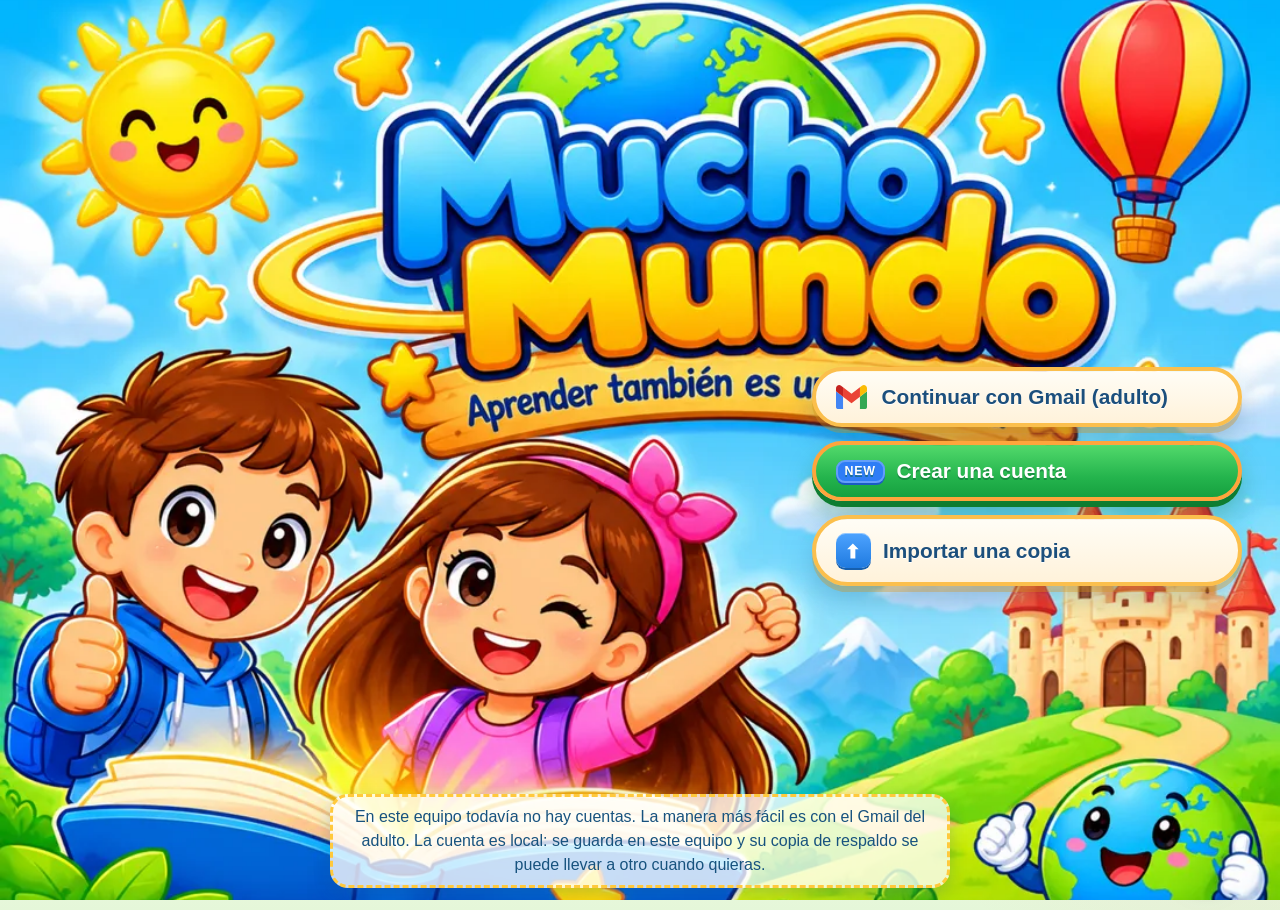
<file: index.html>
<!DOCTYPE html>
<html lang="es-CO">
  <head>
    <meta charset="UTF-8" />
    <meta name="viewport" content="width=device-width, initial-scale=1.0, viewport-fit=cover" />
    <title>Mucho Mundo — Aprende jugando 🦜</title>
    <meta
      name="description"
      content="Mucho Mundo: plataforma educativa para niños de 6 a 11 años: letras, números, materias del colegio por grados (Colombia), aventuras, misiones y un profesor virtual que te acompaña."
    />
    <link rel="manifest" href="manifest.webmanifest" />
    <meta name="theme-color" content="#06d6a0" />
    <link rel="icon" type="image/png" sizes="32x32" href="img/marca/favicon-32.png" />
    <link rel="icon" type="image/png" sizes="48x48" href="img/marca/favicon-48.png" />
    <link rel="apple-touch-icon" sizes="180x180" href="img/marca/apple-touch-icon-180.png" />
    <link rel="stylesheet" href="css/styles.css" />
<link rel="stylesheet" href="css/unidades.css" />
<link rel="stylesheet" href="css/tema-infantil.css" />
<link rel="stylesheet" href="css/mucho-mundo.css" />
<link rel="stylesheet" href="css/tema-noche.css" />
<link rel="stylesheet" href="css/responsive.css" />
    <script>
      /* Apariencia día/noche elegida por la persona (aplicamos en el
         arranque para que el fondo no parpadee) */
      try {
        document.documentElement.setAttribute(
          "data-tema",
          localStorage.getItem("webleer_tema_v1") === "noche" ? "noche" : "claro"
        );
      } catch (e) {
        document.documentElement.setAttribute("data-tema", "claro");
      }
    </script>
    <style>
      #carga-inicial{position:fixed;inset:0;z-index:9999;display:flex;flex-direction:column;align-items:center;justify-content:center;gap:18px;background:linear-gradient(180deg,#8fdcff,#e8f8ff 60%,#d9f6c6);font-family:"Trebuchet MS","Segoe UI",Verdana,sans-serif}
      #carga-inicial img{width:min(62vw,260px);height:auto;animation:cgBota 1.1s ease-in-out infinite}
      #carga-inicial b{font-size:2rem;color:#1454a2;letter-spacing:1px}
      #carga-inicial i{display:inline-block;width:14px;height:14px;margin:0 5px;border-radius:50%;animation:cgPunto 1s ease-in-out infinite}
      #carga-inicial i:nth-child(1){background:#ff6b8b}#carga-inicial i:nth-child(2){background:#ffd23f;animation-delay:.15s}#carga-inicial i:nth-child(3){background:#06d6a0;animation-delay:.3s}
      @keyframes cgBota{0%,100%{transform:translateY(0)}50%{transform:translateY(-10px)}}
      @keyframes cgPunto{0%,100%{transform:translateY(0);opacity:.55}50%{transform:translateY(-9px);opacity:1}}
      @media (prefers-reduced-motion:reduce){#carga-inicial img,#carga-inicial i{animation:none}}
      /* pantalla de carga también de noche */
      html[data-tema="noche"] #carga-inicial{background:linear-gradient(180deg,#050b1f,#0b1a3d 60%,#12275a)}
      html[data-tema="noche"] #carga-inicial b{color:#ffd97a}
    </style>
  </head>
  <body>
    <div id="carga-inicial" role="status" aria-label="Cargando Mucho Mundo"><img src="img/marca/logo-vivo-450.webp" alt="" width="260" height="258" /><span aria-hidden="true"><i></i><i></i><i></i></span></div>
    <!-- Fondo infantil: cielo, sol, nubes, montañas y garabatos animados -->
    <div class="deco-fondo" aria-hidden="true">
      <span class="deco-sol">
        <svg viewBox="0 0 120 120" width="100%" height="100%">
          <g class="deco-rayos" stroke="#ffd23f" stroke-width="8" stroke-linecap="round">
            <line x1="60" y1="4" x2="60" y2="18" />
            <line x1="60" y1="102" x2="60" y2="116" />
            <line x1="4" y1="60" x2="18" y2="60" />
            <line x1="102" y1="60" x2="116" y2="60" />
            <line x1="20" y1="20" x2="30" y2="30" />
            <line x1="90" y1="90" x2="100" y2="100" />
            <line x1="100" y1="20" x2="90" y2="30" />
            <line x1="30" y1="90" x2="20" y2="100" />
          </g>
          <circle cx="60" cy="60" r="33" fill="#ffd93b" stroke="#f7a52b" stroke-width="4" />
          <circle cx="49" cy="54" r="4.5" fill="#7a4c12" />
          <circle cx="71" cy="54" r="4.5" fill="#7a4c12" />
          <path d="M47 68 Q60 82 73 68" fill="none" stroke="#7a4c12" stroke-width="4" stroke-linecap="round" />
          <circle cx="43" cy="65" r="5.5" fill="#ff9db1" opacity="0.75" />
          <circle cx="77" cy="65" r="5.5" fill="#ff9db1" opacity="0.75" />
        </svg>
      </span>
      <span class="deco-nube n1">☁️</span>
      <span class="deco-nube n2">☁️</span>
      <span class="deco-nube n3">☁️</span>
      <span class="deco-flota f1">🎈</span>
      <span class="deco-flota f2">✏️</span>
      <span class="deco-flota f3">⭐</span>
      <span class="deco-flota f4">🌈</span>
      <span class="deco-flota f5">🖍️</span>
      <span class="deco-flota f6">🎨</span>
      <span class="deco-flota f7">🔢</span>
      <span class="deco-flota f8">🔤</span>
      <span class="deco-flota f9">🧩</span>
      <span class="deco-montanas">
        <svg viewBox="0 0 1440 220" preserveAspectRatio="none">
          <path d="M0 150 C 180 90 340 150 520 130 C 700 110 860 160 1040 132 C 1200 108 1330 150 1440 128 L1440 220 L0 220 Z" fill="#a8e6a3" opacity="0.5" />
          <path d="M0 178 C 160 132 330 182 520 166 C 720 150 900 190 1090 168 C 1260 148 1360 180 1440 166 L1440 220 L0 220 Z" fill="#86d772" opacity="0.55" />
        </svg>
      </span>
    </div>

    <!-- Barra superior: siempre en la misma posición -->
    <header class="barra-superior">
      <!-- Zona 1: volver y nombre de la app -->
      <div class="barra-izq">
        <button id="btn-inicio" class="btn-icono" title="Ir al inicio" aria-label="Ir al inicio">🏠</button>
        <div class="logo">
          <span class="logo-icone" aria-hidden="true"><img src="img/marca/emblema-240.webp" alt="" width="55" height="38" /></span>
          <span class="logo-texto">
            <span class="logo-titulo">Mucho Mundo</span>
            <span class="logo-sub">Aprende jugando</span>
          </span>
          <span class="logo-brillo" aria-hidden="true">✨</span>
        </div>
      </div>

      <!-- Botones organizados: herramientas y perfil -->
      <div class="barra-derecha">
        <div class="barra-acciones">
          <button id="btn-aventura" class="btn-icono" title="Mi aventura y mi progreso" aria-label="Mi aventura y mi progreso">🗺️</button>
          <button id="btn-aventurero" class="btn-icono" title="Mi personaje" aria-label="Mi personaje">🧑‍🚀</button>
          <button id="btn-letra" class="btn-icono" title="Cambiar la forma de las letras" aria-label="Cambiar la forma de las letras">🅰️</button>
          <button id="btn-silencio" class="btn-icono" title="Silenciar" aria-label="Activar o silenciar el sonido">🔊</button>
          <button id="btn-tema" class="btn-icono" title="Cambiar la apariencia entre día y noche" aria-label="Cambiar la apariencia entre día y noche">🌙</button>
          <button id="btn-idioma" class="btn-icono" title="Switch the interface to English" aria-label="Switch the interface to English">EN</button>
          <button id="btn-adulto" class="btn-icono" title="Área para personas adultas" aria-label="Área para personas adultas">🔧</button>
          <button id="btn-salir" class="btn-icono" title="Cerrar la sesión de la cuenta" aria-label="Cerrar la sesión de la cuenta" hidden>🚪</button>
        </div>
        <span class="barra-separador" aria-hidden="true"></span>
        <button id="btn-perfil" class="btn-perfil" title="Mi perfil" aria-label="Mi perfil">
          <span class="perfil-avatar-chico" id="btn-perfil-avatar">🦜</span>
          <span class="perfil-nombre-chico" id="btn-perfil-nombre">Perfil</span>
          <span class="perfil-flecha" aria-hidden="true">▾</span>
        </button>
        <!-- Botón de menú: solo en tablet/celular despliega el panel
             con todas las opciones de la barra (css/responsive.css) -->
        <button id="btn-menu" class="btn-icono btn-menu" title="Abrir el menú" aria-label="Abrir el menú" aria-expanded="false">☰</button>
      </div>
    </header>

    <main class="contenedor">
      <!-- INICIO -->
      <section id="pantalla-home" class="pantalla activa">
        <div id="contenido-home" class="contenido"></div>
      </section>

      <!-- PERFIL (¿quién está jugando?) -->
      <section id="pantalla-perfil" class="pantalla">
        <div id="contenido-perfil" class="contenido"></div>
      </section>

      <!-- CUENTA (iniciar sesión / respaldo del progreso) -->
      <section id="pantalla-cuenta" class="pantalla"><div id="contenido-cuenta" class="contenido"></div>
      </section>

      <!-- PANTALLAS GENÉRICAS -->
      <section id="pantalla-aprender" class="pantalla"><div id="contenido-aprender" class="contenido"></div>
      </section>
      <section id="pantalla-nivel" class="pantalla"><div id="contenido-nivel" class="contenido"></div>
      </section>
      <section id="pantalla-escuchar" class="pantalla"><div id="contenido-escuchar" class="contenido"></div>
      </section>
      <section id="pantalla-jugar" class="pantalla"><div id="contenido-jugar" class="contenido"></div>
      </section>
      <section id="pantalla-practicar" class="pantalla"><div id="contenido-practicar" class="contenido"></div>
      </section>
      <section id="pantalla-aventura" class="pantalla"><div id="contenido-aventura" class="contenido"></div>
      </section>
      <section id="pantalla-mundo" class="pantalla"><div id="contenido-mundo" class="contenido"></div>
      </section>
      <section id="pantalla-mision" class="pantalla"><div id="contenido-mision" class="contenido"></div>
      </section>
      <section id="pantalla-mascota" class="pantalla"><div id="contenido-mascota" class="contenido"></div>
      </section>
      <section id="pantalla-cultura" class="pantalla"><div id="contenido-cultura" class="contenido"></div>
      </section>
      <section id="pantalla-escape" class="pantalla"><div id="contenido-escape" class="contenido"></div>
      </section>
      <section id="pantalla-sala" class="pantalla"><div id="contenido-sala" class="contenido"></div>
      </section>
      <section id="pantalla-taller" class="pantalla"><div id="contenido-taller" class="contenido"></div>
      </section>
      <section id="pantalla-invento" class="pantalla"><div id="contenido-invento" class="contenido"></div>
      </section>
      <section id="pantalla-detective" class="pantalla"><div id="contenido-detective" class="contenido"></div>
      </section>
      <section id="pantalla-caso" class="pantalla"><div id="contenido-caso" class="contenido"></div>
      </section>
      <section id="pantalla-concurso" class="pantalla"><div id="contenido-concurso" class="contenido"></div>
      </section>
      <section id="pantalla-ronda" class="pantalla"><div id="contenido-ronda" class="contenido"></div>
      </section>
      <section id="pantalla-laboratorio" class="pantalla"><div id="contenido-laboratorio" class="contenido"></div>
      </section>
      <section id="pantalla-experimento" class="pantalla"><div id="contenido-experimento" class="contenido"></div>
      </section>
      <section id="pantalla-aventurero" class="pantalla"><div id="contenido-aventurero" class="contenido"></div>
      </section>
      <section id="pantalla-armario" class="pantalla"><div id="contenido-armario" class="contenido"></div>
      </section>
      <section id="pantalla-misiones_av" class="pantalla"><div id="contenido-misiones_av" class="contenido"></div>
      </section>
      <section id="pantalla-adulto" class="pantalla"><div id="contenido-adulto" class="contenido"></div>
      </section>

      <!-- MATERIAS Y LECCIONES (grado y materias del perfil) -->
      <section id="pantalla-grados" class="pantalla"><div id="contenido-grados" class="contenido"></div>
      </section>
      <section id="pantalla-materias" class="pantalla"><div id="contenido-materias" class="contenido"></div>
      </section>
      <section id="pantalla-materia" class="pantalla"><div id="contenido-materia" class="contenido"></div>
      </section>
      <section id="pantalla-tema" class="pantalla"><div id="contenido-tema" class="contenido"></div>
      </section>
      <section id="pantalla-repaso" class="pantalla"><div id="contenido-repaso" class="contenido"></div>
      </section>

      <!-- ACTIVIDAD -->
      <section id="pantalla-actividad" class="pantalla">
        <div class="actividad-marco">
          <div class="actividad-barra">
            <button id="btn-volver-act" class="btn-icono" title="Volver" aria-label="Volver">↩️</button>
            <h2 id="act-titulo" class="act-titulo"></h2>
            <div class="actividad-barra-derecha">
              <button id="btn-repetir" class="btn-icono" title="Escuchar otra vez" aria-label="Repetir audio">🔊</button>
              <button id="btn-ayuda" class="btn-icono" title="Ayuda" aria-label="Ayuda">❓</button>
            </div>
          </div>
          <div id="actividad-cuerpo" class="actividad-cuerpo"></div>
        </div>
      </section>
    </main>

    <!-- Personaje guía -->
    <div id="guia" role="button" tabindex="0" title="Tócame para escuchar otra vez">
      <div id="burbuja-guia" class="burbuja"></div>
      <div id="guia-svg"></div>
    </div>

    <!-- Capa de confeti -->
    <div id="confeti" aria-hidden="true"></div>

    <!-- Recompensa -->
    <div id="overlay-recompensa" class="overlay">
      <div class="caja-overlay" id="recompensa-cuerpo"></div>
    </div>

    <!-- Puerta del área adulta (PIN) -->
    <div id="overlay-adulto" class="overlay">
      <div class="caja-overlay pin-caja">
        <h2 id="pin-titulo">🔒 Área para personas adultas</h2>
        <p id="gate-msg">Escribe el PIN de 4 números.</p>
        <div class="pin-puntos" id="pin-puntos" aria-hidden="true">
          <i></i><i></i><i></i><i></i>
        </div>
        <div class="pin-teclado" id="pin-teclado"></div>
        <div class="fila-botones">
          <button id="gate-aceptar" class="btn grande primario">✅ Entrar</button>
          <button id="gate-cerrar" class="btn grande">↩️ Volver</button>
        </div>
        <button id="gate-olvido" class="btn-mini">🔑 Olvidé el PIN</button>
      </div>
    </div>

    <!-- Cuenta de usuario: clave secreta de 4 números (se usa para
         iniciar sesión en la cuenta con respaldo del progreso) -->
    <div id="overlay-cuenta" class="overlay">
      <div class="caja-overlay pin-caja">
        <div id="cte-agree" hidden></div>
        <div id="cte-zona">
          <h2 id="cte-titulo">🔑 Clave de la cuenta</h2>
          <p id="cte-msg">Escribe los 4 números de la cuenta.</p>
          <div class="pin-puntos" id="cte-puntos" aria-hidden="true">
            <i></i><i></i><i></i><i></i>
          </div>
          <div class="pin-teclado" id="cte-teclado"></div>
        </div>
        <div class="fila-botones">
          <button id="cte-aceptar" class="btn grande primario">✅ Entrar</button>
          <button id="cte-cerrar" class="btn grande">↩️ Volver</button>
        </div>
      </div>
    </div>

    <!-- Dibujar el avatar -->
    <div id="overlay-dibujo" class="overlay">
      <div class="caja-overlay dibujo-caja">
        <h2>🎨 Dibuja tu cara</h2>
        <canvas id="lienzo-avatar" width="300" height="300"></canvas>
        <div id="dibujo-colores" class="dibujo-colores"></div>
        <div class="fila-botones">
          <button id="dibujo-listo" class="btn grande primario">✅ Usar mi dibujo</button>
          <button id="dibujo-borrar" class="btn grande">🧽 Borrar todo</button>
          <button id="dibujo-cancelar" class="btn grande">↩️ Cancelar</button>
        </div>
      </div>
    </div>

    <!-- Imagen de la foto de perfil (oculta) -->
    <input id="archivo-foto" type="file" accept="image/*" hidden />

    <!-- Archivo de respaldo de cuenta (oculto; lo abren los botones importar) -->
    <input id="archivo-cuenta" type="file" accept="application/json,.json,text/plain" hidden />

    <!-- Informe para imprimir o guardar en PDF (oculto en pantalla) -->
    <div id="informe-impresion"></div>

    <script defer src="js/data.js"></script>
    <!-- Contenido DBA por grado (datos compactos que curriculo.js convierte en temas) -->
    <script defer src="js/curriculo-dba-g1.js"></script>
    <script defer src="js/curriculo-dba-g2.js"></script>
    <script defer src="js/curriculo-dba-g3.js"></script>
    <script defer src="js/curriculo-dba-g4.js"></script>
    <script defer src="js/curriculo-dba-g5.js"></script>
    <script defer src="js/curriculo.js"></script>
<script defer src="js/unidades.js"></script>
<script defer src="js/profe.js"></script>
    <script defer src="js/core.js"></script>
    <script defer src="js/cuentas.js"></script>
    <script defer src="js/activities.js"></script>
    <script defer src="js/juegos.js"></script>
    <script defer src="js/misiones.js"></script>
    <script defer src="js/mascota.js"></script>
    <script defer src="js/escape.js"></script>
    <script defer src="js/taller.js"></script>
    <script defer src="js/detective.js"></script>
    <script defer src="js/concurso.js"></script>
    <script defer src="js/laboratorio.js"></script>
    <script defer src="js/aventurero/accesorios.js"></script>
    <script defer src="js/aventurero/motor3d.js"></script>
    <script defer src="js/aventurero/gltf.js"></script>
    <script defer src="js/aventurero/modelo.js"></script>
    <script defer src="js/aventurero/personaje.js"></script>
    <script defer src="js/aventurero/misiones.js"></script>
    <script defer src="js/aventurero/progreso.js"></script>
    <script defer src="js/cultura.js"></script>
    <script defer src="js/criaturas-dibujo.js"></script>
    <script defer src="js/pipo.js"></script>
    <script defer src="js/idioma.js"></script>
    <script defer src="js/app.js"></script>
    <script defer src="js/curriculo-ui.js"></script>
<script defer src="js/materias-home.js"></script>
    <script defer src="js/tema-infantil.js"></script>
    <script defer src="js/mucho-mundo.js"></script>
    <script defer src="js/gestos.js"></script>
    <script defer src="js/kiko-vivo.js"></script>
    <script>setTimeout(function(){var c=document.getElementById("carga-inicial");if(c)c.remove()},9000)</script>
  </body>
</html>
</file>
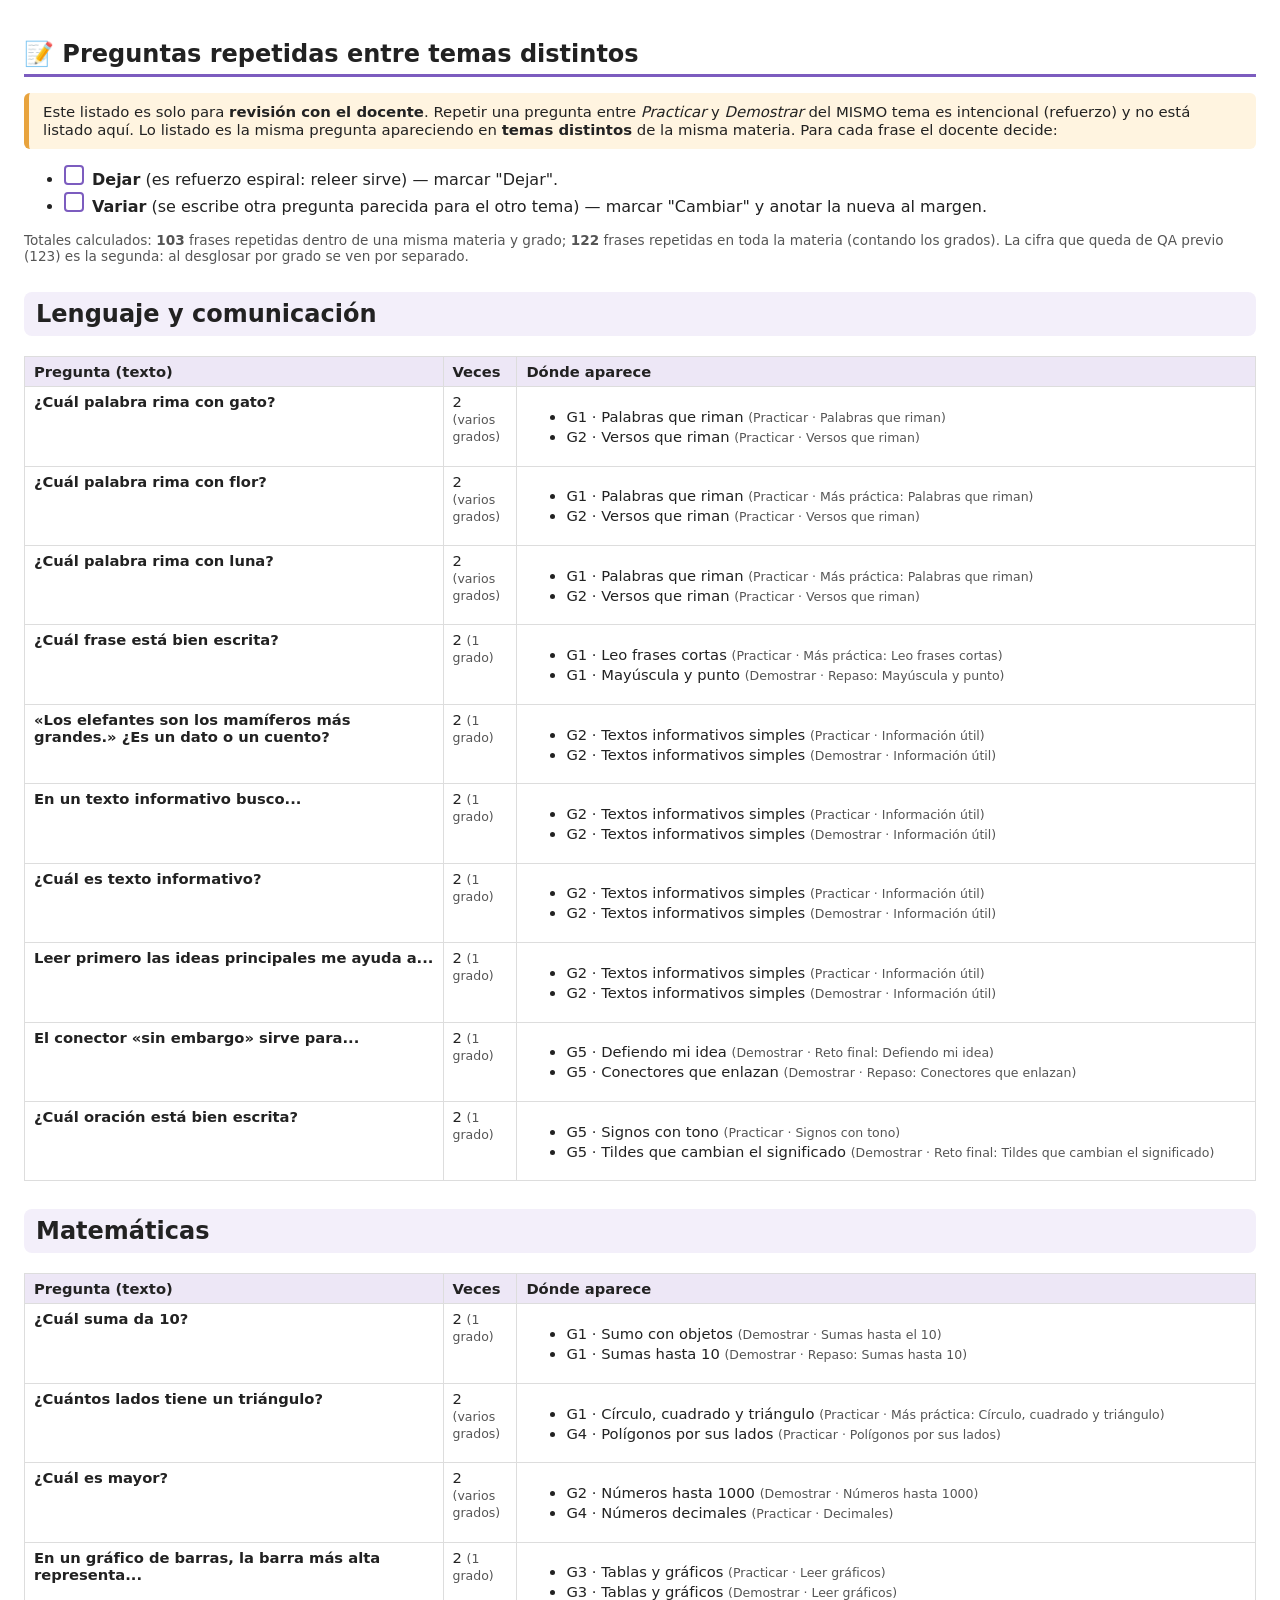
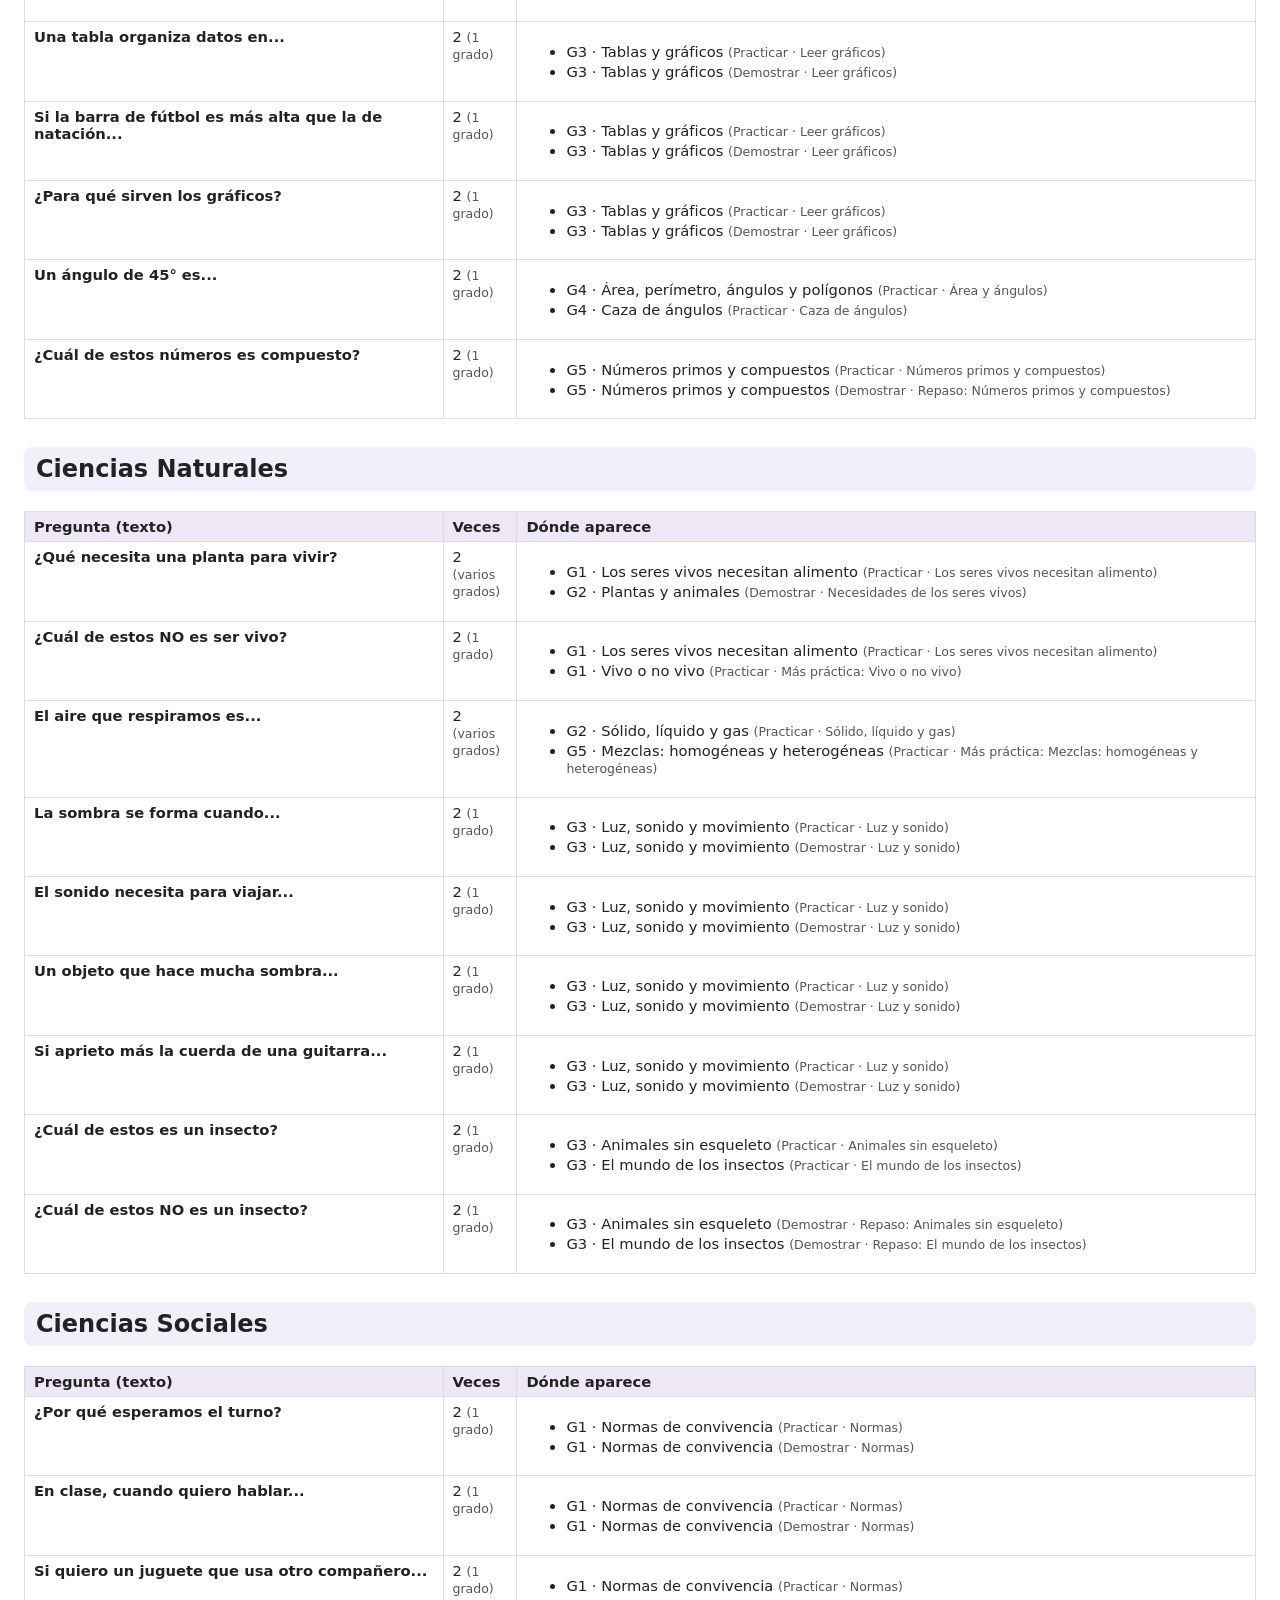
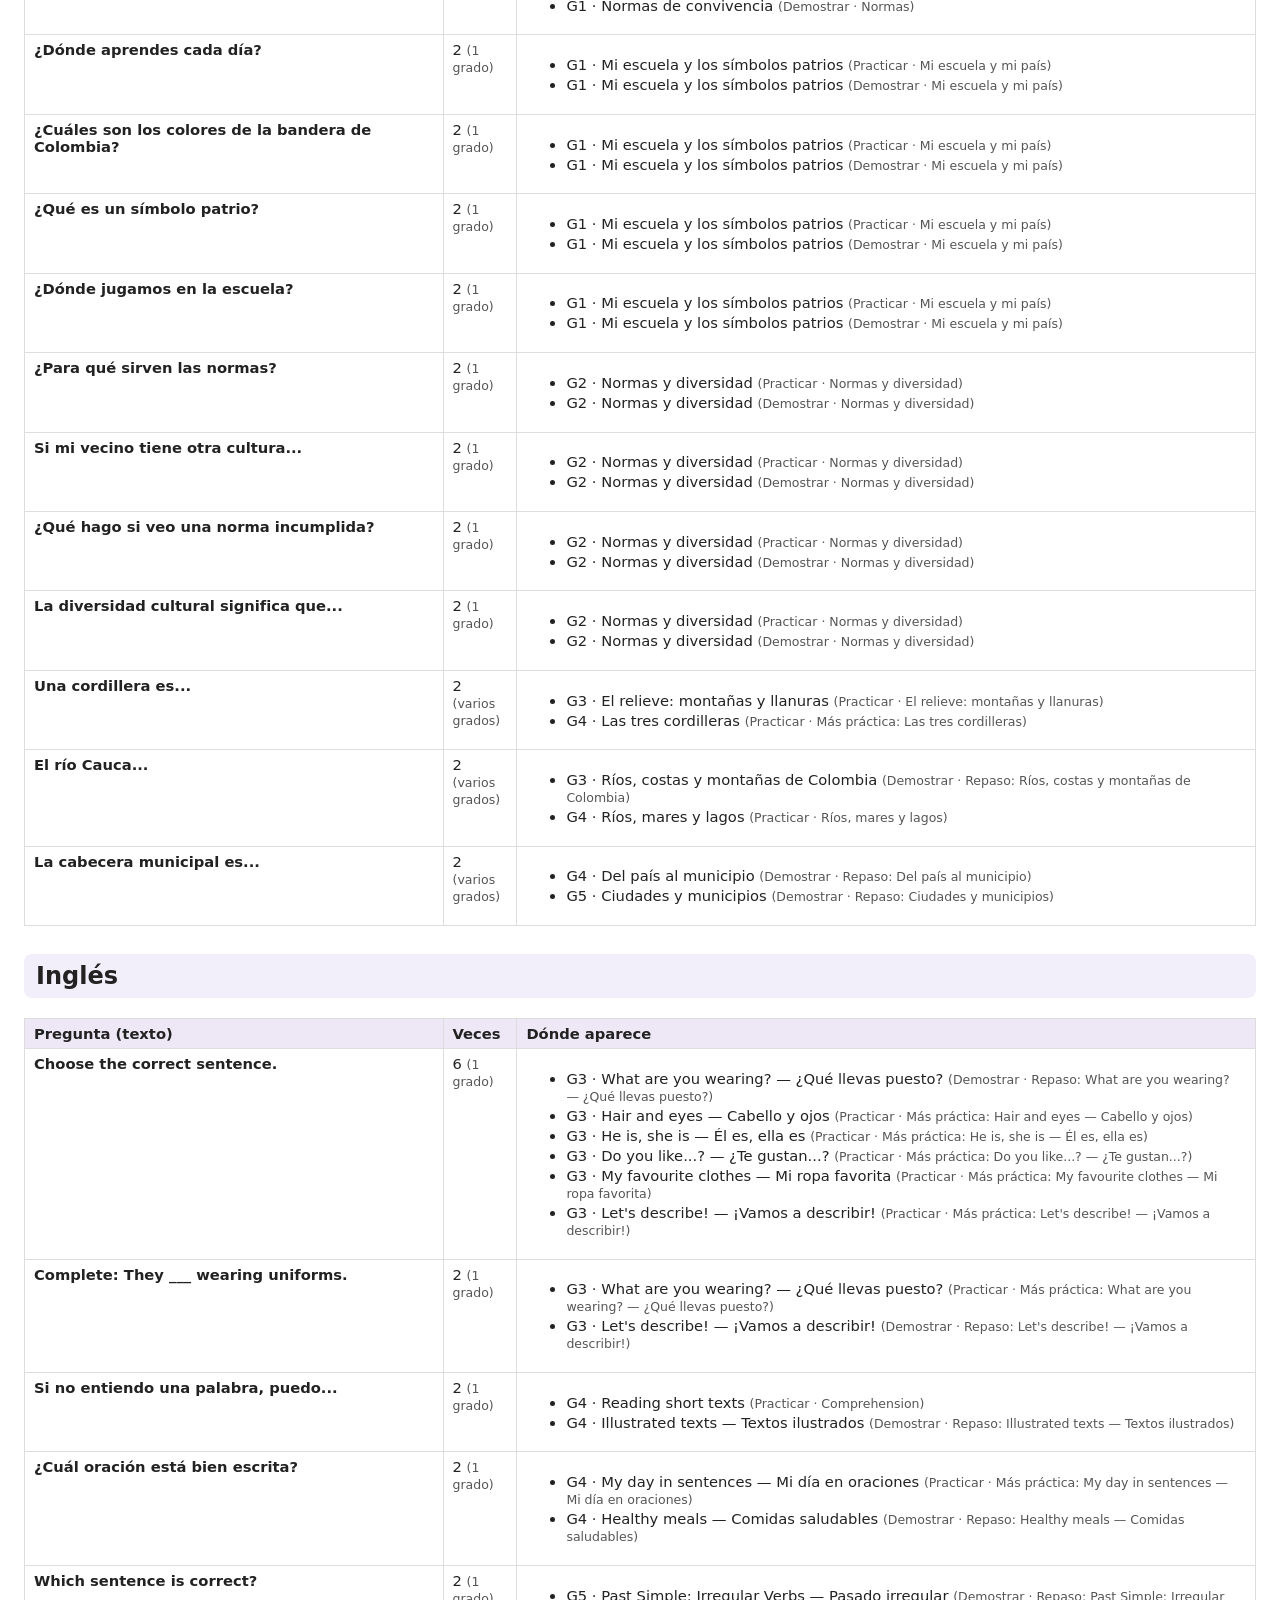
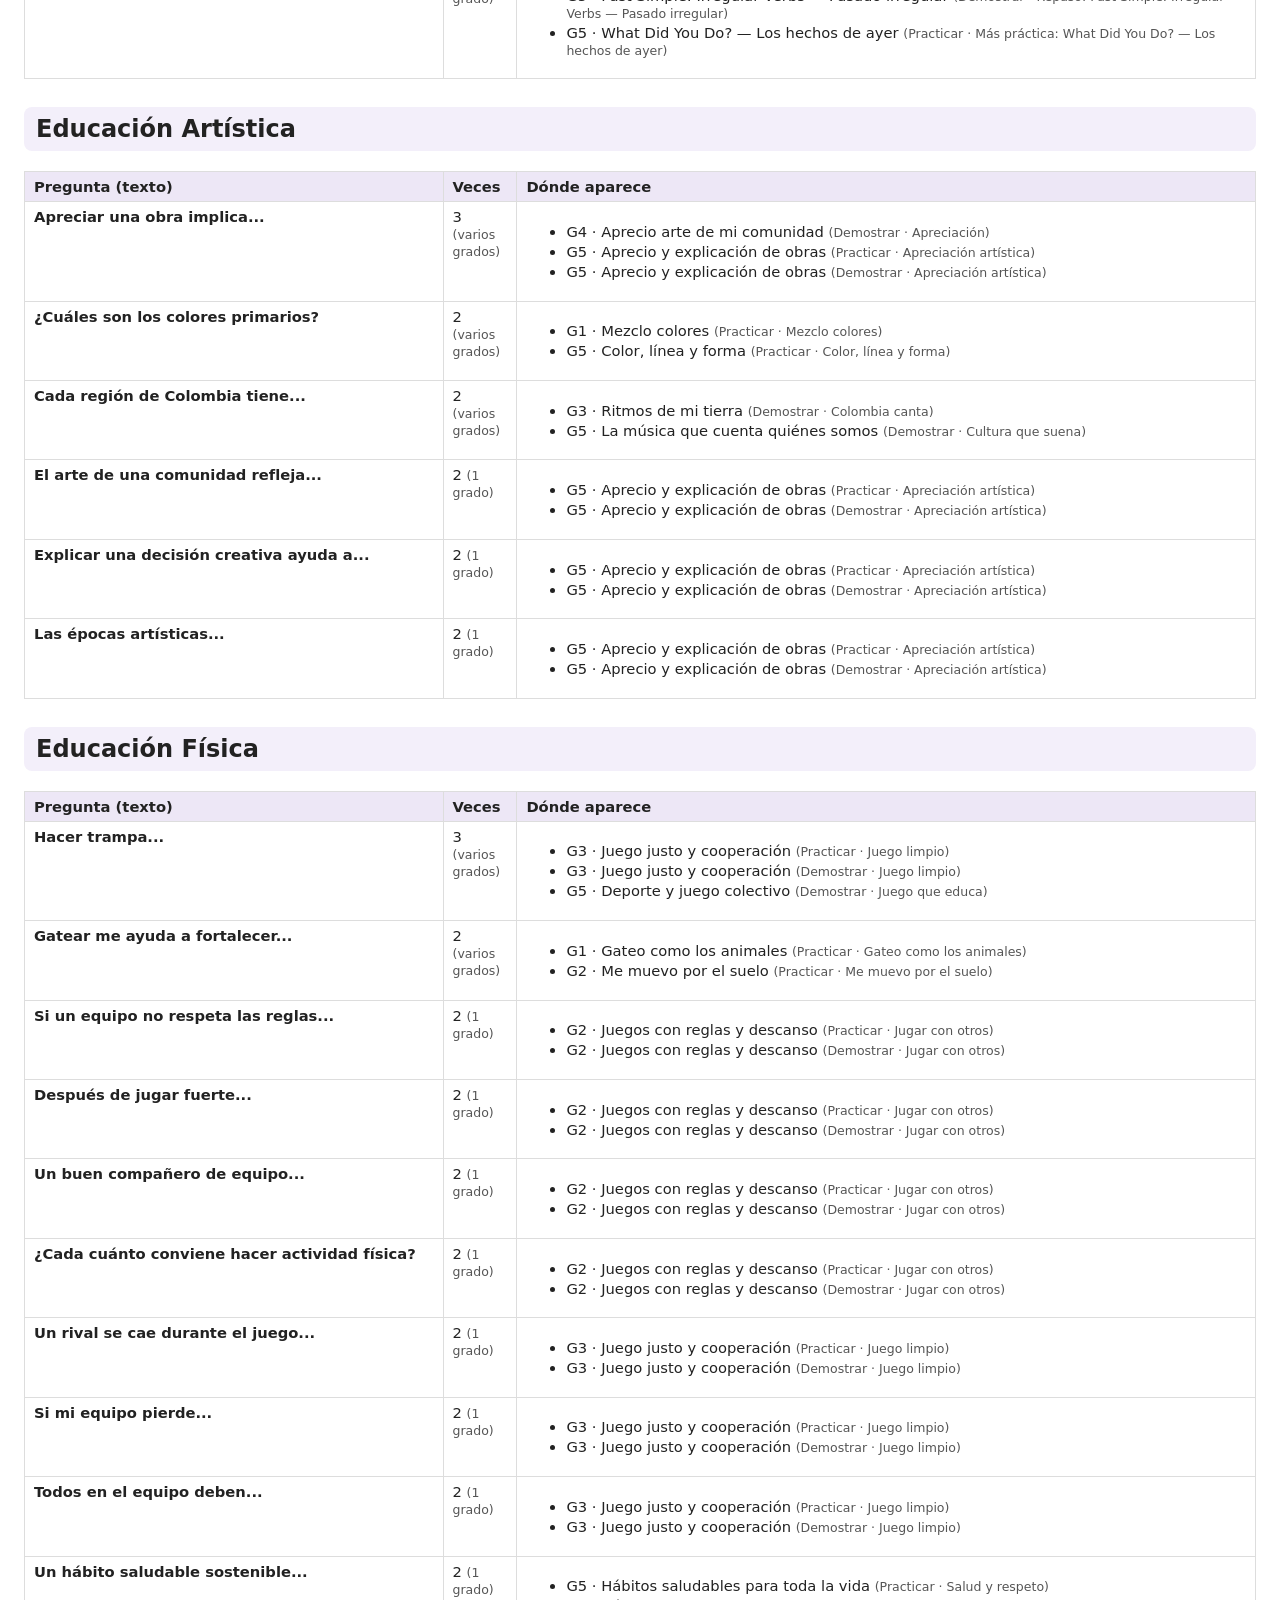
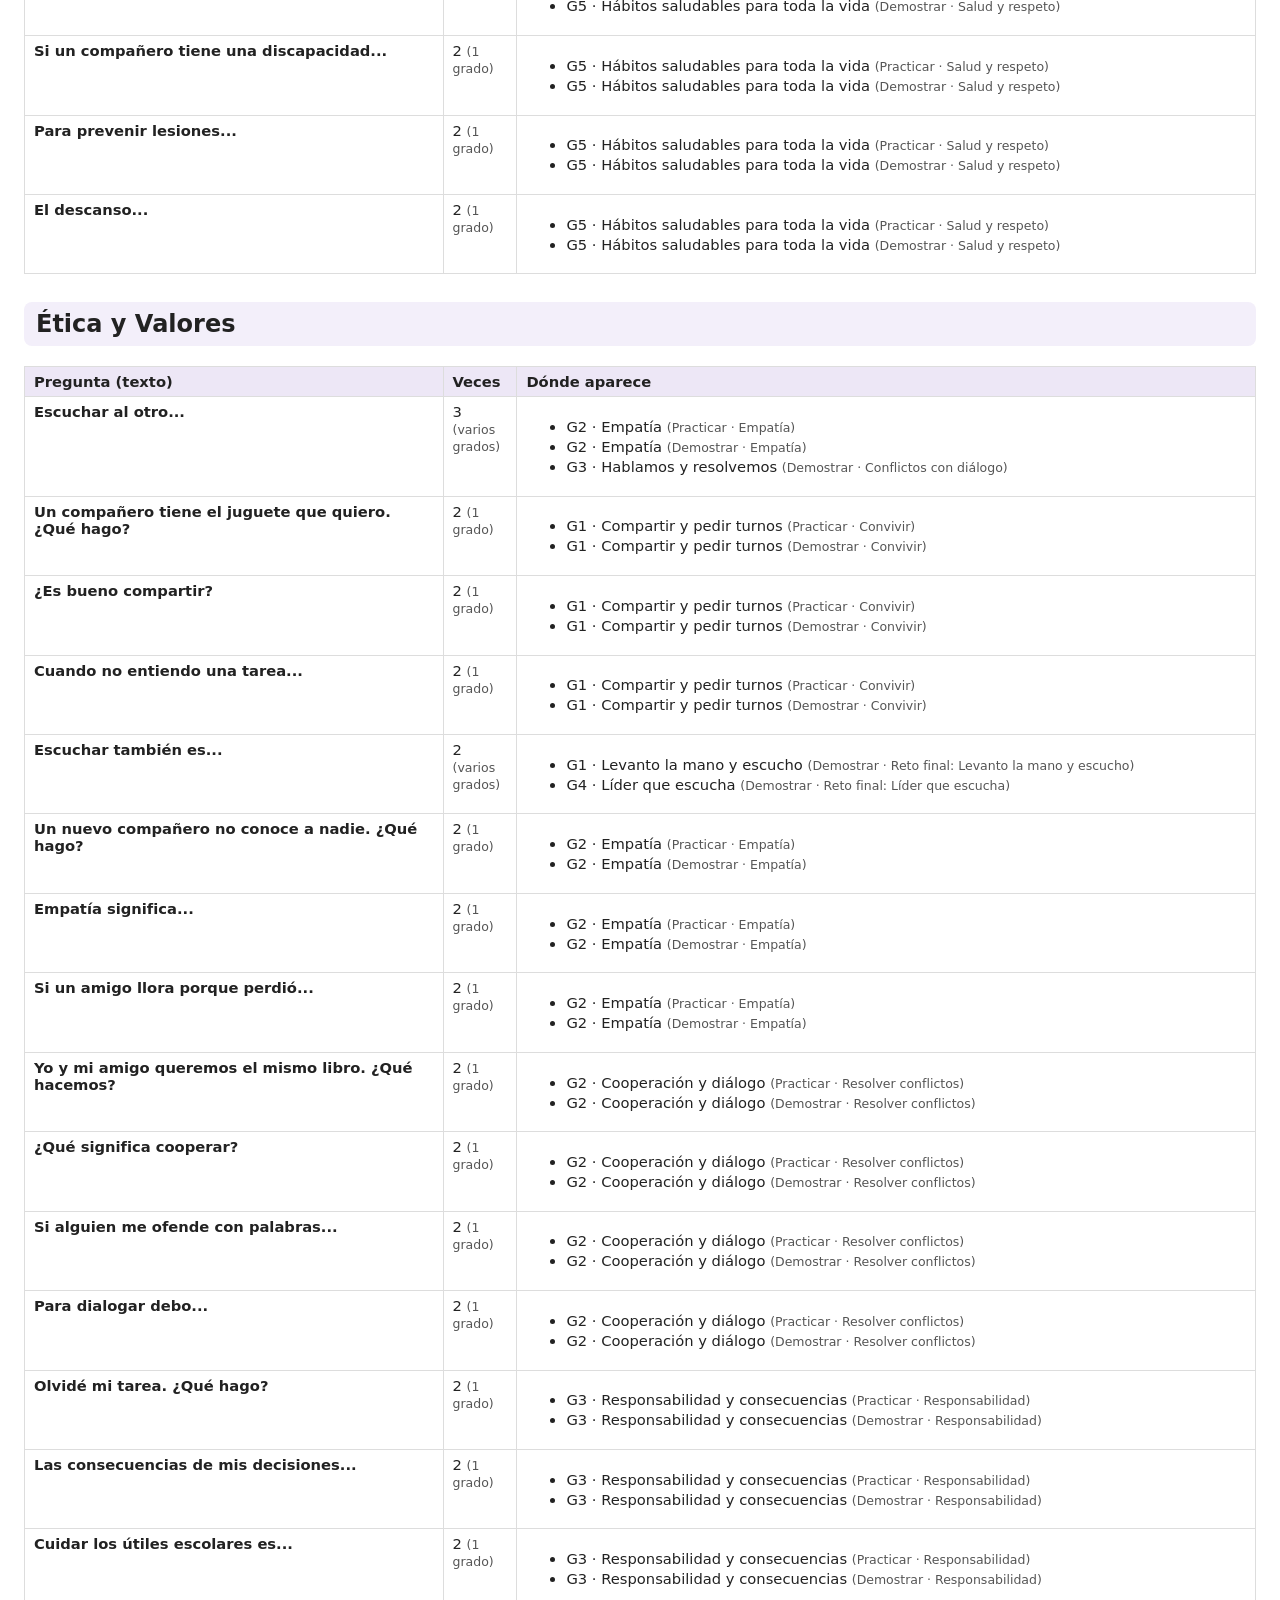
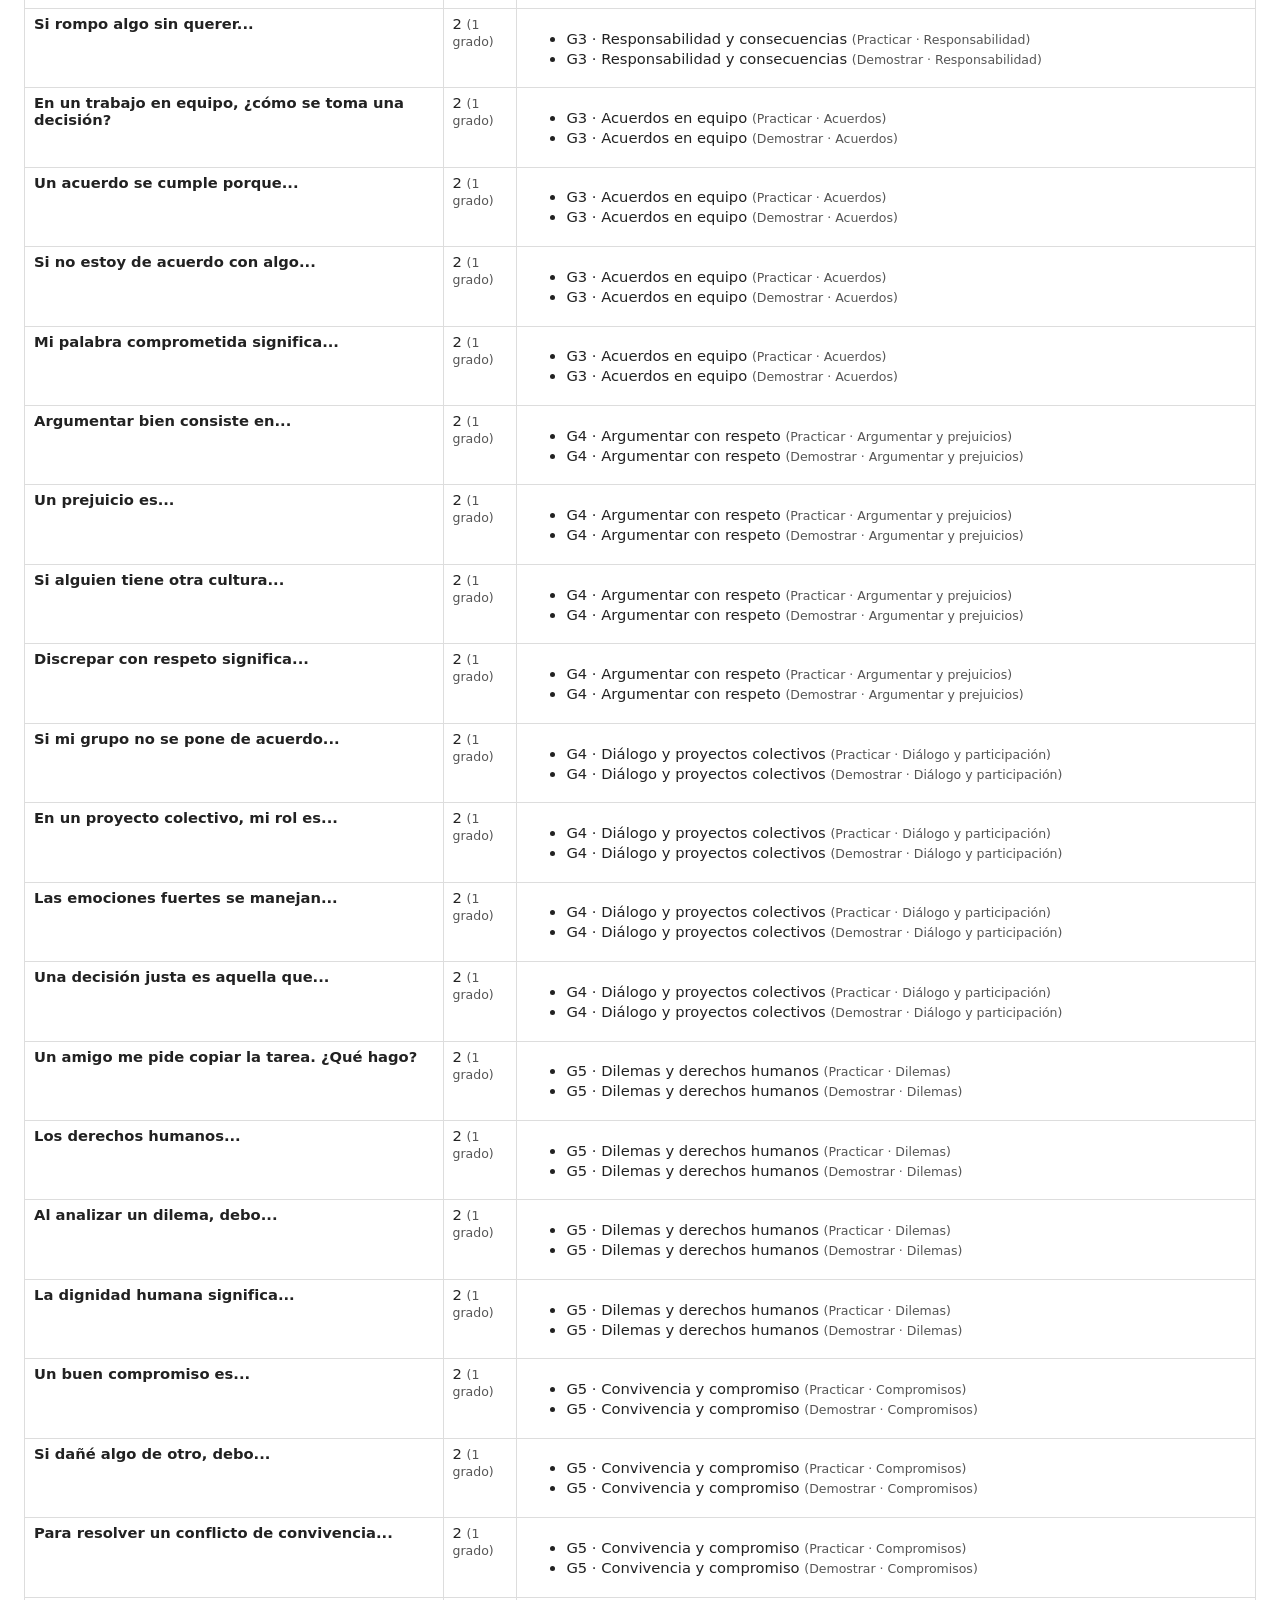
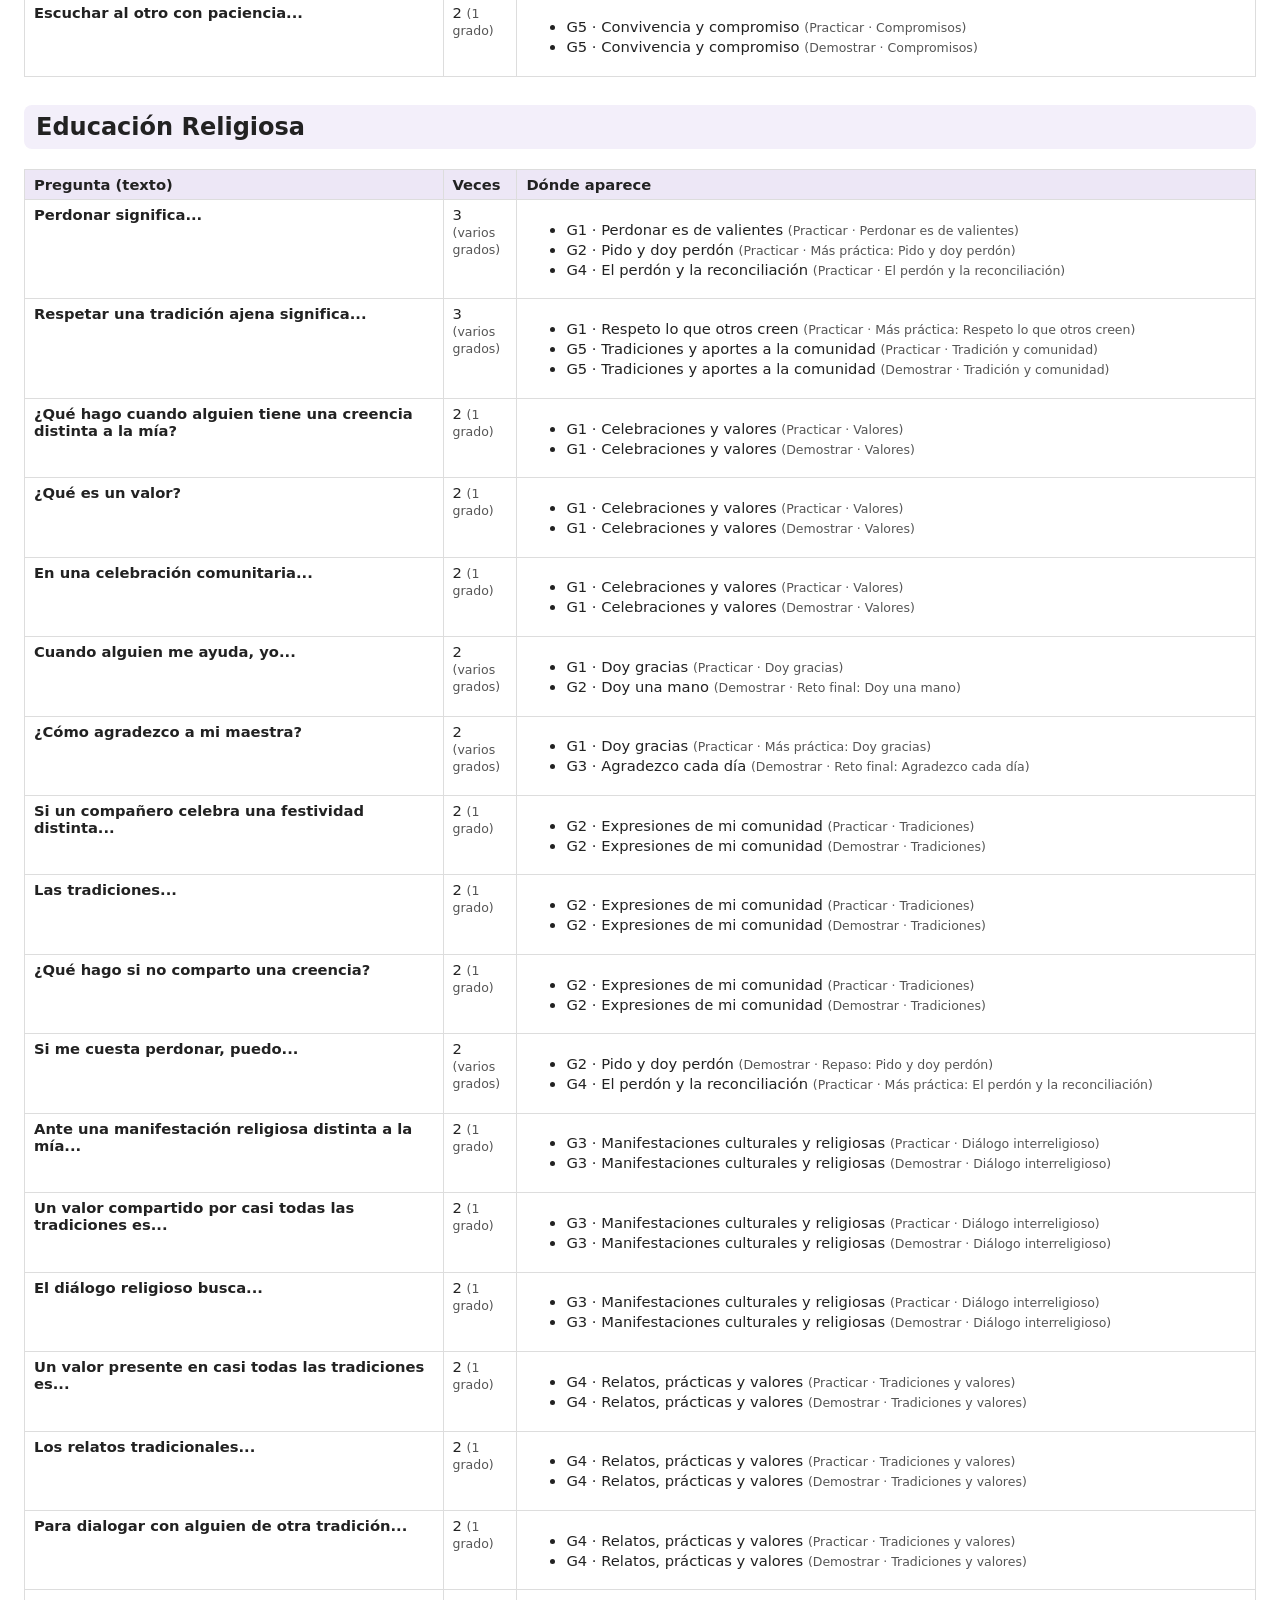
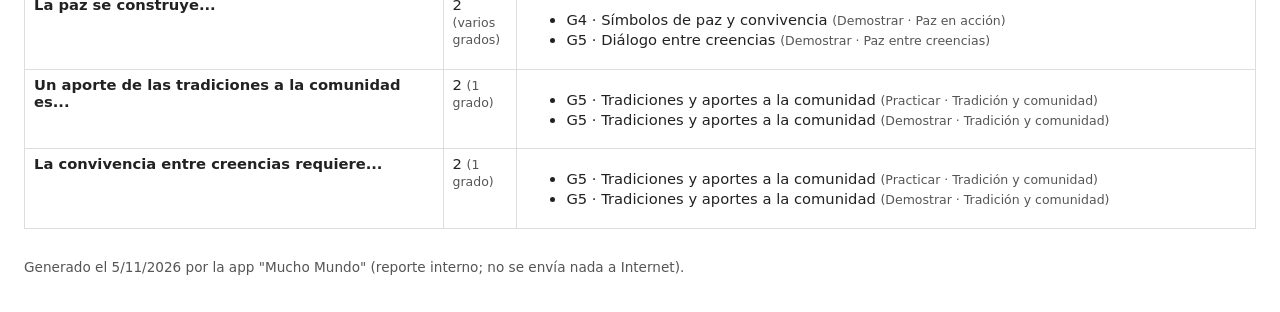
<file: reportes-docente/reporte-duplicados.html>
<!DOCTYPE html><html lang="es"><head><meta charset="utf-8">
<meta name="viewport" content="width=device-width, initial-scale=1">
<title>Preguntas repetidas entre temas — revisión docente</title><style>
body{font-family:Segoe UI,system-ui,sans-serif;color:#222;margin:0;padding:24px;background:#fff}
h1{font-size:1.5em;border-bottom:3px solid #7c5cbf;padding-bottom:6px}
h2{background:#f3effa;padding:8px 12px;border-radius:8px;margin-top:28px}
h3{margin:18px 0 6px}
table{border-collapse:collapse;width:100%;font-size:.92em}
th,td{border:1px solid #ddd;padding:6px 9px;text-align:left;vertical-align:top}
th{background:#ede7f6}
.frase{font-weight:600}
.sur{color:#555;font-size:.85em}
.chk{display:inline-block;width:1em;height:1em;border:2px solid #7c5cbf;border-radius:4px;margin-right:8px}
.aviso{background:#fff4e0;border-left:5px solid #e8a33d;padding:10px 14px;border-radius:6px;font-size:.93em}
li{margin:3px 0}
@media print{body{padding:0}h2{page-break-after:avoid}.bloque{break-inside:avoid}}
</style></head><body><h1>📝 Preguntas repetidas entre temas distintos</h1>
<p class="aviso">Este listado es solo para <b>revisión con el docente</b>. Repetir una pregunta entre <i>Practicar</i> y <i>Demostrar</i> del MISMO tema es intencional (refuerzo) y no está listado aquí. Lo listado es la misma pregunta apareciendo en <b>temas distintos</b> de la misma materia. Para cada frase el docente decide:</p>
<ul><li><span class="chk"></span><b>Dejar</b> (es refuerzo espiral: releer sirve) — marcar "Dejar".</li><li><span class="chk"></span><b>Variar</b> (se escribe otra pregunta parecida para el otro tema) — marcar "Cambiar" y anotar la nueva al margen.</li></ul>
<p class="sur">Totales calculados: <b>103</b> frases repetidas dentro de una misma materia y grado; <b>122</b> frases repetidas en toda la materia (contando los grados). La cifra que queda de QA previo (123) es la segunda: al desglosar por grado se ven por separado.</p><h2>Lenguaje y comunicación</h2><table><tr><th style="width:34%">Pregunta (texto)</th><th style="width:6%">Veces</th><th>Dónde aparece</th></tr><tr class="bloque"><td class="frase">¿Cuál palabra rima con gato?</td><td>2 <span class="sur">(varios grados)</span></td><td><ul><li>G1 · Palabras que riman <span class="sur">(Practicar · Palabras que riman)</span></li><li>G2 · Versos que riman <span class="sur">(Practicar · Versos que riman)</span></li></ul></td></tr><tr class="bloque"><td class="frase">¿Cuál palabra rima con flor?</td><td>2 <span class="sur">(varios grados)</span></td><td><ul><li>G1 · Palabras que riman <span class="sur">(Practicar · Más práctica: Palabras que riman)</span></li><li>G2 · Versos que riman <span class="sur">(Practicar · Versos que riman)</span></li></ul></td></tr><tr class="bloque"><td class="frase">¿Cuál palabra rima con luna?</td><td>2 <span class="sur">(varios grados)</span></td><td><ul><li>G1 · Palabras que riman <span class="sur">(Practicar · Más práctica: Palabras que riman)</span></li><li>G2 · Versos que riman <span class="sur">(Practicar · Versos que riman)</span></li></ul></td></tr><tr class="bloque"><td class="frase">¿Cuál frase está bien escrita?</td><td>2 <span class="sur">(1 grado)</span></td><td><ul><li>G1 · Leo frases cortas <span class="sur">(Practicar · Más práctica: Leo frases cortas)</span></li><li>G1 · Mayúscula y punto <span class="sur">(Demostrar · Repaso: Mayúscula y punto)</span></li></ul></td></tr><tr class="bloque"><td class="frase">«Los elefantes son los mamíferos más grandes.» ¿Es un dato o un cuento?</td><td>2 <span class="sur">(1 grado)</span></td><td><ul><li>G2 · Textos informativos simples <span class="sur">(Practicar · Información útil)</span></li><li>G2 · Textos informativos simples <span class="sur">(Demostrar · Información útil)</span></li></ul></td></tr><tr class="bloque"><td class="frase">En un texto informativo busco...</td><td>2 <span class="sur">(1 grado)</span></td><td><ul><li>G2 · Textos informativos simples <span class="sur">(Practicar · Información útil)</span></li><li>G2 · Textos informativos simples <span class="sur">(Demostrar · Información útil)</span></li></ul></td></tr><tr class="bloque"><td class="frase">¿Cuál es texto informativo?</td><td>2 <span class="sur">(1 grado)</span></td><td><ul><li>G2 · Textos informativos simples <span class="sur">(Practicar · Información útil)</span></li><li>G2 · Textos informativos simples <span class="sur">(Demostrar · Información útil)</span></li></ul></td></tr><tr class="bloque"><td class="frase">Leer primero las ideas principales me ayuda a...</td><td>2 <span class="sur">(1 grado)</span></td><td><ul><li>G2 · Textos informativos simples <span class="sur">(Practicar · Información útil)</span></li><li>G2 · Textos informativos simples <span class="sur">(Demostrar · Información útil)</span></li></ul></td></tr><tr class="bloque"><td class="frase">El conector «sin embargo» sirve para...</td><td>2 <span class="sur">(1 grado)</span></td><td><ul><li>G5 · Defiendo mi idea <span class="sur">(Demostrar · Reto final: Defiendo mi idea)</span></li><li>G5 · Conectores que enlazan <span class="sur">(Demostrar · Repaso: Conectores que enlazan)</span></li></ul></td></tr><tr class="bloque"><td class="frase">¿Cuál oración está bien escrita?</td><td>2 <span class="sur">(1 grado)</span></td><td><ul><li>G5 · Signos con tono <span class="sur">(Practicar · Signos con tono)</span></li><li>G5 · Tildes que cambian el significado <span class="sur">(Demostrar · Reto final: Tildes que cambian el significado)</span></li></ul></td></tr></table><h2>Matemáticas</h2><table><tr><th style="width:34%">Pregunta (texto)</th><th style="width:6%">Veces</th><th>Dónde aparece</th></tr><tr class="bloque"><td class="frase">¿Cuál suma da 10?</td><td>2 <span class="sur">(1 grado)</span></td><td><ul><li>G1 · Sumo con objetos <span class="sur">(Demostrar · Sumas hasta el 10)</span></li><li>G1 · Sumas hasta 10 <span class="sur">(Demostrar · Repaso: Sumas hasta 10)</span></li></ul></td></tr><tr class="bloque"><td class="frase">¿Cuántos lados tiene un triángulo?</td><td>2 <span class="sur">(varios grados)</span></td><td><ul><li>G1 · Círculo, cuadrado y triángulo <span class="sur">(Practicar · Más práctica: Círculo, cuadrado y triángulo)</span></li><li>G4 · Polígonos por sus lados <span class="sur">(Practicar · Polígonos por sus lados)</span></li></ul></td></tr><tr class="bloque"><td class="frase">¿Cuál es mayor?</td><td>2 <span class="sur">(varios grados)</span></td><td><ul><li>G2 · Números hasta 1000 <span class="sur">(Demostrar · Números hasta 1000)</span></li><li>G4 · Números decimales <span class="sur">(Practicar · Decimales)</span></li></ul></td></tr><tr class="bloque"><td class="frase">En un gráfico de barras, la barra más alta representa...</td><td>2 <span class="sur">(1 grado)</span></td><td><ul><li>G3 · Tablas y gráficos <span class="sur">(Practicar · Leer gráficos)</span></li><li>G3 · Tablas y gráficos <span class="sur">(Demostrar · Leer gráficos)</span></li></ul></td></tr><tr class="bloque"><td class="frase">Una tabla organiza datos en...</td><td>2 <span class="sur">(1 grado)</span></td><td><ul><li>G3 · Tablas y gráficos <span class="sur">(Practicar · Leer gráficos)</span></li><li>G3 · Tablas y gráficos <span class="sur">(Demostrar · Leer gráficos)</span></li></ul></td></tr><tr class="bloque"><td class="frase">Si la barra de fútbol es más alta que la de natación...</td><td>2 <span class="sur">(1 grado)</span></td><td><ul><li>G3 · Tablas y gráficos <span class="sur">(Practicar · Leer gráficos)</span></li><li>G3 · Tablas y gráficos <span class="sur">(Demostrar · Leer gráficos)</span></li></ul></td></tr><tr class="bloque"><td class="frase">¿Para qué sirven los gráficos?</td><td>2 <span class="sur">(1 grado)</span></td><td><ul><li>G3 · Tablas y gráficos <span class="sur">(Practicar · Leer gráficos)</span></li><li>G3 · Tablas y gráficos <span class="sur">(Demostrar · Leer gráficos)</span></li></ul></td></tr><tr class="bloque"><td class="frase">Un ángulo de 45° es...</td><td>2 <span class="sur">(1 grado)</span></td><td><ul><li>G4 · Área, perímetro, ángulos y polígonos <span class="sur">(Practicar · Área y ángulos)</span></li><li>G4 · Caza de ángulos <span class="sur">(Practicar · Caza de ángulos)</span></li></ul></td></tr><tr class="bloque"><td class="frase">¿Cuál de estos números es compuesto?</td><td>2 <span class="sur">(1 grado)</span></td><td><ul><li>G5 · Números primos y compuestos <span class="sur">(Practicar · Números primos y compuestos)</span></li><li>G5 · Números primos y compuestos <span class="sur">(Demostrar · Repaso: Números primos y compuestos)</span></li></ul></td></tr></table><h2>Ciencias Naturales</h2><table><tr><th style="width:34%">Pregunta (texto)</th><th style="width:6%">Veces</th><th>Dónde aparece</th></tr><tr class="bloque"><td class="frase">¿Qué necesita una planta para vivir?</td><td>2 <span class="sur">(varios grados)</span></td><td><ul><li>G1 · Los seres vivos necesitan alimento <span class="sur">(Practicar · Los seres vivos necesitan alimento)</span></li><li>G2 · Plantas y animales <span class="sur">(Demostrar · Necesidades de los seres vivos)</span></li></ul></td></tr><tr class="bloque"><td class="frase">¿Cuál de estos NO es ser vivo?</td><td>2 <span class="sur">(1 grado)</span></td><td><ul><li>G1 · Los seres vivos necesitan alimento <span class="sur">(Practicar · Los seres vivos necesitan alimento)</span></li><li>G1 · Vivo o no vivo <span class="sur">(Practicar · Más práctica: Vivo o no vivo)</span></li></ul></td></tr><tr class="bloque"><td class="frase">El aire que respiramos es...</td><td>2 <span class="sur">(varios grados)</span></td><td><ul><li>G2 · Sólido, líquido y gas <span class="sur">(Practicar · Sólido, líquido y gas)</span></li><li>G5 · Mezclas: homogéneas y heterogéneas <span class="sur">(Practicar · Más práctica: Mezclas: homogéneas y heterogéneas)</span></li></ul></td></tr><tr class="bloque"><td class="frase">La sombra se forma cuando...</td><td>2 <span class="sur">(1 grado)</span></td><td><ul><li>G3 · Luz, sonido y movimiento <span class="sur">(Practicar · Luz y sonido)</span></li><li>G3 · Luz, sonido y movimiento <span class="sur">(Demostrar · Luz y sonido)</span></li></ul></td></tr><tr class="bloque"><td class="frase">El sonido necesita para viajar...</td><td>2 <span class="sur">(1 grado)</span></td><td><ul><li>G3 · Luz, sonido y movimiento <span class="sur">(Practicar · Luz y sonido)</span></li><li>G3 · Luz, sonido y movimiento <span class="sur">(Demostrar · Luz y sonido)</span></li></ul></td></tr><tr class="bloque"><td class="frase">Un objeto que hace mucha sombra...</td><td>2 <span class="sur">(1 grado)</span></td><td><ul><li>G3 · Luz, sonido y movimiento <span class="sur">(Practicar · Luz y sonido)</span></li><li>G3 · Luz, sonido y movimiento <span class="sur">(Demostrar · Luz y sonido)</span></li></ul></td></tr><tr class="bloque"><td class="frase">Si aprieto más la cuerda de una guitarra...</td><td>2 <span class="sur">(1 grado)</span></td><td><ul><li>G3 · Luz, sonido y movimiento <span class="sur">(Practicar · Luz y sonido)</span></li><li>G3 · Luz, sonido y movimiento <span class="sur">(Demostrar · Luz y sonido)</span></li></ul></td></tr><tr class="bloque"><td class="frase">¿Cuál de estos es un insecto?</td><td>2 <span class="sur">(1 grado)</span></td><td><ul><li>G3 · Animales sin esqueleto <span class="sur">(Practicar · Animales sin esqueleto)</span></li><li>G3 · El mundo de los insectos <span class="sur">(Practicar · El mundo de los insectos)</span></li></ul></td></tr><tr class="bloque"><td class="frase">¿Cuál de estos NO es un insecto?</td><td>2 <span class="sur">(1 grado)</span></td><td><ul><li>G3 · Animales sin esqueleto <span class="sur">(Demostrar · Repaso: Animales sin esqueleto)</span></li><li>G3 · El mundo de los insectos <span class="sur">(Demostrar · Repaso: El mundo de los insectos)</span></li></ul></td></tr></table><h2>Ciencias Sociales</h2><table><tr><th style="width:34%">Pregunta (texto)</th><th style="width:6%">Veces</th><th>Dónde aparece</th></tr><tr class="bloque"><td class="frase">¿Por qué esperamos el turno?</td><td>2 <span class="sur">(1 grado)</span></td><td><ul><li>G1 · Normas de convivencia <span class="sur">(Practicar · Normas)</span></li><li>G1 · Normas de convivencia <span class="sur">(Demostrar · Normas)</span></li></ul></td></tr><tr class="bloque"><td class="frase">En clase, cuando quiero hablar...</td><td>2 <span class="sur">(1 grado)</span></td><td><ul><li>G1 · Normas de convivencia <span class="sur">(Practicar · Normas)</span></li><li>G1 · Normas de convivencia <span class="sur">(Demostrar · Normas)</span></li></ul></td></tr><tr class="bloque"><td class="frase">Si quiero un juguete que usa otro compañero...</td><td>2 <span class="sur">(1 grado)</span></td><td><ul><li>G1 · Normas de convivencia <span class="sur">(Practicar · Normas)</span></li><li>G1 · Normas de convivencia <span class="sur">(Demostrar · Normas)</span></li></ul></td></tr><tr class="bloque"><td class="frase">¿Dónde aprendes cada día?</td><td>2 <span class="sur">(1 grado)</span></td><td><ul><li>G1 · Mi escuela y los símbolos patrios <span class="sur">(Practicar · Mi escuela y mi país)</span></li><li>G1 · Mi escuela y los símbolos patrios <span class="sur">(Demostrar · Mi escuela y mi país)</span></li></ul></td></tr><tr class="bloque"><td class="frase">¿Cuáles son los colores de la bandera de Colombia?</td><td>2 <span class="sur">(1 grado)</span></td><td><ul><li>G1 · Mi escuela y los símbolos patrios <span class="sur">(Practicar · Mi escuela y mi país)</span></li><li>G1 · Mi escuela y los símbolos patrios <span class="sur">(Demostrar · Mi escuela y mi país)</span></li></ul></td></tr><tr class="bloque"><td class="frase">¿Qué es un símbolo patrio?</td><td>2 <span class="sur">(1 grado)</span></td><td><ul><li>G1 · Mi escuela y los símbolos patrios <span class="sur">(Practicar · Mi escuela y mi país)</span></li><li>G1 · Mi escuela y los símbolos patrios <span class="sur">(Demostrar · Mi escuela y mi país)</span></li></ul></td></tr><tr class="bloque"><td class="frase">¿Dónde jugamos en la escuela?</td><td>2 <span class="sur">(1 grado)</span></td><td><ul><li>G1 · Mi escuela y los símbolos patrios <span class="sur">(Practicar · Mi escuela y mi país)</span></li><li>G1 · Mi escuela y los símbolos patrios <span class="sur">(Demostrar · Mi escuela y mi país)</span></li></ul></td></tr><tr class="bloque"><td class="frase">¿Para qué sirven las normas?</td><td>2 <span class="sur">(1 grado)</span></td><td><ul><li>G2 · Normas y diversidad <span class="sur">(Practicar · Normas y diversidad)</span></li><li>G2 · Normas y diversidad <span class="sur">(Demostrar · Normas y diversidad)</span></li></ul></td></tr><tr class="bloque"><td class="frase">Si mi vecino tiene otra cultura...</td><td>2 <span class="sur">(1 grado)</span></td><td><ul><li>G2 · Normas y diversidad <span class="sur">(Practicar · Normas y diversidad)</span></li><li>G2 · Normas y diversidad <span class="sur">(Demostrar · Normas y diversidad)</span></li></ul></td></tr><tr class="bloque"><td class="frase">¿Qué hago si veo una norma incumplida?</td><td>2 <span class="sur">(1 grado)</span></td><td><ul><li>G2 · Normas y diversidad <span class="sur">(Practicar · Normas y diversidad)</span></li><li>G2 · Normas y diversidad <span class="sur">(Demostrar · Normas y diversidad)</span></li></ul></td></tr><tr class="bloque"><td class="frase">La diversidad cultural significa que...</td><td>2 <span class="sur">(1 grado)</span></td><td><ul><li>G2 · Normas y diversidad <span class="sur">(Practicar · Normas y diversidad)</span></li><li>G2 · Normas y diversidad <span class="sur">(Demostrar · Normas y diversidad)</span></li></ul></td></tr><tr class="bloque"><td class="frase">Una cordillera es...</td><td>2 <span class="sur">(varios grados)</span></td><td><ul><li>G3 · El relieve: montañas y llanuras <span class="sur">(Practicar · El relieve: montañas y llanuras)</span></li><li>G4 · Las tres cordilleras <span class="sur">(Practicar · Más práctica: Las tres cordilleras)</span></li></ul></td></tr><tr class="bloque"><td class="frase">El río Cauca...</td><td>2 <span class="sur">(varios grados)</span></td><td><ul><li>G3 · Ríos, costas y montañas de Colombia <span class="sur">(Demostrar · Repaso: Ríos, costas y montañas de Colombia)</span></li><li>G4 · Ríos, mares y lagos <span class="sur">(Practicar · Ríos, mares y lagos)</span></li></ul></td></tr><tr class="bloque"><td class="frase">La cabecera municipal es...</td><td>2 <span class="sur">(varios grados)</span></td><td><ul><li>G4 · Del país al municipio <span class="sur">(Demostrar · Repaso: Del país al municipio)</span></li><li>G5 · Ciudades y municipios <span class="sur">(Demostrar · Repaso: Ciudades y municipios)</span></li></ul></td></tr></table><h2>Inglés</h2><table><tr><th style="width:34%">Pregunta (texto)</th><th style="width:6%">Veces</th><th>Dónde aparece</th></tr><tr class="bloque"><td class="frase">Choose the correct sentence.</td><td>6 <span class="sur">(1 grado)</span></td><td><ul><li>G3 · What are you wearing? — ¿Qué llevas puesto? <span class="sur">(Demostrar · Repaso: What are you wearing? — ¿Qué llevas puesto?)</span></li><li>G3 · Hair and eyes — Cabello y ojos <span class="sur">(Practicar · Más práctica: Hair and eyes — Cabello y ojos)</span></li><li>G3 · He is, she is — Él es, ella es <span class="sur">(Practicar · Más práctica: He is, she is — Él es, ella es)</span></li><li>G3 · Do you like...? — ¿Te gustan...? <span class="sur">(Practicar · Más práctica: Do you like...? — ¿Te gustan...?)</span></li><li>G3 · My favourite clothes — Mi ropa favorita <span class="sur">(Practicar · Más práctica: My favourite clothes — Mi ropa favorita)</span></li><li>G3 · Let's describe! — ¡Vamos a describir! <span class="sur">(Practicar · Más práctica: Let's describe! — ¡Vamos a describir!)</span></li></ul></td></tr><tr class="bloque"><td class="frase">Complete: They ___ wearing uniforms.</td><td>2 <span class="sur">(1 grado)</span></td><td><ul><li>G3 · What are you wearing? — ¿Qué llevas puesto? <span class="sur">(Practicar · Más práctica: What are you wearing? — ¿Qué llevas puesto?)</span></li><li>G3 · Let's describe! — ¡Vamos a describir! <span class="sur">(Demostrar · Repaso: Let's describe! — ¡Vamos a describir!)</span></li></ul></td></tr><tr class="bloque"><td class="frase">Si no entiendo una palabra, puedo...</td><td>2 <span class="sur">(1 grado)</span></td><td><ul><li>G4 · Reading short texts <span class="sur">(Practicar · Comprehension)</span></li><li>G4 · Illustrated texts — Textos ilustrados <span class="sur">(Demostrar · Repaso: Illustrated texts — Textos ilustrados)</span></li></ul></td></tr><tr class="bloque"><td class="frase">¿Cuál oración está bien escrita?</td><td>2 <span class="sur">(1 grado)</span></td><td><ul><li>G4 · My day in sentences — Mi día en oraciones <span class="sur">(Practicar · Más práctica: My day in sentences — Mi día en oraciones)</span></li><li>G4 · Healthy meals — Comidas saludables <span class="sur">(Demostrar · Repaso: Healthy meals — Comidas saludables)</span></li></ul></td></tr><tr class="bloque"><td class="frase">Which sentence is correct?</td><td>2 <span class="sur">(1 grado)</span></td><td><ul><li>G5 · Past Simple: Irregular Verbs — Pasado irregular <span class="sur">(Demostrar · Repaso: Past Simple: Irregular Verbs — Pasado irregular)</span></li><li>G5 · What Did You Do? — Los hechos de ayer <span class="sur">(Practicar · Más práctica: What Did You Do? — Los hechos de ayer)</span></li></ul></td></tr></table><h2>Educación Artística</h2><table><tr><th style="width:34%">Pregunta (texto)</th><th style="width:6%">Veces</th><th>Dónde aparece</th></tr><tr class="bloque"><td class="frase">Apreciar una obra implica...</td><td>3 <span class="sur">(varios grados)</span></td><td><ul><li>G4 · Aprecio arte de mi comunidad <span class="sur">(Demostrar · Apreciación)</span></li><li>G5 · Aprecio y explicación de obras <span class="sur">(Practicar · Apreciación artística)</span></li><li>G5 · Aprecio y explicación de obras <span class="sur">(Demostrar · Apreciación artística)</span></li></ul></td></tr><tr class="bloque"><td class="frase">¿Cuáles son los colores primarios?</td><td>2 <span class="sur">(varios grados)</span></td><td><ul><li>G1 · Mezclo colores <span class="sur">(Practicar · Mezclo colores)</span></li><li>G5 · Color, línea y forma <span class="sur">(Practicar · Color, línea y forma)</span></li></ul></td></tr><tr class="bloque"><td class="frase">Cada región de Colombia tiene...</td><td>2 <span class="sur">(varios grados)</span></td><td><ul><li>G3 · Ritmos de mi tierra <span class="sur">(Demostrar · Colombia canta)</span></li><li>G5 · La música que cuenta quiénes somos <span class="sur">(Demostrar · Cultura que suena)</span></li></ul></td></tr><tr class="bloque"><td class="frase">El arte de una comunidad refleja...</td><td>2 <span class="sur">(1 grado)</span></td><td><ul><li>G5 · Aprecio y explicación de obras <span class="sur">(Practicar · Apreciación artística)</span></li><li>G5 · Aprecio y explicación de obras <span class="sur">(Demostrar · Apreciación artística)</span></li></ul></td></tr><tr class="bloque"><td class="frase">Explicar una decisión creativa ayuda a...</td><td>2 <span class="sur">(1 grado)</span></td><td><ul><li>G5 · Aprecio y explicación de obras <span class="sur">(Practicar · Apreciación artística)</span></li><li>G5 · Aprecio y explicación de obras <span class="sur">(Demostrar · Apreciación artística)</span></li></ul></td></tr><tr class="bloque"><td class="frase">Las épocas artísticas...</td><td>2 <span class="sur">(1 grado)</span></td><td><ul><li>G5 · Aprecio y explicación de obras <span class="sur">(Practicar · Apreciación artística)</span></li><li>G5 · Aprecio y explicación de obras <span class="sur">(Demostrar · Apreciación artística)</span></li></ul></td></tr></table><h2>Educación Física</h2><table><tr><th style="width:34%">Pregunta (texto)</th><th style="width:6%">Veces</th><th>Dónde aparece</th></tr><tr class="bloque"><td class="frase">Hacer trampa...</td><td>3 <span class="sur">(varios grados)</span></td><td><ul><li>G3 · Juego justo y cooperación <span class="sur">(Practicar · Juego limpio)</span></li><li>G3 · Juego justo y cooperación <span class="sur">(Demostrar · Juego limpio)</span></li><li>G5 · Deporte y juego colectivo <span class="sur">(Demostrar · Juego que educa)</span></li></ul></td></tr><tr class="bloque"><td class="frase">Gatear me ayuda a fortalecer...</td><td>2 <span class="sur">(varios grados)</span></td><td><ul><li>G1 · Gateo como los animales <span class="sur">(Practicar · Gateo como los animales)</span></li><li>G2 · Me muevo por el suelo <span class="sur">(Practicar · Me muevo por el suelo)</span></li></ul></td></tr><tr class="bloque"><td class="frase">Si un equipo no respeta las reglas...</td><td>2 <span class="sur">(1 grado)</span></td><td><ul><li>G2 · Juegos con reglas y descanso <span class="sur">(Practicar · Jugar con otros)</span></li><li>G2 · Juegos con reglas y descanso <span class="sur">(Demostrar · Jugar con otros)</span></li></ul></td></tr><tr class="bloque"><td class="frase">Después de jugar fuerte...</td><td>2 <span class="sur">(1 grado)</span></td><td><ul><li>G2 · Juegos con reglas y descanso <span class="sur">(Practicar · Jugar con otros)</span></li><li>G2 · Juegos con reglas y descanso <span class="sur">(Demostrar · Jugar con otros)</span></li></ul></td></tr><tr class="bloque"><td class="frase">Un buen compañero de equipo...</td><td>2 <span class="sur">(1 grado)</span></td><td><ul><li>G2 · Juegos con reglas y descanso <span class="sur">(Practicar · Jugar con otros)</span></li><li>G2 · Juegos con reglas y descanso <span class="sur">(Demostrar · Jugar con otros)</span></li></ul></td></tr><tr class="bloque"><td class="frase">¿Cada cuánto conviene hacer actividad física?</td><td>2 <span class="sur">(1 grado)</span></td><td><ul><li>G2 · Juegos con reglas y descanso <span class="sur">(Practicar · Jugar con otros)</span></li><li>G2 · Juegos con reglas y descanso <span class="sur">(Demostrar · Jugar con otros)</span></li></ul></td></tr><tr class="bloque"><td class="frase">Un rival se cae durante el juego...</td><td>2 <span class="sur">(1 grado)</span></td><td><ul><li>G3 · Juego justo y cooperación <span class="sur">(Practicar · Juego limpio)</span></li><li>G3 · Juego justo y cooperación <span class="sur">(Demostrar · Juego limpio)</span></li></ul></td></tr><tr class="bloque"><td class="frase">Si mi equipo pierde...</td><td>2 <span class="sur">(1 grado)</span></td><td><ul><li>G3 · Juego justo y cooperación <span class="sur">(Practicar · Juego limpio)</span></li><li>G3 · Juego justo y cooperación <span class="sur">(Demostrar · Juego limpio)</span></li></ul></td></tr><tr class="bloque"><td class="frase">Todos en el equipo deben...</td><td>2 <span class="sur">(1 grado)</span></td><td><ul><li>G3 · Juego justo y cooperación <span class="sur">(Practicar · Juego limpio)</span></li><li>G3 · Juego justo y cooperación <span class="sur">(Demostrar · Juego limpio)</span></li></ul></td></tr><tr class="bloque"><td class="frase">Un hábito saludable sostenible...</td><td>2 <span class="sur">(1 grado)</span></td><td><ul><li>G5 · Hábitos saludables para toda la vida <span class="sur">(Practicar · Salud y respeto)</span></li><li>G5 · Hábitos saludables para toda la vida <span class="sur">(Demostrar · Salud y respeto)</span></li></ul></td></tr><tr class="bloque"><td class="frase">Si un compañero tiene una discapacidad...</td><td>2 <span class="sur">(1 grado)</span></td><td><ul><li>G5 · Hábitos saludables para toda la vida <span class="sur">(Practicar · Salud y respeto)</span></li><li>G5 · Hábitos saludables para toda la vida <span class="sur">(Demostrar · Salud y respeto)</span></li></ul></td></tr><tr class="bloque"><td class="frase">Para prevenir lesiones...</td><td>2 <span class="sur">(1 grado)</span></td><td><ul><li>G5 · Hábitos saludables para toda la vida <span class="sur">(Practicar · Salud y respeto)</span></li><li>G5 · Hábitos saludables para toda la vida <span class="sur">(Demostrar · Salud y respeto)</span></li></ul></td></tr><tr class="bloque"><td class="frase">El descanso...</td><td>2 <span class="sur">(1 grado)</span></td><td><ul><li>G5 · Hábitos saludables para toda la vida <span class="sur">(Practicar · Salud y respeto)</span></li><li>G5 · Hábitos saludables para toda la vida <span class="sur">(Demostrar · Salud y respeto)</span></li></ul></td></tr></table><h2>Ética y Valores</h2><table><tr><th style="width:34%">Pregunta (texto)</th><th style="width:6%">Veces</th><th>Dónde aparece</th></tr><tr class="bloque"><td class="frase">Escuchar al otro...</td><td>3 <span class="sur">(varios grados)</span></td><td><ul><li>G2 · Empatía <span class="sur">(Practicar · Empatía)</span></li><li>G2 · Empatía <span class="sur">(Demostrar · Empatía)</span></li><li>G3 · Hablamos y resolvemos <span class="sur">(Demostrar · Conflictos con diálogo)</span></li></ul></td></tr><tr class="bloque"><td class="frase">Un compañero tiene el juguete que quiero. ¿Qué hago?</td><td>2 <span class="sur">(1 grado)</span></td><td><ul><li>G1 · Compartir y pedir turnos <span class="sur">(Practicar · Convivir)</span></li><li>G1 · Compartir y pedir turnos <span class="sur">(Demostrar · Convivir)</span></li></ul></td></tr><tr class="bloque"><td class="frase">¿Es bueno compartir?</td><td>2 <span class="sur">(1 grado)</span></td><td><ul><li>G1 · Compartir y pedir turnos <span class="sur">(Practicar · Convivir)</span></li><li>G1 · Compartir y pedir turnos <span class="sur">(Demostrar · Convivir)</span></li></ul></td></tr><tr class="bloque"><td class="frase">Cuando no entiendo una tarea...</td><td>2 <span class="sur">(1 grado)</span></td><td><ul><li>G1 · Compartir y pedir turnos <span class="sur">(Practicar · Convivir)</span></li><li>G1 · Compartir y pedir turnos <span class="sur">(Demostrar · Convivir)</span></li></ul></td></tr><tr class="bloque"><td class="frase">Escuchar también es...</td><td>2 <span class="sur">(varios grados)</span></td><td><ul><li>G1 · Levanto la mano y escucho <span class="sur">(Demostrar · Reto final: Levanto la mano y escucho)</span></li><li>G4 · Líder que escucha <span class="sur">(Demostrar · Reto final: Líder que escucha)</span></li></ul></td></tr><tr class="bloque"><td class="frase">Un nuevo compañero no conoce a nadie. ¿Qué hago?</td><td>2 <span class="sur">(1 grado)</span></td><td><ul><li>G2 · Empatía <span class="sur">(Practicar · Empatía)</span></li><li>G2 · Empatía <span class="sur">(Demostrar · Empatía)</span></li></ul></td></tr><tr class="bloque"><td class="frase">Empatía significa...</td><td>2 <span class="sur">(1 grado)</span></td><td><ul><li>G2 · Empatía <span class="sur">(Practicar · Empatía)</span></li><li>G2 · Empatía <span class="sur">(Demostrar · Empatía)</span></li></ul></td></tr><tr class="bloque"><td class="frase">Si un amigo llora porque perdió...</td><td>2 <span class="sur">(1 grado)</span></td><td><ul><li>G2 · Empatía <span class="sur">(Practicar · Empatía)</span></li><li>G2 · Empatía <span class="sur">(Demostrar · Empatía)</span></li></ul></td></tr><tr class="bloque"><td class="frase">Yo y mi amigo queremos el mismo libro. ¿Qué hacemos?</td><td>2 <span class="sur">(1 grado)</span></td><td><ul><li>G2 · Cooperación y diálogo <span class="sur">(Practicar · Resolver conflictos)</span></li><li>G2 · Cooperación y diálogo <span class="sur">(Demostrar · Resolver conflictos)</span></li></ul></td></tr><tr class="bloque"><td class="frase">¿Qué significa cooperar?</td><td>2 <span class="sur">(1 grado)</span></td><td><ul><li>G2 · Cooperación y diálogo <span class="sur">(Practicar · Resolver conflictos)</span></li><li>G2 · Cooperación y diálogo <span class="sur">(Demostrar · Resolver conflictos)</span></li></ul></td></tr><tr class="bloque"><td class="frase">Si alguien me ofende con palabras...</td><td>2 <span class="sur">(1 grado)</span></td><td><ul><li>G2 · Cooperación y diálogo <span class="sur">(Practicar · Resolver conflictos)</span></li><li>G2 · Cooperación y diálogo <span class="sur">(Demostrar · Resolver conflictos)</span></li></ul></td></tr><tr class="bloque"><td class="frase">Para dialogar debo...</td><td>2 <span class="sur">(1 grado)</span></td><td><ul><li>G2 · Cooperación y diálogo <span class="sur">(Practicar · Resolver conflictos)</span></li><li>G2 · Cooperación y diálogo <span class="sur">(Demostrar · Resolver conflictos)</span></li></ul></td></tr><tr class="bloque"><td class="frase">Olvidé mi tarea. ¿Qué hago?</td><td>2 <span class="sur">(1 grado)</span></td><td><ul><li>G3 · Responsabilidad y consecuencias <span class="sur">(Practicar · Responsabilidad)</span></li><li>G3 · Responsabilidad y consecuencias <span class="sur">(Demostrar · Responsabilidad)</span></li></ul></td></tr><tr class="bloque"><td class="frase">Las consecuencias de mis decisiones...</td><td>2 <span class="sur">(1 grado)</span></td><td><ul><li>G3 · Responsabilidad y consecuencias <span class="sur">(Practicar · Responsabilidad)</span></li><li>G3 · Responsabilidad y consecuencias <span class="sur">(Demostrar · Responsabilidad)</span></li></ul></td></tr><tr class="bloque"><td class="frase">Cuidar los útiles escolares es...</td><td>2 <span class="sur">(1 grado)</span></td><td><ul><li>G3 · Responsabilidad y consecuencias <span class="sur">(Practicar · Responsabilidad)</span></li><li>G3 · Responsabilidad y consecuencias <span class="sur">(Demostrar · Responsabilidad)</span></li></ul></td></tr><tr class="bloque"><td class="frase">Si rompo algo sin querer...</td><td>2 <span class="sur">(1 grado)</span></td><td><ul><li>G3 · Responsabilidad y consecuencias <span class="sur">(Practicar · Responsabilidad)</span></li><li>G3 · Responsabilidad y consecuencias <span class="sur">(Demostrar · Responsabilidad)</span></li></ul></td></tr><tr class="bloque"><td class="frase">En un trabajo en equipo, ¿cómo se toma una decisión?</td><td>2 <span class="sur">(1 grado)</span></td><td><ul><li>G3 · Acuerdos en equipo <span class="sur">(Practicar · Acuerdos)</span></li><li>G3 · Acuerdos en equipo <span class="sur">(Demostrar · Acuerdos)</span></li></ul></td></tr><tr class="bloque"><td class="frase">Un acuerdo se cumple porque...</td><td>2 <span class="sur">(1 grado)</span></td><td><ul><li>G3 · Acuerdos en equipo <span class="sur">(Practicar · Acuerdos)</span></li><li>G3 · Acuerdos en equipo <span class="sur">(Demostrar · Acuerdos)</span></li></ul></td></tr><tr class="bloque"><td class="frase">Si no estoy de acuerdo con algo...</td><td>2 <span class="sur">(1 grado)</span></td><td><ul><li>G3 · Acuerdos en equipo <span class="sur">(Practicar · Acuerdos)</span></li><li>G3 · Acuerdos en equipo <span class="sur">(Demostrar · Acuerdos)</span></li></ul></td></tr><tr class="bloque"><td class="frase">Mi palabra comprometida significa...</td><td>2 <span class="sur">(1 grado)</span></td><td><ul><li>G3 · Acuerdos en equipo <span class="sur">(Practicar · Acuerdos)</span></li><li>G3 · Acuerdos en equipo <span class="sur">(Demostrar · Acuerdos)</span></li></ul></td></tr><tr class="bloque"><td class="frase">Argumentar bien consiste en...</td><td>2 <span class="sur">(1 grado)</span></td><td><ul><li>G4 · Argumentar con respeto <span class="sur">(Practicar · Argumentar y prejuicios)</span></li><li>G4 · Argumentar con respeto <span class="sur">(Demostrar · Argumentar y prejuicios)</span></li></ul></td></tr><tr class="bloque"><td class="frase">Un prejuicio es...</td><td>2 <span class="sur">(1 grado)</span></td><td><ul><li>G4 · Argumentar con respeto <span class="sur">(Practicar · Argumentar y prejuicios)</span></li><li>G4 · Argumentar con respeto <span class="sur">(Demostrar · Argumentar y prejuicios)</span></li></ul></td></tr><tr class="bloque"><td class="frase">Si alguien tiene otra cultura...</td><td>2 <span class="sur">(1 grado)</span></td><td><ul><li>G4 · Argumentar con respeto <span class="sur">(Practicar · Argumentar y prejuicios)</span></li><li>G4 · Argumentar con respeto <span class="sur">(Demostrar · Argumentar y prejuicios)</span></li></ul></td></tr><tr class="bloque"><td class="frase">Discrepar con respeto significa...</td><td>2 <span class="sur">(1 grado)</span></td><td><ul><li>G4 · Argumentar con respeto <span class="sur">(Practicar · Argumentar y prejuicios)</span></li><li>G4 · Argumentar con respeto <span class="sur">(Demostrar · Argumentar y prejuicios)</span></li></ul></td></tr><tr class="bloque"><td class="frase">Si mi grupo no se pone de acuerdo...</td><td>2 <span class="sur">(1 grado)</span></td><td><ul><li>G4 · Diálogo y proyectos colectivos <span class="sur">(Practicar · Diálogo y participación)</span></li><li>G4 · Diálogo y proyectos colectivos <span class="sur">(Demostrar · Diálogo y participación)</span></li></ul></td></tr><tr class="bloque"><td class="frase">En un proyecto colectivo, mi rol es...</td><td>2 <span class="sur">(1 grado)</span></td><td><ul><li>G4 · Diálogo y proyectos colectivos <span class="sur">(Practicar · Diálogo y participación)</span></li><li>G4 · Diálogo y proyectos colectivos <span class="sur">(Demostrar · Diálogo y participación)</span></li></ul></td></tr><tr class="bloque"><td class="frase">Las emociones fuertes se manejan...</td><td>2 <span class="sur">(1 grado)</span></td><td><ul><li>G4 · Diálogo y proyectos colectivos <span class="sur">(Practicar · Diálogo y participación)</span></li><li>G4 · Diálogo y proyectos colectivos <span class="sur">(Demostrar · Diálogo y participación)</span></li></ul></td></tr><tr class="bloque"><td class="frase">Una decisión justa es aquella que...</td><td>2 <span class="sur">(1 grado)</span></td><td><ul><li>G4 · Diálogo y proyectos colectivos <span class="sur">(Practicar · Diálogo y participación)</span></li><li>G4 · Diálogo y proyectos colectivos <span class="sur">(Demostrar · Diálogo y participación)</span></li></ul></td></tr><tr class="bloque"><td class="frase">Un amigo me pide copiar la tarea. ¿Qué hago?</td><td>2 <span class="sur">(1 grado)</span></td><td><ul><li>G5 · Dilemas y derechos humanos <span class="sur">(Practicar · Dilemas)</span></li><li>G5 · Dilemas y derechos humanos <span class="sur">(Demostrar · Dilemas)</span></li></ul></td></tr><tr class="bloque"><td class="frase">Los derechos humanos...</td><td>2 <span class="sur">(1 grado)</span></td><td><ul><li>G5 · Dilemas y derechos humanos <span class="sur">(Practicar · Dilemas)</span></li><li>G5 · Dilemas y derechos humanos <span class="sur">(Demostrar · Dilemas)</span></li></ul></td></tr><tr class="bloque"><td class="frase">Al analizar un dilema, debo...</td><td>2 <span class="sur">(1 grado)</span></td><td><ul><li>G5 · Dilemas y derechos humanos <span class="sur">(Practicar · Dilemas)</span></li><li>G5 · Dilemas y derechos humanos <span class="sur">(Demostrar · Dilemas)</span></li></ul></td></tr><tr class="bloque"><td class="frase">La dignidad humana significa...</td><td>2 <span class="sur">(1 grado)</span></td><td><ul><li>G5 · Dilemas y derechos humanos <span class="sur">(Practicar · Dilemas)</span></li><li>G5 · Dilemas y derechos humanos <span class="sur">(Demostrar · Dilemas)</span></li></ul></td></tr><tr class="bloque"><td class="frase">Un buen compromiso es...</td><td>2 <span class="sur">(1 grado)</span></td><td><ul><li>G5 · Convivencia y compromiso <span class="sur">(Practicar · Compromisos)</span></li><li>G5 · Convivencia y compromiso <span class="sur">(Demostrar · Compromisos)</span></li></ul></td></tr><tr class="bloque"><td class="frase">Si dañé algo de otro, debo...</td><td>2 <span class="sur">(1 grado)</span></td><td><ul><li>G5 · Convivencia y compromiso <span class="sur">(Practicar · Compromisos)</span></li><li>G5 · Convivencia y compromiso <span class="sur">(Demostrar · Compromisos)</span></li></ul></td></tr><tr class="bloque"><td class="frase">Para resolver un conflicto de convivencia...</td><td>2 <span class="sur">(1 grado)</span></td><td><ul><li>G5 · Convivencia y compromiso <span class="sur">(Practicar · Compromisos)</span></li><li>G5 · Convivencia y compromiso <span class="sur">(Demostrar · Compromisos)</span></li></ul></td></tr><tr class="bloque"><td class="frase">Escuchar al otro con paciencia...</td><td>2 <span class="sur">(1 grado)</span></td><td><ul><li>G5 · Convivencia y compromiso <span class="sur">(Practicar · Compromisos)</span></li><li>G5 · Convivencia y compromiso <span class="sur">(Demostrar · Compromisos)</span></li></ul></td></tr></table><h2>Educación Religiosa</h2><table><tr><th style="width:34%">Pregunta (texto)</th><th style="width:6%">Veces</th><th>Dónde aparece</th></tr><tr class="bloque"><td class="frase">Perdonar significa...</td><td>3 <span class="sur">(varios grados)</span></td><td><ul><li>G1 · Perdonar es de valientes <span class="sur">(Practicar · Perdonar es de valientes)</span></li><li>G2 · Pido y doy perdón <span class="sur">(Practicar · Más práctica: Pido y doy perdón)</span></li><li>G4 · El perdón y la reconciliación <span class="sur">(Practicar · El perdón y la reconciliación)</span></li></ul></td></tr><tr class="bloque"><td class="frase">Respetar una tradición ajena significa...</td><td>3 <span class="sur">(varios grados)</span></td><td><ul><li>G1 · Respeto lo que otros creen <span class="sur">(Practicar · Más práctica: Respeto lo que otros creen)</span></li><li>G5 · Tradiciones y aportes a la comunidad <span class="sur">(Practicar · Tradición y comunidad)</span></li><li>G5 · Tradiciones y aportes a la comunidad <span class="sur">(Demostrar · Tradición y comunidad)</span></li></ul></td></tr><tr class="bloque"><td class="frase">¿Qué hago cuando alguien tiene una creencia distinta a la mía?</td><td>2 <span class="sur">(1 grado)</span></td><td><ul><li>G1 · Celebraciones y valores <span class="sur">(Practicar · Valores)</span></li><li>G1 · Celebraciones y valores <span class="sur">(Demostrar · Valores)</span></li></ul></td></tr><tr class="bloque"><td class="frase">¿Qué es un valor?</td><td>2 <span class="sur">(1 grado)</span></td><td><ul><li>G1 · Celebraciones y valores <span class="sur">(Practicar · Valores)</span></li><li>G1 · Celebraciones y valores <span class="sur">(Demostrar · Valores)</span></li></ul></td></tr><tr class="bloque"><td class="frase">En una celebración comunitaria...</td><td>2 <span class="sur">(1 grado)</span></td><td><ul><li>G1 · Celebraciones y valores <span class="sur">(Practicar · Valores)</span></li><li>G1 · Celebraciones y valores <span class="sur">(Demostrar · Valores)</span></li></ul></td></tr><tr class="bloque"><td class="frase">Cuando alguien me ayuda, yo...</td><td>2 <span class="sur">(varios grados)</span></td><td><ul><li>G1 · Doy gracias <span class="sur">(Practicar · Doy gracias)</span></li><li>G2 · Doy una mano <span class="sur">(Demostrar · Reto final: Doy una mano)</span></li></ul></td></tr><tr class="bloque"><td class="frase">¿Cómo agradezco a mi maestra?</td><td>2 <span class="sur">(varios grados)</span></td><td><ul><li>G1 · Doy gracias <span class="sur">(Practicar · Más práctica: Doy gracias)</span></li><li>G3 · Agradezco cada día <span class="sur">(Demostrar · Reto final: Agradezco cada día)</span></li></ul></td></tr><tr class="bloque"><td class="frase">Si un compañero celebra una festividad distinta...</td><td>2 <span class="sur">(1 grado)</span></td><td><ul><li>G2 · Expresiones de mi comunidad <span class="sur">(Practicar · Tradiciones)</span></li><li>G2 · Expresiones de mi comunidad <span class="sur">(Demostrar · Tradiciones)</span></li></ul></td></tr><tr class="bloque"><td class="frase">Las tradiciones...</td><td>2 <span class="sur">(1 grado)</span></td><td><ul><li>G2 · Expresiones de mi comunidad <span class="sur">(Practicar · Tradiciones)</span></li><li>G2 · Expresiones de mi comunidad <span class="sur">(Demostrar · Tradiciones)</span></li></ul></td></tr><tr class="bloque"><td class="frase">¿Qué hago si no comparto una creencia?</td><td>2 <span class="sur">(1 grado)</span></td><td><ul><li>G2 · Expresiones de mi comunidad <span class="sur">(Practicar · Tradiciones)</span></li><li>G2 · Expresiones de mi comunidad <span class="sur">(Demostrar · Tradiciones)</span></li></ul></td></tr><tr class="bloque"><td class="frase">Si me cuesta perdonar, puedo...</td><td>2 <span class="sur">(varios grados)</span></td><td><ul><li>G2 · Pido y doy perdón <span class="sur">(Demostrar · Repaso: Pido y doy perdón)</span></li><li>G4 · El perdón y la reconciliación <span class="sur">(Practicar · Más práctica: El perdón y la reconciliación)</span></li></ul></td></tr><tr class="bloque"><td class="frase">Ante una manifestación religiosa distinta a la mía...</td><td>2 <span class="sur">(1 grado)</span></td><td><ul><li>G3 · Manifestaciones culturales y religiosas <span class="sur">(Practicar · Diálogo interreligioso)</span></li><li>G3 · Manifestaciones culturales y religiosas <span class="sur">(Demostrar · Diálogo interreligioso)</span></li></ul></td></tr><tr class="bloque"><td class="frase">Un valor compartido por casi todas las tradiciones es...</td><td>2 <span class="sur">(1 grado)</span></td><td><ul><li>G3 · Manifestaciones culturales y religiosas <span class="sur">(Practicar · Diálogo interreligioso)</span></li><li>G3 · Manifestaciones culturales y religiosas <span class="sur">(Demostrar · Diálogo interreligioso)</span></li></ul></td></tr><tr class="bloque"><td class="frase">El diálogo religioso busca...</td><td>2 <span class="sur">(1 grado)</span></td><td><ul><li>G3 · Manifestaciones culturales y religiosas <span class="sur">(Practicar · Diálogo interreligioso)</span></li><li>G3 · Manifestaciones culturales y religiosas <span class="sur">(Demostrar · Diálogo interreligioso)</span></li></ul></td></tr><tr class="bloque"><td class="frase">Un valor presente en casi todas las tradiciones es...</td><td>2 <span class="sur">(1 grado)</span></td><td><ul><li>G4 · Relatos, prácticas y valores <span class="sur">(Practicar · Tradiciones y valores)</span></li><li>G4 · Relatos, prácticas y valores <span class="sur">(Demostrar · Tradiciones y valores)</span></li></ul></td></tr><tr class="bloque"><td class="frase">Los relatos tradicionales...</td><td>2 <span class="sur">(1 grado)</span></td><td><ul><li>G4 · Relatos, prácticas y valores <span class="sur">(Practicar · Tradiciones y valores)</span></li><li>G4 · Relatos, prácticas y valores <span class="sur">(Demostrar · Tradiciones y valores)</span></li></ul></td></tr><tr class="bloque"><td class="frase">Para dialogar con alguien de otra tradición...</td><td>2 <span class="sur">(1 grado)</span></td><td><ul><li>G4 · Relatos, prácticas y valores <span class="sur">(Practicar · Tradiciones y valores)</span></li><li>G4 · Relatos, prácticas y valores <span class="sur">(Demostrar · Tradiciones y valores)</span></li></ul></td></tr><tr class="bloque"><td class="frase">La paz se construye...</td><td>2 <span class="sur">(varios grados)</span></td><td><ul><li>G4 · Símbolos de paz y convivencia <span class="sur">(Demostrar · Paz en acción)</span></li><li>G5 · Diálogo entre creencias <span class="sur">(Demostrar · Paz entre creencias)</span></li></ul></td></tr><tr class="bloque"><td class="frase">Un aporte de las tradiciones a la comunidad es...</td><td>2 <span class="sur">(1 grado)</span></td><td><ul><li>G5 · Tradiciones y aportes a la comunidad <span class="sur">(Practicar · Tradición y comunidad)</span></li><li>G5 · Tradiciones y aportes a la comunidad <span class="sur">(Demostrar · Tradición y comunidad)</span></li></ul></td></tr><tr class="bloque"><td class="frase">La convivencia entre creencias requiere...</td><td>2 <span class="sur">(1 grado)</span></td><td><ul><li>G5 · Tradiciones y aportes a la comunidad <span class="sur">(Practicar · Tradición y comunidad)</span></li><li>G5 · Tradiciones y aportes a la comunidad <span class="sur">(Demostrar · Tradición y comunidad)</span></li></ul></td></tr></table><p class="sur" style="margin-top:30px">Generado el 5/11/2026 por la app "Mucho Mundo" (reporte interno; no se envía nada a Internet).</p></body></html>
</file>
<file: css/styles.css>
/* =========================================================
   WEB LEER — Hoja de estilos
   Diseño infantil, grande, con buen contraste y animaciones
   suaves (sin luces intermitentes).

   ÍNDICE GENERAL
   ------------------------------------------------------------------
   PARTE A — Base original
     Capa de fondo · barra superior · botones · contenedores ·
     bienvenida · tarjetas de área · pestañas · tarjetas de nivel,
     lección y juego · pantalla de actividad · móvil · guía Kiko ·
     confeti · recompensa · informes
   PARTE B — Capas de acabado (van al final del archivo)
     1.  Capa de fondo decorativa (sol, nubes, montañas, garabatos)
     2.  Tipografía divertida
     3.  Barra superior
     4.  Botones
     5.  Bienvenida (inicio)
     6.  Tarjetas de área (Letras / Números)
     7.  Pestañas de área
     8.  Tarjetas de nivel, lección y juego
     9.  Pantalla de actividad
     10. Adaptación a pantallas pequeñas
     11. Menos movimiento
     12. Puerta del adulto con PIN
     13. Avatar con foto o dibujo
     14. Dibujar el avatar
     15. Sopa de letras
     16. Informe de progreso (imprimir/PDF)
     17. Móvil para las piezas nuevas
     19. Cabecera animada (logo, brillo, pestañas)
     20. Sopa de letras — dificultad
     21. Dificultad de los juegos (selector por tarjeta)
     22. Mundo de aventuras con misiones
     23. Animaciones y acabado (todo en movimiento)
     24. Menos movimiento (global)
   ========================================================= */

:root {
  --verde: #06d6a0;
  --verde-osc: #049a76;
  --azul: #2f80ed;
  --azul-osc: #1a5fc4;
  --azul-cielo: #65bfff;
  --coral: #ff7f7f;
  --amarillo: #ffd166;
  --rojo: #ef476f;
  --naranja: #f2994a;
  --morado: #bb6bd9;
  --texto: #26364a;
  --fondo: #f3f7fa;
  --blanco: #ffffff;
  --crema: #fffdf4;
  --gris-suave: #f3f7fa;
  --cielo: #a8e2ff;
  --rosa: #ff9dc0;
  --uva: #a855f7;
  --menta: #7ee0c0;
  --sol: #ffd23f;
  --naranja-fun: #ff8a3c;
  --sombra: 0 8px 0 rgba(0, 0, 0, 0.12), 0 12px 24px rgba(60, 120, 170, 0.16);
  --sombra-suave: 0 6px 16px rgba(50, 110, 160, 0.18);
  --radio: 22px;
  --radio-grande: 30px;
}

* {
  box-sizing: border-box;
}

html,
body {
  margin: 0;
  padding: 0;
}

body {
  font-family: "Comic Sans MS", "Comic Neue", "Chalkboard SE", "Trebuchet MS",
    "Segoe UI", Verdana, sans-serif;
  color: var(--texto);
  background-color: #cdeeff;
  background-image:
    radial-gradient(circle at 12% 8%, rgba(255, 236, 150, 0.85) 0 0, rgba(255, 236, 150, 0) 26%),
    radial-gradient(circle at 88% 12%, rgba(186, 238, 255, 0.95) 0 0, rgba(190, 240, 255, 0) 30%),
    radial-gradient(circle at 18% 94%, rgba(190, 250, 200, 0.85) 0 0, rgba(190, 250, 200, 0) 30%),
    radial-gradient(circle at 86% 90%, rgba(255, 208, 236, 0.8) 0 0, rgba(255, 210, 235, 0) 28%),
    linear-gradient(180deg, #a2ddff 0%, #cbeeff 24%, #e8f8ff 46%, #f4fce9 72%, #d9f6c6 100%);
  background-attachment: fixed;
  min-height: 100vh;
  -webkit-font-smoothing: antialiased;
}

button {
  font-family: inherit;
  cursor: pointer;
}

/* ---------------- Forma de las letras (imprenta / cursiva / caligrafía) ----------------
   El botón 🅰️ del encabezado añade una clase al <body>. Cuando un modo
   está activo, TODA la app usa esa tipografía para que el cambio se note
   en todas partes (menús, botones, consignas, palabras grandes...).
   Los emojis no se ven afectados porque se dibujan con su propia fuente. */
body.letra-cursiva,
body.letra-cursiva * {
  font-family: "Segoe Script", "Lucida Handwriting", "Comic Sans MS", cursive !important;
}

body.letra-script,
body.letra-script * {
  font-family: "Lucida Handwriting", "Segoe Print", "Bradley Hand ITC", cursive !important;
}

/* La letra de imprenta (por defecto) mantiene la fuente amable original */
body.letra-imprenta {
  font-family: "Comic Sans MS", "Comic Neue", "Chalkboard SE", "Trebuchet MS",
    "Segoe UI", Verdana, sans-serif;
}

/* Las letras y palabras grandes respiran mejor en cursiva/caligrafía:
   se agrandan un poco para que se lean con claridad. */
body.letra-cursiva .letra-grande,
body.letra-script .letra-grande {
  font-size: 3.4rem;
}

body.letra-cursiva .silaba-grande,
body.letra-script .silaba-grande {
  font-size: 2.6rem;
}

body.letra-cursiva .palabra,
body.letra-script .palabra {
  letter-spacing: 0.5px;
}

/* ---------------- Barra superior ---------------- */
.barra-superior {
  position: sticky;
  top: 0;
  z-index: 50;
  display: flex;
  align-items: center;
  gap: 12px;
  padding: 10px 18px;
  background: rgba(255, 253, 244, 0.85);
  border-bottom: 3px solid #cfeaff;
  backdrop-filter: blur(10px);
}

.logo {
  display: flex;
  align-items: center;
  gap: 8px;
  font-weight: bold;
  font-size: 1.4rem;
  color: var(--verde-osc);
  letter-spacing: 1px;
}

.logo-icone {
  font-size: 1.8rem;
}

.barra-derecha {
  margin-left: auto;
}

.btn-icono {
  font-size: 1.6rem;
  width: 56px;
  height: 56px;
  border: 3px solid #d7ecf7;
  border-radius: 16px;
  background: var(--blanco);
  box-shadow: var(--sombra);
  transition: transform 0.1s;
}

@media (hover: hover) and (pointer: fine) {
.btn-icono:hover {
  transform: translateY(-2px);
}
}

.btn-icono:active {
  transform: translateY(2px);
  box-shadow: 0 2px 0 rgba(0, 0, 0, 0.12);
}

/* ---------------- Contenedores ---------------- */
.contenedor {
  max-width: 1100px;
  margin: 0 auto;
  padding: 18px 18px 140px;
}

.pantalla {
  display: none;
}

.pantalla.activa {
  display: block;
  animation: aparecer 0.34s cubic-bezier(0.2, 0.8, 0.2, 1) both;
}

@keyframes aparecer {
  from {
    opacity: 0;
    transform: translateY(10px);
  }
  to {
    opacity: 1;
    transform: none;
  }
}

.contenido h1,
.cabecera-pantalla h1 {
  font-size: 2rem;
  margin: 6px 0 4px;
}

.cabecera-pantalla p {
  margin: 0 0 16px;
  font-size: 1.15rem;
  color: #4a5b6b;
}

/* Barra de acento con el color de la materia (solo en las pantallas
   de materia y tema, que fijan --c-materia desde los datos). */
.cabecera-materia::after {
  content: "";
  display: block;
  width: 58px;
  height: 7px;
  border-radius: 999px;
  background: var(--c-materia, #3fa34d);
  margin: -6px 0 8px;
  box-shadow: 0 2px 0 rgba(0, 0, 0, 0.06);
}

.subtitulo {
  margin: 26px 0 10px;
  font-size: 1.35rem;
}

/* ---------------- Botones ---------------- */
.btn {
  border: 4px solid #cfe3f0;
  background: linear-gradient(180deg, #fffdf4, #f7fbff);
  color: var(--texto);
  border-radius: var(--radio);
  padding: 12px 22px;
  font-size: 1.1rem;
  font-weight: bold;
  box-shadow: 0 6px 0 rgba(0, 0, 0, 0.1), 0 10px 20px rgba(60, 120, 170, 0.14);
  transition: transform 0.12s ease, box-shadow 0.12s ease, background 0.12s ease;
}

@media (hover: hover) and (pointer: fine) {
.btn:hover {
  transform: translateY(-3px) rotate(-0.5deg);
  box-shadow: 0 9px 0 rgba(0, 0, 0, 0.1), 0 14px 24px rgba(60, 120, 170, 0.18);
}
}

.btn:active {
  transform: translateY(2px);
  box-shadow: 0 2px 0 rgba(0, 0, 0, 0.12);
}

.btn.grande {
  font-size: 1.25rem;
  padding: 16px 28px;
}

.btn.primario {
  background: linear-gradient(180deg, #4ee08a, #22c55e);
  border-color: #159a4b;
  color: #06341f;
  text-shadow: 1px 1px 0 rgba(255, 255, 255, 0.4);
}

.btn.peligro {
  background: #ffe3e9;
  border-color: var(--rojo);
  color: #8a1030;
}

.btn-mini {
  border: none;
  background: transparent;
  color: #5c7286; /* antes #7b8a99: 3.4:1 */
  font-size: 0.95rem;
  text-decoration: underline;
  padding: 8px;
}

.btn-huge {
  display: flex;
  flex-direction: column;
  align-items: center;
  justify-content: center;
  gap: 6px;
  min-width: 210px;
  min-height: 130px;
  font-size: 2.6rem;
  border: 4px solid #cfe3f0;
  border-radius: 28px;
  background: var(--blanco);
  box-shadow: var(--sombra);
  padding: 14px;
  transition: transform 0.12s;
}

.btn-huge span {
  font-size: 1.25rem;
  font-weight: bold;
}

.btn-huge small {
  font-size: 0.95rem;
  color: #5b6b7b;
}

@media (hover: hover) and (pointer: fine) {
.btn-huge:hover {
  transform: translateY(-3px);
}
}

.btn-huge.primario {
  background: var(--verde);
  border-color: var(--verde-osc);
}

.botones-principales {
  display: flex;
  flex-wrap: wrap;
  gap: 16px;
  justify-content: center;
  margin: 18px 0 26px;
}

.fila-botones {
  display: flex;
  gap: 12px;
  justify-content: center;
  flex-wrap: wrap;
  margin: 14px 0;
}

/* ---------------- Inicio ---------------- */
.saludo {
  text-align: center;
  font-size: 2.2rem;
  margin: 10px 0 0;
  color: var(--verde-osc);
}

.menu-secciones {
  display: grid;
  grid-template-columns: repeat(auto-fit, minmax(170px, 1fr));
  gap: 14px;
  margin-top: 10px;
}

.tarjeta-seccion {
  display: flex;
  flex-direction: column;
  align-items: center;
  gap: 6px;
  padding: 18px 10px;
  border: 3px solid #cfe3f0;
  border-radius: var(--radio);
  background: var(--blanco);
  box-shadow: var(--sombra);
  transition: transform 0.12s;
}

@media (hover: hover) and (pointer: fine) {
.tarjeta-seccion:hover {
  transform: translateY(-3px);
}
}

.icono-seccion {
  font-size: 2.4rem;
}

.nombre-seccion {
  font-weight: bold;
  font-size: 1.15rem;
}

.desc-seccion {
  font-size: 0.95rem;
  color: #5b6b7b;
}

.pie-adulto {
  text-align: center;
  margin-top: 26px;
}

/* ---------------- Niveles ---------------- */
.tarjeta-nivel {
  display: flex;
  align-items: center;
  gap: 16px;
  background: var(--cc, #eef);
  border: 4px solid var(--c, #999);
  border-radius: 26px;
  padding: 16px 18px;
  margin: 12px 0;
  cursor: pointer;
  transition: transform 0.12s;
}

@media (hover: hover) and (pointer: fine) {
.tarjeta-nivel:hover {
  transform: translateY(-3px);
}
}

.tarjeta-nivel.bloqueada {
  filter: grayscale(0.7);
  opacity: 0.75;
  cursor: not-allowed;
}

.icono-nivel {
  font-size: 3rem;
}

.info-nivel {
  flex: 1;
}

.info-nivel h2 {
  margin: 0 0 2px;
  font-size: 1.35rem;
}

.info-nivel p {
  margin: 0 0 8px;
  color: #45566a;
}

.barra {
  display: block;
  height: 14px;
  background: rgba(255, 255, 255, 0.8);
  border-radius: 10px;
  overflow: hidden;
  border: 2px solid rgba(0, 0, 0, 0.08);
}

.barra i {
  display: block;
  height: 100%;
  background: var(--c, var(--verde));
  transition: width 0.4s;
}

.candado {
  font-size: 2rem;
}

/* ---------------- Lecciones ---------------- */
.rejilla-lecciones {
  display: grid;
  grid-template-columns: repeat(auto-fill, minmax(200px, 1fr));
  gap: 12px;
  margin-top: 14px;
}

.leccion {
  display: flex;
  align-items: center;
  gap: 10px;
  padding: 14px;
  border: 3px solid #cfe3f0;
  border-radius: 18px;
  background: var(--blanco);
  box-shadow: var(--sombra);
  font-size: 1.05rem;
  font-weight: bold;
  text-align: left;
  min-height: 70px;
}

.leccion.hecha {
  background: #e9fbf3;
  border-color: var(--verde);
}

.leccion .num {
  font-size: 1.3rem;
}

.rejilla-juegos {
  display: grid;
  grid-template-columns: repeat(auto-fill, minmax(215px, 1fr));
  gap: 14px;
  margin-top: 12px;
}

.tarjeta-juego {
  display: flex;
  flex-direction: column;
  align-items: center;
  gap: 6px;
  padding: 20px 12px;
  border: 3px solid #cfe3f0;
  border-radius: 22px;
  background: var(--blanco);
  box-shadow: var(--sombra);
  transition: transform 0.12s;
}

@media (hover: hover) and (pointer: fine) {
.tarjeta-juego:hover {
  transform: translateY(-3px);
}
}

.icono-juego {
  font-size: 2.6rem;
}

.nombre-juego {
  font-weight: bold;
  font-size: 1.15rem;
}

.desc-juego {
  color: #5b6b7b;
  font-size: 0.95rem;
  text-align: center;
}

.nota-adulto {
  background: #fff8e6;
  border: 2px dashed var(--amarillo);
  border-radius: 16px;
  padding: 12px 16px;
  margin-top: 20px;
  font-size: 1rem;
}

/* ---------------- Actividad ---------------- */
.actividad-marco {
  background: var(--blanco);
  border: 4px solid #cfe3f0;
  border-radius: 26px;
  overflow: hidden;
}

.actividad-barra {
  display: flex;
  align-items: center;
  gap: 10px;
  padding: 10px 14px;
  background: #f2fafd;
  border-bottom: 3px solid #e2f1f8;
}

.act-titulo {
  flex: 1;
  margin: 0;
  font-size: 1.25rem;
  text-align: center;
}

.actividad-barra-derecha {
  display: flex;
  gap: 8px;
}

.actividad-cuerpo {
  padding: 18px;
  min-height: 420px;
}

.zona {
  display: flex;
  flex-direction: column;
  align-items: center;
  gap: 10px;
}

.consigna {
  font-size: 1.5rem;
  font-weight: bold;
  margin: 6px 0;
  text-align: center;
}

.fila-consigna {
  display: flex;
  align-items: center;
  gap: 14px;
}

.btn-altavoz {
  font-size: 1.6rem;
  border: 3px solid #cfe3f0;
  background: var(--amarillo);
  border-radius: 18px;
  padding: 10px 16px;
  box-shadow: var(--sombra);
}

.btn-altavoz.grande {
  font-size: 2rem;
  padding: 12px 22px;
}

@media (hover: hover) and (pointer: fine) {
.btn-altavoz:hover {
  transform: translateY(-2px);
}
}

.ayuda-texto {
  color: #6a7b8b;
  font-size: 1rem;
  margin: 4px 0;
}

/* Opciones */
.tablero-opciones {
  display: flex;
  flex-wrap: wrap;
  gap: 14px;
  justify-content: center;
  margin-top: 10px;
}

.opcion {
  min-width: 110px;
  min-height: 110px;
  font-size: 2rem;
  font-weight: bold;
  border: 4px solid #cfe3f0;
  border-radius: 24px;
  background: var(--blanco);
  box-shadow: var(--sombra);
  padding: 10px 16px;
  transition: transform 0.12s, border-color 0.15s;
  color: var(--texto);
}

@media (hover: hover) and (pointer: fine) {
.opcion:hover {
  transform: translateY(-3px);
  border-color: var(--azul);
}
}

.opcion.correcto {
  background: #d6f8e9;
  border-color: var(--verde);
  animation: pop 0.35s;
}

.opcion.mal {
  background: #ffe3e9;
  border-color: var(--rojo);
  animation: temblor 0.3s;
}

.opcion.pista {
  border-color: var(--amarillo);
  background: #fff8e0;
}

@keyframes pop {
  50% {
    transform: scale(1.12);
  }
}

@keyframes temblor {
  25% {
    transform: translateX(-6px);
  }
  75% {
    transform: translateX(6px);
  }
}

.letra-grande {
  font-size: 3rem;
  line-height: 1;
}

.silaba-grande {
  font-size: 2.2rem;
}

.emoji-opcion {
  font-size: 3.4rem;
}

.texto-opcion {
  font-size: 1.35rem;
}

.imagen-pista {
  font-size: 1.6rem;
  margin-top: 6px;
}

.pregunta {
  font-size: 1.5rem;
  font-weight: bold;
  text-align: center;
  margin: 8px 0 0;
}

/* Tarjeta explorar */
.tarjeta-explorar {
  display: flex;
  flex-direction: column;
  align-items: center;
  gap: 6px;
  background: #f7fcff;
  border: 4px dashed #b9dcee;
  border-radius: 26px;
  padding: 18px 34px;
  margin: 6px 0;
  cursor: pointer;
  transition: transform 0.12s ease, background 0.12s ease;
}


.tarjeta-explorar:focus-visible {
  background: #eaf6ff;
  transform: translateY(-2px);
  outline: none;
}
@media (hover: hover) and (pointer: fine) {
.tarjeta-explorar:hover {
  background: #eaf6ff;
  transform: translateY(-2px);
  outline: none;
}
}

.tarjeta-explorar.mini {
  padding: 10px 26px;
}

.tarjeta-explorar.pista {
  border-color: var(--amarillo);
  background: #fff8e0;
}

.explorar-emoji {
  font-size: 4.6rem;
  line-height: 1.1;
}

.explorar-letra {
  font-size: 5rem;
  font-weight: bold;
  color: var(--azul);
  line-height: 1.05;
}

.explorar-texto {
  font-size: 1.6rem;
  font-weight: bold;
}

/* Fichas y ranuras */
.ranuras {
  display: flex;
  gap: 10px;
  justify-content: center;
  flex-wrap: wrap;
  margin: 10px 0;
}

.ranuras.pista {
  outline: 3px dashed var(--amarillo);
  outline-offset: 6px;
}

.ranura {
  min-width: 92px;
  min-height: 92px;
  border: 4px dashed #b9dcee;
  border-radius: 20px;
  background: #f4fbff;
  display: flex;
  align-items: center;
  justify-content: center;
}

.bandeja {
  display: flex;
  gap: 12px;
  flex-wrap: wrap;
  justify-content: center;
  margin-top: 8px;
}

.ficha {
  min-width: 84px;
  min-height: 84px;
  display: flex;
  align-items: center;
  justify-content: center;
  font-size: 2rem;
  font-weight: bold;
  border: 4px solid #cfe3f0;
  border-radius: 20px;
  background: var(--blanco);
  box-shadow: var(--sombra);
  user-select: none;
  touch-action: none;
  cursor: grab;
  padding: 6px 12px;
}

.ficha.seleccionada {
  border-color: var(--azul);
  background: #e4f0ff;
}

.ficha.arrastrando {
  opacity: 0.9;
  cursor: grabbing;
  box-shadow: 0 14px 24px rgba(0, 0, 0, 0.2);
}

/* Palabra incompleta */
.palabra-incompleta {
  display: flex;
  gap: 10px;
  justify-content: center;
  flex-wrap: wrap;
  margin: 8px 0;
}

.caja-letra {
  min-width: 74px;
  min-height: 84px;
  border: 4px solid #cfe3f0;
  border-radius: 18px;
  background: var(--blanco);
  font-size: 2.6rem;
  font-weight: bold;
  display: flex;
  align-items: center;
  justify-content: center;
}

.caja-letra.vacia {
  border-style: dashed;
  background: #f4fbff;
}

.caja-letra.bien {
  background: #d6f8e9;
  border-color: var(--verde);
}

.caja-letra.mal {
  background: #ffe3e9;
  border-color: var(--rojo);
}

.caja-letra.pista {
  border-color: var(--amarillo);
  background: #fff8e0;
}

/* Teclado en pantalla */
.teclado-letras {
  display: flex;
  flex-wrap: wrap;
  gap: 8px;
  justify-content: center;
  max-width: 720px;
  margin-top: 12px;
}

.tecla {
  min-width: 54px;
  min-height: 54px;
  font-size: 1.5rem;
  font-weight: bold;
  border: 3px solid #cfe3f0;
  border-radius: 14px;
  background: var(--blanco);
  box-shadow: 0 3px 0 rgba(0, 0, 0, 0.12);
}

@media (hover: hover) and (pointer: fine) {
.tecla:hover {
  background: #eaf4ff;
}
}

/* Memoria */
.memoria {
  display: grid;
  grid-template-columns: repeat(4, 96px);
  gap: 12px;
  justify-content: center;
  margin-top: 10px;
}

.carta {
  position: relative;
  width: 96px;
  height: 96px;
  border: 4px solid #cfe3f0;
  border-radius: 18px;
  background: var(--azul);
  color: transparent;
  font-size: 2.4rem;
  font-weight: bold;
  overflow: hidden;
}

.carta .atras {
  position: absolute;
  inset: 0;
  display: flex;
  align-items: center;
  justify-content: center;
  color: #fff;
  font-size: 2.4rem;
}

.carta .frente {
  position: absolute;
  inset: 0;
  display: flex;
  align-items: center;
  justify-content: center;
  background: var(--blanco);
  color: var(--texto);
  opacity: 0;
  transition: opacity 0.18s;
}

.carta.volteada .frente,
.carta.par .frente {
  opacity: 1;
}

.carta.par {
  border-color: var(--verde);
  background: #d6f8e9;
}

.carta.pista {
  border-color: var(--amarillo);
}

/* Trazo */
.lienzo-trazo {
  width: 100%;
  max-width: 640px;
  height: auto;
  border: 4px solid #cfe3f0;
  border-radius: 20px;
  background: var(--blanco);
  touch-action: none;
  cursor: crosshair;
}

.barra-trazo {
  width: 100%;
  max-width: 640px;
  height: 16px;
  background: #e8f4fb;
  border: 2px solid #cfe3f0;
  border-radius: 10px;
  overflow: hidden;
}

.barra-trazo i {
  display: block;
  height: 100%;
  width: 0%;
  background: var(--verde);
  transition: width 0.2s;
}

/* Oraciones y cuentos */
.oracion {
  display: flex;
  flex-wrap: wrap;
  gap: 10px;
  justify-content: center;
  margin: 10px 0;
}

.palabra {
  font-size: 2rem;
  font-weight: bold;
  border: 3px solid #cfe3f0;
  border-radius: 16px;
  background: var(--blanco);
  padding: 8px 16px;
}

.palabra.activa {
  background: var(--amarillo);
  border-color: #e0a800;
}

.titulo-cuento {
  text-align: center;
  font-size: 1.7rem;
  margin: 4px 0 10px;
}

.pagina-cuento {
  border: 4px dashed #b9dcee;
  border-radius: 24px;
  background: #f7fcff;
  padding: 18px;
  text-align: center;
  min-height: 240px;
}

.pagina-cuento.pista {
  border-color: var(--amarillo);
  background: #fff8e0;
}

.emoji-cuento {
  font-size: 4.4rem;
}

.texto-cuento {
  font-size: 1.7rem;
  font-weight: bold;
  margin: 12px auto;
  max-width: 640px;
  line-height: 1.5;
}

.progreso-cuento {
  text-align: center;
  color: #6a7b8b;
  font-size: 1rem;
  margin: 6px 0;
}

.paso-quiz .consigna {
  color: var(--morado);
}

/* ---------------- Guía (personaje) ---------------- */
#guia {
  position: fixed;
  right: 18px;
  bottom: 10px;
  z-index: 60;
  display: flex;
  flex-direction: column;
  align-items: flex-end;
  cursor: pointer;
  user-select: none;
  overflow: visible;
  padding: 4px;
}

#guia svg {
  width: 104px;
  height: auto;
  overflow: visible;
  display: block;
  filter: drop-shadow(0 6px 8px rgba(0, 0, 0, 0.15));
  transition: width 0.35s ease;
}

/* Un poco más grande en la pantalla de inicio */
#guia.grande svg {
  width: 134px;
}

/* Respiración suave del cuerpo */
.kiko-cuerpo {
  transform-box: fill-box;
  transform-origin: 50% 100%;
  animation: kiko-respirar 3.4s ease-in-out infinite;
}

@keyframes kiko-respirar {
  0%,
  100% {
    transform: scaleY(1);
  }
  50% {
    transform: scaleY(1.025);
  }
}

/* Parpadeo: los parpados cubren los ojos un instante */
.kiko-parpado {
  transform-box: fill-box;
  transform-origin: 50% 0%;
  transform: scaleY(0);
  animation: kiko-parpadear 5s ease-in-out infinite;
}

.kiko-parpado-2 {
  animation-delay: 0.03s;
}

@keyframes kiko-parpadear {
  0%,
  91%,
  100% {
    transform: scaleY(0);
  }
  94%,
  96% {
    transform: scaleY(1);
  }
}

/* Rebote al hablar */
#guia.hablando svg {
  animation: hablar 0.55s ease-in-out 3;
}

@keyframes hablar {
  50% {
    transform: translateY(-7px) rotate(-2deg);
  }
}

/* Aleteo de las alas mientras habla */
#guia.hablando .kiko-ala-der {
  transform-box: fill-box;
  transform-origin: 20% 10%;
  animation: kiko-alar-der 0.38s ease-in-out 4 alternate;
}

#guia.hablando .kiko-ala-izq {
  transform-box: fill-box;
  transform-origin: 80% 10%;
  animation: kiko-alar-izq 0.38s ease-in-out 4 alternate;
}

@keyframes kiko-alar-der {
  from {
    transform: rotate(0);
  }
  to {
    transform: rotate(-16deg);
  }
}

@keyframes kiko-alar-izq {
  from {
    transform: rotate(0);
  }
  to {
    transform: rotate(16deg);
  }
}

.burbuja {
  max-width: 300px;
  background: var(--blanco);
  border: 3px solid #cfe3f0;
  border-radius: 20px;
  border-bottom-right-radius: 4px;
  padding: 12px 14px;
  font-size: 1.05rem;
  font-weight: bold;
  margin-bottom: 8px;
  box-shadow: var(--sombra);
  opacity: 0;
  transform: translateY(6px);
  transition: opacity 0.2s, transform 0.2s;
  pointer-events: none;
}

.burbuja.visible {
  opacity: 1;
  transform: none;
}

/* ---------------- Confeti ---------------- */
#confeti {
  position: fixed;
  inset: 0;
  pointer-events: none;
  z-index: 70;
  overflow: hidden;
}

.ponto-confeti {
  position: absolute;
  width: 12px;
  height: 12px;
  border-radius: 3px;
  opacity: 0;
  animation: caer 1.5s ease-in forwards;
}

@keyframes caer {
  0% {
    opacity: 1;
    transform: translateY(0) rotate(0deg);
  }
  100% {
    opacity: 0;
    transform: translateY(45vh) rotate(320deg);
  }
}

/* ---------------- Overlays ---------------- */
.overlay {
  position: fixed;
  inset: 0;
  background: rgba(20, 40, 60, 0.55);
  display: none;
  align-items: center;
  justify-content: center;
  /* Por encima de la puerta a pantalla completa (#pantalla-cuenta
     .puerta-dia, z-index 1500): el teclado de la clave y los demás
     avisos modales deben verse sobre la puerta. */
  z-index: 1600;
  padding: 20px;
}

.overlay.visible {
  display: flex;
}

.caja-overlay {
  background: var(--blanco);
  border-radius: 28px;
  padding: 26px 30px;
  max-width: 620px;
  width: 100%;
  text-align: center;
  box-shadow: 0 20px 50px rgba(0, 0, 0, 0.3);
  max-height: 90vh;
  overflow: auto;
}

.caja-overlay h2 {
  margin-top: 0;
  font-size: 1.8rem;
}

.estrellas-grandes {
  font-size: 3rem;
  margin: 6px 0;
}

.gate-btn {
  position: relative;
  overflow: hidden;
  margin: 12px 0;
  width: 100%;
}

.gate-progreso {
  position: absolute;
  left: 0;
  bottom: 0;
  height: 10px;
  width: 100%;
}

.gate-progreso i {
  display: block;
  height: 100%;
  width: 0%;
  background: var(--amarillo);
}

.gate-progreso.corriendo i {
  animation: cargar 3s linear forwards;
}

@keyframes cargar {
  to {
    width: 100%;
  }
}

/* ---------------- Mi aventura ---------------- */
.resumen-estrellas {
  font-size: 1.6rem;
  font-weight: bold;
}

.mapa-aventura {
  display: flex;
  flex-wrap: wrap;
  gap: 14px;
  margin: 12px 0;
}

.nodo-mundo {
  display: flex;
  flex-direction: column;
  align-items: center;
  gap: 4px;
  min-width: 150px;
  padding: 16px;
  border: 4px solid var(--c, #999);
  border-radius: 22px;
  background: var(--blanco);
  box-shadow: var(--sombra);
  cursor: pointer;
  transition: transform 0.12s;
}

@media (hover: hover) and (pointer: fine) {
.nodo-mundo:hover {
  transform: translateY(-3px);
}
}

.nodo-mundo.bloqueado {
  filter: grayscale(0.8);
  opacity: 0.7;
  cursor: not-allowed;
}

.icono-mundo {
  font-size: 2.6rem;
}

.nombre-mundo {
  font-weight: bold;
  text-align: center;
}

.estrellas-mundo {
  color: #5b6b7b;
  font-size: 0.95rem;
}

.rejilla-insignias,
.rejilla-animales {
  display: grid;
  grid-template-columns: repeat(auto-fill, minmax(170px, 1fr));
  gap: 12px;
}

.insignia,
.animal {
  display: flex;
  flex-direction: column;
  align-items: center;
  gap: 4px;
  text-align: center;
  padding: 14px 10px;
  border: 3px solid #cfe3f0;
  border-radius: 18px;
  background: var(--blanco);
  box-shadow: var(--sombra);
  color: var(--texto);
  font-size: 1rem;
}

.insignia.pendiente {
  opacity: 0.55;
}

.animal.bloqueado {
  opacity: 0.55;
  cursor: not-allowed;
}

.animal.activo {
  border-color: var(--verde);
  background: #e9fbf3;
}

.icono-insignia,
.icono-animal {
  font-size: 2.4rem;
}

.nombre-insignia,
.nombre-animal {
  font-weight: bold;
}

.desc-insignia,
.costo-animal {
  font-size: 0.9rem;
  color: #5b6b7b;
}

/* ---------------- Panel adulto ---------------- */
.fila-estadisticas {
  display: grid;
  grid-template-columns: repeat(auto-fit, minmax(130px, 1fr));
  gap: 12px;
  margin: 12px 0;
}

.tarjeta-stat {
  background: var(--blanco);
  border: 3px solid #cfe3f0;
  border-radius: 18px;
  padding: 14px;
  text-align: center;
  display: flex;
  flex-direction: column;
  gap: 6px;
}

.tarjeta-stat strong {
  font-size: 1.7rem;
}

.tabla-adulto {
  display: flex;
  flex-direction: column;
  gap: 8px;
}

.fila-adulto {
  display: grid;
  grid-template-columns: 250px 1fr 60px;
  align-items: center;
  gap: 10px;
  background: var(--blanco);
  border: 2px solid #e2f1f8;
  border-radius: 14px;
  padding: 10px 12px;
}

.fila-adulto .pct {
  text-align: right;
  font-weight: bold;
}

/* Unidades y repasos dentro del panel adulto (Fase 2) */
.fila-adulto.fila-vertical {
  display: flex;
  flex-direction: column;
  align-items: flex-start;
  gap: 4px;
}
.lineas-unidad {
  display: flex;
  flex-direction: column;
  gap: 2px;
}
.lineas-unidad small {
  color: #5c6773;
  font-size: 0.88em;
}
h3.sub-sub {
  margin: 6px 0 4px;
  font-size: 0.95em;
  color: #40566b;
}

.lista-debil {
  background: #fff8e6;
  border-radius: 14px;
  padding: 12px 12px 12px 34px;
  margin: 0;
}

.lista-debil li {
  margin: 4px 0;
}

.config-adulto {
  display: flex;
  flex-direction: column;
  gap: 14px;
  background: var(--blanco);
  border: 3px solid #cfe3f0;
  border-radius: 20px;
  padding: 18px;
  max-width: 560px;
}

.config-adulto label {
  display: flex;
  align-items: center;
  gap: 10px;
  font-size: 1.05rem;
}

.config-adulto input[type="text"] {
  font-size: 1.1rem;
  padding: 8px 10px;
  border-radius: 12px;
  border: 2px solid #cfe3f0;
  flex: 1;
}

.config-adulto input[type="range"] {
  flex: 1;
  height: 30px; /* pista más gruesa: el dedo acierta mejor al deslizar */
  accent-color: var(--azul);
}

/* ---------------- Varios ---------------- */
.aviso {
  font-size: 1.2rem;
  color: var(--rojo);
}

.resumen-estrellas small,
.progreso-cuento small {
  color: #6a7b8b;
}

/* ---------------- Imágenes ilustradas del sitio ---------------- */
.hero-inicio {
  position: relative;
  width: 100%;
  border-radius: 24px;
  overflow: hidden;
  box-shadow: var(--sombra);
  margin-bottom: 16px;
  background: #d8f3ef;
}

.hero-img {
  display: block;
  width: 100%;
  height: clamp(150px, 28vw, 270px);
  object-fit: cover;
  object-position: center;
}

.hero-tarjeta {
  position: absolute;
  inset: 0;
  display: flex;
  align-items: center;
  justify-content: center;
  padding: 12px;
}

.hero-tarjeta .saludo {
  margin: 0;
  background: rgba(255, 255, 255, 0.88);
  border-radius: 999px;
  padding: 10px 26px;
  box-shadow: 0 4px 14px rgba(0, 0, 0, 0.14);
  text-align: center;
}

/* Búho maestro (mascota) en el inicio */
.tarjeta-mascota {
  display: flex;
  align-items: center;
  gap: 14px;
  width: 100%;
  margin: 14px 0;
  padding: 10px 16px;
  background: var(--blanco);
  border: 3px solid #ffe8b3;
  border-radius: 20px;
  cursor: pointer;
  box-shadow: var(--sombra);
  text-align: left;
  font-family: inherit;
  transition: transform 0.12s ease;
}

.tarjeta-mascota:active {
  transform: scale(0.98);
}

.img-mascota {
  width: 76px;
  height: 76px;
  object-fit: cover;
  border-radius: 50%;
  border: 3px solid #ffd166;
  background: var(--blanco);
  flex: none;
}

.texto-mascota {
  display: flex;
  flex-direction: column;
  gap: 2px;
}

.texto-mascota strong {
  font-size: 1.05rem;
  color: #7a3fd1; /* antes var(--morado) #9560ed: 3.8:1 sobre el fondo clarito */
}

.texto-mascota small {
  color: #666;
  font-size: 0.85rem;
}

/* Banners ilustrados de secciones (Aprender, Jugar, …) */
.img-seccion {
  display: block;
  width: min(230px, 60%);
  margin: 0 auto 14px;
  border-radius: 22px;
  border: 4px solid #fff;
  box-shadow: var(--sombra);
  background: #f2fbf9;
}

/* Mapa ilustrado de la aventura */
.mapa-ilustrado {
  position: relative;
  width: 100%;
  margin: 6px 0 18px;
  border-radius: 22px;
  box-shadow: var(--sombra);
  background: #eaf6ff;
}

.img-mapa {
  display: block;
  width: 100%;
  border-radius: 22px;
}

.badge-mundo {
  position: absolute;
  transform: translate(-50%, -50%);
  display: flex;
  flex-direction: column;
  align-items: center;
  gap: 1px;
  min-width: 54px;
  padding: 5px 7px;
  background: rgba(255, 255, 255, 0.93);
  border: 3px solid var(--c, #06d6a0);
  border-radius: 14px;
  box-shadow: 0 3px 8px rgba(0, 0, 0, 0.22);
  cursor: pointer;
  font-family: inherit;
  line-height: 1.1;
  transition: transform 0.12s ease;
}

.badge-mundo:active {
  transform: translate(-50%, -50%) scale(0.94);
}

.badge-mundo .icono-mundo {
  font-size: 1.5rem;
}

.badge-mundo .nombre-mundo {
  font-size: 0.6rem;
  font-weight: 800;
  color: #2d3142;
  white-space: nowrap;
}

.badge-mundo .estrellas-mundo {
  font-size: 0.55rem;
  color: #555;
  white-space: nowrap;
}

.badge-mundo.bloqueado {
  filter: grayscale(0.75);
  opacity: 0.88;
}

@media (max-width: 700px) {
  .badge-mundo {
    min-width: 40px;
    padding: 3px 4px;
    border-width: 2px;
    border-radius: 10px;
  }
  .badge-mundo .icono-mundo {
    font-size: 1.05rem;
  }
  .badge-mundo .nombre-mundo {
    font-size: 0.45rem;
  }
  .badge-mundo .estrellas-mundo {
    font-size: 0.42rem;
  }
  .img-mascota {
    width: 60px;
    height: 60px;
  }
  .texto-mascota strong {
    font-size: 0.95rem;
  }
}

@media (max-width: 700px) {
  .memoria {
    grid-template-columns: repeat(3, 84px);
  }
  .carta {
    width: 84px;
    height: 84px;
  }
  .btn-huge {
    min-width: 150px;
    min-height: 110px;
    font-size: 2rem;
  }
  #guia svg {
    width: 86px;
  }
  #guia.grande svg {
    width: 108px;
  }
  .burbuja {
    max-width: 220px;
    font-size: 0.95rem;
  }
  .fila-adulto {
    grid-template-columns: 1fr;
  }
}

/* Móvil angosto: la memoria en 2 columnas fluidas — cartas grandes,
   fáciles de tocar, sin la fila fija de 3 que se quedaba chica */
@media (max-width: 480px) {
  .memoria {
    grid-template-columns: repeat(2, minmax(0, 1fr));
    gap: 10px;
    width: 100%;
    max-width: 340px;
    margin-left: auto;
    margin-right: auto;
  }
  .memoria .carta {
    width: auto;
    height: auto;
    aspect-ratio: 1;
    font-size: 2.2rem;
  }
}

@media (prefers-reduced-motion: reduce) {
  * {
    animation: none !important;
    transition: none !important;
  }
}

/* =========================================================
   MATEMÁTICAS
   Pestañas de área, tarjetas del inicio y widgets de número.
   ========================================================= */

/* Pestañas de área (Letras / Números) */
.tabs-area {
  display: flex;
  gap: 10px;
  justify-content: center;
  margin: 10px 0 16px;
}

.tab-area {
  font-size: 1.15rem;
  font-weight: bold;
  padding: 12px 24px;
  border-radius: 16px;
  border: 3px solid #d7e6ef;
  background: var(--blanco);
  color: #40566b;
  box-shadow: var(--sombra);
  cursor: pointer;
  transition: transform 0.15s ease;
}

@media (hover: hover) and (pointer: fine) {
.tab-area:hover {
  transform: translateY(-2px);
}
}

.tab-area.activa {
  background: var(--azul);
  border-color: var(--azul);
  color: #fff;
}

/* Tarjetas grandes de área en el inicio */
.rejilla-areas {
  display: grid;
  grid-template-columns: repeat(auto-fit, minmax(260px, 1fr));
  gap: 16px;
  margin: 10px 0 18px;
}

.tarjeta-area {
  display: flex;
  flex-direction: column;
  align-items: stretch;
  border: 3px solid #e2ecf3;
  border-radius: 22px;
  overflow: hidden;
  background: var(--blanco);
  box-shadow: var(--sombra);
  cursor: pointer;
  text-align: left;
  padding: 0;
  transition: transform 0.15s ease;
}

@media (hover: hover) and (pointer: fine) {
.tarjeta-area:hover {
  transform: translateY(-3px);
}
}

.img-area {
  width: 100%;
  height: 130px;
  object-fit: cover;
  display: block;
  border-bottom: 4px solid var(--c, #06d6a0);
}

.info-area {
  display: flex;
  flex-direction: column;
  gap: 6px;
  padding: 12px 14px 14px;
}

.info-area strong {
  font-size: 1.3rem;
}

.info-area small {
  color: #5c7286;
}

.info-area .barra {
  margin: 2px 0;
}

/* Filas de objetos para contar */
.fila-objetos {
  display: flex;
  flex-wrap: wrap;
  gap: 8px;
  justify-content: center;
  margin: 10px 0;
  padding: 12px 10px;
  background: #f4fafd;
  border-radius: 16px;
}

.objeto-emoji {
  font-size: 2.4rem;
  line-height: 1;
  position: relative;
  display: inline-block;
}

/* Pista pedagógica: numeración auxiliar sobre cada objeto */
.fila-objetos.contada {
  counter-reset: obj;
}

.fila-objetos.contada .objeto-emoji::after {
  counter-increment: obj;
  content: counter(obj);
  position: absolute;
  top: -8px;
  right: -7px;
  font-size: 0.78rem;
  font-weight: bold;
  background: var(--amarillo);
  color: #4a3b00;
  border-radius: 50%;
  width: 19px;
  height: 19px;
  display: flex;
  align-items: center;
  justify-content: center;
}

/* Objetos tachados en las restas */
.objeto-emoji.tachado {
  filter: grayscale(0.4);
  opacity: 0.55;
}

.objeto-emoji.tachado::before {
  content: "✖";
  position: absolute;
  top: 0;
  left: 0;
  right: 0;
  bottom: 0;
  display: flex;
  align-items: center;
  justify-content: center;
  font-size: 2rem;
  color: #ef476f;
  font-weight: bold;
}

.fila-objetos.faltantes .objeto-emoji {
  opacity: 0.35;
}

/* Marco de diez */
.marco10 {
  display: grid;
  grid-template-columns: repeat(5, 34px);
  gap: 6px;
  justify-content: center;
  margin: 12px auto;
  padding: 10px;
  width: max-content;
  background: var(--blanco);
  border: 3px solid #cfe3f0;
  border-radius: 14px;
}

.celda10 {
  width: 34px;
  height: 34px;
  border: 2px dashed #b9d4e4;
  border-radius: 50%;
  background: #f7fbfe;
}

.celda10.llena {
  background: #4cc9f0;
  border: 2px solid #2aa8d8;
}

/* Recta numérica */
.recta-num {
  display: flex;
  flex-wrap: wrap;
  gap: 6px;
  justify-content: center;
  margin: 14px 0;
}

.casilla-recta {
  min-width: 54px;
  min-height: 62px;
  font-size: 1.5rem;
  font-weight: bold;
  border: 3px solid #cfe3f0;
  background: var(--blanco);
  border-radius: 14px;
  box-shadow: var(--sombra);
  cursor: pointer;
  transition: transform 0.12s ease;
}

@media (hover: hover) and (pointer: fine) {
.casilla-recta:hover {
  transform: translateY(-2px);
  background: #eef8fe;
}
}

.casilla-recta.pista {
  border-color: var(--amarillo);
  background: #fff8e0;
  animation: pop 0.6s;
}

/* Comparar dos grupos */
.comparar-grupos {
  display: flex;
  gap: 16px;
  justify-content: center;
  flex-wrap: wrap;
  margin: 12px 0;
}

.grupo-comparar {
  border: 3px solid #cfe3f0;
  background: var(--blanco);
  border-radius: 20px;
  padding: 10px;
  min-width: 160px;
  cursor: pointer;
  box-shadow: var(--sombra);
  transition: transform 0.12s ease;
}

@media (hover: hover) and (pointer: fine) {
.grupo-comparar:hover {
  transform: translateY(-2px);
}
}

.grupo-comparar.pista {
  border-color: var(--amarillo);
  background: #fff8e0;
  animation: pop 0.6s;
}

/* Operaciones (sumas, restas, completar) */
.cuenta-operacion {
  display: flex;
  flex-wrap: wrap;
  gap: 10px;
  align-items: center;
  justify-content: center;
  margin: 14px 0;
  padding: 10px;
  background: #f4fafd;
  border-radius: 16px;
}

.cuenta-operacion.pista-objetos {
  background: #fff7e0;
  border: 3px dashed var(--amarillo);
}

.signo-operacion {
  font-size: 2rem;
  font-weight: bold;
  color: #40566b;
}

.num-grande {
  font-size: 2.6rem;
  font-weight: bold;
  color: #1d3557;
  display: inline-block;
  padding: 0 4px;
  line-height: 1.1;
}

/* Número central antes/después */
.tarjeta-num-central {
  text-align: center;
  margin: 10px 0;
}

.num-grande.destello {
  animation: destello 1.6s ease-in-out infinite;
}

@keyframes destello {
  0%,
  100% {
    transform: scale(1);
  }
  50% {
    transform: scale(1.12);
  }
}

/* Figuras geométricas */
.svg-figura {
  fill: #2b6cb0;
  display: block;
  margin: 0 auto;
}

.grupo-figuras {
  display: flex;
  flex-wrap: wrap;
  gap: 12px;
  justify-content: center;
  margin: 12px 0;
}

.item-figura {
  padding: 6px;
  border-radius: 12px;
  border: 3px solid transparent;
  display: inline-flex;
}

.item-figura.pista {
  background: #fff8e0;
  border-color: var(--amarillo);
  animation: pop 0.6s;
}

/* Patrones visuales */
.patron-fila {
  display: flex;
  gap: 10px;
  justify-content: center;
  flex-wrap: wrap;
  margin: 14px 0;
}

.celda-patron {
  font-size: 2.3rem;
  min-width: 64px;
  min-height: 64px;
  display: flex;
  align-items: center;
  justify-content: center;
  background: #f4fafd;
  border-radius: 14px;
  border: 3px solid #e2ecf3;
}

.celda-patron.interrogante {
  border-color: var(--amarillo);
  background: #fff7e0;
  font-weight: bold;
}

.celda-patron.pista-bloque {
  border-color: var(--verde);
  background: #e6f9f0;
  animation: pop 0.6s;
}

.emoji-patron {
  font-size: 2.2rem;
}

/* Apoyo visual de los problemas */
.apoyo-problema {
  display: flex;
  gap: 10px;
  align-items: center;
  justify-content: center;
  flex-wrap: wrap;
  margin: 10px 0;
}

/* Ajustes móviles de matemáticas */
@media (max-width: 700px) {
  .tab-area {
    font-size: 1rem;
    padding: 10px 16px;
  }
  .objeto-emoji {
    font-size: 1.9rem;
  }
  .marco10 {
    grid-template-columns: repeat(5, 26px);
  }
  .celda10 {
    width: 26px;
    height: 26px;
  }
  .casilla-recta {
    min-width: 44px;
    min-height: 52px;
    font-size: 1.25rem;
  }
  .num-grande {
    font-size: 2.1rem;
  }
  .grupo-comparar {
    min-width: 130px;
  }
  .celda-patron {
    min-width: 50px;
    min-height: 50px;
    font-size: 1.8rem;
  }
  .img-area {
    height: 110px;
  }
}

/* =========================================================
   TEMA INFANTIL 2.0
   Cielo con sol, nubes, montañas y garabatos animados.
   Tarjetas de colores con bordes gruesos: nada de blanco puro.
   ========================================================= */

/* ---------------- 1. Capa de fondo decorativa ---------------- */
.deco-fondo {
  position: fixed;
  inset: 0;
  z-index: -1;
  overflow: hidden;
  pointer-events: none;
}

.deco-sol {
  position: absolute;
  top: 86px;
  right: 18px;
  width: 118px;
  height: 118px;
  opacity: 0.95;
  filter: drop-shadow(0 5px 12px rgba(255, 170, 0, 0.4));
}

.deco-rayos {
  transform-origin: 60px 60px;
  animation: deco-girar 45s linear infinite;
}

.deco-nube {
  position: absolute;
  font-size: 5rem;
  line-height: 1;
  opacity: 0.85;
  filter: drop-shadow(0 4px 6px rgba(70, 140, 190, 0.2));
  will-change: transform;
}

.deco-nube.n1 {
  top: 12%;
  left: -20%;
  animation: deco-cruzar 72s linear infinite;
}

.deco-nube.n2 {
  top: 34%;
  left: -34%;
  font-size: 3.4rem;
  animation: deco-cruzar 108s linear infinite 8s;
}

.deco-nube.n3 {
  top: 5%;
  left: -48%;
  font-size: 6.2rem;
  opacity: 0.65;
  animation: deco-cruzar 140s linear infinite 22s;
}

.deco-flota {
  position: absolute;
  font-size: 2.6rem;
  line-height: 1;
  opacity: 0.78;
  filter: drop-shadow(0 3px 5px rgba(0, 0, 0, 0.12));
  will-change: transform;
  animation: deco-flotar 6s ease-in-out infinite;
}

.deco-flota.f1 { top: 58%; left: 1.5%; font-size: 3.2rem; animation-duration: 7s; }
.deco-flota.f2 { top: 72%; left: 89%; animation-duration: 5.4s; animation-delay: 0.6s; }
.deco-flota.f3 { top: 84%; left: 6%; font-size: 2.2rem; animation-duration: 6.2s; animation-delay: 1.1s; }
.deco-flota.f4 { top: 48%; left: 93%; font-size: 3rem; animation-duration: 8s; animation-delay: 0.3s; }
.deco-flota.f5 {
  top: 93%;
  left: 44%;
  font-size: 2.4rem;
  opacity: 0.6;
  animation-duration: 5.8s;
}

.deco-flota.f6 {
  top: 68%;
  left: 95%;
  font-size: 2.4rem;
  animation-duration: 6.6s;
  animation-delay: 1.6s;
}

.deco-flota.f7 {
  top: 42%;
  left: 1.5%;
  font-size: 2.4rem;
  animation-duration: 7.4s;
  animation-delay: 0.9s;
}

.deco-flota.f8 {
  top: 88%;
  left: 26%;
  font-size: 2rem;
  opacity: 0.6;
  animation-duration: 6.8s;
  animation-delay: 2.1s;
}

.deco-montanas {
  position: absolute;
  left: 0;
  right: 0;
  bottom: 0;
  height: 170px;
}

.deco-montanas svg {
  display: block;
  width: 100%;
  height: 100%;
}

@keyframes deco-girar {
  to {
    transform: rotate(360deg);
  }
}

@keyframes deco-cruzar {
  from {
    transform: translateX(0);
  }
  to {
    transform: translateX(145vw);
  }
}

@keyframes deco-flotar {
  0%,
  100% {
    transform: translateY(0) rotate(-4deg);
  }
  50% {
    transform: translateY(-14px) rotate(5deg);
  }
}

/* ---------------- 2. Tipografía divertida ---------------- */
.contenido h1,
.cabecera-pantalla h1,
.saludo,
.logo-texto,
.act-titulo {
  letter-spacing: 0.5px;
}

.contenido h1,
.cabecera-pantalla h1 {
  color: var(--coral);
  text-shadow: 2px 2px 0 var(--blanco), 4px 4px 0 rgba(255, 111, 30, 0.2);
}

.saludo {
  color: var(--coral);
  text-shadow: 2px 2px 0 var(--blanco);
}

.subtitulo {
  display: flex;
  align-items: center;
  gap: 12px;
  color: #1f7a4d;
}

.subtitulo::after {
  content: "";
  flex: 1;
  height: 8px;
  border-radius: 999px;
  background: repeating-linear-gradient(
    90deg,
    var(--sol) 0 20px,
    var(--rosa) 20px 40px,
    var(--menta) 40px 60px,
    #8ecbff 60px 80px
  );
  opacity: 0.9;
}

/* ---------------- 3. Barra superior ---------------- */
.barra-superior {
  box-shadow: 0 5px 0 rgba(60, 130, 180, 0.12);
}

.logo-texto {
  color: #ff7a1a;
  text-shadow: 2px 2px 0 #fff;
}

.btn-icono {
  border: 3px solid #ffd98f;
  background: linear-gradient(180deg, #fffdf4, #fff3d6);
}

@media (hover: hover) and (pointer: fine) {
.btn-icono:hover {
  transform: translateY(-2px) rotate(-4deg);
}
}

/* ---------------- 4. Botones ---------------- */
.btn {
  border: 3px solid #f3c98b;
  background: linear-gradient(180deg, #fffdf4, #fff7e6);
}

@media (hover: hover) and (pointer: fine) {
.btn:hover {
  transform: translateY(-2px) rotate(-1deg);
}
}

.btn.primario {
  background: linear-gradient(180deg, #4ee08a, #22c55e);
  border-color: #159a4b;
  color: #06341f;
}

.btn-huge {
  border: 5px solid #f7c66b;
  border-radius: 30px;
  background: linear-gradient(180deg, #fffdf4, #fff3d9);
  box-shadow: 0 9px 0 rgba(0, 0, 0, 0.1), 0 14px 26px rgba(60, 120, 170, 0.18);
}

@media (hover: hover) and (pointer: fine) {
.btn-huge:hover {
  transform: translateY(-4px) rotate(-1.5deg) scale(1.02);
}
}

.btn-huge.primario {
  border-color: #12904a;
  background: linear-gradient(180deg, #5ae694, #22c55e);
}

.btn-huge.primario small {
  color: #06341f;
}

/* ---------------- 5. Bienvenida (inicio) ---------------- */
.hero-inicio {
  border: 6px solid var(--blanco);
  border-radius: 30px;
  background: linear-gradient(135deg, #cdeeff, #b6f0ff);
  box-shadow: 0 12px 0 rgba(60, 130, 180, 0.14), 0 22px 40px rgba(40, 100, 150, 0.24);
}

.hero-img {
  height: clamp(180px, 30vw, 310px);
}

.hero-tarjeta .saludo {
  background: rgba(255, 253, 244, 0.96);
  border: 5px solid var(--sol);
  font-size: clamp(1.4rem, 4vw, 2.5rem);
  padding: 12px 34px;
  box-shadow: 0 6px 0 rgba(0, 0, 0, 0.12), 0 12px 24px rgba(255, 111, 30, 0.2);
}

.tarjeta-mascota {
  border: 4px solid #ffd98f;
  background: linear-gradient(180deg, #fffdf4, #fff4dc);
  box-shadow: 0 8px 0 rgba(0, 0, 0, 0.1), 0 14px 28px rgba(180, 130, 60, 0.18);
}

@media (hover: hover) and (pointer: fine) {
.tarjeta-mascota:hover {
  transform: translateY(-4px) rotate(-1deg);
  box-shadow: 0 12px 0 rgba(0, 0, 0, 0.1), 0 18px 34px rgba(180, 130, 60, 0.24);
}
}

/* Botones principales mejorados */
.botones-principales {
  display: flex;
  flex-wrap: wrap;
  gap: 16px;
  justify-content: center;
  margin: 20px 0 30px;
}

.btn-huge {
  min-width: 230px;
  min-height: 140px;
  font-size: 2.8rem;
  border: 5px solid #f7c66b;
  border-radius: 32px;
  background: linear-gradient(180deg, #fffdf4, #fff3d9);
  box-shadow: 0 10px 0 rgba(0, 0, 0, 0.12), 0 18px 32px rgba(180, 130, 60, 0.22);
}

@media (hover: hover) and (pointer: fine) {
.btn-huge:hover {
  transform: translateY(-5px) rotate(-1.8deg) scale(1.03);
}
}

.btn-huge.primario {
  border-color: #12904a;
  background: linear-gradient(180deg, #5ae694, #22c55e);
  box-shadow: 0 10px 0 rgba(18, 144, 74, 0.4), 0 18px 32px rgba(34, 197, 94, 0.28);
}

@media (hover: hover) and (pointer: fine) {
.btn-huge.primario:hover {
  box-shadow: 0 15px 0 rgba(18, 144, 74, 0.4), 0 24px 38px rgba(34, 197, 94, 0.34);
}
}

/* ---------------- 6. Tarjetas de área (Letras / Números) --------------- */
.rejilla-areas {
  display: grid;
  grid-template-columns: repeat(auto-fit, minmax(290px, 1fr));
  gap: 18px;
  margin: 12px 0 24px;
}

.tarjeta-area {
  border: 6px solid var(--c, var(--verde));
  border-radius: 32px;
  background: linear-gradient(180deg, #fffdf4, #f7fcff);
  box-shadow: 0 12px 0 rgba(0, 0, 0, 0.12), 0 20px 38px rgba(50, 110, 160, 0.22);
  overflow: hidden;
}

@media (hover: hover) and (pointer: fine) {
.tarjeta-area:hover {
  transform: translateY(-6px) rotate(-1.3deg) scale(1.02);
}
}

.img-area {
  height: clamp(160px, 23vw, 220px);
}

.info-area {
  padding: 16px 18px 18px;
}

.info-area strong {
  color: var(--coral);
  font-size: 1.6rem;
  text-shadow: 1px 1px 0 rgba(255, 255, 255, 0.8);
}

.info-area small {
  font-size: 1rem;
  color: #3a4a5c;
}

/* ---------------- 7. Pestañas de área ---------------- */
.tabs-area {
  display: flex;
  gap: 12px;
  justify-content: center;
  margin: 12px 0 20px;
}

.tab-area {
  font-size: 1.2rem;
  font-weight: bold;
  padding: 14px 32px;
  border: 4px solid #bfe3ff;
  background: linear-gradient(180deg, #fffdf4, #eef8ff);
  border-radius: 999px;
  color: #33566f;
  box-shadow: 0 6px 0 rgba(0, 0, 0, 0.1);
}

.tab-area.activa {
  background: linear-gradient(180deg, #59b3ff, #2f86e0);
  border-color: #1c6bbd;
  color: #fff;
  box-shadow: 0 8px 0 rgba(28, 107, 189, 0.5);
  transform: scale(1.05);
}

/* Móvil: pestañas Letras/Números caben a 320px.
   IMPORTANTE: va DESPUÉS del bloque .tab-area de arriba (misma
   especificidad gana por orden de origen). La regla antigua
   @media (max-width:700px) de la línea ~2148 estaba anulada por
   este bloque y por eso las pestañas desbordaban ~11px a 320px. */
@media (max-width: 600px) {
  .tabs-area {
    gap: 8px;
  }
  .tab-area {
    font-size: 1rem;
    padding: 10px 16px;
    border-width: 3px;
  }
}

@media (hover: hover) and (pointer: fine) {
.tab-area:hover {
  transform: translateY(-3px) rotate(-1.5deg);
}
}

/* ---------------- 8. Tarjetas de nivel, lección y juego ---------------- */
.tarjeta-nivel {
  border-width: 5px;
  box-shadow: 0 7px 0 rgba(0, 0, 0, 0.1), 0 12px 24px rgba(50, 110, 160, 0.16);
}

@media (hover: hover) and (pointer: fine) {
.tarjeta-nivel:hover {
  transform: translateY(-4px) rotate(-1deg);
}
}

.leccion {
  border-width: 4px;
  border-color: #bfe3ff;
  box-shadow: 0 5px 0 rgba(0, 0, 0, 0.09);
}

@media (hover: hover) and (pointer: fine) {
.leccion:hover {
  transform: translateY(-3px) rotate(-1.2deg);
}
}

.leccion.hecha {
  background: linear-gradient(180deg, #eafff3, #d3f7e3);
  border-color: var(--verde);
}

.tarjeta-juego {
  border-width: 4px;
  box-shadow: 0 7px 0 rgba(0, 0, 0, 0.09);
}

@media (hover: hover) and (pointer: fine) {
.tarjeta-juego:hover {
  transform: translateY(-5px) rotate(-1.5deg) scale(1.02);
}
}

/* Tarjetas de colores alternos (menú del inicio y juegos) */
.menu-secciones > *:nth-child(6n + 1),
.rejilla-juegos > *:nth-child(6n + 1) {
  border-color: #8ecbff;
  background: linear-gradient(180deg, #f4fbff, #e3f4ff);
}

.menu-secciones > *:nth-child(6n + 2),
.rejilla-juegos > *:nth-child(6n + 2) {
  border-color: #ffd23f;
  background: linear-gradient(180deg, #fffdf2, #fff5cc);
}

.menu-secciones > *:nth-child(6n + 3),
.rejilla-juegos > *:nth-child(6n + 3) {
  border-color: var(--rosa);
  background: linear-gradient(180deg, #fff5f9, #ffe4ef);
}

.menu-secciones > *:nth-child(6n + 4),
.rejilla-juegos > *:nth-child(6n + 4) {
  border-color: #7ee0a5;
  background: linear-gradient(180deg, #f4fff8, #e0fbea);
}

.menu-secciones > *:nth-child(6n + 5),
.rejilla-juegos > *:nth-child(6n + 5) {
  border-color: #c4a6ff;
  background: linear-gradient(180deg, #faf6ff, #f0e7ff);
}

.menu-secciones > *:nth-child(6n),
.rejilla-juegos > *:nth-child(6n) {
  border-color: #ffb066;
  background: linear-gradient(180deg, #fff9f2, #ffeeda);
}

/* ---------------- 9. Pantalla de actividad ---------------- */
.actividad-marco {
  border: 5px solid #b9e6ff;
  border-radius: 30px;
  background: var(--blanco);
  box-shadow: 0 10px 0 rgba(0, 0, 0, 0.1), 0 16px 30px rgba(50, 110, 160, 0.18);
}

.actividad-barra {
  background: linear-gradient(180deg, #eaf7ff, #d9efff);
  border-bottom: 4px solid #bfe3ff;
}

.actividad-cuerpo {
  background: var(--blanco);
}

/* ---------------- 9b. Paneles y utilidades ---------------- */
.img-seccion {
  border: 5px solid var(--blanco);
  border-radius: 26px;
  background: #eaf6ff;
  transform: rotate(-1.5deg);
}

.mapa-ilustrado {
  border: 6px solid var(--blanco);
  box-shadow: 0 10px 0 rgba(0, 0, 0, 0.1), 0 16px 30px rgba(40, 100, 150, 0.2);
}

.nota-adulto {
  background: #fff6d9;
  border: 3px dashed #ffc93c;
  border-radius: 20px;
}

.caja-overlay {
  border: 6px solid var(--sol);
  border-radius: 34px;
  background: var(--blanco);
}

.fila-objetos {
  background: #eaf7ff;
  border: 3px dashed #a9d9ff;
  border-radius: 20px;
}

.actividad-barra,
.actividad-cuerpo,
.caja-overlay,
.hero-inicio,
.actividad-marco {
  position: relative;
}

/* ---------------- 9c. Botones de respuesta y papel de puntos ---------- */
.opcion {
  border: 5px solid #ffd98f;
  border-radius: 26px;
  background: linear-gradient(180deg, #fffdf4, #fff5de);
  box-shadow: 0 7px 0 rgba(0, 0, 0, 0.1), 0 12px 22px rgba(60, 120, 170, 0.14);
}

@media (hover: hover) and (pointer: fine) {
.opcion:hover {
  transform: translateY(-4px) rotate(-1.5deg);
}
}

/* Papel con puntitos de colores detrás de las actividades */
.actividad-cuerpo {
  background-color: var(--blanco);
  background-image: radial-gradient(#fdeec2 2.5px, transparent 2.6px);
  background-size: 30px 30px;
}

.consigna {
  color: #1f6f4a;
}

/* ---------------- 10. Adaptación a pantallas pequeñas --------------- */
@media (max-width: 700px) {
  .deco-sol {
    width: 78px;
    height: 78px;
    top: 74px;
  }
  .deco-nube {
    font-size: 3.4rem;
  }
  .deco-nube.n3 {
    font-size: 4rem;
  }
  .deco-flota {
    font-size: 1.9rem;
  }
  .deco-flota.f1,
  .deco-flota.f4,
  .deco-flota.f7 {
    display: none;
  }
  .deco-montanas {
    height: 110px;
  }
  .img-area {
    height: 130px;
  }
  .hero-img {
    height: 200px;
  }
  .subtitulo::after {
    display: none;
  }
}

/* =========================================================
   PERFILES — ¿quién está jugando?
   ========================================================= */

/* Chip del perfil en la barra superior */
.btn-perfil {
  display: flex;
  align-items: center;
  gap: 8px;
  padding: 6px 14px 6px 8px;
  border: 3px solid #ffd98f;
  border-radius: 999px;
  background: linear-gradient(180deg, #fffdf4, #fff3d6);
  box-shadow: 0 5px 0 rgba(0, 0, 0, 0.1);
  font-family: inherit;
  font-weight: bold;
  font-size: 1rem;
  color: #a35a12;
  transition: transform 0.12s ease;
}

@media (hover: hover) and (pointer: fine) {
.btn-perfil:hover {
  transform: translateY(-2px) rotate(-1deg);
}
}

.perfil-avatar-chico {
  font-size: 1.6rem;
  line-height: 1;
}

.perfil-nombre-chico {
  max-width: 120px;
  overflow: hidden;
  text-overflow: ellipsis;
  white-space: nowrap;
}

/* Formulario de creación y edición */
.perfil-form {
  max-width: 660px;
  margin: 10px auto 0;
  padding: 18px 22px 22px;
  border: 5px solid var(--sol);
  border-radius: 30px;
  background: var(--blanco);
  box-shadow: 0 9px 0 rgba(0, 0, 0, 0.1), 0 16px 30px rgba(50, 110, 160, 0.18);
}

.campo-perfil {
  display: flex;
  flex-direction: column;
  gap: 8px;
  font-size: 1.3rem;
  font-weight: bold;
  color: #1f7a4d;
}

.input-perfil {
  font-family: inherit;
  font-size: 1.6rem;
  text-align: center;
  padding: 12px 16px;
  border: 4px dashed #8ecbff;
  border-radius: 22px;
  background: #f4fbff;
  color: var(--texto);
  outline: none;
}

.input-perfil:focus {
  border-style: solid;
  border-color: var(--azul);
  background: var(--blanco);
  box-shadow: 0 0 0 5px rgba(59, 130, 246, 0.18);
}

.avatar-rejilla {
  display: grid;
  grid-template-columns: repeat(auto-fit, minmax(66px, 1fr));
  gap: 10px;
  margin: 6px 0 4px;
}

.avatar-btn {
  font-size: 2.2rem;
  line-height: 1;
  padding: 10px 0;
  border: 4px solid #dceaf5;
  border-radius: 22px;
  background: var(--blanco);
  cursor: pointer;
  transition: transform 0.12s ease;
}

@media (hover: hover) and (pointer: fine) {
.avatar-btn:hover {
  transform: translateY(-3px) rotate(-4deg);
}
}

.avatar-btn.activo {
  border-color: var(--verde);
  background: linear-gradient(180deg, #eafff3, #cdf3de);
  box-shadow: 0 0 0 5px rgba(34, 197, 94, 0.2);
  transform: scale(1.04);
}

/* Lista de perfiles */
.perfil-rejilla {
  display: grid;
  grid-template-columns: repeat(auto-fit, minmax(180px, 1fr));
  gap: 16px;
  margin: 12px 0 18px;
}

.perfil-tarjeta {
  display: flex;
  flex-direction: column;
  align-items: center;
  gap: 6px;
  padding: 18px 14px;
  border: 5px solid #8ecbff;
  border-radius: 28px;
  background: linear-gradient(180deg, #fffdf4, #eef8ff);
  box-shadow: 0 8px 0 rgba(0, 0, 0, 0.1);
  font-family: inherit;
  cursor: pointer;
  transition: transform 0.12s ease;
}

@media (hover: hover) and (pointer: fine) {
.perfil-tarjeta:hover {
  transform: translateY(-4px) rotate(-1.2deg);
}
}

.perfil-tarjeta.en-uso {
  border-color: var(--verde);
  box-shadow: 0 8px 0 rgba(0, 0, 0, 0.1), 0 0 0 6px rgba(34, 197, 94, 0.18);
}

.perfil-tarjeta strong {
  font-size: 1.25rem;
}

.perfil-tarjeta small {
  color: #5c7286;
}

.perfil-tarjeta em {
  font-style: normal;
  font-size: 0.8rem;
  font-weight: bold;
  color: #1f7a4d;
  background: #d6f8e9;
  border-radius: 999px;
  padding: 2px 10px;
}

.perfil-tarjeta.nuevo {
  border-style: dashed;
  border-color: #ffcf7a;
  background: linear-gradient(180deg, #fffdf2, #fff3d6);
  color: #a35a12;
}

.perfil-avatar {
  font-size: 3rem;
  line-height: 1;
}

/* Selector de perfiles del panel adulto */
.selector-perfiles {
  display: flex;
  flex-wrap: wrap;
  gap: 10px;
  margin: 8px 0 16px;
}

.chip-perfil {
  display: flex;
  align-items: center;
  gap: 8px;
  padding: 8px 14px;
  border: 4px solid #dceaf5;
  border-radius: 999px;
  background: var(--blanco);
  font-family: inherit;
  font-size: 1rem;
  font-weight: bold;
  color: #33566f;
  cursor: pointer;
  box-shadow: 0 5px 0 rgba(0, 0, 0, 0.08);
  transition: transform 0.12s ease;
}

@media (hover: hover) and (pointer: fine) {
.chip-perfil:hover {
  transform: translateY(-2px);
}
}

.chip-perfil.activo {
  border-color: var(--azul);
  background: linear-gradient(180deg, #eaf5ff, #d8ecff);
}

.chip-perfil small {
  color: #7b6a2a;
}

.chip-perfil.nuevo {
  border-style: dashed;
  border-color: #ffcf7a;
  color: #a35a12;
}

.chip-avatar {
  font-size: 1.5rem;
  line-height: 1;
}

/* Ficha del perfil consultado */
.ficha-perfil {
  display: flex;
  align-items: center;
  gap: 16px;
  padding: 14px 18px;
  margin: 4px 0 16px;
  border: 5px solid #bfe3ff;
  border-radius: 26px;
  background: linear-gradient(180deg, #fffdf4, #eef8ff);
  box-shadow: 0 7px 0 rgba(0, 0, 0, 0.09);
}

.ficha-avatar {
  font-size: 3rem;
  line-height: 1;
}

.ficha-datos {
  display: flex;
  flex-direction: column;
  gap: 2px;
}

.ficha-datos strong {
  font-size: 1.4rem;
  color: var(--coral);
}

.ficha-datos em {
  font-style: normal;
  font-size: 0.85rem;
  color: var(--coral-suave, #b0305c);
  background: #d6f8e9;
  border-radius: 999px;
  padding: 2px 10px;
}

.ficha-datos small {
  color: #5c7286;
}

/* Logros */
.rejilla-logros {
  display: grid;
  grid-template-columns: repeat(auto-fit, minmax(230px, 1fr));
  gap: 12px;
}

.logro {
  display: flex;
  align-items: center;
  gap: 12px;
  padding: 12px 16px;
  border: 4px solid var(--sol);
  border-radius: 22px;
  background: linear-gradient(180deg, #fffdf2, #fff3cc);
  box-shadow: 0 5px 0 rgba(0, 0, 0, 0.08);
}

.logro span {
  font-size: 2.2rem;
  line-height: 1;
}

.logro strong {
  display: block;
  font-size: 1.05rem;
}

.logro small {
  color: #6a6134;
}

/* Móvil */
@media (max-width: 700px) {
  .btn-perfil {
    padding: 6px 10px;
  }
  .perfil-nombre-chico {
    display: none;
  }
  .perfil-form {
    padding: 14px 14px 18px;
  }
  .avatar-rejilla {
    grid-template-columns: repeat(4, 1fr);
  }
  .perfil-avatar {
    font-size: 2.4rem;
  }
  .ficha-avatar {
    font-size: 2.2rem;
  }
  .input-perfil {
    font-size: 1.3rem;
  }
}

/* ---------------- 11. Menos movimiento si el equipo lo pide ---------- */
@media (prefers-reduced-motion: reduce) {
  .deco-rayos,
  .deco-nube,
  .deco-flota {
    animation: none !important;
  }
  
  .img-seccion {
    transform: none;
  }
@media (hover: hover) and (pointer: fine) {
.btn-icono:hover,.btn:hover,.btn-huge:hover,.tarjeta-area:hover,.tarjeta-juego:hover,.tarjeta-nivel:hover,.leccion:hover,.tab-area:hover,.tarjeta-mascota:hover,.btn-perfil:hover,.avatar-btn:hover,.perfil-tarjeta:hover,.chip-perfil:hover {
    transform: none;
  }
}
}

/* =========================================================
   NUEVAS PIEZAS
   PIN de adulto · avatar con foto o dibujo · sopa de letras ·
   informe para imprimir
   ========================================================= */

/* ---------------- 12. Puerta del adulto con PIN ---------------- */
.pin-caja {
  max-width: 360px;
  text-align: center;
}

.pin-caja h2 {
  margin: 0 0 4px;
  font-size: 1.25rem;
}

.pin-caja p {
  margin: 0 0 4px;
  color: #5b7a94;
  font-weight: bold;
}

.pin-puntos {
  display: flex;
  justify-content: center;
  gap: 14px;
  margin: 14px 0 16px;
}

.pin-puntos i {
  width: 20px;
  height: 20px;
  border-radius: 50%;
  border: 3px solid #cfe3f0;
  background: #eef7fd;
  display: block;
  transition: background 0.15s, transform 0.15s, border-color 0.15s;
}

.pin-puntos i.lleno {
  background: var(--amarillo);
  border-color: #e8b53c;
  transform: scale(1.12);
}

.pin-teclado {
  display: grid;
  grid-template-columns: repeat(3, 1fr);
  gap: 10px;
  max-width: 290px;
  margin: 0 auto 16px;
}

.pin-tecla {
  font-family: inherit;
  font-size: 1.5rem;
  font-weight: bold;
  padding: 8px 0;
  border: 4px solid #dceaf5;
  border-radius: 18px;
  background: var(--blanco);
  color: #43607a;
  cursor: pointer;
  transition: transform 0.12s ease, background 0.12s ease;
}

@media (hover: hover) and (pointer: fine) {
.pin-tecla:hover {
  background: #eaf6ff;
  transform: translateY(-2px);
}
}

.pin-tecla:active {
  transform: translateY(1px);
}

.pin-tecla.borrar {
  color: #e04f5f;
}

.pin-hueco {
  visibility: hidden;
}

.pin-caja.sacudir {
  animation: pin-sacudir 0.42s ease-in-out;
}

@keyframes pin-sacudir {
  0%,
  100% {
    transform: translateX(0);
  }
  25% {
    transform: translateX(-9px);
  }
  60% {
    transform: translateX(9px);
  }
}

/* ---------------- 13. Avatar con foto o dibujo ---------------- */
.avatar-saludo img.perfil-foto {
  display: inline-block;
  vertical-align: -0.12em;
}

.perfil-foto {
  width: 1em;
  height: 1em;
  border-radius: 50%;
  object-fit: cover;
  display: block;
  background: #fff;
  box-shadow: 0 0 0 3px #bfe3ff;
}

.avatar-previa {
  width: 104px;
  height: 104px;
  border-radius: 50%;
  border: 5px solid #bfe3ff;
  background: var(--blanco);
  display: flex;
  align-items: center;
  justify-content: center;
  font-size: 3.2rem;
  overflow: hidden;
  box-shadow: 0 6px 0 rgba(0, 0, 0, 0.08);
}

.avatar-previa img {
  width: 100%;
  height: 100%;
  object-fit: cover;
}

.zona-avatar {
  display: flex;
  flex-direction: column;
  align-items: center;
  gap: 10px;
  margin: 4px 0 10px;
}

.fila-avatar-especial {
  display: flex;
  flex-wrap: wrap;
  gap: 10px;
  justify-content: center;
}

.btn-avatar-especial {
  font-family: inherit;
  font-size: 1rem;
  font-weight: bold;
  padding: 9px 16px;
  border: 4px solid #dceaf5;
  border-radius: 18px;
  background: var(--blanco);
  color: #43607a;
  cursor: pointer;
  transition: transform 0.12s ease, background 0.12s ease;
}

@media (hover: hover) and (pointer: fine) {
.btn-avatar-especial:hover {
  background: #eaf6ff;
  transform: translateY(-2px);
}
}

/* ---------------- 14. Dibujar el avatar ---------------- */
.dibujo-caja {
  max-width: 420px;
  text-align: center;
}

#lienzo-avatar {
  width: 100%;
  max-width: 300px;
  aspect-ratio: 1;
  display: block;
  margin: 0 auto 12px;
  border: 5px solid #bfe3ff;
  border-radius: 22px;
  background: var(--blanco);
  cursor: crosshair;
  touch-action: none;
}

.dibujo-colores {
  display: flex;
  flex-wrap: wrap;
  gap: 10px;
  justify-content: center;
  margin-bottom: 14px;
}

.dibujo-color {
  width: 44px;
  height: 44px;
  border-radius: 50%;
  border: 4px solid #fffdf4;
  cursor: pointer;
  box-shadow: 0 4px 0 rgba(0, 0, 0, 0.12);
  transition: transform 0.12s ease;
}

.dibujo-color.activo {
  transform: scale(1.16);
  box-shadow: 0 0 0 5px rgba(34, 197, 94, 0.35);
}

/* ---------------- 15. Sopa de letras ---------------- */
.sopa-palabras {
  display: flex;
  flex-wrap: wrap;
  justify-content: center;
  gap: 8px;
  margin: 8px 0 14px;
}

.sopa-chip {
  font-weight: bold;
  letter-spacing: 1px;
  padding: 6px 14px;
  border-radius: 999px;
  background: linear-gradient(180deg, #fffdf4, #fff0c9);
  border: 3px solid #ffd98f;
  color: #a35a12;
}

.sopa-chip.encontrada {
  background: linear-gradient(180deg, #eafff3, #cdf3de);
  border-color: var(--verde);
  color: #12734f;
  text-decoration: line-through;
}

.sopa-tablero {
  display: grid;
  gap: 4px;
  max-width: 470px;
  margin: 0 auto 10px;
}

.sopa-celda {
  font-family: inherit;
  font-weight: bold;
  font-size: clamp(0.85rem, 2.4vw, 1.15rem);
  aspect-ratio: 1;
  display: flex;
  align-items: center;
  justify-content: center;
  padding: 0;
  border: 2px solid #dceaf5;
  border-radius: 10px;
  background: #fffdf4;
  color: #2d3142;
  cursor: pointer;
  transition: background 0.12s ease, transform 0.12s ease;
}

@media (hover: hover) and (pointer: fine) {
.sopa-celda:hover {
  background: #eaf6ff;
}
}

.sopa-celda.marcando {
  background: #ffe9a8;
  border-color: #e8b53c;
  transform: scale(1.06);
}

.sopa-celda.pista {
  background: #fff3cf;
  box-shadow: 0 0 0 3px rgba(255, 209, 102, 0.8);
}

.sopa-celda.encontrada {
  background: #b8f2da;
  border-color: var(--verde);
  color: #0f6b4a;
}

.sopa-celda.mal {
  background: #ffd6de;
  border-color: #ef476f;
  animation: sopa-temblar 0.3s ease-in-out 2;
}

@keyframes sopa-temblar {
  25% {
    transform: translateX(-3px);
  }
  75% {
    transform: translateX(3px);
  }
}

.sopa-ayuda {
  text-align: center;
  font-weight: bold;
  color: #6a849c;
}

/* ---------------- 16. Informe de progreso (imprimir/PDF) ------- */
#informe-impresion {
  display: none;
}

@media print {
  @page {
    margin: 14mm;
  }

  html,
  body {
    background: #fff !important;
  }

  /* Al imprimir solo se ve el informe, nunca la app */
  body > *:not(#informe-impresion) {
    display: none !important;
  }

  #informe-impresion {
    display: block !important;
    color: #1c2b3a;
    font-family: "Comic Sans MS", "Segoe UI", Arial, sans-serif;
    font-size: 12pt;
    -webkit-print-color-adjust: exact;
    print-color-adjust: exact;
  }

  #informe-impresion h1 {
    font-size: 20pt;
    margin: 0 0 2mm;
  }

  #informe-impresion h2 {
    font-size: 14pt;
    margin: 6mm 0 2mm;
    border-bottom: 1px solid #9db8cc;
    padding-bottom: 1mm;
  }

  #informe-impresion .fila-info {
    margin: 1mm 0;
  }

  #informe-impresion table {
    width: 100%;
    border-collapse: collapse;
  }

  #informe-impresion td,
  #informe-impresion th {
    border: 1px solid #9db8cc;
    padding: 1.6mm 2.4mm;
    text-align: left;
  }

  #informe-impresion ul {
    margin: 0;
    padding-left: 6mm;
  }

  #informe-impresion .linea {
    height: 8mm;
    margin: 0 0 2mm;
    border-bottom: 1px dashed #9db8cc;
  }

  #informe-impresion .pie {
    margin-top: 6mm;
    font-size: 9pt;
    color: #5c7286;
  }
}

/* ---------------- 17. Móvil para las piezas nuevas ------------ */
@media (max-width: 700px) {
  .avatar-previa {
    width: 86px;
    height: 86px;
    font-size: 2.6rem;
  }
  .btn-avatar-especial {
    font-size: 0.92rem;
    padding: 8px 12px;
  }
  .pin-tecla {
    font-size: 1.3rem;
  }
  .dibujo-color {
    width: 38px;
    height: 38px;
  }
  .sopa-tablero {
    gap: 3px;
  }
}

/* =========================================================
   18. ENCABEZADO VIVO Y ORGANIZADO
   (inicio + nombre a la izquierda · sonido y adultos agrupados ·
   perfil separado a la derecha)
   ========================================================= */

.barra-superior {
  gap: 14px;
  padding: 8px 16px;
  background: linear-gradient(180deg, rgba(255, 253, 244, 0.97) 0%, rgba(255, 247, 226, 0.92) 100%);
  border-bottom: none;
  box-shadow: 0 7px 0 rgba(60, 130, 180, 0.13), 0 12px 26px rgba(60, 130, 180, 0.14);
}

/* Banda de colores animada en el borde inferior de la barra */
.barra-superior::after {
  content: "";
  position: absolute;
  left: 0;
  right: 0;
  bottom: 0;
  height: 6px;
  background-image: repeating-linear-gradient(
    90deg,
    #ffd98f 0 24px,
    #8ecbff 24px 48px,
    #b6f0bf 48px 72px,
    #ffc2e2 72px 96px
  );
  background-size: 96px 100%;
  animation: barraDesfila 9s linear infinite;
  pointer-events: none;
}

@keyframes barraDesfila {
  to {
    background-position: 96px 0;
  }
}

/* --------- Zona izquierda: botón de inicio + nombre --------- */
.barra-izq {
  display: flex;
  align-items: center;
  gap: 12px;
  min-width: 0;
}

.logo {
  position: relative;
  gap: 10px;
  min-width: 0;
}

.logo-icone {
  display: inline-block;
  font-size: 2.1rem;
  line-height: 1;
  transform-origin: 50% 92%;
  animation: kikoSaluda 3.6s ease-in-out infinite;
  filter: drop-shadow(0 3px 2px rgba(0, 0, 0, 0.15));
}

@keyframes kikoSaluda {
  0%,
  100% {
    transform: translateY(0) rotate(-6deg);
  }
  25% {
    transform: translateY(-7px) rotate(5deg);
  }
  50% {
    transform: translateY(0) rotate(-3deg);
  }
  70% {
    transform: translateY(-4px) rotate(4deg);
  }
}

.logo-texto {
  display: flex;
  flex-direction: column;
  gap: 1px;
  line-height: 1;
  min-width: 0;
  text-shadow: none;
}

.logo-titulo {
  font-size: 1.5rem;
  font-weight: bold;
  letter-spacing: 1.2px;
  white-space: nowrap;
  text-shadow: none;
  background-image: linear-gradient(92deg, #ff7a1a 0%, #ff9f1c 28%, #22c55e 62%, #2f9be0 100%);
  -webkit-background-clip: text;
  background-clip: text;
  color: transparent;
  -webkit-text-fill-color: transparent;
  animation: logoFlota 4.6s ease-in-out infinite;
}

@keyframes logoFlota {
  0%,
  100% {
    transform: translateY(0) scale(1);
  }
  50% {
    transform: translateY(-2px) scale(1.03);
  }
}

.logo-sub {
  font-size: 0.72rem;
  font-weight: bold;
  letter-spacing: 0.8px;
  white-space: nowrap;
  color: #1f7a4d;
  opacity: 0.9;
  text-shadow: none;
}

.logo-brillo {
  position: absolute;
  top: -7px;
  right: -14px;
  font-size: 0.95rem;
  animation: brilloParpadea 2.6s ease-in-out infinite;
  pointer-events: none;
}

@keyframes brilloParpadea {
  0%,
  100% {
    opacity: 0;
    transform: scale(0.6) rotate(-15deg);
  }
  45% {
    opacity: 1;
    transform: scale(1.1) rotate(12deg);
  }
  70% {
    opacity: 0.2;
    transform: scale(0.85) rotate(-6deg);
  }
}

/* --------- Zona derecha: sonido + adultos · perfil --------- */
.barra-derecha {
  display: flex;
  align-items: center;
  gap: 10px;
  margin-left: auto;
  min-width: 0;
}

.barra-acciones {
  display: flex;
  align-items: center;
  gap: 8px;
}

.barra-superior .btn-icono {
  border-radius: 17px;
  transition: transform 0.12s ease, box-shadow 0.12s ease;
}

@media (hover: hover) and (pointer: fine) {
.barra-superior .btn-icono:hover {
  transform: translateY(-3px) rotate(-5deg);
}
}

/* El botón de sonido apagado se ve más suave */
.barra-superior .btn-icono.apagado {
  opacity: 0.55;
  filter: grayscale(0.6);
}

.barra-separador {
  width: 3px;
  height: 34px;
  border-radius: 999px;
  background: linear-gradient(180deg, #ffd98f, #8ecbff 55%, #b6f0bf);
  opacity: 0.85;
}

.btn-perfil {
  padding: 5px 12px 5px 7px;
  gap: 8px;
}

.btn-perfil .perfil-avatar-chico {
  display: inline-block;
  animation: avatarLate 4.4s ease-in-out infinite;
}

@keyframes avatarLate {
  0%,
  100% {
    transform: scale(1) rotate(0deg);
  }
  45% {
    transform: scale(1.12) rotate(-7deg);
  }
  60% {
    transform: scale(1.05) rotate(6deg);
  }
}

.perfil-flecha {
  font-size: 0.8rem;
  color: #c07a1c;
  transition: transform 0.2s ease;
}

@media (hover: hover) and (pointer: fine) {
.btn-perfil:hover .perfil-flecha {
  transform: translateY(3px);
}
}

/* --------- Encabezado en pantallas pequeñas --------- */
@media (max-width: 700px) {
  .barra-superior {
    gap: 10px;
    padding: 7px 12px;
  }
  .logo-icone {
    font-size: 1.7rem;
  }
  .logo-titulo {
    font-size: 1.15rem;
  }
  .logo-sub {
    font-size: 0.62rem;
    letter-spacing: 0.4px;
  }
  .logo-brillo {
    display: none;
  }
  .barra-superior .btn-icono {
    width: 46px;
    height: 46px;
    font-size: 1.35rem;
    border-radius: 15px;
  }
  .barra-acciones {
    gap: 6px;
  }
  .barra-separador {
    height: 30px;
  }
  .btn-perfil {
    padding: 4px 9px 4px 6px;
    gap: 6px;
  }
}

@media (max-width: 430px) {
  .barra-superior {
    gap: 8px;
    padding: 6px 9px;
  }
  .barra-izq {
    gap: 8px;
  }
  .logo {
    gap: 8px;
  }
  .logo-sub,
  .logo-brillo,
  .barra-separador,
  .perfil-flecha {
    display: none;
  }
  .logo-icone {
    font-size: 1.45rem;
  }
  .logo-titulo {
    font-size: 1rem;
    letter-spacing: 0.4px;
  }
  .barra-superior .btn-icono {
    width: 40px;
    height: 40px;
    font-size: 1.2rem;
    border-radius: 12px;
  }
  .barra-acciones {
    gap: 6px;
  }
  .btn-perfil {
    padding: 4px 9px 4px 7px;
    gap: 6px;
  }
}

/* Pantallas muy estrechas: solo queda el loro */
@media (max-width: 350px) {
  .logo-texto {
    display: none;
  }
}

/* --------- 19. Menos movimiento si el equipo lo pide --------- */
@media (prefers-reduced-motion: reduce) {
  .barra-superior::after,
  .logo-icone,
  .logo-titulo,
  .logo-brillo,
  .btn-perfil .perfil-avatar-chico {
    animation: none !important;
  }
  .logo-icone {
    transform: none;
  }
}

/* =========================================================
   20. Sopa de letras — dificultad
   ========================================================= */
.sopa-niveles {
  display: flex;
  flex-wrap: wrap;
  justify-content: center;
  gap: 10px;
  margin: 4px 0 14px;
}

.sopa-nivel {
  font-family: inherit;
  font-weight: bold;
  font-size: 0.98rem;
  padding: 9px 16px;
  border-radius: 999px;
  border: 3px solid #dceaf5;
  background: var(--blanco);
  color: #4a6d88;
  box-shadow: 0 4px 0 rgba(0, 0, 0, 0.09);
  transition: transform 0.12s ease, background 0.12s ease, box-shadow 0.12s ease;
}

@media (hover: hover) and (pointer: fine) {
.sopa-nivel:hover {
  transform: translateY(-2px);
}
}

.sopa-nivel:active {
  transform: translateY(2px);
  box-shadow: 0 1px 0 rgba(0, 0, 0, 0.12);
}

/* Cada dificultad tiene su color cuando está elegida */
.sopa-nivel[data-n="facil"].activo {
  border-color: #5ec98a;
  background: linear-gradient(180deg, #eafff3, #c3f0d8);
  color: #12734f;
  box-shadow: 0 4px 0 rgba(28, 150, 100, 0.35);
}

.sopa-nivel[data-n="medio"].activo {
  border-color: #f0b93c;
  background: linear-gradient(180deg, #fff6d8, #ffe6a0);
  color: #8a5a00;
  box-shadow: 0 4px 0 rgba(196, 132, 0, 0.35);
}

.sopa-nivel[data-n="dificil"].activo {
  border-color: #f0728f;
  background: linear-gradient(180deg, #ffe9ef, #ffc9d7);
  color: #a3243f;
  box-shadow: 0 4px 0 rgba(200, 60, 90, 0.35);
}

/* El tablero se adapta al tamaño de cada dificultad */
.sopa-tablero {
  gap: 3px;
  max-width: 520px;
}

.sopa-celda {
  font-size: clamp(0.8rem, 2.2vw, 1.1rem);
  border-radius: 8px;
}

@media (max-width: 700px) {
  .sopa-nivel {
    font-size: 0.88rem;
    padding: 8px 12px;
  }
  .sopa-tablero {
    gap: 2px;
  }
  .sopa-celda {
    font-size: clamp(0.72rem, 2.6vw, 0.95rem);
    border-radius: 6px;
    border-width: 1px;
  }
}

/* =========================================================
   21. Dificultad de los juegos
   Cada tarjeta del menú «Jugar» / «Practicar» ofrece tres
   botones (Fácil / Medio / Difícil) que cambian el reto.
   ========================================================= */
.tarjeta-juego-con-dif {
  padding: 0;
  gap: 0;
  overflow: hidden;
  align-items: stretch;
}

.juego-lanzar {
  display: flex;
  flex-direction: column;
  align-items: center;
  gap: 6px;
  width: 100%;
  padding: 20px 12px 12px;
  border: 0;
  background: transparent;
  border-radius: 0;
  font-family: inherit;
  color: inherit;
  cursor: pointer;
  transition: transform 0.12s ease, background 0.12s ease;
}

@media (hover: hover) and (pointer: fine) {
.juego-lanzar:hover {
  background: rgba(255, 255, 255, 0.5);
}
}

.juego-lanzar:active {
  transform: scale(0.98);
}

.juego-dificultad {
  display: flex;
  justify-content: center;
  gap: 6px;
  padding: 0 10px 14px;
}

.juego-dif {
  font-family: inherit;
  font-weight: bold;
  font-size: 0.8rem;
  padding: 7px 10px;
  border-radius: 999px;
  border: 3px solid #dceaf5;
  background: var(--blanco);
  color: #4a6d88;
  box-shadow: 0 3px 0 rgba(0, 0, 0, 0.09);
  transition: transform 0.12s ease, background 0.12s ease, box-shadow 0.12s ease,
    border-color 0.12s ease, color 0.12s ease;
}

@media (hover: hover) and (pointer: fine) {
.juego-dif:hover {
  transform: translateY(-2px);
}
}

.juego-dif:active {
  transform: translateY(1px);
  box-shadow: 0 1px 0 rgba(0, 0, 0, 0.12);
}

/* Cada dificultad se ilumina con su color al quedar elegida */
.juego-dif[data-n="facil"].activo {
  border-color: #5ec98a;
  background: linear-gradient(180deg, #eafff3, #c3f0d8);
  color: #12734f;
  box-shadow: 0 3px 0 rgba(28, 150, 100, 0.35);
}

.juego-dif[data-n="medio"].activo {
  border-color: #f0b93c;
  background: linear-gradient(180deg, #fff6d8, #ffe6a0);
  color: #8a5a00;
  box-shadow: 0 3px 0 rgba(196, 132, 0, 0.35);
}

.juego-dif[data-n="dificil"].activo {
  border-color: #f0728f;
  background: linear-gradient(180deg, #ffe9ef, #ffc9d7);
  color: #a3243f;
  box-shadow: 0 3px 0 rgba(200, 60, 90, 0.35);
}

.juego-dif.activo {
  animation: difLatido 1.8s ease-in-out 1;
}

@keyframes difLatido {
  0% {
    transform: scale(1);
  }
  45% {
    transform: scale(1.12);
  }
  100% {
    transform: scale(1);
  }
}

/* =========================================================
   22. Mundo de aventuras con misiones
   Mapa de misiones, ficha del personaje, etapas y zonas
   secretas que se descubren al aprender.
   ========================================================= */
.mundo-resumen {
  display: flex;
  flex-wrap: wrap;
  justify-content: center;
  gap: 12px;
  width: min(920px, 96%);
  margin: 12px auto 16px;
}

.mundo-contador {
  background: linear-gradient(180deg, #fffdf2, #fff3cd);
  border: 2px solid #ffd966;
  border-radius: 999px;
  padding: 8px 16px;
  font-weight: 800;
  color: #6b4a00;
  box-shadow: 0 4px 0 rgba(196, 132, 0, 0.22);
}

.mundo-seguir {
  width: min(820px, 94%);
  margin: 0 auto 18px;
  justify-content: center;
  gap: 10px;
}

.mundo-final {
  width: min(820px, 94%);
  margin: 0 auto 18px;
  text-align: center;
  font-weight: 800;
  color: #1f7a4d;
}

.mundo-vacio {
  width: min(920px, 96%);
  margin: 0 auto 18px;
  color: #4a2e00; /* antes #5c7286: 3.6:1 sobre la franja ámbar del mapa */
  font-weight: 700;
}

.mapa-misiones {
  display: flex;
  flex-direction: column;
  gap: 12px;
  width: min(920px, 96%);
  margin: 0 auto 22px;
}

.lugar-mision {
  display: flex;
  align-items: center;
  gap: 14px;
  width: 100%;
  padding: 12px 16px;
  border: 4px solid var(--c, var(--verde));
  border-radius: 20px;
  background: var(--blanco);
  box-shadow: 0 8px 0 rgba(0, 0, 0, 0.08), 0 14px 26px rgba(50, 110, 160, 0.16);
  text-align: left;
  font-family: inherit;
  cursor: pointer;
  transition: transform 0.14s ease, box-shadow 0.14s ease, filter 0.14s ease;
}

@media (hover: hover) and (pointer: fine) {
.lugar-mision:hover {
  transform: translateY(-4px) rotate(-1deg);
  box-shadow: 0 12px 0 rgba(0, 0, 0, 0.08), 0 20px 34px rgba(50, 110, 160, 0.22);
}
}

.lugar-mision:active {
  transform: translateY(0) scale(0.99);
}

.lugar-mision.bloqueado {
  filter: grayscale(0.55);
  opacity: 0.7;
  cursor: not-allowed;
}

@media (hover: hover) and (pointer: fine) {
.lugar-mision.bloqueado:hover {
  transform: none;
}
}

.lugar-mision.hecha {
  background: linear-gradient(90deg, rgba(94, 201, 138, 0.16), var(--blanco));
}

.lugar-icono {
  flex-shrink: 0;
  width: 62px;
  text-align: center;
  font-size: 2.4rem;
  line-height: 1;
}

.lugar-info {
  display: flex;
  flex-direction: column;
  gap: 2px;
  min-width: 0;
}

.lugar-mundo {
  font-size: 0.92rem;
  font-weight: 800;
  color: #3a4a5c;
  letter-spacing: 0.3px;
}

.lugar-titulo {
  font-size: 1.25rem;
  font-weight: 800;
  color: #243447;
}

.lugar-estado {
  font-size: 0.96rem;
  font-weight: 700;
  color: #2c3e50;
}

.rejilla-zonas {
  display: grid;
  grid-template-columns: repeat(auto-fit, minmax(230px, 1fr));
  gap: 12px;
  width: min(920px, 96%);
  margin: 0 auto 24px;
}

.tarjeta-zona {
  display: flex;
  align-items: center;
  gap: 12px;
  padding: 12px 14px;
  border: 3px solid #ffe08a;
  border-radius: 18px;
  background: linear-gradient(180deg, #fffdf3, #fff6da);
  box-shadow: 0 6px 0 rgba(196, 132, 0, 0.16);
}

.zona-icono {
  flex-shrink: 0;
  font-size: 1.9rem;
  line-height: 1;
}

.zona-nombre {
  font-weight: 800;
  color: #6b4a00;
}

.ficha-mision {
  width: min(820px, 94%);
  margin: 0 auto 14px;
  border: 5px solid var(--c, var(--verde));
  border-radius: 22px;
  background: var(--blanco);
  box-shadow: 0 9px 0 rgba(0, 0, 0, 0.08), 0 16px 30px rgba(50, 110, 160, 0.18);
  overflow: hidden;
}

.globo-personaje {
  display: flex;
  align-items: center;
  gap: 16px;
  padding: 16px 18px;
}

.personaje-cara {
  flex-shrink: 0;
  font-size: 3.2rem;
  line-height: 1;
}

.personaje-texto strong {
  display: block;
  font-size: 1.15rem;
  color: #243447;
}

.personaje-texto p {
  margin: 6px 0 0;
  font-weight: 700;
  line-height: 1.5;
  color: #2c3e50;
}

.lista-etapas {
  display: flex;
  flex-direction: column;
  gap: 10px;
  width: min(820px, 94%);
  margin: 0 auto 16px;
}

.etapa-mision {
  display: flex;
  align-items: center;
  gap: 12px;
  padding: 10px 14px;
  border: 3px solid #dceaf5;
  border-radius: 16px;
  background: var(--blanco);
  box-shadow: 0 5px 0 rgba(0, 0, 0, 0.07);
  font-weight: 700;
  color: #243447;
}

.etapa-mision.ahora {
  border-color: #4cc9f0;
  background: #f0fbff;
  box-shadow: 0 7px 0 rgba(76, 201, 240, 0.3);
}

.etapa-mision.hecha {
  border-color: var(--verde);
  background: linear-gradient(180deg, #f2fff8, #dcf9e8);
}

.etapa-marca {
  flex-shrink: 0;
  width: 30px;
  text-align: center;
  font-size: 1.25rem;
}

.zona-nueva {
  display: flex;
  align-items: center;
  gap: 12px;
  width: min(780px, 92%);
  margin: 0 auto 16px;
  padding: 12px 16px;
  border: 3px solid #ffce4a;
  border-radius: 18px;
  background: linear-gradient(180deg, #fffdf0, #fff2c4);
  box-shadow: 0 8px 0 rgba(196, 132, 0, 0.2);
}

.zona-nueva .zona-icono {
  font-size: 2.2rem;
}

.zona-nueva p {
  margin: 0;
  font-weight: 700;
  line-height: 1.5;
  color: #5a4000;
}

/* =========================================================
   23. Animaciones y acabado — «todo en movimiento»
   Movimientos lentos y suaves, pensados para peques:
   nada de luces intermitentes fuertes.
   ========================================================= */

/* --- Apariciones escalonadas de las rejillas y listas --- */
@keyframes subirEntrada {
  from {
    opacity: 0;
    transform: translateY(20px) scale(0.97);
  }
  to {
    opacity: 1;
    transform: none;
  }
}

.menu-secciones > *,
.rejilla-juegos > *,
.rejilla-lecciones > *,
.rejilla-insignias > *,
.rejilla-areas > *,
.mapa-misiones > *,
.rejilla-zonas > *,
.lista-etapas > *,
.avatar-rejilla > *,
.perfil-rejilla > *,
.rejilla-logros > * {
  animation: subirEntrada 0.5s cubic-bezier(0.2, 0.7, 0.3, 1.12) backwards;
}

.menu-secciones > *:nth-child(2),
.rejilla-juegos > *:nth-child(2),
.rejilla-lecciones > *:nth-child(2),
.rejilla-insignias > *:nth-child(2),
.mapa-misiones > *:nth-child(2),
.rejilla-zonas > *:nth-child(2),
.lista-etapas > *:nth-child(2) {
  animation-delay: 0.06s;
}

.menu-secciones > *:nth-child(3),
.rejilla-juegos > *:nth-child(3),
.rejilla-lecciones > *:nth-child(3),
.rejilla-insignias > *:nth-child(3),
.mapa-misiones > *:nth-child(3),
.rejilla-zonas > *:nth-child(3),
.lista-etapas > *:nth-child(3) {
  animation-delay: 0.12s;
}

.menu-secciones > *:nth-child(4),
.rejilla-juegos > *:nth-child(4),
.rejilla-lecciones > *:nth-child(4),
.rejilla-insignias > *:nth-child(4),
.mapa-misiones > *:nth-child(4),
.rejilla-zonas > *:nth-child(4),
.lista-etapas > *:nth-child(4) {
  animation-delay: 0.18s;
}

.menu-secciones > *:nth-child(5),
.rejilla-juegos > *:nth-child(5),
.rejilla-lecciones > *:nth-child(5),
.rejilla-insignias > *:nth-child(5),
.mapa-misiones > *:nth-child(5),
.rejilla-zonas > *:nth-child(5),
.lista-etapas > *:nth-child(5) {
  animation-delay: 0.24s;
}

.menu-secciones > *:nth-child(6),
.rejilla-juegos > *:nth-child(6),
.rejilla-lecciones > *:nth-child(6),
.rejilla-insignias > *:nth-child(6),
.mapa-misiones > *:nth-child(6),
.rejilla-zonas > *:nth-child(6),
.lista-etapas > *:nth-child(6) {
  animation-delay: 0.3s;
}

.rejilla-juegos > *:nth-child(n + 7),
.rejilla-lecciones > *:nth-child(n + 7),
.mapa-misiones > *:nth-child(n + 7),
.lista-etapas > *:nth-child(n + 7) {
  animation-delay: 0.36s;
}

/* --- Títulos con brillo que recorre el texto --- */
@keyframes tituloBrilla {
  to {
    background-position: 220% 0;
  }
}

.cabecera-pantalla h1 {
  background-image: linear-gradient(
    92deg,
    #ff7a1a 0%,
    #ffb703 22%,
    #22c55e 46%,
    #2f9be0 68%,
    #ff7a1a 100%
  );
  background-size: 220% 100%;
  -webkit-background-clip: text;
  background-clip: text;
  color: transparent;
  -webkit-text-fill-color: transparent;
  text-shadow: none;
  animation: tituloBrilla 7s linear infinite;
}

/* --- Botones principales que laten y brillan --- */
@keyframes ctaLatido {
  0%,
  100% {
    box-shadow: 0 9px 0 rgba(0, 0, 0, 0.1), 0 14px 26px rgba(60, 120, 170, 0.18);
  }
  50% {
    box-shadow: 0 9px 0 rgba(0, 0, 0, 0.1), 0 16px 38px rgba(34, 197, 94, 0.45);
  }
}

.btn-huge.primario {
  animation: ctaLatido 2.6s ease-in-out infinite;
}

/* --- Iconos y emojis flotando despacito --- */
@keyframes flotarSuave {
  0%,
  100% {
    transform: translateY(0) rotate(-2deg);
  }
  50% {
    transform: translateY(-6px) rotate(3deg);
  }
}

.icono-juego,
.lugar-icono,
.zona-icono,
.personaje-cara,
.icono-mundo,
.icono-seccion {
  animation: flotarSuave 3.8s ease-in-out infinite;
}

.rejilla-juegos > *:nth-child(even) .icono-juego,
.mapa-misiones > *:nth-child(even) .lugar-icono {
  animation-duration: 4.6s;
  animation-delay: 0.4s;
}

/* --- Barras de progreso que crecen al aparecer --- */
@keyframes crecerBarra {
  from {
    transform: scaleX(0);
  }
}

.barra i {
  transform-origin: left center;
  animation: crecerBarra 0.9s cubic-bezier(0.2, 0.8, 0.2, 1) backwards;
}

/* --- Confirmaciones elegidas (comparar, ordenar…) --- */
.opcion.elegida {
  border-color: #2f9be0;
  background: linear-gradient(180deg, #eaf6ff, #d4ecff);
  transform: translateY(-2px) scale(1.02);
  box-shadow: 0 6px 0 rgba(47, 155, 224, 0.3);
}

/* --- Ventanas emergentes con rebote --- */
@keyframes cajaEntra {
  from {
    opacity: 0;
    transform: translateY(24px) scale(0.9);
  }
}

.overlay.visible .caja-overlay {
  animation: cajaEntra 0.42s cubic-bezier(0.2, 0.8, 0.25, 1.2) backwards;
}

/* --- Estrellas y premios que destellan --- */
@keyframes destelloEstrella {
  0%,
  100% {
    transform: scale(1) rotate(0);
    opacity: 1;
  }
  50% {
    transform: scale(1.14) rotate(6deg);
    opacity: 0.85;
  }
}

.estrellas-grandes,
.estrellas-mundo,
.tarjeta-zona .zona-icono {
  animation: destelloEstrella 2.4s ease-in-out infinite;
}

/* --- Portada y montañas vivas --- */
@keyframes flotarLento {
  0%,
  100% {
    transform: translateY(0);
  }
  50% {
    transform: translateY(-9px);
  }
}

.hero-inicio {
  animation: flotarLento 6.5s ease-in-out infinite;
}

@keyframes montanasRespiran {
  0%,
  100% {
    transform: translateY(0) scaleY(1);
  }
  50% {
    transform: translateY(5px) scaleY(1.02);
  }
}

.deco-montanas {
  transform-origin: bottom center;
  animation: montanasRespiran 10s ease-in-out infinite;
}

.deco-sol .deco-rayos {
  animation-duration: 34s;
}

/* La pestaña activa respira para verse mejor */
@keyframes tabRespira {
  0%,
  100% {
    box-shadow: 0 6px 0 rgba(0, 0, 0, 0.14);
  }
  50% {
    box-shadow: 0 6px 0 rgba(0, 0, 0, 0.14), 0 0 0 6px rgba(89, 179, 255, 0.25);
  }
}

.tab-area.activa {
  animation: tabRespira 2.8s ease-in-out infinite;
}

/* Décimo adorno flotante (piezas nuevas) */
.deco-flota.f9 {
  top: 20%;
  left: 78%;
  font-size: 2.6rem;
  animation-duration: 7.2s;
  animation-delay: 1.3s;
}

/* =========================================================
   24. Menos movimiento (global)
   Si el equipo pide reducir el movimiento, se apaga todo
   lo decorativo y se dejan solo los cambios de estado.
   ========================================================= */
@media (prefers-reduced-motion: reduce) {
  *,
  *::before,
  *::after {
    animation-duration: 0.001ms !important;
    animation-iteration-count: 1 !important;
    transition-duration: 0.001ms !important;
  }
  .deco-montanas,
  .hero-inicio,
  .btn-huge.primario,
  .btn.grande.primario,
  .tab-area.activa,
  .estrellas-grandes,
  .estrellas-mundo {
    animation: none !important;
  }
}

/* =========================================================
   25. Mi mascota — la criatura que crece con el aprendizaje
   Elección de criatura, hogar, crecimiento, cuidados
   (comida, palabras, disfraces, casa) y su versión en el guía.
   ========================================================= */
.mascota-intro {
  width: min(820px, 94%);
  margin: 4px auto 18px;
  text-align: center;
  font-weight: 700;
  color: #2c3e50;
  line-height: 1.5;
}

.rejilla-criaturas {
  display: grid;
  grid-template-columns: repeat(auto-fit, minmax(180px, 1fr));
  gap: 14px;
  width: min(920px, 96%);
  margin: 0 auto;
}

.tarjeta-criatura {
  display: flex;
  flex-direction: column;
  align-items: center;
  gap: 4px;
  padding: 18px 12px;
  border: 5px solid var(--c);
  border-radius: 24px;
  background: linear-gradient(180deg, #fffdf4, var(--claro));
  box-shadow: 0 8px 0 rgba(0, 0, 0, 0.09), 0 14px 26px rgba(50, 110, 160, 0.16);
  font-family: inherit;
  cursor: pointer;
  transition: transform 0.14s ease, box-shadow 0.14s ease;
}

@media (hover: hover) and (pointer: fine) {
.tarjeta-criatura:hover {
  transform: translateY(-5px) rotate(-1.5deg);
  box-shadow: 0 12px 0 rgba(0, 0, 0, 0.09), 0 20px 34px rgba(50, 110, 160, 0.22);
}
}

.tarjeta-criatura:active {
  transform: translateY(0) scale(0.98);
}

.criatura-emoji {
  font-size: 3.4rem;
  line-height: 1;
  animation: flotarSuave 3.8s ease-in-out infinite;
}

.criatura-nombre {
  font-size: 1.25rem;
  font-weight: 800;
  color: var(--c);
}

.criatura-sonido {
  font-size: 0.95rem;
  font-weight: 700;
  color: #5b6b7b;
}

.criatura-fases {
  font-size: 1.1rem;
  letter-spacing: 3px;
  opacity: 0.85;
}

/* --- Hogar de la mascota --- */
.hogar-mascota {
  width: min(820px, 94%);
  margin: 0 auto 18px;
  border: 5px solid var(--c);
  border-radius: 26px;
  background: linear-gradient(180deg, #fffdf4, var(--claro));
  box-shadow: 0 10px 0 rgba(0, 0, 0, 0.08), 0 18px 34px rgba(50, 110, 160, 0.18);
  overflow: hidden;
}

.mascota-escena {
  position: relative;
  display: flex;
  align-items: flex-end;
  justify-content: center;
  min-height: 210px;
  padding: 22px 16px 30px;
  background: radial-gradient(circle at 50% 20%, rgba(255, 255, 255, 0.9), rgba(255, 255, 255, 0) 70%);
  overflow: hidden;
}

.mascota-suelo {
  position: absolute;
  left: 0;
  right: 0;
  bottom: 0;
  height: 46px;
  background: linear-gradient(180deg, rgba(134, 215, 114, 0.35), rgba(134, 215, 114, 0.6));
  border-top: 3px solid rgba(120, 190, 100, 0.5);
}

.mascota-bicho {
  position: relative;
  z-index: 1;
  cursor: pointer;
  transform: scale(var(--escala, 1));
  transition: transform 0.4s cubic-bezier(0.2, 0.8, 0.3, 1.3);
  animation: flotarLento 5.4s ease-in-out infinite;
}

.mascota-bicho:active {
  transform: scale(calc(var(--escala, 1) * 0.94));
}

.mascota-emoji {
  display: block;
  font-size: 7.4rem;
  line-height: 1;
  filter: drop-shadow(0 8px 6px rgba(0, 0, 0, 0.16));
}

.mascota-disfraz {
  position: absolute;
  top: -6px;
  right: -14px;
  font-size: 2.6rem;
  transform: rotate(18deg);
  filter: drop-shadow(0 3px 3px rgba(0, 0, 0, 0.2));
  animation: flotarSuave 3s ease-in-out infinite;
}

.mascota-globo {
  padding: 14px 18px 0;
  text-align: center;
}

.mascota-globo strong {
  display: block;
  font-size: 1.4rem;
  color: var(--c);
}

.mascota-globo p {
  margin: 4px 0 0;
  font-weight: 700;
  color: #2c3e50;
}

.mascota-crece {
  padding: 12px 18px 18px;
}

.mascota-barra {
  display: block;
  height: 18px;
  border-radius: 999px;
  background: rgba(255, 255, 255, 0.85);
  border: 3px solid rgba(0, 0, 0, 0.08);
  overflow: hidden;
}

.mascota-barra i {
  display: block;
  height: 100%;
  border-radius: 999px;
  transform-origin: left center;
  animation: crecerBarra 1s cubic-bezier(0.2, 0.8, 0.2, 1) backwards;
}

.mascota-crece small {
  display: block;
  margin-top: 6px;
  text-align: center;
  font-weight: 700;
  color: #5b6b7b;
}

/* --- Botones de cuidado --- */
.rejilla-cuidados {
  display: grid;
  grid-template-columns: repeat(auto-fit, minmax(180px, 1fr));
  gap: 14px;
  width: min(920px, 96%);
  margin: 0 auto 18px;
}

.tarjeta-cuidado {
  display: flex;
  flex-direction: column;
  align-items: center;
  gap: 4px;
  padding: 16px 12px;
  border: 4px solid #dceaf5;
  border-radius: 22px;
  background: linear-gradient(180deg, #fffdf4, #eef8ff);
  box-shadow: 0 7px 0 rgba(0, 0, 0, 0.08);
  font-family: inherit;
  cursor: pointer;
  transition: transform 0.14s ease, box-shadow 0.14s ease;
}

.rejilla-cuidados > *:nth-child(1) { border-color: #8ecbff; }
.rejilla-cuidados > *:nth-child(2) { border-color: #ffd23f; }
.rejilla-cuidados > *:nth-child(3) { border-color: var(--rosa); }
.rejilla-cuidados > *:nth-child(4) { border-color: #7ee0a5; }

@media (hover: hover) and (pointer: fine) {
.tarjeta-cuidado:hover {
  transform: translateY(-4px) rotate(-1.5deg);
  box-shadow: 0 11px 0 rgba(0, 0, 0, 0.08);
}
}

.tarjeta-cuidado:active {
  transform: translateY(0) scale(0.98);
}

.cuidado-icono {
  font-size: 2.6rem;
  line-height: 1;
  animation: flotarSuave 3.6s ease-in-out infinite;
}

.cuidado-nombre {
  font-size: 1.1rem;
  font-weight: 800;
  color: #243447;
}

.cuidado-desc {
  font-size: 0.92rem;
  font-weight: 700;
  color: #5b6b7b;
}

/* --- Resumen --- */
.mascota-resumen {
  display: flex;
  flex-wrap: wrap;
  justify-content: center;
  gap: 10px;
  width: min(920px, 96%);
  margin: 0 auto 20px;
}

.mascota-dato {
  background: linear-gradient(180deg, #fffdf2, #fff3cd);
  border: 2px solid #ffd966;
  border-radius: 999px;
  padding: 8px 14px;
  font-weight: 800;
  color: #6b4a00;
  box-shadow: 0 4px 0 rgba(196, 132, 0, 0.22);
}

.mascota-extra {
  text-align: center;
  font-weight: 800;
  color: #1f7a4d;
}

/* --- Minijuego de comida (suma) --- */
.comida-suma {
  display: flex;
  justify-content: center;
  align-items: center;
  gap: 12px;
  font-size: 2.2rem;
  font-weight: 800;
  color: #243447;
  margin: 8px 0 4px;
}

.comida-incognita {
  display: inline-flex;
  align-items: center;
  justify-content: center;
  width: 58px;
  height: 58px;
  border: 4px dashed #f0b93c;
  border-radius: 16px;
  color: #8a5a00;
  background: #fff6d8;
  animation: destelloEstrella 1.8s ease-in-out infinite;
}

.comida-opciones {
  display: flex;
  flex-wrap: wrap;
  justify-content: center;
  gap: 12px;
  margin: 14px 0;
}

/* --- Disfraces --- */
.rejilla-disfraces {
  display: grid;
  grid-template-columns: repeat(auto-fit, minmax(150px, 1fr));
  gap: 12px;
  margin: 12px 0 16px;
}

.disfraz-chip {
  display: flex;
  flex-direction: column;
  align-items: center;
  gap: 3px;
  padding: 12px 8px;
  border: 3px solid #dceaf5;
  border-radius: 18px;
  background: var(--blanco);
  box-shadow: 0 5px 0 rgba(0, 0, 0, 0.08);
  font-family: inherit;
  cursor: pointer;
  transition: transform 0.12s ease, box-shadow 0.12s ease, border-color 0.12s ease;
}

@media (hover: hover) and (pointer: fine) {
.disfraz-chip:hover {
  transform: translateY(-3px);
}
}

.disfraz-chip.activo {
  border-color: #f0b93c;
  background: linear-gradient(180deg, #fff9e6, #ffe9ad);
  box-shadow: 0 5px 0 rgba(196, 132, 0, 0.3);
}

.disfraz-chip.bloqueado {
  filter: grayscale(0.8);
  opacity: 0.72;
  cursor: not-allowed;
}

.disfraz-icono {
  font-size: 2rem;
  line-height: 1;
}

.disfraz-nombre {
  font-weight: 800;
  color: #243447;
}

.disfraz-chip small {
  font-weight: 700;
  color: #5b6b7b;
}

/* --- Materiales y casa --- */
.rejilla-materiales {
  display: flex;
  flex-wrap: wrap;
  justify-content: center;
  gap: 8px;
  margin: 6px 0 14px;
}

.material-chip {
  background: linear-gradient(180deg, #f4fff8, #e0fbea);
  border: 2px solid #7ee0a5;
  border-radius: 999px;
  padding: 6px 12px;
  font-weight: 800;
  color: #12734f;
}

.material-chip.vacio {
  background: #f2f4f6;
  border-color: #d7dee3;
  color: #96a4ae;
}

.plan-casa {
  display: flex;
  flex-direction: column;
  gap: 10px;
  margin-bottom: 16px;
}

.cuarto {
  display: flex;
  align-items: center;
  gap: 12px;
  padding: 10px 14px;
  border: 3px solid #dceaf5;
  border-radius: 16px;
  background: var(--blanco);
  box-shadow: 0 5px 0 rgba(0, 0, 0, 0.07);
}

.cuarto.hecho {
  border-color: var(--verde);
  background: linear-gradient(180deg, #f2fff8, #dcf9e8);
}

.cuarto.ahora {
  border-color: #4cc9f0;
  box-shadow: 0 7px 0 rgba(76, 201, 240, 0.28);
}

.cuarto-icono {
  flex-shrink: 0;
  font-size: 1.8rem;
  line-height: 1;
}

.cuarto-info {
  display: flex;
  flex-direction: column;
  min-width: 0;
  flex: 1;
}

.cuarto-info strong {
  color: #243447;
}

.cuarto-info small {
  font-weight: 700;
  color: #5b6b7b;
}

/* --- La mascota como guía (transformación de Kiko) --- */
.guia-mascota {
  display: flex;
  align-items: center;
  justify-content: center;
  width: 100%;
  height: 100%;
  position: relative;
  transform: scale(var(--tam, 1));
  transition: transform 0.4s cubic-bezier(0.2, 0.8, 0.3, 1.3);
}

.guia-mascota-emoji {
  font-size: 3.6rem;
  line-height: 1;
  filter: drop-shadow(0 4px 3px rgba(0, 0, 0, 0.2));
}

.guia-disfraz {
  position: absolute;
  top: -8px;
  right: -4px;
  font-size: 1.4rem;
  transform: rotate(16deg);
}

@media (max-width: 700px) {
  .mascota-emoji {
    font-size: 5.6rem;
  }
  .criatura-emoji {
    font-size: 2.8rem;
  }
  .comida-suma {
    font-size: 1.8rem;
  }
  .comida-incognita {
    width: 48px;
    height: 48px;
  }
}

/* --- Menos movimiento para la mascota --- */
@media (prefers-reduced-motion: reduce) {
  .mascota-bicho,
  .criatura-emoji,
  .cuidado-icono,
  .mascota-disfraz,
  .comida-incognita {
    animation: none !important;
  }
}

/* =========================================================
   26. Escape rooms — salas con misterios, pistas y candados
   Lista de salas, escenario con objetos brillantes, caja de
   pistas, tira de candados y los retos en el overlay.
   ========================================================= */
.escape-intro {
  width: min(820px, 94%);
  margin: 4px auto 18px;
  text-align: center;
  font-weight: 700;
  color: #2c3e50;
  line-height: 1.5;
}

.rejilla-salas {
  display: grid;
  grid-template-columns: repeat(auto-fit, minmax(230px, 1fr));
  gap: 16px;
  width: min(940px, 96%);
  margin: 0 auto 20px;
}

.tarjeta-sala {
  display: flex;
  flex-direction: column;
  align-items: center;
  gap: 5px;
  padding: 18px 14px;
  border: 5px solid var(--c);
  border-radius: 24px;
  background: linear-gradient(180deg, #fffdf4, #f4f9ff);
  box-shadow: 0 8px 0 rgba(0, 0, 0, 0.09), 0 14px 26px rgba(50, 110, 160, 0.16);
  font-family: inherit;
  cursor: pointer;
  transition: transform 0.14s ease, box-shadow 0.14s ease;
}

@media (hover: hover) and (pointer: fine) {
.tarjeta-sala:hover {
  transform: translateY(-5px) rotate(-1.2deg);
  box-shadow: 0 12px 0 rgba(0, 0, 0, 0.09), 0 20px 34px rgba(50, 110, 160, 0.22);
}
}

.tarjeta-sala:active {
  transform: translateY(0) scale(0.98);
}

.tarjeta-sala.abierta {
  background: linear-gradient(180deg, #f2fff8, #dcf9e8);
}

.tarjeta-sala.bloqueada {
  filter: grayscale(0.85);
  opacity: 0.7;
  cursor: not-allowed;
}

.sala-icono {
  font-size: 3.2rem;
  line-height: 1;
  animation: flotarSuave 3.8s ease-in-out infinite;
}

.sala-nombre {
  font-size: 1.3rem; /* grande y negrita: umbral 3:1; antes 1.1rem exigía 4.5:1 */
  font-weight: 800;
  color: var(--c);
  text-align: center;
}

.sala-info {
  font-size: 0.92rem;
  font-weight: 700;
  color: #5b6b7b;
  text-align: center;
}

.sala-barra {
  display: block;
  width: 100%;
  height: 12px;
  margin-top: 4px;
  border-radius: 999px;
  background: rgba(255, 255, 255, 0.9);
  border: 2px solid rgba(0, 0, 0, 0.08);
  overflow: hidden;
}

.sala-barra i {
  display: block;
  height: 100%;
  border-radius: 999px;
  transform-origin: left center;
  animation: crecerBarra 0.9s cubic-bezier(0.2, 0.8, 0.2, 1) backwards;
}

/* --- Una sala abierta --- */
.ficha-sala {
  width: min(820px, 94%);
  margin: 0 auto 16px;
  border: 4px solid var(--c);
  border-radius: 22px;
  background: linear-gradient(180deg, #fffdf4, #f4f9ff);
  box-shadow: 0 8px 0 rgba(0, 0, 0, 0.08), 0 14px 26px rgba(50, 110, 160, 0.14);
  padding: 14px;
}

.escenario-sala {
  display: flex;
  flex-wrap: wrap;
  justify-content: center;
  gap: 14px;
  width: min(820px, 94%);
  margin: 0 auto 14px;
  padding: 18px;
  border-radius: 22px;
  background: radial-gradient(circle at 50% 30%, #eef7ff, #dbeafe);
  border: 3px dashed #9dc6f0;
}

.objeto-escena {
  position: relative;
  display: flex;
  align-items: center;
  justify-content: center;
  width: 96px;
  height: 96px;
  border: 3px solid #bcdcf7;
  border-radius: 20px;
  background: linear-gradient(180deg, #ffffff, #eaf4ff);
  box-shadow: 0 6px 0 rgba(0, 0, 0, 0.08);
  font-family: inherit;
  cursor: pointer;
  transition: transform 0.14s ease, box-shadow 0.14s ease;
  animation: flotarLento 4.6s ease-in-out infinite;
}

@media (hover: hover) and (pointer: fine) {
.objeto-escena:hover {
  transform: translateY(-4px) scale(1.05);
  box-shadow: 0 10px 0 rgba(0, 0, 0, 0.1);
}
}

.objeto-escena:active {
  transform: translateY(0) scale(0.96);
}

.objeto-escena.visto {
  border-color: #7ee0a5;
  background: linear-gradient(180deg, #f2fff8, #dcf9e8);
  animation: none;
}

.objeto-icono {
  font-size: 2.8rem;
  line-height: 1;
}

.objeto-brillo {
  position: absolute;
  top: -8px;
  right: -8px;
  font-size: 1.3rem;
  animation: destelloEstrella 1.6s ease-in-out infinite;
}

.objeto-marca {
  position: absolute;
  top: -6px;
  right: -6px;
  display: flex;
  align-items: center;
  justify-content: center;
  width: 26px;
  height: 26px;
  border-radius: 50%;
  background: #7ee0a5;
  color: #0b5d3b;
  font-weight: 900;
}

.caja-pista {
  width: min(820px, 94%);
  margin: 0 auto 16px;
  padding: 12px 16px;
  border-radius: 16px;
  background: linear-gradient(180deg, #fffdf2, #fff3cd);
  border: 3px solid #ffd966;
  box-shadow: 0 5px 0 rgba(196, 132, 0, 0.2);
  font-weight: 800;
  color: #6b4a00;
  text-align: center;
}

.caja-pista.vacia {
  background: #f2f4f6;
  border-color: #d7dee3;
  color: #7d8b95;
  font-weight: 700;
}

.fila-candados {
  display: flex;
  flex-wrap: wrap;
  justify-content: center;
  gap: 12px;
  width: min(820px, 94%);
  margin: 0 auto 18px;
}

.candado {
  display: flex;
  flex-direction: column;
  align-items: center;
  gap: 3px;
  min-width: 104px;
  padding: 10px 12px;
  border: 3px solid #dceaf5;
  border-radius: 16px;
  background: var(--blanco);
  box-shadow: 0 5px 0 rgba(0, 0, 0, 0.07);
}

.candado.hecho {
  border-color: var(--verde);
  background: linear-gradient(180deg, #f2fff8, #dcf9e8);
}

.candado.ahora {
  border-color: #f0b93c;
  box-shadow: 0 7px 0 rgba(240, 185, 60, 0.3);
  animation: cajaEntra 0.5s ease backwards;
}

.candado.final {
  border-style: double;
  border-width: 5px;
}

.candado-icono {
  font-size: 1.6rem;
  line-height: 1;
}

.candado.ahora .candado-icono {
  animation: flotarSuave 2.4s ease-in-out infinite;
}

.candado-nombre {
  font-size: 0.9rem;
  font-weight: 800;
  color: #243447;
}

/* --- Retos de un candado (overlay) --- */
.enunciado-candado {
  text-align: center;
  font-size: 1.25rem;
  font-weight: 800;
  color: #243447;
  margin: 6px 0 2px;
}

.respuesta-candado {
  display: flex;
  flex-wrap: wrap;
  justify-content: center;
  align-items: center;
  gap: 8px;
  min-height: 54px;
  margin: 8px 0;
  transition: transform 0.12s ease;
}

.respuesta-candado.mal {
  animation: temblar 0.4s ease;
}

.elegida-chip {
  display: inline-flex;
  align-items: center;
  justify-content: center;
  min-width: 48px;
  height: 48px;
  padding: 0 10px;
  border-radius: 14px;
  background: linear-gradient(180deg, #e6f7ea, #c9f0d5);
  border: 3px solid var(--verde);
  font-size: 1.4rem;
  font-weight: 900;
  color: #12734f;
  animation: cajaEntra 0.3s ease backwards;
}

.elegida-hueco {
  display: inline-flex;
  align-items: center;
  justify-content: center;
  width: 48px;
  height: 48px;
  border-radius: 14px;
  border: 4px dashed #f0b93c;
  background: #fff6d8;
  font-size: 1.4rem;
  font-weight: 900;
  color: #8a5a00;
}

.opciones-candado {
  display: flex;
  flex-wrap: wrap;
  justify-content: center;
  gap: 12px;
  margin: 10px 0 14px;
}

.opcion-candado {
  min-width: 84px;
  font-size: 1.6rem;
}

.opcion-candado.usada {
  opacity: 0.4;
  filter: grayscale(0.6);
}

@keyframes temblar {
  0%, 100% { transform: translateX(0); }
  25% { transform: translateX(-8px); }
  75% { transform: translateX(8px); }
}

@media (max-width: 700px) {
  .objeto-escena {
    width: 78px;
    height: 78px;
  }
  .objeto-icono {
    font-size: 2.2rem;
  }
  .sala-icono {
    font-size: 2.6rem;
  }
  .opcion-candado {
    min-width: 68px;
    font-size: 1.35rem;
  }
}

/* --- Menos movimiento para los escape rooms --- */
@media (prefers-reduced-motion: reduce) {
  .sala-icono,
  .objeto-escena,
  .objeto-brillo,
  .candado.ahora,
  .candado.ahora .candado-icono {
    animation: none !important;
  }
}

/* =========================================================
   27. Taller de inventos — construir resolviendo retos
   Lista de inventos, mesa de montaje con huecos, pieza
   pendiente, rejilla de huecos para colocarla y progreso.
   ========================================================= */
.taller-intro {
  width: min(820px, 94%);
  margin: 4px auto 18px;
  text-align: center;
  font-weight: 700;
  color: #2c3e50;
  line-height: 1.5;
}

.rejilla-inventos {
  display: grid;
  grid-template-columns: repeat(auto-fit, minmax(230px, 1fr));
  gap: 16px;
  width: min(940px, 96%);
  margin: 0 auto 20px;
}

.tarjeta-invento {
  display: flex;
  flex-direction: column;
  align-items: center;
  gap: 5px;
  padding: 18px 14px;
  border: 5px solid var(--c);
  border-radius: 24px;
  background: linear-gradient(180deg, #fffdf4, #f4f9ff);
  box-shadow: 0 8px 0 rgba(0, 0, 0, 0.09), 0 14px 26px rgba(50, 110, 160, 0.16);
  font-family: inherit;
  cursor: pointer;
  transition: transform 0.14s ease, box-shadow 0.14s ease;
}

@media (hover: hover) and (pointer: fine) {
.tarjeta-invento:hover {
  transform: translateY(-5px) rotate(-1.2deg);
  box-shadow: 0 12px 0 rgba(0, 0, 0, 0.09), 0 20px 34px rgba(50, 110, 160, 0.22);
}
}

.tarjeta-invento:active {
  transform: translateY(0) scale(0.98);
}

.tarjeta-invento.terminado {
  background: linear-gradient(180deg, #f2fff8, #dcf9e8);
}

.tarjeta-invento.bloqueado {
  filter: grayscale(0.85);
  opacity: 0.7;
  cursor: not-allowed;
}

.invento-icono {
  font-size: 3.2rem;
  line-height: 1;
  animation: flotarSuave 4s ease-in-out infinite;
}

.invento-nombre {
  font-size: 1.15rem;
  font-weight: 800;
  color: #2c3e50;
  text-align: center;
}

.invento-info {
  font-size: 0.9rem;
  color: #5b6b7b;
  text-align: center;
}

.invento-barra {
  width: 100%;
  height: 14px;
  margin-top: 4px;
  background: #e8f4fb;
  border: 2px solid #cfe3f0;
  border-radius: 9px;
  overflow: hidden;
}

.invento-barra i {
  display: block;
  height: 100%;
  width: 0%;
  border-radius: 9px;
  transition: width 0.5s ease;
}

/* --- Ficha de la historia del invento --- */
.ficha-invento {
  width: min(820px, 95%);
  margin: 0 auto 16px;
  padding: 14px 16px;
  border: 4px solid var(--c);
  border-radius: 22px;
  background: linear-gradient(180deg, #fffdf4, #f1f9ff);
  box-shadow: 0 6px 0 rgba(0, 0, 0, 0.07);
}

.ficha-invento .globo-personaje {
  display: flex;
  align-items: center;
  gap: 14px;
}

.ficha-invento .personaje-cara {
  font-size: 3rem;
  line-height: 1;
  flex: 0 0 auto;
  animation: flotarSuave 4s ease-in-out infinite;
}

.ficha-invento .personaje-texto p {
  margin: 0;
  font-weight: 700;
  color: #2c3e50;
  line-height: 1.45;
}

/* --- Mesa de montaje (rejilla del invento) --- */
.mesa-invento {
  position: relative;
  display: grid;
  grid-template-columns: repeat(var(--cols, 3), 1fr);
  gap: 10px;
  width: min(520px, 92%);
  margin: 0 auto 16px;
  padding: 16px;
  border: 5px dashed #cfe3f0;
  border-radius: 22px;
  background: linear-gradient(180deg, #fbfeff, #eef8ff);
  box-shadow: inset 0 0 0 6px rgba(255, 255, 255, 0.6);
}

.mesa-fondo {
  position: absolute;
  right: 10px;
  bottom: 6px;
  font-size: 2.6rem;
  opacity: 0.35;
  pointer-events: none;
}

.celda-invento {
  display: flex;
  align-items: center;
  justify-content: center;
  aspect-ratio: 1 / 1;
  border-radius: 16px;
  font-size: 2.1rem;
  background: rgba(255, 255, 255, 0.7);
}

.celda-invento.vacia {
  background: transparent;
}

.celda-invento.hueco {
  border: 4px dashed #b9d8ea;
  background: rgba(233, 245, 253, 0.55);
}

.celda-invento.hueco.destino {
  border-color: var(--amarillo, #ffd166);
  animation: latirDestino 1.6s ease-in-out infinite;
}

.celda-invento.puesta {
  border: 4px solid var(--verde, #3fa34d);
  background: linear-gradient(180deg, #f2fff8, #dcf9e8);
  animation: aparecerPieza 0.5s ease;
}

.celda-icono {
  font-size: 2.1rem;
  line-height: 1;
}

.celda-icono.tenue {
  opacity: 0.4;
}

.celda-hueco {
  font-size: 1.7rem;
  font-weight: 800;
  color: #9dbccf;
}

/* --- Progreso de piezas --- */
.progreso-invento {
  display: flex;
  flex-direction: column;
  align-items: center;
  gap: 6px;
  width: min(520px, 92%);
  margin: 0 auto 16px;
}

.progreso-barra {
  width: 100%;
  height: 18px;
  background: #e8f4fb;
  border: 3px solid #cfe3f0;
  border-radius: 12px;
  overflow: hidden;
}

.progreso-barra i {
  display: block;
  height: 100%;
  border-radius: 9px;
  transition: width 0.6s ease;
}

.progreso-texto {
  font-weight: 700;
  color: #5b6b7b;
}

/* --- Pieza pendiente de colocar --- */
.pieza-actual {
  display: inline-flex;
  align-items: center;
  gap: 10px;
  margin: 0 auto 10px;
  padding: 10px 18px;
  border: 4px solid var(--amarillo, #ffd166);
  border-radius: 18px;
  background: #fffdf4;
  box-shadow: 0 5px 0 rgba(0, 0, 0, 0.07);
  align-self: center;
}

.pieza-icono {
  font-size: 2.2rem;
  animation: flotarSuave 2.6s ease-in-out infinite;
}

.pieza-nombre {
  font-weight: 800;
  color: #2c3e50;
}

/* --- Rejilla para elegir el hueco correcto --- */
.rejilla-huecos {
  display: grid;
  grid-template-columns: repeat(var(--cols, 3), 1fr);
  gap: 10px;
  width: min(520px, 92%);
  margin: 0 auto 16px;
}

.hueco-opcion {
  display: flex;
  align-items: center;
  justify-content: center;
  aspect-ratio: 1 / 1;
  font-size: 1.8rem;
  border: 4px dashed #b9d8ea;
  border-radius: 16px;
  background: rgba(233, 245, 253, 0.7);
  cursor: pointer;
  transition: transform 0.12s ease, border-color 0.12s ease;
}

@media (hover: hover) and (pointer: fine) {
.hueco-opcion:hover {
  transform: translateY(-3px);
  border-color: var(--azul, #2f80ed);
}
}

.hueco-opcion:active {
  transform: scale(0.96);
}

.hueco-opcion.no-va {
  border-style: solid;
  border-color: #d7e6ee;
  background: rgba(255, 255, 255, 0.55);
  cursor: default;
}

/* --- Retos del taller (overlay) --- */
.fila-emojis-reto {
  display: flex;
  flex-wrap: wrap;
  justify-content: center;
  gap: 8px;
  margin: 6px 0 12px;
}

.emoji-reto {
  font-size: 2.4rem;
  line-height: 1;
  animation: aparecerPieza 0.4s ease;
}

.opcion-emoji {
  display: block;
  font-size: 2.4rem;
  line-height: 1.1;
}

.opcion-figura {
  display: block;
  line-height: 0;
}

.opcion-figura svg {
  fill: #ffe08a;
  stroke: #2f80ed;
  stroke-width: 4;
  stroke-linejoin: round;
}

.opcion-texto {
  display: block;
  font-size: 1.1rem;
}

@keyframes latirDestino {
  0%,
  100% {
    transform: scale(1);
  }
  50% {
    transform: scale(1.06);
  }
}

@keyframes aparecerPieza {
  from {
    transform: scale(0.6);
    opacity: 0;
  }
  to {
    transform: scale(1);
    opacity: 1;
  }
}

.temblor {
  animation: temblar 0.4s ease;
}

/* --- Retos múltiples por pieza (marcas de progreso) --- */
.marcas-retos {
  display: flex;
  justify-content: center;
  gap: 10px;
  margin: 6px 0 12px;
}

.marca-reto {
  display: flex;
  align-items: center;
  justify-content: center;
  width: 38px;
  height: 38px;
  border-radius: 50%;
  border: 3px solid #cfe3f0;
  background: #f4f9ff;
  font-weight: 800;
  color: #7b93a6;
}

.marca-reto.hecha {
  border-color: var(--verde);
  background: linear-gradient(180deg, #f2fff8, #dcf9e8);
  color: var(--verde);
}

.consigna.retos-extra {
  color: #b26a00;
  font-weight: 800;
}

/* --- Invento secreto --- */
.tarjeta-invento.secreto {
  background: linear-gradient(180deg, #f7f0ff, #efe6ff);
  border-style: double;
  border-width: 8px;
}

.tarjeta-invento.secreto .invento-icono {
  animation: latirDestino 2s ease-in-out infinite;
}

.aviso-secreto {
  width: min(700px, 94%);
  margin: 0 auto 18px;
  padding: 14px 18px;
  border: 4px dashed #9b51e0;
  border-radius: 20px;
  background: linear-gradient(180deg, #fbf5ff, #f3eaff);
  color: #4a2a7a;
  font-weight: 700;
  text-align: center;
  line-height: 1.45;
}

@media (max-width: 700px) {
  .invento-icono {
    font-size: 2.6rem;
  }
  .celda-invento,
  .hueco-opcion {
    font-size: 1.6rem;
  }
  .celda-icono {
    font-size: 1.6rem;
  }
}

@media (prefers-reduced-motion: reduce) {
  .invento-icono,
  .ficha-invento .personaje-cara,
  .pieza-icono,
  .celda-invento.hueco.destino,
  .celda-invento.puesta,
  .emoji-reto {
    animation: none !important;
  }
}

/* =========================================================
   28. Detectives de letras y números
   Lista de casos, misión, pistas, escenario con objetos
   ocultos, serie de patrón, grupos de clasificación y
   contador de hallazgos.
   ========================================================= */
.marcas-etapas {
  display: flex;
  justify-content: center;
  gap: 10px;
  margin: 0 auto 14px;
  flex-wrap: wrap;
}

.marca-etapa {
  display: flex;
  align-items: center;
  justify-content: center;
  width: 40px;
  height: 40px;
  border-radius: 50%;
  border: 3px solid #cfe3f0;
  background: #f4f9ff;
  font-weight: 800;
  color: #7b93a6;
}

.marca-etapa.hecha {
  border-color: var(--verde);
  background: linear-gradient(180deg, #f2fff8, #dcf9e8);
  color: var(--verde);
}

.marca-etapa.actual {
  border-color: var(--azul);
  background: linear-gradient(180deg, #eaf4ff, #d3e9ff);
  color: var(--azul);
  animation: latirDestino 1.8s ease-in-out infinite;
}

/* --- Misión del caso --- */
.mision-caso {
  display: flex;
  align-items: center;
  gap: 12px;
  width: min(760px, 94%);
  margin: 0 auto 14px;
  padding: 14px 18px;
  border: 4px solid var(--azul);
  border-radius: 20px;
  background: linear-gradient(180deg, #f2f9ff, #e6f3ff);
  box-shadow: 0 6px 0 rgba(0, 0, 0, 0.07);
}

.mision-icono {
  font-size: 2rem;
  line-height: 1;
  flex: 0 0 auto;
}

.mision-caso p {
  margin: 0;
  font-weight: 700;
  color: #23415a;
  line-height: 1.45;
  flex: 1 1 auto;
}

.mision-caso .btn-altavoz {
  flex: 0 0 auto;
}

/* --- Patrón de serie --- */
.patron-serie {
  display: flex;
  justify-content: center;
  align-items: center;
  gap: 10px;
  flex-wrap: wrap;
  width: min(600px, 94%);
  margin: 0 auto 12px;
  padding: 14px;
  border: 4px dashed #cfe3f0;
  border-radius: 18px;
  background: rgba(255, 255, 255, 0.75);
}

.patron-dibujo {
  font-size: 2.6rem;
  line-height: 1;
  animation: aparecerPieza 0.4s ease;
}

.patron-dibujo:last-child {
  color: #9dbccf;
  font-weight: 800;
}

/* --- Escenario con objetos ocultos --- */
.escenario-caso {
  display: grid;
  grid-template-columns: repeat(auto-fit, minmax(96px, 1fr));
  gap: 12px;
  width: min(760px, 96%);
  margin: 0 auto 16px;
  padding: 16px;
  border: 5px solid #cfe3f0;
  border-radius: 24px;
  background: linear-gradient(180deg, #fbfeff, #eef8ff);
  box-shadow: inset 0 0 0 6px rgba(255, 255, 255, 0.6);
}

.objeto-caso {
  display: flex;
  flex-direction: column;
  align-items: center;
  justify-content: center;
  gap: 3px;
  min-height: 92px;
  padding: 10px 6px;
  border: 4px solid #d7e6ee;
  border-radius: 18px;
  background: linear-gradient(180deg, #ffffff, #f2f8fc);
  cursor: pointer;
  font-family: inherit;
  transition: transform 0.12s ease, border-color 0.12s ease, background 0.2s ease;
}

@media (hover: hover) and (pointer: fine) {
.objeto-caso:hover {
  transform: translateY(-3px);
  border-color: var(--azul);
}
}

.objeto-caso:active {
  transform: scale(0.96);
}

.objeto-caso.oculto {
  background: repeating-linear-gradient(45deg, #e8f2f9, #e8f2f9 10px, #f4faff 10px, #f4faff 20px);
}

.objeto-caso-emoji {
  font-size: 2.6rem;
  line-height: 1;
}

.objeto-caso.oculto .objeto-caso-emoji {
  color: #9dbccf;
  animation: latirDestino 2.4s ease-in-out infinite;
}

.objeto-caso-nombre {
  font-size: 0.8rem;
  font-weight: 700;
  color: #4d6b80;
  text-align: center;
  word-break: break-word;
}

.objeto-caso-cantidad {
  position: absolute;
  top: 4px;
  right: 8px;
  font-size: 1rem;
  font-weight: 800;
  color: #b26a00;
}

.objeto-caso {
  position: relative;
}

.objeto-caso.revelado {
  border-color: #e0a15c;
  background: linear-gradient(180deg, #fffdf6, #fff4e2);
}

.objeto-caso.encontrado {
  border-color: var(--verde);
  background: linear-gradient(180deg, #f2fff8, #dcf9e8);
  animation: aparecerPieza 0.45s ease;
}

/* --- Grupos de clasificación --- */
.fila-grupos {
  display: flex;
  justify-content: center;
  gap: 14px;
  flex-wrap: wrap;
  width: min(700px, 96%);
  margin: 0 auto 12px;
}

.grupo-caso {
  display: flex;
  flex-direction: column;
  align-items: center;
  gap: 4px;
  min-width: 160px;
  padding: 12px 18px;
  border: 4px solid var(--azul);
  border-radius: 20px;
  background: linear-gradient(180deg, #f2f9ff, #e2f0ff);
}

.grupo-emoji {
  font-size: 2.2rem;
  line-height: 1;
}

.grupo-nombre {
  font-weight: 800;
  color: #23415a;
}

@media (max-width: 700px) {
  .objeto-caso {
    min-height: 74px;
  }
  .objeto-caso-emoji {
    font-size: 2rem;
  }
  .patron-dibujo {
    font-size: 2rem;
  }
}

@media (prefers-reduced-motion: reduce) {
  .marca-etapa.actual,
  .objeto-caso.oculto .objeto-caso-emoji,
  .objeto-caso.encontrado,
  .patron-dibujo {
    animation: none !important;
  }
}

/* =========================================================
   29. Concurso de minijuegos
   Caja del reloj (opcional), marcador, pista de carrera,
   ruleta, objetos que aparecen, tablero de memoria y crono.
   ========================================================= */

/* --- El reloj es opcional --- */
.caja-reloj {
  width: min(760px, 94%);
  margin: 0 auto 16px;
  padding: 16px 18px;
  border: 4px solid #cfe3f0;
  border-radius: 22px;
  background: linear-gradient(180deg, #f4f9ff, #e9f5ff);
  box-shadow: 0 6px 0 rgba(0, 0, 0, 0.07);
}

.caja-reloj.activo {
  border-color: #f2994a;
  background: linear-gradient(180deg, #fff8ee, #ffeed8);
}

.reloj-titulo {
  font-size: 1.15rem;
  font-weight: 800;
  color: #2c3e50;
  margin-bottom: 6px;
}

.reloj-texto {
  margin: 0 0 12px;
  color: #4d6b80;
  line-height: 1.45;
  font-weight: 700;
}

.caja-reloj .fila-botones {
  justify-content: center;
  margin: 0;
}

/* --- Marcador --- */
.marcador-concurso {
  display: flex;
  justify-content: center;
  gap: 12px;
  flex-wrap: wrap;
  width: min(760px, 94%);
  margin: 0 auto 16px;
}

.marcador-item {
  padding: 8px 16px;
  border: 3px solid #cfe3f0;
  border-radius: 14px;
  background: var(--blanco);
  font-weight: 800;
  color: #2c3e50;
}

/* --- Zona de la ronda --- */
.zona-ronda {
  width: min(760px, 96%);
  margin: 0 auto 16px;
}

.zona-ronda .enunciado-candado {
  text-align: center;
}

/* --- Cronómetro (solo con reloj encendido) --- */
.crono {
  width: min(520px, 92%);
  margin: 0 auto 12px;
}

.crono-barra {
  width: 100%;
  height: 18px;
  background: #fde8e8;
  border: 3px solid #f5b5b5;
  border-radius: 12px;
  overflow: hidden;
}

.crono-barra i {
  display: block;
  height: 100%;
  width: 100%;
  background: linear-gradient(90deg, #06d6a0, #ffd166, #ef476f);
  border-radius: 9px;
  transition: width 0.12s linear;
}

.crono-texto {
  display: block;
  text-align: center;
  font-weight: 800;
  color: #b26a00;
  margin-top: 4px;
}

/* --- Pista de carrera --- */
.pista-carrera {
  position: relative;
  width: min(760px, 96%);
  height: 130px;
  margin: 0 auto 14px;
  padding: 12px;
  border: 5px solid #cfe3f0;
  border-radius: 24px;
  background: linear-gradient(180deg, #f6fdff, #e3f5e9);
  box-shadow: inset 0 0 0 6px rgba(255, 255, 255, 0.6);
  overflow: hidden;
}

.pista-meta {
  position: absolute;
  top: 8px;
  right: 14px;
  font-size: 0.9rem;
  font-weight: 800;
  color: #7b93a6;
}

.pista-linea {
  position: absolute;
  left: 40px;
  right: 40px;
  bottom: 30px;
  height: 6px;
  background: repeating-linear-gradient(90deg, #ffffff 0 16px, #cfe3f0 16px 32px);
  border-radius: 4px;
}

.pista-hito {
  display: none;
}

.corredor {
  position: absolute;
  font-size: 2.8rem;
  line-height: 1;
  transition: left 0.6s ease, bottom 0.6s ease;
  filter: drop-shadow(0 3px 0 rgba(0, 0, 0, 0.15));
}

.corredor.zipa {
  font-size: 2.4rem;
}

/* --- Ruleta --- */
.caja-ruleta {
  display: flex;
  flex-direction: column;
  align-items: center;
  gap: 8px;
  margin: 0 auto 18px;
}

.ruleta {
  position: relative;
  width: 260px;
  height: 260px;
  border-radius: 50%;
  border: 8px solid #fff;
  box-shadow: 0 8px 0 rgba(0, 0, 0, 0.12), 0 16px 30px rgba(50, 110, 160, 0.25);
  transition: transform 2.2s cubic-bezier(0.15, 0.85, 0.2, 1);
}

.ruleta-etiqueta {
  position: absolute;
  top: 50%;
  left: 50%;
  width: 46px;
  height: 46px;
  margin: -23px 0 0 -23px;
  display: flex;
  align-items: center;
  justify-content: center;
  font-size: 2rem;
  line-height: 1;
  filter: drop-shadow(0 2px 0 rgba(0, 0, 0, 0.25));
}

.ruleta-centro {
  position: absolute;
  top: 50%;
  left: 50%;
  transform: translate(-50%, -50%);
  width: 62px;
  height: 62px;
  border-radius: 50%;
  background: var(--blanco);
  border: 5px solid #2f80ed;
  display: flex;
  align-items: center;
  justify-content: center;
  font-size: 1.9rem;
}

.ruleta-flecha {
  font-size: 1.8rem;
  color: #eb5757;
  margin-top: -6px;
}

/* --- Objetos que aparecen (ronda del reloj) --- */
.escena-aparicion {
  display: flex;
  flex-wrap: wrap;
  justify-content: center;
  gap: 10px;
  width: min(760px, 96%);
  min-height: 110px;
  margin: 0 auto 14px;
  padding: 16px;
  border: 5px dashed #cfe3f0;
  border-radius: 24px;
  background: linear-gradient(180deg, #fbfeff, #eef8ff);
}

.objeto-aparece {
  font-size: 2.6rem;
  line-height: 1;
  animation: aparecerPieza 0.45s ease;
}

/* --- Tablero de memoria --- */
.tablero-memoria {
  display: grid;
  grid-template-columns: repeat(auto-fit, minmax(110px, 1fr));
  gap: 12px;
  width: min(760px, 96%);
  margin: 0 auto 16px;
}

.carta-memoria {
  display: flex;
  flex-direction: column;
  align-items: center;
  justify-content: center;
  gap: 4px;
  min-height: 96px;
  padding: 10px;
  border: 4px solid #b9d8ea;
  border-radius: 18px;
  background: linear-gradient(180deg, #eaf4ff, #d3e9ff);
  cursor: pointer;
  font-family: inherit;
  transition: transform 0.14s ease, border-color 0.14s ease, background 0.25s ease;
}

@media (hover: hover) and (pointer: fine) {
.carta-memoria:hover {
  transform: translateY(-3px);
}
}

.carta-memoria:active {
  transform: scale(0.97);
}

.carta-cara {
  font-size: 2.3rem;
  line-height: 1;
}

.carta-texto {
  font-size: 1.2rem;
  font-weight: 800;
  color: #23415a;
}

.carta-memoria.abierta {
  border-color: var(--azul);
  background: linear-gradient(180deg, #ffffff, #f2f9ff);
}

.carta-memoria.hecha {
  border-color: var(--verde);
  background: linear-gradient(180deg, #f2fff8, #dcf9e8);
  opacity: 0.75;
}

@media (max-width: 700px) {
  .ruleta {
    width: 210px;
    height: 210px;
  }
  .ruleta-etiqueta {
    transform-origin: center;
    font-size: 1.6rem;
  }
  .corredor {
    font-size: 2.2rem;
  }
  .carta-memoria {
    min-height: 78px;
  }
}

@media (prefers-reduced-motion: reduce) {
  .ruleta {
    transition: none !important;
  }
  .corredor {
    transition: none !important;
  }
  .objeto-aparece {
    animation: none !important;
  }
}

/* =========================================================
   30. Laboratorio de sonidos y palabras
   Tarjetas de experimentos, palmadas, sílabas para ordenar,
   aviso del micrófono y texto grande de palabras.
   ========================================================= */
.aviso-micro {
  width: min(700px, 94%);
  margin: 0 auto 16px;
  padding: 12px 18px;
  border: 3px dashed #cfe3f0;
  border-radius: 18px;
  background: rgba(255, 255, 255, 0.8);
  color: #4d6b80;
  font-weight: 700;
  line-height: 1.45;
  text-align: center;
}

/* Texto grande para palabras y sonidos */
.explorar-texto.grande {
  font-size: 2.2rem;
  font-weight: 800;
  color: #23415a;
  letter-spacing: 1px;
}

/* --- Palmadas (fase 1 del experimento de sílabas) --- */
.palms-palmadas {
  display: flex;
  flex-wrap: wrap;
  justify-content: center;
  gap: 10px;
  width: min(600px, 94%);
  min-height: 70px;
  margin: 12px auto;
}

.palmada-silaba {
  display: flex;
  align-items: center;
  justify-content: center;
  min-width: 66px;
  padding: 10px 16px;
  border: 4px solid var(--azul);
  border-radius: 16px;
  background: linear-gradient(180deg, #ffffff, #eaf4ff);
  font-size: 1.5rem;
  font-weight: 800;
  color: #23415a;
  animation: aparecerPieza 0.35s ease;
}

.palmada-btn {
  width: min(340px, 90%);
  margin: 0 auto;
  font-size: 2.2rem;
  padding: 18px 22px;
}

/* --- Ordenar sílabas (fase 2) --- */
.slas-orden {
  display: flex;
  flex-wrap: wrap;
  justify-content: center;
  align-items: center;
  gap: 10px;
  width: min(600px, 94%);
  min-height: 62px;
  margin: 0 auto 12px;
  padding: 10px;
  border: 4px dashed #cfe3f0;
  border-radius: 18px;
  background: rgba(255, 255, 255, 0.75);
}

.slas-chip {
  padding: 10px 18px;
  border: 4px solid var(--verde);
  border-radius: 14px;
  background: linear-gradient(180deg, #f2fff8, #dcf9e8);
  font-size: 1.5rem;
  font-weight: 800;
  color: #1c6b45;
  animation: aparecerPieza 0.3s ease;
}

.silaba-opcion {
  font-size: 1.6rem;
  letter-spacing: 1px;
}

.slas-resultado {
  width: min(520px, 92%);
  margin: 14px auto 0;
  padding: 14px 18px;
  border: 4px solid var(--verde);
  border-radius: 18px;
  background: linear-gradient(180deg, #f2fff8, #dcf9e8);
  color: #1c6b45;
  font-size: 1.4rem;
  text-align: center;
  animation: aparecerPieza 0.45s ease;
}

@media (max-width: 700px) {
  .palmada-silaba,
  .slas-chip {
    font-size: 1.2rem;
    padding: 8px 12px;
  }
  .explorar-texto.grande {
    font-size: 1.6rem;
  }
}

@media (prefers-reduced-motion: reduce) {
  .palmada-silaba,
  .slas-chip,
  .slas-resultado {
    animation: none !important;
  }
}

/* =========================================================
   31. Mi Aventurero — personaje, armario y misiones
   Escena con el personaje, pestañas de categorías, cuadrícula
   del armario, tarjetas de misión y cartel de recompensa.
   ========================================================= */

/* --- Escena del personaje --- */
.escena-aventurero {
  position: relative;
  display: flex;
  flex-direction: column;
  align-items: center;
  justify-content: flex-end;
  width: min(340px, 92%);
  min-height: 380px;
  margin: 0 auto 14px;
  padding: 14px 14px 26px;
  border: 5px solid #cfe3f0;
  border-radius: 26px;
  background: linear-gradient(180deg, #f6fdff 0%, #e8f6ff 55%, #dcf3e4 100%);
  box-shadow: inset 0 0 0 6px rgba(255, 255, 255, 0.6), 0 10px 0 rgba(0, 0, 0, 0.06);
  overflow: hidden;
}

.escena-aventurero.pequena {
  min-height: 240px;
  width: min(260px, 86%);
  padding: 10px 10px 20px;
}

.aventurero-figura {
  position: relative;
  z-index: 2;
  width: 100%;
  max-width: 240px;
  min-height: 360px;
  line-height: 0;
  animation: respirarAventurero 3.6s ease-in-out infinite;
}

.escena-aventurero.pequena .aventurero-figura {
  max-width: 180px;
  min-height: 230px;
}

.aventurero-figura svg {
  width: 100%;
  height: auto;
  display: block;
  filter: drop-shadow(0 6px 0 rgba(0, 0, 0, 0.08));
}

.aventurero-sombra {
  position: absolute;
  bottom: 14px;
  left: 50%;
  transform: translateX(-50%);
  width: 130px;
  height: 20px;
  border-radius: 50%;
  background: rgba(0, 0, 0, 0.12);
}

.chapa-nombre {
  position: relative;
  z-index: 3;
  margin-top: 8px;
  padding: 6px 18px;
  border-radius: 14px;
  background: #ffffff;
  border: 3px solid #cfe3f0;
  font-weight: 800;
  color: #2c3e50;
  font-size: 1.1rem;
}

@keyframes respirarAventurero {
  0%,
  100% {
    transform: translateY(0) scale(1);
  }
  50% {
    transform: translateY(-4px) scale(1.012);
  }
}

/* --- Pestañas de categorías del armario --- */
.pestanas-armario {
  display: flex;
  flex-wrap: wrap;
  justify-content: center;
  gap: 8px;
  width: min(1000px, 96%);
  margin: 0 auto 14px;
}

.pestana-armario {
  display: flex;
  flex-direction: column;
  align-items: center;
  gap: 1px;
  min-width: 92px;
  padding: 8px 10px;
  border: 3px solid #cfe3f0;
  border-radius: 14px;
  background: var(--blanco);
  cursor: pointer;
  font-family: inherit;
  transition: transform 0.12s ease, border-color 0.12s ease, background 0.2s ease;
}

@media (hover: hover) and (pointer: fine) {
.pestana-armario:hover {
  transform: translateY(-2px);
  border-color: var(--azul);
}
}

.pestana-armario.activa {
  border-color: var(--azul);
  background: linear-gradient(180deg, #eaf4ff, #d3e9ff);
}

.pestana-icono {
  font-size: 1.6rem;
  line-height: 1;
}

.pestana-nombre {
  font-size: 0.78rem;
  font-weight: 700;
  color: #4d6b80;
}

.pestana-cuenta {
  font-size: 0.72rem;
  font-weight: 800;
  color: #7b93a6;
}

/* --- Cuadrícula del armario --- */
.rejilla-armario {
  display: grid;
  grid-template-columns: repeat(auto-fill, minmax(140px, 1fr));
  gap: 14px;
  width: min(1000px, 96%);
  margin: 0 auto 18px;
}

.celda-armario {
  position: relative;
  display: flex;
  flex-direction: column;
  align-items: center;
  gap: 4px;
  padding: 10px 8px 12px;
  border: 4px solid #d7e6ee;
  border-radius: 18px;
  background: linear-gradient(180deg, #ffffff, #f4f9ff);
  cursor: pointer;
  font-family: inherit;
  overflow: hidden;
  transition: transform 0.12s ease, border-color 0.12s ease;
}

@media (hover: hover) and (pointer: fine) {
.celda-armario:hover {
  transform: translateY(-3px);
  border-color: var(--azul);
}
}

.celda-armario:active {
  transform: scale(0.97);
}

.celda-armario.bloqueada {
  filter: grayscale(0.85);
  opacity: 0.72;
  border-style: dashed;
}

.celda-armario.puesto {
  border-color: var(--verde);
  background: linear-gradient(180deg, #f2fff8, #dcf9e8);
}

.miniatura-acc {
  display: block;
  width: 84px;
  height: 108px;
  line-height: 0;
}

/* Miniatura 3D dibujada con el mismo motor que el personaje */
.lienzo-mini3d {
  display: block;
  width: 100%;
  height: 100%;
}

.miniatura-acc svg {
  width: 100%;
  height: 100%;
  display: block;
}

.miniatura-acc.grande {
  width: 104px;
  height: 132px;
}

.nombre-acc {
  font-size: 0.82rem;
  font-weight: 800;
  color: #2c3e50;
  text-align: center;
  line-height: 1.25;
}

.marca-acc {
  font-size: 0.72rem;
  font-weight: 700;
  text-align: center;
}

.marca-acc.puesta {
  color: var(--verde);
}

.marca-acc.disponible {
  color: #7b93a6;
}

.marca-acc.bloqueada {
  font-size: 1.1rem;
}

.cinta-rareza {
  position: absolute;
  left: 0;
  right: 0;
  bottom: 0;
  height: 7px;
}

/* --- Tarjetas de misión --- */
.rejilla-misiones-av {
  display: grid;
  grid-template-columns: repeat(auto-fill, minmax(230px, 1fr));
  gap: 14px;
  width: min(1000px, 96%);
  margin: 0 auto 18px;
}

.tarjeta-mision-av {
  display: flex;
  flex-direction: column;
  align-items: flex-start;
  gap: 4px;
  padding: 14px;
  border: 4px solid #cfe3f0;
  border-radius: 20px;
  background: linear-gradient(180deg, #fffdf4, #f4f9ff);
  cursor: pointer;
  font-family: inherit;
  text-align: left;
  transition: transform 0.13s ease, border-color 0.13s ease;
}

@media (hover: hover) and (pointer: fine) {
.tarjeta-mision-av:hover {
  transform: translateY(-3px);
  border-color: var(--azul);
}
}

.tarjeta-mision-av.hecha {
  border-color: var(--verde);
  background: linear-gradient(180deg, #f2fff8, #dcf9e8);
}

.tarjeta-mision-av.bloqueada {
  filter: grayscale(0.8);
  opacity: 0.7;
  cursor: not-allowed;
}

.mision-av-icono {
  font-size: 2rem;
  line-height: 1;
}

.mision-av-titulo {
  font-size: 1.05rem;
  font-weight: 800;
  color: #2c3e50;
}

.mision-av-desc {
  font-size: 0.86rem;
  color: #5b6b7b;
  line-height: 1.35;
}

.mision-av-prog {
  font-size: 0.8rem;
  font-weight: 700;
  color: #1a5fc4; /* antes #2f80ed: 3.9:1 con texto de 13px */
}

.mision-av-barra {
  display: block;
  width: 100%;
  height: 10px;
  margin: 4px 0;
  background: #e8f4fb;
  border: 2px solid #cfe3f0;
  border-radius: 7px;
  overflow: hidden;
}

.mision-av-barra i {
  display: block;
  height: 100%;
  width: 0%;
  background: var(--azul);
  border-radius: 5px;
  transition: width 0.5s ease;
}

.tarjeta-mision-av.hecha .mision-av-barra i {
  background: var(--verde);
}

.mision-av-recompensa {
  font-size: 0.8rem;
  font-weight: 700;
  color: #b26a00;
}

/* --- Detalle de misión y sugerencias --- */
.mision-sugerida {
  display: flex;
  align-items: center;
  gap: 12px;
  width: min(700px, 94%);
  margin: 0 auto 16px;
  padding: 12px 16px;
  border: 4px solid var(--azul);
  border-radius: 20px;
  background: linear-gradient(180deg, #f2f9ff, #e6f3ff);
}

.mision-sugerida .mision-icono {
  font-size: 2rem;
  line-height: 1;
  flex: 0 0 auto;
}

.mision-texto {
  flex: 1 1 auto;
  font-weight: 700;
  color: #23415a;
  line-height: 1.4;
}

/* --- Controles de perspectiva del personaje --- */
.controles-vista {
  display: flex;
  flex-wrap: wrap;
  align-items: center;
  justify-content: center;
  gap: 10px;
  width: min(700px, 94%);
  margin: 0 auto 16px;
}

.btn-3d {
  min-width: 52px;
  height: 52px;
  padding: 0 12px;
  font-size: 1.3rem;
  font-weight: 700;
  color: #23415a;
  background: linear-gradient(180deg, #ffffff, #e8f2fb);
  border: 4px solid var(--azul);
  border-radius: 16px;
  box-shadow: 0 4px 0 rgba(0, 0, 0, 0.12);
  cursor: pointer;
  transition: transform 0.1s ease, box-shadow 0.1s ease;
}

.btn-3d-texto {
  font-size: 1rem;
  padding: 0 16px;
}


.btn-3d:focus-visible {
  background: linear-gradient(180deg, #fffdf5, #ffeed6);
  transform: translateY(-2px);
  outline: 3px solid #ffd166;
  outline-offset: 2px;
}
@media (hover: hover) and (pointer: fine) {
.btn-3d:hover {
  background: linear-gradient(180deg, #fffdf5, #ffeed6);
  transform: translateY(-2px);
  outline: 3px solid #ffd166;
  outline-offset: 2px;
}
}

.btn-3d:active {
  transform: translateY(2px);
  box-shadow: 0 1px 0 rgba(0, 0, 0, 0.12);
}

.pista-vista {
  flex: 1 1 100%;
  text-align: center;
  font-weight: 700;
  color: #6b7f92;
  font-size: 0.95rem;
  margin-top: 2px;
}

/* --- Indice de donde se hace la mision --- */
.mision-av-donde {
  margin-top: 8px;
  padding: 6px 10px;
  border-radius: 12px;
  background: #e8f4ff;
  color: #1d5a8a;
  font-weight: 700;
  font-size: 0.9rem;
  line-height: 1.3;
}

/* --- Selector de color de piel --- */
.selector-piel {
  width: min(700px, 94%);
  margin: 0 auto 16px;
  padding: 12px 16px;
  border: 4px solid var(--azul);
  border-radius: 20px;
  background: linear-gradient(180deg, #fffdf6, #fff4e6);
}

.selector-piel-titulo {
  display: flex;
  align-items: baseline;
  gap: 8px;
  font-size: 1.1rem;
  color: #6b4a2a;
  margin-bottom: 10px;
}

.selector-piel-titulo small {
  font-weight: 600;
  color: #7d5f40; /* antes #a3815f: 3.3:1 sobre el fondo clarito */
  font-size: 0.9rem;
}

.fila-tonos {
  display: flex;
  flex-wrap: wrap;
  gap: 10px;
  justify-content: center;
}

.tono-piel {
  width: 46px;
  height: 46px;
  border-radius: 50%;
  border: 4px solid #ffffff;
  box-shadow: 0 3px 0 rgba(0, 0, 0, 0.15);
  cursor: pointer;
  padding: 0;
  transition: transform 0.12s ease, box-shadow 0.12s ease;
}


.tono-piel:focus-visible {
  transform: scale(1.12);
  outline: 3px solid var(--azul);
  outline-offset: 2px;
}
@media (hover: hover) and (pointer: fine) {
.tono-piel:hover {
  transform: scale(1.12);
  outline: 3px solid var(--azul);
  outline-offset: 2px;
}
}

.tono-piel.elegido {
  border-color: var(--azul);
  box-shadow: 0 0 0 4px #ffd166, 0 3px 0 rgba(0, 0, 0, 0.15);
  transform: scale(1.1);
}

.tono-piel:active {
  transform: scale(0.95);
}

/* --- Ver el personaje en grande --- */
.cuerpo-avatar {
  display: flex;
  flex-direction: column;
  align-items: center;
  gap: 10px;
}

.av-lienzo3d.grande {
  width: min(92vw, 460px);
  height: min(66vh, 560px);
  min-height: 0;
  background: radial-gradient(circle at 50% 35%, #ffffff 0%, #eaf3fb 70%, #d9e8f5 100%);
  border: 4px solid var(--azul);
  border-radius: 22px;
  box-shadow: 0 10px 24px rgba(0, 0, 0, 0.18);
}

/* --- Boton para elegir una prenda (color / quitar) --- */
.boton-prenda {
  display: inline-flex;
  align-items: center;
  justify-content: center;
  width: 34px;
  height: 34px;
  border-radius: 50%;
  border: 3px solid #d8c6a8;
  background: #fffaf0;
  color: #6b4a2a;
  font-size: 1rem;
  line-height: 1;
  cursor: pointer;
  flex: 0 0 auto;
  transition: transform 0.12s ease, box-shadow 0.12s ease;
}


.boton-prenda:focus-visible {
  transform: scale(1.12);
  box-shadow: 0 0 0 3px #ffd166;
  outline: none;
}
@media (hover: hover) and (pointer: fine) {
.boton-prenda:hover {
  transform: scale(1.12);
  box-shadow: 0 0 0 3px #ffd166;
  outline: none;
}
}

.boton-prenda.quitar {
  border-color: #e6a0a0;
  color: #a03030;
}

.boton-prenda.en-celda {
  position: absolute;
  top: 4px;
  right: 4px;
  width: 30px;
  height: 30px;
  font-size: 0.9rem;
  border-width: 2px;
  box-shadow: 0 2px 4px rgba(0, 0, 0, 0.18);
}

/* --- Colores de las prendas --- */
.fila-color-prenda {
  display: flex;
  align-items: center;
  gap: 10px;
  flex-wrap: wrap;
  padding: 8px 0;
  border-top: 2px dashed #e6d3b8;
}

.fila-color-prenda:first-of-type {
  border-top: none;
}

.nombre-prenda {
  flex: 0 0 auto;
  font-weight: 700;
  color: #6b4a2a;
  font-size: 0.95rem;
}

.detras-aviso {
  flex: 0 0 auto;
  padding: 2px 8px;
  border-radius: 9px;
  background: #f0ecff;
  color: #5b4b9a;
  font-size: 0.72rem;
  font-weight: 700;
  white-space: nowrap;
}

.fila-tonos.compacta {
  gap: 7px;
  justify-content: flex-start;
}

.fila-tonos.compacta .tono-piel {
  width: 34px;
  height: 34px;
  border-width: 3px;
}

.tono-piel.original {
  background: conic-gradient(#ef476f, #ffd166, #06d6a0, #118ab2, #9b5de5, #ef476f);
  color: #ffffff;
  font-size: 0.95rem;
  display: flex;
  align-items: center;
  justify-content: center;
}

.detalle-objetivo,
.detalle-recompensa {
  margin: 10px 0;
  padding: 12px 14px;
  border-radius: 16px;
  background: #f4f9ff;
  border: 3px solid #cfe3f0;
}

.detalle-obj-titulo,
.detalle-rec-titulo {
  font-weight: 800;
  color: #2c3e50;
  margin-bottom: 6px;
}

.detalle-obj-texto {
  font-weight: 700;
  color: #2f80ed;
  margin-bottom: 8px;
}

.detalle-obj-barra {
  height: 12px;
  background: #e8f4fb;
  border: 2px solid #cfe3f0;
  border-radius: 8px;
  overflow: hidden;
}

.detalle-obj-barra i {
  display: block;
  height: 100%;
  width: 0%;
  background: var(--azul);
  border-radius: 6px;
}

.detalle-rec-cuerpo {
  display: flex;
  align-items: center;
  gap: 12px;
}

.detalle-rec-cuerpo strong {
  color: #2c3e50;
}

.detalle-rec-cuerpo small {
  color: #5b6b7b;
}

/* --- Cartel de recompensa del aventurero --- */
.recompensa-aventurero {
  margin: 12px 0;
  padding: 14px 16px;
  border: 4px solid var(--verde);
  border-radius: 20px;
  background: linear-gradient(180deg, #f2fff8, #dcf9e8);
  animation: aparecerPieza 0.5s ease;
}

.rec-av-titulo {
  font-size: 1.2rem;
  font-weight: 800;
  color: #1c6b45;
}

.rec-av-mision {
  font-weight: 700;
  color: #2c3e50;
  margin: 4px 0 8px;
}

.rec-av-acc {
  display: flex;
  align-items: center;
  gap: 12px;
  margin: 8px 0;
}

.rec-av-acc strong {
  color: #2c3e50;
}

.rec-av-acc small {
  color: #5b6b7b;
}

.rec-av-mensaje {
  margin: 6px 0 0;
  font-weight: 700;
  color: #23415a;
  line-height: 1.45;
}

@media (max-width: 700px) {
  .escena-aventurero {
    min-height: 250px;
  }
  .aventurero-figura {
    max-width: 170px;
  }
  .miniatura-acc {
    width: 68px;
    height: 88px;
  }
  .pestana-armario {
    min-width: 78px;
  }
  .rejilla-armario {
    grid-template-columns: repeat(auto-fill, minmax(116px, 1fr));
  }
}

@media (prefers-reduced-motion: reduce) {
  .aventurero-figura,
  .recompensa-aventurero {
    animation: none !important;
  }
}

/* =========================================================
   32. Pulido de detalles
   Clases que se usaban en el código pero no tenían estilo:
   la cola de Kiko, el contenedor del quiz, la zona de reto del
   laboratorio, las casillas del panel de adultos y el
   corredor del jugador en la carrera.
   ========================================================= */

/* --- Cola de Kiko: un meneo suave y alegre --- */
.kiko-cola {
  transform-box: fill-box;
  transform-origin: 0% 20%;
  animation: kiko-cola 3.8s ease-in-out infinite;
}

@keyframes kiko-cola {
  0%,
  100% {
    transform: rotate(0deg);
  }
  50% {
    transform: rotate(3.5deg);
  }
}

/* --- Contenedor de cada paso del quiz encadenado --- */
.interno {
  display: block;
  width: 100%;
  padding: 6px 0 0;
}

/* --- Zona de reto del laboratorio (igual que la del concurso) --- */
.zona-reto {
  width: min(760px, 96%);
  margin: 0 auto 16px;
}

.zona-reto .enunciado-candado {
  text-align: center;
}

/* --- Casillas de opción del panel de adultos --- */
.chk {
  display: flex;
  align-items: center;
  gap: 10px;
  padding: 10px 12px;
  margin: 6px 0;
  border: 2px solid #d7e6ee;
  border-radius: 12px;
  background: #ffffff;
  font-weight: 700;
  color: #2c3e50;
  cursor: pointer;
  transition: border-color 0.12s ease, background 0.12s ease;
}

@media (hover: hover) and (pointer: fine) {
.chk:hover {
  border-color: var(--azul);
  background: #f4f9ff;
}
}

.chk input[type="checkbox"] {
  width: 22px;
  height: 22px;
  accent-color: var(--verde);
  cursor: pointer;
  flex: 0 0 auto;
}

/* --- Corredor del jugador en la carrera: un halo para
       distinguirlo de Tortuga Zipa --- */
.corredor.yo {
  filter: drop-shadow(0 3px 0 rgba(0, 0, 0, 0.15)) drop-shadow(0 0 8px rgba(47, 128, 237, 0.55));
}

/* --- Inicio: fila de botones más compacta --- */
.botones-principales {
  margin: 14px 0 20px;
}

/* Rejilla de secciones: que se lea como un bloque propio */
.menu-secciones {
  margin-top: 4px;
}

/* =========================================================
   34. Panel de Mi Aventurero en la portada
   Tira horizontal de misiones con barra de desplazamiento
   visible y boton para plegar el panel.
   ========================================================= */
.panel-aventurero {
  width: min(1000px, 96%);
  margin: 18px auto 20px;
  border: 4px solid #cfe3f0;
  border-radius: 24px;
  background: linear-gradient(180deg, #fffdf4, #f2f9ff);
  box-shadow: 0 8px 0 rgba(0, 0, 0, 0.07);
  overflow: hidden;
}

.panel-aventurero-cab {
  display: flex;
  align-items: center;
  justify-content: space-between;
  gap: 12px;
  padding: 12px 16px;
  background: linear-gradient(180deg, #eaf4ff, #dcecff);
  border-bottom: 3px solid #cfe3f0;
}

.panel-aventurero-titulo {
  display: flex;
  flex-direction: column;
  gap: 2px;
  min-width: 0;
}

.panel-aventurero-titulo strong {
  font-size: 1.15rem;
  color: #23415a;
}

.panel-aventurero-titulo small {
  font-weight: 700;
  color: #5b6b7b;
  font-size: 0.88rem;
}

/* Boton de plegar / desplegar */
.btn-plegar {
  flex: 0 0 auto;
  padding: 9px 16px;
  border: 3px solid #2f80ed;
  border-radius: 14px;
  background: linear-gradient(180deg, #ffffff, #e6f1ff);
  color: #1c5aa6;
  font-family: inherit;
  font-weight: 800;
  font-size: 0.92rem;
  cursor: pointer;
  transition: transform 0.12s ease, background 0.15s ease;
}

@media (hover: hover) and (pointer: fine) {
.btn-plegar:hover {
  background: linear-gradient(180deg, #ffffff, #d3e9ff);
}
}

.btn-plegar:active {
  transform: scale(0.96);
}

/* El cuerpo solo se ve si el panel esta abierto */
.panel-aventurero-cuerpo {
  display: none;
  gap: 14px;
  padding: 14px 16px 16px;
  align-items: flex-start;
}

.panel-aventurero.abierto .panel-aventurero-cuerpo {
  display: flex;
}

/* Personaje en pequeno */
.panel-aventurero-figura {
  flex: 0 0 auto;
  width: 92px;
  line-height: 0;
  cursor: pointer;
  border-radius: 16px;
  padding: 4px;
  background: rgba(255, 255, 255, 0.7);
  transition: transform 0.14s ease;
}

@media (hover: hover) and (pointer: fine) {
.panel-aventurero-figura:hover {
  transform: translateY(-3px);
}
}

.panel-aventurero-figura svg {
  width: 100%;
  height: auto;
  display: block;
}

/* Tira de misiones con barra de desplazamiento horizontal */
/* Pastillas de filtro por área para la tira de misiones del home */
.fila-filtros-misiones {
  display: flex;
  flex-wrap: wrap;
  gap: 8px;
  margin: 0 0 10px;
}
.chip-filtro-misiones {
  display: inline-flex;
  align-items: center;
  gap: 6px;
  padding: 7px 14px;
  border-radius: 999px;
  border: 2px solid #cfe3f0;
  background: #fff;
  font-weight: 800;
  font-size: 0.9rem;
  color: #17345f;
  cursor: pointer;
  transition: transform 0.14s ease;
}
.chip-filtro-misiones span { font-size: 1.05rem; }
@media (hover: hover) and (pointer: fine) {
.chip-filtro-misiones:hover { transform: translateY(-2px) rotate(-1deg); }
}
.chip-filtro-misiones.activo {
  background: linear-gradient(180deg, #ffd86b, #ffc93c);
  border-color: #e6a800;
  color: #4a2e00;
  box-shadow: 0 3px 0 rgba(0, 0, 0, 0.10);
}

.tira-misiones {
  flex: 1 1 auto;
  display: flex;
  gap: 12px;
  overflow-x: auto;
  overflow-y: hidden;
  padding: 4px 4px 14px;
  scroll-snap-type: x proximity;
  -webkit-overflow-scrolling: touch;
  scrollbar-color: #2f80ed #dbe9f2;
  scrollbar-width: thin;
}

/* Barra de desplazamiento visible y con color */
.tira-misiones::-webkit-scrollbar {
  height: 12px;
}

.tira-misiones::-webkit-scrollbar-track {
  background: #dbe9f2;
  border-radius: 8px;
}

.tira-misiones::-webkit-scrollbar-thumb {
  background: linear-gradient(180deg, #6fb4f0, #2f80ed);
  border-radius: 8px;
  border: 2px solid #dbe9f2;
}

@media (hover: hover) and (pointer: fine) {
.tira-misiones::-webkit-scrollbar-thumb:hover {
  background: linear-gradient(180deg, #4a97e8, #1c5aa6);
}
}

/* Ficha de mision dentro de la tira */
.ficha-mision-home {
  flex: 0 0 auto;
  width: 168px;
  display: flex;
  flex-direction: column;
  align-items: flex-start;
  gap: 2px;
  padding: 10px 12px;
  border: 3px solid #cfe3f0;
  border-radius: 16px;
  background: var(--blanco);
  cursor: pointer;
  font-family: inherit;
  text-align: left;
  scroll-snap-align: start;
  transition: transform 0.13s ease, border-color 0.13s ease;
}

@media (hover: hover) and (pointer: fine) {
.ficha-mision-home:hover {
  transform: translateY(-3px);
  border-color: var(--azul);
}
}

.ficha-mision-home.hecha {
  border-color: var(--verde);
  background: linear-gradient(180deg, #f2fff8, #dcf9e8);
}

.ficha-mision-home.bloqueada {
  filter: grayscale(0.8);
  opacity: 0.65;
  cursor: default;
}

.fmh-icono {
  font-size: 1.5rem;
  line-height: 1;
}

.fmh-titulo {
  font-size: 0.9rem;
  font-weight: 800;
  color: #2c3e50;
  line-height: 1.25;
}

.fmh-prog {
  font-size: 0.74rem;
  font-weight: 700;
  color: #1a5fc4; /* antes #2f80ed: 3.9:1 con texto de 12px */
}

.ficha-mision-home.hecha .fmh-prog {
  color: #036e52; /* antes var(--verde) #06d6a0: 1.9:1, casi invisible en blanco */
}

.fmh-recompensa {
  font-size: 0.72rem;
  font-weight: 700;
  color: #8a5200; /* antes #b26a00: 4.2:1 con texto de 12px */
  white-space: nowrap;
  overflow: hidden;
  text-overflow: ellipsis;
  max-width: 100%;
}

@media (max-width: 700px) {
  .panel-aventurero {
    margin: 14px auto 16px;
  }

  .panel-aventurero-cab {
    padding: 10px 12px;
  }

  .panel-aventurero-titulo strong {
    font-size: 1rem;
  }

  .panel-aventurero-titulo small {
    font-size: 0.78rem;
  }

  .btn-plegar {
    padding: 8px 12px;
    font-size: 0.84rem;
  }

  .panel-aventurero-cuerpo {
    flex-direction: column;
    align-items: stretch;
    padding: 12px 12px 14px;
  }

  .panel-aventurero-figura {
    width: 76px;
    align-self: center;
  }

  .ficha-mision-home {
    width: 148px;
  }
}

/* =========================================================
   33. Adaptación a móvil de las secciones nuevas
   ========================================================= */
@media (max-width: 700px) {
  /* Armario */
  .rejilla-armario {
    grid-template-columns: repeat(auto-fill, minmax(104px, 1fr));
    gap: 10px;
  }

  .celda-armario {
    padding: 8px 6px 10px;
    border-width: 3px;
    border-radius: 14px;
  }

  .celda-armario .miniatura-acc {
    width: 60px;
    height: 78px;
  }

  .celda-armario .nombre-acc {
    font-size: 0.72rem;
  }

  .celda-armario .marca-acc {
    font-size: 0.64rem;
  }

  .pestanas-armario {
    gap: 6px;
  }

  .pestana-armario {
    min-width: 72px;
    padding: 6px 6px;
  }

  .pestana-icono {
    font-size: 1.35rem;
  }

  .pestana-nombre {
    font-size: 0.68rem;
  }

  /* Misiones del aventurero */
  .rejilla-misiones-av {
    grid-template-columns: 1fr;
    gap: 10px;
  }

  .tarjeta-mision-av {
    padding: 12px;
    border-width: 3px;
  }

  .mision-sugerida {
    flex-wrap: wrap;
    padding: 12px;
    gap: 8px;
  }

  .mision-sugerida .mision-texto {
    flex: 1 1 100%;
    order: 2;
  }

  .mision-sugerida .btn {
    width: 100%;
  }

  .detalle-objetivo,
  .detalle-recompensa {
    padding: 10px 12px;
  }

  .detalle-rec-cuerpo {
    gap: 8px;
  }

  .detalle-rec-cuerpo .miniatura-acc.grande {
    width: 76px;
    height: 96px;
  }

  /* Recompensa del aventurero */
  .recompensa-aventurero {
    padding: 12px;
  }

  .rec-av-acc {
    gap: 8px;
  }

  .rec-av-acc .miniatura-acc.grande {
    width: 80px;
    height: 100px;
  }

  /* Caja del reloj del concurso */
  .caja-reloj {
    padding: 12px 14px;
  }

  .reloj-titulo {
    font-size: 1.05rem;
  }

  .marcador-item {
    padding: 6px 12px;
    font-size: 0.85rem;
  }

  /* Carrera */
  .pista-carrera {
    height: 108px;
  }

  /* Ruleta */
  .ruleta-etiqueta {
    font-size: 1.5rem;
  }

  /* Memoria */
  .tablero-memoria {
    grid-template-columns: repeat(auto-fit, minmax(88px, 1fr));
    gap: 8px;
  }

  .carta-memoria {
    min-height: 76px;
    padding: 8px;
  }

  .carta-texto {
    font-size: 1rem;
  }

  /* Ficha de invento / sala */
  .ficha-invento {
    padding: 10px 12px;
  }

  .ficha-invento .personaje-cara {
    font-size: 2.3rem;
  }

  /* Escenario del caso de detective */
  .escenario-caso {
    gap: 8px;
    padding: 12px;
  }

  .objeto-caso {
    min-height: 72px;
  }

  .objeto-caso-emoji {
    font-size: 1.9rem;
  }

  /* Pista */
  .caja-pista {
    padding: 10px 12px;
    font-size: 0.92rem;
  }
}

/* =========================================================
   36. Lienzo 3D real (WebGL)
   ========================================================= */
.aviso-sin-3d {
  width: min(700px, 94%);
  margin: 0 auto 16px;
  padding: 16px;
  border: 4px dashed #7aa7c9;
  border-radius: 20px;
  background: linear-gradient(180deg, #f7fbff, #eef6ff);
  color: #2c4a63;
  font-weight: 700;
  line-height: 1.5;
  text-align: center;
}

.av-lienzo3d {
  display: block;
  width: 100%;
  height: 100%;
  min-height: 300px;
  cursor: grab;
  touch-action: pan-y;
  border-radius: 18px;
  /* Fondo con degradado: el personaje destaca sobre el cielo suave */
  background: radial-gradient(circle at 50% 26%, #ffffff 0%, #f0f7ff 40%, #dbeaf9 76%, #c8ddf1 100%);
  box-shadow: inset 0 2px 12px rgba(40, 80, 130, 0.12);
}

.av-lienzo3d:active {
  cursor: grabbing;
}

/* Rebote suave cuando el nino se pone o se quita ropa */
@keyframes rebote-3d {
  0% { transform: scale(1); }
  35% { transform: scale(1.045) translateY(-5px); }
  60% { transform: scale(0.99) translateY(1px); }
  100% { transform: scale(1); }
}

.av-lienzo3d.con-rebote {
  animation: rebote-3d 0.6s cubic-bezier(0.3, 1.4, 0.5, 1);
  will-change: transform;
}

/* Lienzo 3D de la mascota */
.mascota-lienzo3d {
  min-height: 150px;
  height: 100%;
  width: 100%;
}

/* Lienzo 3D de la mascota en la guia flotante */
.guia-lienzo3d {
  width: 100%;
  height: 100%;
  min-height: 0;
  filter: drop-shadow(0 4px 5px rgba(0, 0, 0, 0.2));
}

.mascota-bicho {
  position: relative;
}

.mascota-bicho .mascota-lienzo3d {
  max-width: 190px;
  margin: 0 auto;
}

.escena-aventurero.pequena .av-lienzo3d {
  min-height: 220px;
}

.panel-aventurero-figura .av-lienzo3d {
  min-height: 110px;
}
/* =========================================================
   37. Movil: el personaje, los colores y las prendas
   ========================================================= */
@media (max-width: 700px) {
  .controles-vista {
    gap: 8px;
    margin-bottom: 12px;
  }

  .btn-3d {
    min-width: 46px;
    height: 46px;
    font-size: 1.1rem;
    border-width: 3px;
  }

  .btn-3d-texto {
    font-size: 0.86rem;
    padding: 0 12px;
  }

  .pista-vista {
    font-size: 0.85rem;
  }

  .selector-piel {
    padding: 10px 12px;
    border-width: 3px;
  }

  .selector-piel-titulo {
    font-size: 1rem;
  }

  .fila-color-prenda {
    gap: 8px;
    padding: 10px 0;
  }

  .nombre-prenda {
    font-size: 0.88rem;
  }

  .fila-tonos.compacta .tono-piel {
    width: 30px;
    height: 30px;
    border-width: 2px;
  }

  .boton-prenda {
    width: 30px;
    height: 30px;
    font-size: 0.9rem;
    border-width: 2px;
  }

  .av-lienzo3d.grande {
    width: min(94vw, 400px);
    height: min(58vh, 460px);
    border-width: 3px;
  }

  .mision-av-donde {
    font-size: 0.82rem;
    padding: 5px 8px;
  }
}

@media (max-width: 380px) {
  .fila-tonos.compacta .tono-piel {
    width: 27px;
    height: 27px;
  }

  .btn-3d-texto {
    font-size: 0.78rem;
    padding: 0 9px;
  }
}
/* =========================================================
   38. Panel de la portada: personaje mas grande y pistas
   ========================================================= */
.panel-aventurero-personaje {
  display: flex;
  flex-direction: column;
  align-items: center;
  gap: 6px;
  flex: 0 0 auto;
}

.panel-aventurero-pie {
  font-size: 0.8rem;
  font-weight: 700;
  color: #5a6f83;
  background: #ffffff;
  border-radius: 999px;
  padding: 3px 10px;
  box-shadow: 0 2px 6px rgba(0, 0, 0, 0.1);
  cursor: pointer;
}

.panel-aventurero-figura {
  width: 132px;
  cursor: pointer;
}

.panel-aventurero-figura canvas {
  cursor: pointer;
}

.fmh-donde {
  margin-top: 3px;
  padding: 2px 7px;
  border-radius: 9px;
  background: #e8f4ff;
  color: #1d5a8a;
  font-size: 0.66rem;
  font-weight: 700;
  white-space: nowrap;
  overflow: hidden;
  text-overflow: ellipsis;
  max-width: 100%;
}

@media (max-width: 700px) {
  .panel-aventurero-figura {
    width: 108px;
  }

  .fmh-donde {
    font-size: 0.6rem;
  }
}

/* =========================================================
   PARTE C — Currículo: grado, materias y lecciones
   ========================================================= */

/* Barra de progreso delgada (misma base que .barra) */
.barra > span {
  display: block;
  height: 100%;
  background: var(--c, var(--verde));
  transition: width 0.4s;
  border-radius: 10px;
}
.barra-mini {
  height: 10px;
  margin-top: 6px;
}


/* Sección de materias en el inicio */
.seccion-inicio {
  margin-top: 18px;
}
.fila-materias {
  display: flex;
  gap: 10px;
  overflow-x: auto;
  padding: 6px 2px 12px;
  -webkit-overflow-scrolling: touch;
}
.tarjeta-materia-mini {
  flex: 0 0 auto;
  display: flex;
  flex-direction: column;
  align-items: center;
  gap: 2px;
  min-width: 82px;
  padding: 10px 8px;
  border: 2px solid rgba(0, 0, 0, 0.08);
  border-radius: 18px;
  background: #fff;
  font-weight: 800;
  font-size: 0.78rem;
  cursor: pointer;
  box-shadow: 0 3px 0 rgba(0, 0, 0, 0.08);
}
.tarjeta-materia-mini:active {
  transform: translateY(2px);
  box-shadow: none;
}
.materia-icono {
  font-size: 1.7rem;
  line-height: 1.1;
}
.materia-cuenta {
  font-size: 0.7rem;
  color: #6b7280;
  font-weight: 800;
}

/* Malla de materias */
.malla-materias {
  display: grid;
  grid-template-columns: repeat(auto-fill, minmax(220px, 1fr));
  gap: 14px;
  margin: 16px 0;
}
.tarjeta-materia {
  display: flex;
  flex-direction: column;
  gap: 6px;
  text-align: left;
  cursor: pointer;
  font-size: 1rem;
}
.materia-progreso {
  display: block;
  font-size: 0.8rem;
  color: #6b7280;
  font-weight: 700;
}

/* Selector de grado y materias (formulario de perfil) */
.campo-selector {
  border: 2px dashed rgba(0, 0, 0, 0.15);
  border-radius: 18px;
  padding: 12px;
  margin: 14px 0;
}
.campo-selector legend {
  font-weight: 900;
  padding: 0 6px;
}
.selector-grado {
  width: 100%;
  font-size: 1.05rem;
  font-weight: 800;
  padding: 10px;
  border-radius: 12px;
  border: 2px solid rgba(0, 0, 0, 0.12);
  background: #fff;
}
.aviso-materias {
  font-size: 0.82rem;
  color: #6b7280;
  margin: 8px 0;
}
.malla-mini {
  display: grid;
  grid-template-columns: repeat(auto-fill, minmax(150px, 1fr));
  gap: 8px;
}
.casilla-materia {
  display: flex;
  align-items: center;
  gap: 6px;
  padding: 8px 10px;
  border: 2px solid rgba(0, 0, 0, 0.1);
  border-radius: 12px;
  background: #fff;
  font-weight: 800;
  font-size: 0.85rem;
  cursor: pointer;
}
.casilla-materia:has(input:checked) {
  border-color: var(--verde);
  background: #e9fbf5;
}
.casilla-materia input {
  width: 18px;
  height: 18px;
}
.materia-icono-mini {
  font-size: 1.2rem;
}

/* Lista de temas */
.lista-temas {
  display: flex;
  flex-direction: column;
  gap: 10px;
  margin: 14px 0;
}
.tarjeta-tema {
  display: flex;
  align-items: center;
  gap: 10px;
  text-align: left;
  cursor: pointer;
}
.tarjeta-tema.bloqueada {
  opacity: 0.55;
}
.tema-icono {
  font-size: 1.6rem;
}
.tema-texto {
  display: flex;
  flex-direction: column;
  flex: 1;
}
.tema-objetivo {
  font-size: 0.8rem;
  color: #6b7280;
}
.estrellas-mini {
  color: #f5a623;
  font-size: 1rem;
  letter-spacing: 1px;
  white-space: nowrap;
}

/* Lección del tema */
.tema-completado {
  text-align: center;
  font-weight: 900;
  color: var(--verde-osc);
}
.tarjeta-leccion {
  display: flex;
  flex-direction: column;
  gap: 10px;
}
.leccion-objetivo,
.leccion-dba {
  font-size: 0.95rem;
  line-height: 1.45;
  margin: 0;
}
.leccion-pasos {
  display: flex;
  flex-direction: column;
  gap: 10px;
  margin-top: 6px;
}
.paso-descubrir {
  border-left: 10px solid #4cc9f0;
}
.paso-practicar {
  border-left: 10px solid var(--verde);
}
.paso-juego {
  border-left: 10px solid #ffd166;
}
.paso-demostrar {
  border-left: 10px solid #ef476f;
}

/* Aviso flotante */
.cur-aviso {
  position: fixed;
  left: 50%;
  bottom: 18px;
  transform: translateX(-50%) translateY(20px);
  background: rgba(17, 24, 39, 0.92);
  color: #fff;
  font-weight: 800;
  padding: 10px 16px;
  border-radius: 999px;
  opacity: 0;
  pointer-events: none;
  transition: opacity 0.25s, transform 0.25s;
  z-index: 90;
  max-width: 90vw;
  text-align: center;
  font-size: 0.95rem;
}
.cur-aviso.visible {
  opacity: 1;
  transform: translateX(-50%) translateY(0);
}

/* ---- Actividades nuevas del currículo ---- */
.zona-cur {
  display: flex;
  flex-direction: column;
  gap: 12px;
}
.cur-contador {
  font-size: 0.8rem;
  color: #6b7280;
  font-weight: 800;
  margin: 0;
}
.cur-pregunta {
  font-size: 1.35rem;
  margin: 0;
  line-height: 1.35;
}
.cur-opciones {
  display: flex;
  flex-direction: column;
  gap: 10px;
}
.cur-op {
  font-size: 1.15rem;
  font-weight: 800;
  padding: 14px;
  border-radius: 16px;
  border: 3px solid rgba(0, 0, 0, 0.1);
  background: #fff;
  cursor: pointer;
  text-align: left;
  box-shadow: 0 3px 0 rgba(0, 0, 0, 0.08);
}
.cur-op:active {
  transform: translateY(2px);
  box-shadow: none;
}
.cur-op.correcto {
  border-color: var(--verde);
  background: #e9fbf5;
}
.cur-op.mal {
  border-color: #ef476f;
  background: #fdeef2;
}
.cur-explicacion,
.cur-pista {
  margin: 6px 0;
  padding: 10px 12px;
  border-radius: 12px;
  background: #fff7e0;
  border: 2px solid #ffe1a6;
  font-weight: 700;
  font-size: 0.95rem;
  line-height: 1.4;
}
.cur-pista {
  background: #eef6ff;
  border-color: #cfe6ff;
}
.cur-consigna,
.cur-ayuda-texto {
  margin: 0;
  font-weight: 800;
}

/* Tarjetas de descubrir */
.cur-carta {
  display: flex;
  flex-direction: column;
  align-items: center;
  gap: 8px;
  text-align: center;
  padding: 18px 14px;
  border-radius: 20px;
  background: #fff;
  border: 3px solid rgba(0, 0, 0, 0.08);
  box-shadow: 0 4px 0 rgba(0, 0, 0, 0.06);
}
.cur-carta-icono {
  font-size: 2.6rem;
  line-height: 1.1;
}
.cur-carta-titulo {
  margin: 0;
  font-size: 1.3rem;
}
.cur-carta-texto {
  margin: 0;
  font-size: 1.05rem;
  font-weight: 700;
  line-height: 1.5;
}

/* Clasificar */
.cur-chips {
  display: flex;
  flex-wrap: wrap;
  gap: 8px;
}
.cur-chip {
  padding: 10px 14px;
  border-radius: 999px;
  border: 3px solid rgba(0, 0, 0, 0.12);
  background: #fff;
  font-weight: 900;
  font-size: 1.05rem;
  cursor: pointer;
  box-shadow: 0 3px 0 rgba(0, 0, 0, 0.08);
}
.cur-chip.elegido {
  border-color: #4cc9f0;
  background: #e7f7ff;
}
.cur-chip.colocado {
  border-color: var(--verde);
  background: #e9fbf5;
  opacity: 0.85;
  box-shadow: none;
}
.cur-cats {
  display: grid;
  grid-template-columns: repeat(auto-fit, minmax(150px, 1fr));
  gap: 10px;
}
.cur-cat-caja {
  display: flex;
  flex-direction: column;
  gap: 6px;
}
.cur-cat {
  display: flex;
  align-items: center;
  justify-content: center;
  gap: 8px;
  padding: 12px;
  border-radius: 14px;
  border: 3px dashed rgba(0, 0, 0, 0.18);
  background: #f8fafc;
  font-weight: 900;
  font-size: 1rem;
  cursor: pointer;
}
.cur-cat-icono {
  font-size: 1.4rem;
}
.cur-vasijas {
  display: flex;
  flex-wrap: wrap;
  gap: 6px;
  min-height: 34px;
}
.cur-vasija {
  padding: 6px 10px;
  border-radius: 999px;
  background: var(--verde);
  color: #fff;
  font-weight: 900;
  font-size: 0.85rem;
}

/* Emparejar */
.cur-dos-columnas {
  display: grid;
  grid-template-columns: 1fr 1fr;
  gap: 10px;
}
.cur-col {
  display: flex;
  flex-direction: column;
  gap: 8px;
}
.cur-par {
  padding: 12px;
  border-radius: 14px;
  border: 3px solid rgba(0, 0, 0, 0.12);
  background: #fff;
  font-weight: 900;
  font-size: 1.05rem;
  cursor: pointer;
  box-shadow: 0 3px 0 rgba(0, 0, 0, 0.08);
}
.cur-par.elegido {
  border-color: #4cc9f0;
  background: #e7f7ff;
}
.cur-par.ok {
  border-color: var(--verde);
  background: #e9fbf5;
  box-shadow: none;
  opacity: 0.8;
}

/* Ordenar */
.cur-secuencia-hecha {
  display: flex;
  flex-direction: column;
  gap: 4px;
}
.cur-paso {
  padding: 8px 12px;
  border-radius: 10px;
  background: #e9fbf5;
  border: 2px solid #b9ecdd;
  font-weight: 800;
}
.cur-secuencia {
  display: flex;
  flex-wrap: wrap;
  gap: 8px;
}

/* Escribir */
.cur-textarea {
  width: 100%;
  font-size: 1.1rem;
  font-weight: 600;
  padding: 12px;
  border-radius: 14px;
  border: 3px solid rgba(0, 0, 0, 0.12);
  resize: vertical;
  font-family: inherit;
}
.cur-contador-palabras {
  font-weight: 800;
  color: #6b7280;
  margin: 0;
}
.cur-contador-palabras.listo {
  color: var(--verde-osc);
}
.cur-fila-botones {
  display: flex;
  flex-wrap: wrap;
  gap: 10px;
}

/* Nuevos estilos para actividades del currículo */
.zona-cur {
  display: flex;
  flex-direction: column;
  align-items: center;
  gap: 16px;
  width: 100%;
}

.cur-contador {
  background: linear-gradient(90deg, #e3f4ff, #fffdf4);
  padding: 8px 18px;
  border-radius: 999px;
  border: 2px solid #bfe3ff;
  font-weight: bold;
  color: #1f6f4a;
  margin: 0;
}

.cur-pregunta {
  font-size: 1.8rem;
  font-weight: bold;
  text-align: center;
  color: var(--coral);
  margin: 0;
  max-width: 700px;
  line-height: 1.4;
}

.btn.mediano {
  font-size: 1rem;
  padding: 10px 18px;
  border-radius: 16px;
}

.cur-opciones {
  display: flex;
  flex-wrap: wrap;
  gap: 12px;
  justify-content: center;
  max-width: 700px;
}

.cur-op {
  min-width: 140px;
  padding: 14px 22px;
  font-size: 1.2rem;
  font-weight: bold;
  border: 4px solid #ffd98f;
  border-radius: 20px;
  background: linear-gradient(180deg, #fffdf4, #fff5de);
  box-shadow: 0 6px 0 rgba(0, 0, 0, 0.1);
  cursor: pointer;
  transition: transform 0.12s ease, background 0.12s ease;
}

@media (hover: hover) and (pointer: fine) {
.cur-op:hover:not(:disabled) {
  transform: translateY(-3px);
  background: linear-gradient(180deg, #fff8e6, #ffe6b3);
}
}

.cur-op:active:not(:disabled) {
  transform: translateY(2px);
  box-shadow: 0 2px 0 rgba(0, 0, 0, 0.1);
}

.cur-op:disabled {
  opacity: 0.7;
  cursor: not-allowed;
}

.cur-ayuda,
.cur-explicacion,
.cur-pista {
  background: #f7fcff;
  border: 3px solid #bfe3ff;
  border-radius: 16px;
  padding: 12px 18px;
  max-width: 600px;
  text-align: center;
  font-weight: bold;
  color: #1f6f4a;
}

.cur-explicacion {
  background: #fff8e6;
  border-color: #ffc93c;
  color: #8a5a00;
}

.cur-pista {
  background: #f4fff8;
  border-color: #7ee0a5;
  color: #1f7a4d;
}

.cur-carta {
  display: flex;
  flex-direction: column;
  align-items: center;
  gap: 12px;
  padding: 30px 40px;
  background: linear-gradient(135deg, #fffdf4, #e3f4ff);
  border: 5px solid #bfe3ff;
  border-radius: 30px;
  box-shadow: 0 12px 0 rgba(60, 130, 180, 0.14);
  max-width: 600px;
  text-align: center;
}

.cur-carta-icono {
  font-size: 4rem;
}

.cur-carta-titulo {
  font-size: 2rem;
  color: var(--coral);
  margin: 0;
}

.cur-carta-texto {
  font-size: 1.4rem;
  color: #1f7a4d;
  margin: 0;
  line-height: 1.6;
}

.cur-fila-botones {
  display: flex;
  gap: 12px;
  flex-wrap: wrap;
  justify-content: center;
}

.cur-consigna {
  font-size: 1.4rem;
  font-weight: bold;
  text-align: center;
  color: #1f7a4d;
  margin: 0;
}

.cur-chips {
  display: flex;
  flex-wrap: wrap;
  gap: 10px;
  justify-content: center;
  max-width: 700px;
}

.cur-chip {
  padding: 10px 18px;
  font-size: 1.1rem;
  font-weight: bold;
  border: 3px solid #dceaf5;
  border-radius: 16px;
  background: var(--blanco);
  cursor: pointer;
  transition: background-color 0.12s ease, border-color 0.12s ease, color 0.12s ease;
}

@media (hover: hover) and (pointer: fine) {
.cur-chip:hover:not(:disabled) {
  background: #eaf6ff;
  border-color: #8ecbff;
}
}

.cur-chip.elegido {
  background: linear-gradient(180deg, #fff3d6, #ffe6b3);
  border-color: #ffd98f;
}

.cur-chip.colocado {
  opacity: 0.6;
}

.cur-chip.ok {
  background: linear-gradient(180deg, #eafff3, #c3f0d8);
  border-color: #7ee0a5;
}

.cur-cats {
  display: flex;
  flex-wrap: wrap;
  gap: 16px;
  justify-content: center;
}

.cur-cat-caja {
  display: flex;
  flex-direction: column;
  align-items: center;
  gap: 10px;
}

.cur-cat {
  display: flex;
  align-items: center;
  gap: 10px;
  padding: 12px 20px;
  font-size: 1.1rem;
  font-weight: bold;
  border: 4px solid #bfe3ff;
  border-radius: 18px;
  background: linear-gradient(180deg, #f7fcff, #e3f4ff);
  cursor: pointer;
}

.cur-cat-icono {
  font-size: 1.8rem;
}

.cur-vasijas {
  display: flex;
  flex-wrap: wrap;
  gap: 6px;
  min-height: 40px;
  padding: 8px;
  background: #f7fcff;
  border: 2px dashed #bfe3ff;
  border-radius: 12px;
  min-width: 150px;
  justify-content: center;
}

.cur-vasija {
  padding: 4px 10px;
  background: var(--blanco);
  border-radius: 8px;
  border: 2px solid #bfe3ff;
  font-weight: bold;
}

.cur-dos-columnas {
  display: grid;
  grid-template-columns: 1fr 1fr;
  gap: 30px;
  max-width: 600px;
  width: 100%;
}

.cur-col {
  display: flex;
  flex-direction: column;
  gap: 10px;
}

.cur-par {
  padding: 12px 18px;
  font-size: 1.1rem;
  font-weight: bold;
  border: 3px solid #dceaf5;
  border-radius: 14px;
  background: var(--blanco);
  cursor: pointer;
}

@media (hover: hover) and (pointer: fine) {
.cur-par:hover:not(:disabled) {
  background: #eaf6ff;
}
}

.cur-par.elegido {
  background: linear-gradient(180deg, #fff3d6, #ffe6b3);
  border-color: #ffd98f;
}

.cur-par.ok {
  background: linear-gradient(180deg, #eafff3, #c3f0d8);
  border-color: #7ee0a5;
}

.cur-secuencia {
  display: flex;
  flex-wrap: wrap;
  gap: 10px;
  justify-content: center;
  max-width: 600px;
}

.cur-secuencia-hecha {
  display: flex;
  flex-direction: column;
  gap: 8px;
  width: 100%;
  max-width: 400px;
}

.cur-paso {
  padding: 10px 16px;
  background: linear-gradient(90deg, #eafff3, #fffdf4);
  border: 3px solid #7ee0a5;
  border-radius: 12px;
  font-weight: bold;
  color: #1f7a4d;
}

.cur-textarea {
  width: 100%;
  max-width: 600px;
  padding: 14px;
  font-family: inherit;
  font-size: 1.1rem;
  border: 4px solid #dceaf5;
  border-radius: 18px;
  background: var(--blanco);
  resize: vertical;
  min-height: 100px;
}

.cur-contador-palabras {
  margin: 0;
  color: #5c7286;
}

.cur-contador-palabras.listo {
  color: #1f7a4d;
  font-weight: bold;
}

/* Sección de materias en el inicio mejorada */
.seccion-inicio {
  margin-top: 22px;
  background: linear-gradient(135deg, rgba(255, 255, 255, 0.7), rgba(168, 226, 255, 0.3));
  border: 4px solid #bfe3ff;
  border-radius: 28px;
  padding: 18px 22px 22px;
  box-shadow: 0 10px 0 rgba(60, 130, 180, 0.12), 0 16px 32px rgba(40, 100, 150, 0.16);
}

.seccion-inicio .subtitulo {
  margin-top: 0;
  color: var(--coral);
  text-shadow: 2px 2px 0 rgba(255, 255, 255, 0.7);
}

.sugerencia {
  margin: 0 0 14px;
  color: #2f7a4a;
  font-weight: bold;
  font-size: 1.05rem;
}

.sugerencia b {
  color: #14639e;
  padding: 1px 9px;
  border-radius: 999px;
  background: #eaf4ff;
}

.fila-materias {
  display: flex;
  flex-wrap: wrap;
  gap: 12px;
  margin: 12px 0 16px;
}

.tarjeta-materia-mini {
  display: flex;
  align-items: center;
  gap: 10px;
  padding: 12px 18px;
  border: 4px solid #ffd98f;
  border-radius: 999px;
  background: linear-gradient(180deg, #fffdf4, #fff3d6);
  box-shadow: 0 6px 0 rgba(0, 0, 0, 0.1);
  font-family: inherit;
  font-weight: bold;
  font-size: 1rem;
  color: #a35a12;
  cursor: pointer;
  transition: transform 0.12s ease, box-shadow 0.12s ease;
}

@media (hover: hover) and (pointer: fine) {
.tarjeta-materia-mini:hover {
  transform: translateY(-3px) rotate(-1deg);
  box-shadow: 0 9px 0 rgba(0, 0, 0, 0.1);
}
}

.tarjeta-materia-mini:active {
  transform: translateY(2px);
  box-shadow: 0 2px 0 rgba(0, 0, 0, 0.1);
}

.materia-icono {
  font-size: 1.6rem;
}

.materia-cuenta {
  margin-left: auto;
  background: rgba(255, 255, 255, 0.8);
  padding: 4px 10px;
  border-radius: 999px;
  font-size: 0.9rem;
  color: #1f7a4d;
}

/* Malla de materias */
.malla-materias {
  display: grid;
  grid-template-columns: repeat(auto-fit, minmax(280px, 1fr));
  gap: 16px;
  margin: 16px 0;
}

.tarjeta-materia {
  display: flex;
  align-items: center;
  gap: 14px;
  padding: 18px 20px;
  border: 5px solid var(--m-color, #8ecbff);
  border-radius: 26px;
  background: linear-gradient(90deg, rgba(142, 203, 255, 0.18), var(--blanco));
  box-shadow: 0 9px 0 rgba(0, 0, 0, 0.1), 0 16px 30px rgba(50, 110, 160, 0.16);
  font-family: inherit;
  text-align: left;
  cursor: pointer;
  transition: transform 0.14s ease, box-shadow 0.14s ease;
}

@media (hover: hover) and (pointer: fine) {
.tarjeta-materia:hover {
  transform: translateY(-4px) rotate(-1deg);
  box-shadow: 0 13px 0 rgba(0, 0, 0, 0.1), 0 22px 36px rgba(50, 110, 160, 0.22);
}
}

.tarjeta-materia strong {
  font-size: 1.3rem;
  color: var(--coral);
  display: block;
}

.materia-progreso {
  display: block;
  color: #5c7286;
  font-size: 0.95rem;
  margin-top: 2px;
}

/* Lista de temas */
.lista-temas {
  display: flex;
  flex-direction: column;
  gap: 12px;
  margin: 16px 0;
}

.tarjeta-tema {
  display: flex;
  align-items: center;
  gap: 14px;
  padding: 16px 18px;
}

.tarjeta-tema.bloqueada {
  filter: grayscale(0.6);
  opacity: 0.7;
  cursor: not-allowed;
}

.tema-icono {
  font-size: 1.8rem;
  flex-shrink: 0;
}

.tema-texto {
  flex: 1;
  min-width: 0;
}

.tema-texto strong {
  font-size: 1.15rem;
  color: #1f7a4d;
  display: block;
}

.tema-objetivo {
  display: block;
  color: #5c7286;
  font-size: 0.9rem;
  margin-top: 2px;
}

.estrellas-mini {
  font-size: 1.2rem;
  flex-shrink: 0;
}

/* Tarjeta de lección */
.tarjeta-leccion {
  padding: 22px 26px;
  margin: 16px 0;
}

.leccion-objetivo,
.leccion-dba {
  margin: 0 0 12px;
  padding: 12px 16px;
  background: #f7fcff;
  border: 3px dashed #a9d9ff;
  border-radius: 16px;
  font-weight: bold;
  color: #1f6f4a;
}

.leccion-dba {
  background: #fff8e6;
  border-color: #ffc93c;
  color: #8a5a00;
}

.leccion-pasos {
  display: flex;
  flex-wrap: wrap;
  gap: 12px;
  margin-top: 18px;
  justify-content: center;
}

.paso-descubrir {
  background: linear-gradient(180deg, #f4fbff, #e3f4ff);
  border-color: #8ecbff;
}

.paso-practicar {
  background: linear-gradient(180deg, #f4fff8, #e0fbea);
  border-color: #7ee0a5;
}

.paso-juego {
  background: linear-gradient(180deg, #faf6ff, #f0e7ff);
  border-color: #c4a6ff;
}

.paso-demostrar {
  background: linear-gradient(180deg, #fffdf2, #fff5cc);
  border-color: #ffd23f;
}

/* Ruta de la lección: cada paso lleva su número de parada, con
   borde del color de la fase y Literales uniformes. */
.paso-descubrir, .paso-practicar, .paso-juego, .paso-demostrar {
  display: inline-flex;
  align-items: center;
  gap: 10px;
}

.paso-num {
  display: grid;
  place-items: center;
  width: 40px;
  height: 40px;
  flex-shrink: 0;
  border-radius: 999px;
  font-size: 1.25rem;
  font-weight: 900;
  color: var(--texto);
  background: var(--blanco);
  border: 3px dashed rgba(0, 0, 0, 0.22);
  box-shadow: inset 0 -3px 0 rgba(0, 0, 0, 0.06);
  transition: transform 0.14s ease;
}

.paso-descubrir .paso-num { border-color: #4aa7ff; }
.paso-practicar .paso-num { border-color: #20a35f; }
.paso-juego .paso-num { border-color: #9b6bff; }
.paso-demostrar .paso-num { border-color: #e6a800; }

@media (hover: hover) and (pointer: fine) {
.paso-descubrir:hover .paso-num,
.paso-practicar:hover .paso-num,
.paso-juego:hover .paso-num,
.paso-demostrar:hover .paso-num {
  transform: scale(1.12) rotate(-6deg);
}
}

.paso-nombre { white-space: nowrap; }

/* Parada de la lección ya completada: la insignia pasa de número
   a ✓ en verde (una sola señal de "hecho" para las 4 fases). */
.paso-hecho .paso-num {
  border-style: solid;
  background: #eafaf1;
  border-color: #0d7d40;
  color: #0d7d40;
}
.paso-hecho .paso-nombre { text-decoration: none; opacity: 1; }

/* Camino que une las cuatro paradas de la lección */
.leccion-pasos { position: relative; }
.leccion-pasos::before {
  content: "";
  position: absolute;
  left: 56px;      /* centro de la insignia del paso (38px + 20/2) */
  top: 26px;
  bottom: 26px;
  border-left: 4px dashed #b9d7ee;
  border-radius: 4px;
  pointer-events: none;
}
.leccion-pasos > button { position: relative; /* por encima del camino */ }

@media (max-width: 460px) {
  .paso-num { width: 32px; height: 32px; font-size: 1.05rem; }
}

.tema-completado {
  text-align: center;
  font-size: 1.3rem;
  font-weight: bold;
  color: #1f7a4d;
  margin: 8px 0 16px;
  padding: 12px;
  background: linear-gradient(90deg, rgba(94, 201, 138, 0.18), transparent);
  border-radius: 16px;
}

/* Formulario de perfil con grado/materias */
.campo-selector {
  border: 4px solid #bfe3ff;
  border-radius: 22px;
  padding: 16px 18px;
  margin: 18px 0;
  background: #f7fcff;
}

.campo-selector legend {
  font-weight: bold;
  font-size: 1.15rem;
  color: #1f7a4d;
  padding: 0 10px;
}

.selector-grado {
  font-family: inherit;
  font-size: 1.1rem;
  font-weight: bold;
  padding: 10px 16px;
  border: 3px solid #dceaf5;
  border-radius: 14px;
  background: var(--blanco);
  color: var(--texto);
  margin-bottom: 12px;
}

.aviso-materias {
  margin: 8px 0 12px;
  color: #5c7286;
  font-size: 0.95rem;
}

.malla-mini {
  grid-template-columns: repeat(auto-fit, minmax(200px, 1fr));
  gap: 10px;
}

.casilla-materia {
  display: flex;
  align-items: center;
  gap: 10px;
  padding: 10px 14px;
  border: 3px solid #dceaf5;
  border-radius: 14px;
  background: var(--blanco);
  cursor: pointer;
  transition: background 0.12s ease, border-color 0.12s ease;
}

@media (hover: hover) and (pointer: fine) {
.casilla-materia:hover {
  background: #eaf6ff;
  border-color: #8ecbff;
}
}

.casilla-materia input {
  width: 20px;
  height: 20px;
  cursor: pointer;
}

.materia-icono-mini {
  font-size: 1.4rem;
}

.materia-nombre-mini {
  font-weight: bold;
  font-size: 0.95rem;
}

/* Aviso flotante */
.cur-aviso {
  position: fixed;
  bottom: 120px;
  left: 50%;
  transform: translateX(-50%) translateY(20px);
  background: linear-gradient(90deg, #ff6f1e, #ffd23f);
  color: #fff;
  padding: 12px 28px;
  border-radius: 999px;
  font-weight: bold;
  font-size: 1.1rem;
  box-shadow: 0 8px 20px rgba(255, 111, 30, 0.4);
  opacity: 0;
  pointer-events: none;
  transition: opacity 0.3s ease, transform 0.3s ease;
  z-index: 95;
  text-shadow: 1px 1px 2px rgba(0, 0, 0, 0.3);
}

.cur-aviso.visible {
  opacity: 1;
  transform: translateX(-50%) translateY(0);
}

/* Móvil */
@media (max-width: 600px) {
  .malla-materias {
    grid-template-columns: 1fr 1fr;
  }
  .cur-pregunta {
    font-size: 1.15rem;
  }
  .cur-dos-columnas {
    grid-template-columns: 1fr;
  }
  .estrellas-mini {
    font-size: 0.85rem;
  }
}

/* =========================================================
   PARTE D — Pantalla de inicio rediseñada
   Indicadores, cuatro aventuras, continuar y logros recientes
   ========================================================= */

/* A. Indicadores de progreso (chips clicables con datos reales) */
.indicadores-inicio {
  display: flex;
  flex-wrap: wrap;
  justify-content: center;
  gap: 10px;
  margin: 12px 0 6px;
}

.chip-indicador {
  display: inline-flex;
  align-items: center;
  gap: 8px;
  font-family: inherit;
  font-size: 0.95rem;
  color: var(--texto);
  background: var(--blanco);
  border: 3px solid var(--amarillo);
  border-radius: 999px;
  padding: 8px 16px;
  box-shadow: var(--sombra-suave);
  cursor: pointer;
  transition: transform 0.15s ease, box-shadow 0.15s ease;
}

.chip-indicador span {
  font-size: 1.15em;
}

.chip-indicador strong {
  font-weight: 800;
}


.chip-indicador:focus-visible {
  transform: translateY(-3px) scale(1.04);
  box-shadow: 0 10px 20px rgba(50, 110, 160, 0.22);
}
@media (hover: hover) and (pointer: fine) {
.chip-indicador:hover {
  transform: translateY(-3px) scale(1.04);
  box-shadow: 0 10px 20px rgba(50, 110, 160, 0.22);
}
}

/* C. Rejilla de las cuatro aventuras */
.rejilla-aventuras {
  gap: 18px;
}

.tarjeta-aventura,
.tarjeta-area .img-icono {
  display: flex;
  align-items: center;
  justify-content: center;
}

.tarjeta-area .img-icono {
  font-size: 64px;
  background: linear-gradient(160deg, rgba(255, 209, 102, 0.35), rgba(101, 191, 255, 0.25));
}

.btn-mini-av {
  display: inline-block;
  margin-top: 6px;
  align-self: flex-start;
  font-weight: 800;
  font-size: 0.95rem;
  color: #ffffff;
  background: var(--c, var(--verde));
  padding: 8px 16px;
  border-radius: 999px;
  box-shadow: 0 4px 0 rgba(0, 0, 0, 0.12);
}

/* D. Continuar aprendiendo */
.zona-continuar {
  display: flex;
  justify-content: center;
  margin: 10px 0 18px;
}

.tarjeta-continuar {
  display: flex;
  align-items: center;
  justify-content: space-between;
  gap: 16px;
  width: 100%;
  max-width: 560px;
  font-family: inherit;
  text-align: left;
  color: var(--texto);
  background: linear-gradient(160deg, var(--blanco), #eaf6ff);
  border: 5px solid var(--amarillo);
  border-radius: var(--radio-grande);
  box-shadow: var(--sombra-suave);
  padding: 16px 20px;
  cursor: pointer;
  transition: transform 0.15s ease, box-shadow 0.15s ease;
}


.tarjeta-continuar:focus-visible {
  transform: translateY(-3px) rotate(-0.5deg);
  box-shadow: 0 12px 26px rgba(50, 110, 160, 0.24);
}
@media (hover: hover) and (pointer: fine) {
.tarjeta-continuar:hover {
  transform: translateY(-3px) rotate(-0.5deg);
  box-shadow: 0 12px 26px rgba(50, 110, 160, 0.24);
}
}

.tarjeta-continuar .continuar-info strong {
  display: block;
  font-size: 1.2rem;
  color: var(--texto);
}

.tarjeta-continuar .continuar-info small {
  display: block;
  margin: 4px 0 8px;
  color: #5c7286;
  font-weight: 700;
}

.tarjeta-continuar .barra i {
  background: var(--azul);
}

.btn-continuar {
  flex-shrink: 0;
  font-weight: 800;
  font-size: 1.05rem;
  color: #6b4a00; /* texto oscuro sobre el degradado amarillo: antes era blanco (1.5:1, ilegible) */
  background: linear-gradient(180deg, #ffd166, #ffb84d);
  border: 3px solid rgba(0, 0, 0, 0.08);
  padding: 12px 20px;
  border-radius: 999px;
  box-shadow: 0 5px 0 rgba(0, 0, 0, 0.14);
  text-shadow: none;
}

.tarjeta-continuar:active .btn-continuar {
  transform: translateY(2px);
  box-shadow: 0 2px 0 rgba(0, 0, 0, 0.14);
}

/* E. Logros recientes */
.fila-logros {
  display: flex;
  flex-wrap: wrap;
  align-items: center;
  justify-content: center;
  gap: 12px;
  margin: 10px 0 18px;
}

.chip-logro {
  display: inline-flex;
  align-items: center;
  gap: 10px;
  font-family: inherit;
  color: var(--texto);
  background: var(--blanco);
  border: 4px solid var(--verde);
  border-radius: 22px;
  padding: 10px 16px;
  box-shadow: var(--sombra-suave);
  cursor: pointer;
  transition: transform 0.15s ease;
}


.chip-logro:focus-visible {
  transform: translateY(-3px) rotate(-1deg);
}
@media (hover: hover) and (pointer: fine) {
.chip-logro:hover {
  transform: translateY(-3px) rotate(-1deg);
}
}

.icono-logro {
  font-size: 1.7rem;
}

.texto-logro {
  display: flex;
  flex-direction: column;
  text-align: left;
  max-width: 220px;
}

.texto-logro strong {
  font-size: 0.98rem;
  line-height: 1.25;
}

.texto-logro small {
  color: #5c7286;
  font-weight: 700;
  font-size: 0.8rem;
}

.estrellas-logro {
  font-size: 0.95rem;
  letter-spacing: -1px;
}

/* Móvil: inicio rediseñado */
@media (max-width: 600px) {
  .chip-indicador {
    font-size: 0.85rem;
    padding: 6px 12px;
  }
  .tarjeta-continuar {
    flex-direction: column;
    align-items: stretch;
    text-align: center;
  }
  .tarjeta-continuar .continuar-info strong {
    text-align: center;
  }
  .btn-continuar {
    width: 100%;
  }
  /* La recomendación del colegio no cabe en una sola fila en celulares:
     el icono+texto quedan arriba y el botón "Continuar" envuelve debajo
     (el span tiene flex-shrink:0 y con nowrap desbordaba hasta ~92px) */
  .recomendacion-colegio {
    flex-wrap: wrap;
  }
  .chip-logro {
    max-width: 100%;
  }
  .texto-logro small {
    max-width: 160px;
  }
  .btn-mini-av {
    align-self: stretch;
    text-align: center;
  }
}

/* =========================================================
   PARTE F — Mapa de aventuras mejorado (Fase 6)
   Camino ilustrado entre misiones + estados bien marcados
   ========================================================= */

/* Caminito de puntitos (huellas) que conecta los lugares */
.mapa-misiones {
  position: relative;
  padding-left: 6px;
}

.mapa-misiones::before {
  content: "";
  position: absolute;
  left: 40px;
  top: 26px;
  bottom: 26px;
  width: 6px;
  background-image: repeating-linear-gradient(
    180deg,
    rgba(38, 54, 74, 0.22) 0px,
    rgba(38, 54, 74, 0.22) 12px,
    transparent 12px,
    transparent 24px
  );
  border-radius: 999px;
  pointer-events: none;
}

.lugar-mision {
  position: relative;
}

/* Aro de color propio en el ícono de cada lugar */
.lugar-icono {
  width: 68px;
  height: 68px;
  display: inline-flex;
  align-items: center;
  justify-content: center;
  border-radius: 999px;
  background: var(--blanco);
  border: 4px solid var(--c, var(--verde));
  box-shadow: 0 4px 0 rgba(0, 0, 0, 0.1);
  font-size: 2.2rem;
  animation: flotarSuave 3.8s ease-in-out infinite;
}

/* Sello del estado, junto al título */
.lugar-estado {
  display: inline-flex;
  align-items: center;
  gap: 6px;
}

/* Misión en progreso: borde animado y etiqueta destacada */
.lugar-mision.en-progreso {
  border-style: dashed;
  box-shadow: 0 0 0 4px rgba(255, 209, 102, 0.35), 0 10px 0 rgba(0, 0, 0, 0.08);
}

.lugar-mision.en-progreso::after {
  content: "▶️ ¡Sigues aquí!";
  position: absolute;
  right: 14px;
  top: -14px;
  background: var(--amarillo);
  color: #5b4200;
  font-size: 0.78rem;
  font-weight: 900;
  padding: 4px 12px;
  border-radius: 999px;
  border: 3px solid #ffe7a8;
  box-shadow: 0 3px 0 rgba(0, 0, 0, 0.12);
}

/* Misión completada: brillo suave verde */
.lugar-mision.hecha {
  border-style: solid;
  box-shadow: 0 0 0 4px rgba(31, 122, 77, 0.14), 0 8px 0 rgba(0, 0, 0, 0.08);
}

.lugar-mision.hecha::after {
  content: "✅";
  position: absolute;
  right: 14px;
  top: -12px;
  width: 30px;
  height: 30px;
  display: flex;
  align-items: center;
  justify-content: center;
  background: var(--verde);
  color: #ffffff;
  border-radius: 999px;
  font-size: 0.95rem;
  box-shadow: 0 3px 0 rgba(0, 0, 0, 0.14);
}

@media (max-width: 600px) {
  .mapa-misiones::before {
    display: none;
  }
  .lugar-mision.en-progreso::after,
  .lugar-mision.hecha::after {
    position: static;
    margin-left: auto;
    align-self: flex-start;
  }
}

/* =========================================================
   PARTE G — Accesibilidad
   Foco visible por teclado, movimiento reducido y filas
   clicables del área de adultos.
   ========================================================= */

/* Navegación por teclado: foco siempre evidente */
:focus-visible {
  outline: 4px solid var(--azul);
  outline-offset: 2px;
}

/* Fila de materia dentro del panel adulto es un botón real */
.fila-adulto-clic {
  font-family: inherit;
  text-align: left;
  cursor: pointer;
  border-color: #bfe3ff;
  transition: transform 0.12s ease, border-color 0.12s ease;
}


.fila-adulto-clic:focus-visible {
  transform: translateX(4px);
  border-color: var(--azul-cielo);
}
@media (hover: hover) and (pointer: fine) {
.fila-adulto-clic:hover {
  transform: translateX(4px);
  border-color: var(--azul-cielo);
}
}

/* Respeto a la preferencia del sistema de menos movimiento */
@media (prefers-reduced-motion: reduce) {
  *,
  *::before,
  *::after {
    animation-duration: 0.01ms !important;
    animation-iteration-count: 1 !important;
    transition-duration: 0.01ms !important;
    scroll-behavior: auto !important;
  }
}

/* =========================================================
   REDISEÑO AVENTURA — capa visual 2026
   Conserva las pantallas y los controles interactivos existentes.
   ========================================================= */
:root {
  --verde: #22c55e;
  --verde-osc: #16834a;
  --azul: #168be1;
  --azul-osc: #1253a4;
  --azul-cielo: #7ddcff;
  --coral: #e54878;
  --coral-suave: #b0305c;
  --amarillo: #ffca28;
  --rojo: #ff5576;
  --naranja: #ff9638;
  --morado: #9560ed;
  --texto: #17345f;
  --fondo: #eaf8ff;
  --blanco: #ffffff;
  --crema: #fffdf4;
  --sombra: 0 8px 0 rgba(28, 93, 143, .10), 0 16px 32px rgba(31, 111, 165, .12);
  --sombra-suave: 0 5px 0 rgba(28, 93, 143, .08), 0 10px 22px rgba(31, 111, 165, .10);
  --radio: 26px;
  --radio-grande: 34px;
}
html { scroll-behavior: smooth; }
body {
  background: linear-gradient(180deg, #b9edff 0%, #eafaff 35%, #f7fcff 100%);
  color: #17345f;
  font-family: "Trebuchet MS", "Segoe UI", system-ui, sans-serif;
  line-height: 1.5;
}
body::before {
  content: ""; position: fixed; inset: 0; pointer-events: none; z-index: -1;
  background: radial-gradient(circle at 8% 18%, rgba(255,255,255,.85) 0 4%, transparent 4.4%),
    radial-gradient(circle at 92% 26%, rgba(255,255,255,.65) 0 5%, transparent 5.4%),
    radial-gradient(circle at 78% 82%, rgba(255,222,112,.18) 0 8%, transparent 8.5%);
}
.barra-superior {
  position: sticky; top: 8px; z-index: 100; margin: 10px auto 18px;
  width: min(1460px, calc(100% - 28px)); border: 2px solid rgba(255,255,255,.95);
  border-radius: 28px; background: rgba(255,255,255,.94); backdrop-filter: blur(16px);
  box-shadow: 0 8px 0 rgba(22,139,225,.08), 0 14px 30px rgba(25,93,145,.13);
  padding: 10px 16px;
}
.logo-titulo { color: #1454a2; font-weight: 1000; letter-spacing: -.5px; }
.logo-sub { color: #ef4380; font-weight: 900; }
.logo-icone { filter: drop-shadow(0 3px 0 rgba(255,190,40,.35)); }
.btn-icono, .btn-perfil {
  border: 2px solid #d8f0ff; background: linear-gradient(180deg,#fff,#eff9ff);
  box-shadow: 0 4px 0 #c9e8f9; transition: transform .18s ease, box-shadow .18s ease, filter .18s ease;
}
.btn-icono { border-radius: 17px; }
@media (hover: hover) and (pointer: fine) {
.btn-icono:hover, .btn-perfil:hover { transform: translateY(-3px) rotate(-2deg); box-shadow: 0 7px 0 #c9e8f9; filter: saturate(1.15); }
}
.contenedor { width: min(1380px, calc(100% - 30px)); margin: 0 auto 48px; }
.hero-inicio {
  min-height: clamp(280px, 38vw, 470px); position: relative; overflow: hidden;
  display: flex; align-items: center; justify-content: center; isolation: isolate;
  border: 5px solid white; border-radius: 36px; background: linear-gradient(120deg,#70d9ff,#e8fbff 52%,#b9f2ad);
  box-shadow: 0 10px 0 rgba(19,118,175,.10), 0 20px 36px rgba(32,115,161,.15); margin: 12px 0 22px;
}
.hero-img { position: absolute; inset: 0; width: 100%; height: 100%; object-fit: cover; object-position: 62% 16%; z-index: -1; }
.hero-tarjeta {
  max-width: min(640px, 88%); padding: clamp(18px,3vw,34px); margin: 24px;
  text-align: center; border: 3px solid rgba(255,255,255,.92); border-radius: 32px;
  background: rgba(255,255,255,.86); box-shadow: 0 9px 0 rgba(255,255,255,.28), 0 16px 34px rgba(24,83,130,.16);
  backdrop-filter: blur(7px); animation: tarjetaFlota 4s ease-in-out infinite;
}
@keyframes tarjetaFlota { 0%,100% { transform: translateY(0); } 50% { transform: translateY(-5px); } }
.saludo { color: #1454a2; font-size: clamp(2rem,4.3vw,3.7rem); line-height: 1.08; font-weight: 1000; text-wrap: balance; text-shadow: 0 3px 0 #fff; }
.indicadores-inicio { display: grid; grid-template-columns: repeat(4,minmax(0,1fr)); gap: 12px; margin: 20px 0 24px; }
.chip-indicador { border: 2px solid #fff; border-radius: 22px; padding: 13px 15px; color: #174579; background: linear-gradient(145deg,#fff,#effaff); box-shadow: var(--sombra-suave); display:flex; align-items:center; gap:10px; justify-content:center; transition: transform .18s ease; }
.chip-indicador span { font-size: 1.65rem; }
@media (hover: hover) and (pointer: fine) {
.chip-indicador:hover { transform: translateY(-4px) rotate(-1deg); }
}
.botones-principales { display:flex; justify-content:center; flex-wrap:wrap; gap:16px; margin: 22px 0 30px; }
button, .btn-huge, .tarjeta-area, .tarjeta-nivel { font-family: inherit; }
.btn-huge { min-height: 62px; padding: 14px 25px; border: 3px solid #fff; border-radius: 22px; background: linear-gradient(135deg,#146bbb,#1d92ea); color:white; font-size:1.12rem; font-weight:900; box-shadow: 0 6px 0 #1269b4, 0 12px 22px rgba(23,117,184,.18); transition: transform .16s ease, box-shadow .16s ease; } /* antes #168be1,#38b7ff: blanco llegaba a 2.2:1 con el extremo claro */
.btn-huge.primario { background: linear-gradient(135deg,#ffb51b,#ffdc43); color:#653d00; box-shadow: 0 6px 0 #e38c11, 0 12px 22px rgba(243,163,28,.2); }
@media (hover: hover) and (pointer: fine) {
.btn-huge:hover { transform: translateY(-4px); box-shadow: 0 10px 0 #1269b4, 0 17px 24px rgba(23,117,184,.2); }
}
@media (hover: hover) and (pointer: fine) {
.btn-huge.primario:hover { box-shadow: 0 10px 0 #e38c11, 0 17px 24px rgba(243,163,28,.22); }
}
.btn-huge span { font-size:1.25rem; } /* 20px bold: texto grande, umbral 3:1 en el gradiente */
.subtitulo { color:#1454a2; font-size: clamp(1.45rem,2.4vw,2rem); font-weight:1000; margin: 28px 0 14px; display:flex; align-items:center; gap:10px; }
.subtitulo::before { content:"⭐"; font-size:.9em; filter: drop-shadow(0 2px 0 #ffd86b); }
.rejilla-areas { gap:18px; }
.tarjeta-area { overflow:hidden; position:relative; border:3px solid white; border-radius:28px; background:linear-gradient(145deg,#fff,#f0faff); box-shadow: 0 7px 0 #cfeaf8, 0 14px 24px rgba(34,111,157,.11); transition: transform .2s ease, box-shadow .2s ease; }
@media (hover: hover) and (pointer: fine) {
.tarjeta-area:hover { transform: translateY(-6px) rotate(-.4deg); box-shadow: 0 12px 0 #cfeaf8, 0 20px 30px rgba(34,111,157,.16); }
}
.img-area { border-radius: 20px; object-fit:cover; }
.info-area strong { color:#1454a2; font-size:1.25rem; font-weight:1000; }
.btn-mini-av { display:inline-flex; align-items:center; justify-content:center; border-radius:999px; padding:8px 18px; margin-top:8px; background:#0d7d40; color:white; font-weight:900; box-shadow:0 4px 0 rgba(0,0,0,.16); } /* antes #20bf68: blanco sobre verde claro daba 2.4:1 */
.barra { background:#e5f4ff; border:2px solid #c5e7fb; height:13px; }
.barra i { border-radius:999px; background:linear-gradient(90deg,#22c55e,#8be56d); }
.tarjeta-nivel { border:3px solid #fff; border-radius:26px; box-shadow:0 6px 0 rgba(24,100,156,.12),0 12px 20px rgba(24,100,156,.08); }
@media (hover: hover) and (pointer: fine) {
.tarjeta-nivel:hover { transform:translateY(-4px) scale(1.01); }
}
button:focus-visible { outline:4px solid #ffbf28; outline-offset:4px; }
img { max-width:100%; }
@media (max-width: 760px) {
 .barra-superior { position:relative; top:0; width:calc(100% - 16px); margin:8px auto 14px; padding:9px; border-radius:22px; }
 .contenedor { width:calc(100% - 16px); }
 .hero-inicio { min-height:300px; border-radius:26px; }
 .hero-img { object-position: 62% 16%; }
 .hero-tarjeta { margin:12px; max-width:94%; padding:16px; }
 .indicadores-inicio { grid-template-columns:repeat(2,minmax(0,1fr)); gap:9px; }
 .chip-indicador { padding:10px 8px; font-size:.9rem; }
 .botones-principales { display:grid; grid-template-columns:1fr; }
 .btn-huge { width:100%; }
}
@media (prefers-reduced-motion: reduce) {
 *, *::before, *::after { animation-duration:.01ms !important; animation-iteration-count:1 !important; scroll-behavior:auto !important; transition-duration:.01ms !important; }
}

/* =========================================================
   REDISEÑO 2026 — alegría, claridad y foco pedagógico
   ========================================================= */
:root {
  --azul-noche: #17345f;
  --azul-medio: #1877c9;
  --menta-fuerte: #16a765;
  --amarillo-sol: #ffc928;
  --rosa-amable: #ff6f91;
  --crema-clara: #fffaf0;
}
body {
  background:
    radial-gradient(circle at 8% 9%, rgba(255, 225, 112, .45) 0 7%, transparent 7.5%),
    radial-gradient(circle at 94% 24%, rgba(255, 177, 207, .24) 0 10%, transparent 10.5%),
    linear-gradient(180deg, #a9e8ff 0%, #edfaff 32%, #fffdf5 68%, #e4f8d3 100%);
}
.barra-superior { padding: 11px 18px; }
.logo { gap: 10px; }
.logo-texto { display: flex; flex-direction: column; line-height: 1.05; }
.logo-titulo { font-size: 1.18rem; }
.logo-sub { font-size: .78rem; letter-spacing: .1px; }
.hero-inicio::after {
  content: "✦  ✧  ✦";
  position: absolute; right: 4%; top: 9%; color: rgba(255,255,255,.82);
  font-size: clamp(1.2rem, 3vw, 2.3rem); letter-spacing: .45em;
  transform: rotate(9deg); pointer-events: none;
}
.hero-tarjeta { padding: clamp(21px, 3.5vw, 38px); }
.saludo { margin: 0; }
.hero-subtitulo {
  max-width: 510px; margin: 14px auto 0; color: #31567d;
  font-size: clamp(1rem, 1.8vw, 1.22rem); font-weight: 800;
}
.indicadores-inicio { margin-top: 20px; }
.chip-indicador strong { line-height: 1.2; }
.botones-principales { margin-top: 8px; }
.btn-huge { min-width: 230px; }
.subtitulo { margin-top: 34px; }
.tarjeta-area { min-height: 100%; }
.tarjeta-area .info-area { padding: 4px 4px 10px; }
.tarjeta-area .info-area small { line-height: 1.35; }
.menu-secciones { gap: 13px; }
.tarjeta-seccion { min-height: 116px; border: 2px solid #d9f0fb; border-radius: 22px; background: rgba(255,255,255,.88); box-shadow: var(--sombra-suave); transition: transform .18s ease, border-color .18s ease; }
@media (hover: hover) and (pointer: fine) {
.tarjeta-seccion:hover { border-color: #ffcf45; transform: translateY(-4px) rotate(-.5deg); }
}
.panel-aventurero, .tarjeta-mascota, .zona-continuar { border-radius: 28px; }
.tarjeta-mascota { border: 3px solid #fff; background: linear-gradient(135deg,#fff8d8,#fff); box-shadow: var(--sombra-suave); }
@media (hover: hover) and (pointer: fine) {
.tarjeta-mascota:hover { transform: translateY(-4px); }
}
.btn-icono, .btn-perfil { min-width: 48px; }
@media (max-width: 760px) {
  .barra-superior { align-items: flex-start; }
  .barra-izq { min-width: 0; }
  .logo-sub { max-width: 145px; }
  .barra-acciones { gap: 5px; }
  .btn-icono { width: 44px; height: 44px; font-size: 1.25rem; border-radius: 14px; }
  .btn-perfil { padding: 7px 9px; }
  .perfil-nombre-chico { display: none; }
  .hero-subtitulo { font-size: .98rem; }
}

/* =========================================================
   ACABADO FINAL — profundidad, ritmo y lectura rápida
   Se mantiene la arquitectura HTML/CSS/JS para conservar el modo offline.
   ========================================================= */
.hero-inicio::before {
  content: "";
  position: absolute;
  inset: 0;
  z-index: 0;
  pointer-events: none;
  background:
    linear-gradient(90deg, rgba(255,255,255,.08) 0 42%, rgba(255,255,255,.18) 70%, rgba(255,255,255,.42)),
    linear-gradient(180deg, transparent 45%, rgba(23,52,95,.08));
}
.hero-img { opacity: .96; transition: transform .8s cubic-bezier(.2,.8,.2,1), opacity .4s ease; }
@media (hover: hover) and (pointer: fine) {
.hero-inicio:hover .hero-img { transform: scale(1.035); opacity: 1; }
}
.hero-tarjeta { position: relative; z-index: 1; }
.indicadores-inicio { align-items: stretch; }
.chip-indicador { min-height: 72px; cursor: pointer; text-align: left; }
.chip-indicador strong { display: block; }
.botones-principales .btn-huge:first-child { position: relative; overflow: hidden; }
.botones-principales .btn-huge:first-child::after {
  content: "";
  position: absolute;
  width: 70px;
  height: 180%;
  top: -40%;
  left: -90px;
  transform: rotate(22deg);
  background: rgba(255,255,255,.28);
  transition: left .55s ease;
}
@media (hover: hover) and (pointer: fine) {
.botones-principales .btn-huge:first-child:hover::after { left: 110%; }
}
.rejilla-aventuras { align-items: stretch; }
.tarjeta-area { display: flex; flex-direction: column; text-align: left; }
.tarjeta-area .img-area { width: 100%; height: auto; min-height: 0; aspect-ratio: 3 / 2; }
.tarjeta-area .img-icono { display: flex; align-items: center; justify-content: center; font-size: 4.4rem; background: linear-gradient(135deg,#e8faff,#fff5c7); }
.tarjeta-area .info-area { flex: 1; display: flex; flex-direction: column; gap: 7px; }
.tarjeta-area .info-area .barra { margin-top: auto; }
.btn-mini-av { align-self: flex-start; }
.zona-continuar { border: 3px solid rgba(255,202,40,.56); background: linear-gradient(135deg,#fffdf0,#fff); box-shadow: 0 5px 0 rgba(255,202,40,.18), var(--sombra-suave); }
.tarjeta-continuar { min-height: 92px; }
.fila-logros { gap: 12px; }
.chip-logro { border: 2px solid #e0f2fb; background: rgba(255,255,255,.9); }
.menu-secciones { grid-template-columns: repeat(auto-fit, minmax(155px, 1fr)); }
.tarjeta-seccion .icono-seccion { filter: drop-shadow(0 3px 0 rgba(255,202,40,.36)); }
#guia { filter: drop-shadow(0 8px 10px rgba(23,90,130,.18)); }
@media (max-width: 760px) {
  .tarjeta-area .img-area { min-height: 120px; }
  .chip-indicador { min-height: 62px; }
}
@media (prefers-reduced-motion: reduce) {
  .hero-img { transition: none; }
}

/* =========================================================
   DIRECCIÓN VISUAL — interfaz editorial infantil premium
   Solo estilos: no modifica contenidos ni lógica.
   ========================================================= */
:root {
  --ink-deep: #17345f;
  --ink-soft: #4f6b86;
  --paper: #fffdf8;
  --sky-wash: #eaf8ff;
  --line-soft: rgba(23, 119, 201, .14);
  --lift: 0 18px 38px rgba(32, 97, 145, .13), 0 5px 0 rgba(22, 126, 184, .08);
}
body {
  color: var(--ink-deep);
  background:
    radial-gradient(circle at 2% 18%, rgba(255, 214, 85, .22), transparent 20rem),
    radial-gradient(circle at 98% 68%, rgba(255, 126, 168, .17), transparent 25rem),
    linear-gradient(180deg, #bfefff 0%, #f2fbff 31%, #fffdf7 67%, #e5f7d9 100%);
}
.deco-fondo { opacity: .48; }
.barra-superior {
  border-color: rgba(255,255,255,.9);
  background: rgba(255,255,255,.86);
  box-shadow: 0 12px 34px rgba(29,94,140,.12);
}
.barra-izq, .barra-derecha { min-height: 48px; }
.logo { color: var(--ink-deep); }
.logo-titulo { font-size: 1.24rem; letter-spacing: -.7px; }
.logo-sub { color: #e54878; font-size: .76rem; letter-spacing: .2px; }
.btn-icono, .btn-perfil {
  border-color: var(--line-soft);
  box-shadow: 0 4px 0 rgba(22,126,184,.10), 0 8px 15px rgba(32,97,145,.08);
}
.contenedor { padding-top: 8px; }
.hero-inicio {
  min-height: clamp(320px, 39vw, 470px);
  border: 0;
  border-radius: 42px;
  box-shadow: var(--lift);
}
.hero-inicio::before {
  background: linear-gradient(90deg, rgba(15,52,95,.08), rgba(255,255,255,.03) 40%, rgba(255,255,255,.34));
}
.hero-tarjeta {
  width: min(690px, 90%);
  border: 0;
  border-radius: 30px;
  background: rgba(255,255,255,.88);
  box-shadow: 0 20px 48px rgba(23,52,95,.15);
}
.saludo { letter-spacing: -1.5px; }
.hero-subtitulo { color: var(--ink-soft); font-weight: 700; }
.indicadores-inicio { gap: 14px; }
.chip-indicador {
  border-color: rgba(255,255,255,.95);
  background: rgba(255,255,255,.87);
  box-shadow: 0 9px 24px rgba(32,97,145,.10);
  color: var(--ink-deep);
}
.chip-indicador span { flex: 0 0 auto; }
.botones-principales { gap: 13px; }
.btn-huge {
  min-height: 66px;
  border: 0;
  border-radius: 18px;
  letter-spacing: -.2px;
  box-shadow: 0 6px 0 rgba(18,105,180,.28), 0 13px 23px rgba(23,117,184,.16);
}
.btn-huge.primario { box-shadow: 0 6px 0 rgba(190,119,0,.30), 0 13px 23px rgba(243,163,28,.18); }
.subtitulo {
  margin-top: 42px;
  margin-bottom: 16px;
  letter-spacing: -.5px;
}
.subtitulo::before { color: var(--amarillo-sol); }
.rejilla-areas { gap: 20px; }
.tarjeta-area {
  border: 0;
  border-radius: 26px;
  background: rgba(255,255,255,.92);
  box-shadow: var(--lift);
}
.tarjeta-area::after {
  content: "";
  position: absolute;
  inset: 0;
  border: 2px solid rgba(255,255,255,.74);
  border-radius: inherit;
  pointer-events: none;
}
.tarjeta-area .img-area {
  min-height: 168px;
  border-radius: 21px 21px 12px 12px;
  margin: 10px 10px 0;
  width: calc(100% - 20px);
}
.tarjeta-area .info-area { padding: 16px 18px 19px; gap: 8px; }
.info-area strong { letter-spacing: -.25px; }
.info-area small { color: var(--ink-soft); }
.btn-mini-av { margin-top: 5px; border-radius: 12px; padding: 9px 14px; }
.barra { border: 0; height: 9px; }
.zona-continuar, .panel-aventurero, .tarjeta-mascota {
  border: 0;
  box-shadow: var(--lift);
}
.tarjeta-continuar { border: 2px solid rgba(255,202,40,.34); background: rgba(255,255,255,.85); }
.menu-secciones { gap: 14px; }
.tarjeta-seccion {
  min-height: 124px;
  border: 1px solid var(--line-soft);
  border-radius: 20px;
  padding: 16px 12px;
  background: rgba(255,255,255,.78);
  box-shadow: 0 8px 20px rgba(32,97,145,.08);
}
@media (hover: hover) and (pointer: fine) {
.tarjeta-seccion:hover { border-color: rgba(255,202,40,.86); box-shadow: 0 15px 24px rgba(32,97,145,.12); }
}
.tarjeta-seccion .nombre-seccion { color: var(--ink-deep); font-size: 1rem; }
.tarjeta-seccion .desc-seccion { color: var(--ink-soft); }
.fila-logros { margin-top: 4px; }
.chip-logro { box-shadow: 0 7px 17px rgba(32,97,145,.08); }
@media (max-width: 760px) {
  .barra-superior { margin-bottom: 11px; }
  .hero-inicio { min-height: 335px; border-radius: 28px; }
  .hero-tarjeta { width: calc(100% - 28px); border-radius: 24px; }
  .saludo { letter-spacing: -1px; }
  .indicadores-inicio { gap: 9px; }
  .chip-indicador { border-radius: 17px; }
  .subtitulo { margin-top: 30px; }
  .tarjeta-area .img-area { min-height: 130px; }
}

/* =========================================================
   PARTE H — Cultura general
   Dato sorpresa en recompensas + pantalla con categorías,
   galería ilustrada y retos culturales.
   ========================================================= */

/* ¿Sabías que…? dentro del cartel de recompensa */
.dato-cultura {
  margin: 13px 0 3px;
  padding: 13px 15px;
  background: linear-gradient(140deg, #ffffff 55%, #eef9f5 100%);
  border: 2px solid #bfe8dd;
  border-radius: 17px;
  text-align: left;
}
.dato-cabeza { font-weight: 700; color: #26364a; font-size: .97rem; }
.dato-cabeza strong { color: #0e8c6d; }
.dato-cabeza span { margin-right: 3px; }
.dato-cultura p { margin: 6px 0 0; font-size: .92rem; color: #4b5a6b; line-height: 1.45; }

/* Dato sorpresa en la home de cultura */
.sorpresa-cultura { display: flex; gap: 10px; align-items: stretch; }
.tarjeta-sorpresa {
  flex: 1;
  display: flex;
  gap: 12px;
  align-items: center;
  text-align: left;
  background: #fff;
  border: 3px solid #ffd166;
  border-radius: 20px;
  padding: 13px 15px;
  cursor: pointer;
  box-shadow: 0 8px 20px rgba(255, 209, 102, .22);
  transition: transform .16s ease, box-shadow .16s ease;
}
@media (hover: hover) and (pointer: fine) {
.tarjeta-sorpresa:hover { transform: translateY(-2px); box-shadow: 0 12px 26px rgba(255, 209, 102, .3); }
}
.sorpresa-icono { font-size: 2rem; flex-shrink: 0; }
.sorpresa-texto { display: flex; flex-direction: column; gap: 3px; }
.sorpresa-texto strong { color: #26364a; font-size: 1.02rem; }
.sorpresa-texto small { color: #4b5a6b; line-height: 1.4; }

/* Rejilla de categorías */
.rejilla-categorias {
  display: grid;
  grid-template-columns: repeat(auto-fill, minmax(210px, 1fr));
  gap: 11px;
}
.tarjeta-categoria {
  display: flex;
  gap: 11px;
  align-items: center;
  text-align: left;
  background: #fff;
  border: 2px solid var(--c, #e3ecf2);
  border-bottom-width: 5px;
  border-radius: 18px;
  padding: 12px 14px;
  cursor: pointer;
  transition: transform .15s ease, box-shadow .15s ease;
}
@media (hover: hover) and (pointer: fine) {
.tarjeta-categoria:hover { transform: translateY(-3px); box-shadow: 0 10px 22px rgba(38, 54, 74, .12); }
}
.icono-categoria { font-size: 1.7rem; flex-shrink: 0; }
.texto-categoria { display: flex; flex-direction: column; gap: 2px; min-width: 0; }
.texto-categoria strong { color: #26364a; font-size: .97rem; }
.texto-categoria small { color: #5c7286; font-size: .82rem; } /* antes #7a8a99: 3.1:1 */

/* Lista de datos de una categoría */
.lista-datos { display: grid; gap: 10px; }
.tarjeta-dato {
  display: flex;
  gap: 12px;
  align-items: flex-start;
  text-align: left;
  background: #fff;
  border: 2px solid #e3ecf2;
  border-radius: 18px;
  padding: 13px 15px;
  cursor: pointer;
  transition: border-color .15s ease, transform .15s ease;
}
@media (hover: hover) and (pointer: fine) {
.tarjeta-dato:hover { border-color: var(--c, #06d6a0); transform: translateX(3px); }
}
.tarjeta-dato.leida { border-color: #06d6a0; background: #f2fcf9; }
.dato-icono { font-size: 1.6rem; flex-shrink: 0; }
.dato-texto { display: flex; flex-direction: column; gap: 4px; min-width: 0; }
.dato-texto strong { color: #26364a; }
.dato-texto small { color: #55677a; line-height: 1.45; }

/* Mini reto de categoría */
.caja-reto-cat { margin-top: 18px; }
.pregunta-reto { background: #fff; border: 3px solid #bfe0f5; border-radius: 20px; padding: 16px 18px; }
.pregunta-titulo { color: #65bfff; font-size: .85rem; text-transform: uppercase; letter-spacing: 1px; margin-bottom: 6px; }
.pregunta-texto { font-size: 1.14rem; font-weight: 700; color: #26364a; margin-bottom: 12px; }
.opciones-reto { display: grid; gap: 9px; }
.opcion-reto { text-align: left; }
.opcion-reto.correcta { background: #06d6a0; color: #fff; border-color: #05b98a; }
.opcion-reto.incorrecta { background: #ffe3e3; color: #b24141; border-color: #ff9f9f; }
.opcion-reto:disabled { cursor: default; }
.explica-reto { margin-top: 11px; padding: 11px 13px; background: #f3f7fa; border-radius: 13px; color: #435261; font-size: .93rem; line-height: 1.45; }
.fin-reto-cat { background: #fff; border: 3px solid #06d6a0; border-radius: 20px; padding: 16px 18px; text-align: center; }
.fin-reto-msg { color: #26364a; font-weight: 700; margin-bottom: 12px; }
.zona-reto-cultural { max-width: 640px; }

/* Galería ilustrada */
.rejilla-galeria { display: grid; grid-template-columns: repeat(auto-fill, minmax(255px, 1fr)); gap: 13px; }
.tarjeta-galeria {
  display: flex;
  flex-direction: column;
  align-items: stretch;
  text-align: left;
  background: #fff;
  border: 2px solid #e3ecf2;
  border-radius: 20px;
  overflow: hidden;
  cursor: pointer;
  transition: transform .16s ease, box-shadow .16s ease;
}
@media (hover: hover) and (pointer: fine) {
.tarjeta-galeria:hover { transform: translateY(-3px); box-shadow: 0 12px 24px rgba(38, 54, 74, .14); }
}
.tarjeta-galeria img { width: 100%; height: auto; aspect-ratio: 1 / 1; object-fit: cover; display: block; }
.texto-galeria { display: flex; flex-direction: column; gap: 4px; padding: 12px 14px; }
.texto-galeria strong { color: #26364a; }
.texto-galeria small { color: #55677a; line-height: 1.42; }
.tarjeta-galeria.leida { border-color: #06d6a0; }
.tarjeta-galeria.leida .texto-galeria::after { content: "🎧 leído"; color: #0e8c6d; font-size: .78rem; margin-top: 2px; }

/* Aventurero sin accesorios: animalito del perfil en vez del maniquí */
.panel-aventurero-figura.figura-inicial {
  display: flex;
  align-items: center;
  justify-content: center;
  font-size: 3.4rem;
  /* La regla base deja line-height:0 para pegar el lienzo SVG/canvas al
     borde; con el animalito de texto eso aplastaría el emoji (quedaría
     de 8px). Se restaura la altura de línea del texto del emoji. */
  line-height: normal;
  min-height: 108px;
  background: linear-gradient(150deg, #eef9f5 0%, #d9f3ff 100%);
  border-radius: 22px;
}
.panel-aventurero-figura.figura-inicial .perfil-foto { width: 96px; height: 96px; border-radius: 18px; object-fit: cover; }

/* Ajustes móviles */
@media (max-width: 760px) {
  .sorpresa-cultura { flex-direction: column; }
  .tarjeta-sorpresa { width: 100%; }
  .rejilla-categorias { grid-template-columns: repeat(2, 1fr); }
  .rejilla-galeria { grid-template-columns: 1fr; }
}

/* Móvil muy angosto: 1 columna. Con 2 columnas a 320px cada tarjeta
   queda en ~138px y el texto (palabras como "Matemáticas" o
   "Experimentos") se sale de la tarjeta (~+56px). */
@media (max-width: 420px) {
  .rejilla-categorias { grid-template-columns: 1fr; }
}

/* =========================================================
   PARTE I — Imágenes de misiones y carátulas de sección
   ========================================================= */

/* Miniatura en las fichas del mapa de misiones */
.lugar-mision .lugar-img {
  width: 78px;
  height: 62px;
  border-radius: 14px;
  overflow: hidden;
  flex-shrink: 0;
  border: 2px solid rgba(255, 255, 255, .75);
  box-shadow: 0 4px 10px rgba(38, 54, 74, .18);
}
.lugar-mision .lugar-img img {
  width: 100%;
  height: 100%;
  object-fit: cover;
  display: block;
}
.lugar-mision.bloqueado .lugar-img img { filter: grayscale(.75) brightness(.8); }

/* Imagen al abrir una misión (16/9: la escena completa, sin recortes) */
.mision-hero {
  border-radius: 20px;
  overflow: hidden;
  border: 3px solid #fff;
  box-shadow: 0 10px 26px rgba(38, 54, 74, .16);
  margin: 2px auto 14px;
  aspect-ratio: 16 / 9;
  max-width: 780px;
  background: linear-gradient(135deg, #eaf6ff, #fdf6e3);
}
.mision-hero img {
  width: 100%;
  height: 100%;
  object-fit: cover;
  object-position: center;
  display: block;
}

/* Carátulas de sección (s-*): ilustración completa a 16/9, legible */
.banner-seccion {
  border-radius: 20px;
  overflow: hidden;
  border: 3px solid #fff;
  box-shadow: 0 8px 22px rgba(38, 54, 74, .14);
  margin: 2px auto 14px;
  aspect-ratio: 16 / 9;
  max-width: 680px;
  background: linear-gradient(135deg, #eaf6ff, #fdf6e3);
}
.banner-seccion img { width: 100%; height: 100%; object-fit: cover; object-position: center; display: block; border: none; }

@media (max-width: 760px) {
  .lugar-mision .lugar-img { width: 62px; height: 50px; border-radius: 11px; }
}

/* =========================================================
   PARTE J — Pulido visual: más llamativo y más intuitivo
   ========================================================= */

/* 1. Fichas de progreso: cada una con su identidad de color.
      El niño reconoce su progreso por color además de por texto. */
.indicadores-inicio .chip-indicador:nth-child(1) {
  border-color: #ffd166;
  background: linear-gradient(135deg, #fffdf6, #fff4d6);
}
.indicadores-inicio .chip-indicador:nth-child(2) {
  border-color: #4fdcac;
  background: linear-gradient(135deg, #f8fffc, #dcf7ec);
}
.indicadores-inicio .chip-indicador:nth-child(3) {
  border-color: #7fc4ff;
  background: linear-gradient(135deg, #f7fbff, #dcf0ff);
}
.indicadores-inicio .chip-indicador:nth-child(4) {
  border-color: #ff9dc0;
  background: linear-gradient(135deg, #fffdfe, #ffe4ee);
}
#contenido-home .chip-indicador > span {
  display: inline-flex;
  align-items: center;
  justify-content: center;
  width: 34px;
  height: 34px;
  border-radius: 50%;
  background: rgba(255, 255, 255, 0.92);
  box-shadow: 0 3px 8px rgba(32, 97, 145, 0.14);
  font-size: 1.25em;
}

/* 2. Botones "Entrar": objetivo táctil grande con efecto presión */
.tarjeta-area .btn-mini-av {
  font-size: 1rem;
  padding: 10px 18px;
  align-self: stretch;
  justify-content: center;
  transition: transform 0.12s ease, box-shadow 0.12s ease;
}
@media (hover: hover) and (pointer: fine) {
.tarjeta-area .btn-mini-av:hover {
  transform: translateY(-2px);
  box-shadow: 0 6px 0 #15924b;
}
}
.tarjeta-area .btn-mini-av:active {
  transform: translateY(3px);
  box-shadow: 0 1px 0 #15924b;
}

/* 3. Presión táctil general en tarjetas y fichas sueltas */
.tarjeta-area:active,
.chip-indicador:active {
  filter: brightness(0.985);
}

/* 4. El icono de la tarjeta saluda al pasar el puntero */
.tarjeta-area .img-icono {
  transition: transform 0.3s cubic-bezier(0.3, 1.6, 0.4, 1);
}

.tarjeta-area:focus-visible .img-icono {
  transform: scale(1.14) rotate(-7deg);
}
@media (hover: hover) and (pointer: fine) {
.tarjeta-area:hover .img-icono {
  transform: scale(1.14) rotate(-7deg);
}
}

/* 5. La tarjeta "Mi personaje" muestra al aventurero del niño */
.tarjeta-area .img-personaje {
  display: flex;
  align-items: center;
  justify-content: center;
  background: linear-gradient(160deg, #fff6d9 0%, #ffe9f2 55%, #ecf4ff 100%) !important;
}
.avatar-personaje-tarjeta {
  font-size: 4.8rem;
  line-height: 1;
  display: inline-block;
  animation: avatarBote 2.6s ease-in-out infinite;
  text-shadow: 0 6px 14px rgba(120, 70, 160, 0.25);
}
.avatar-personaje-tarjeta .perfil-foto {
  width: 104px;
  height: 104px;
  border-radius: 50%;
  border: 5px solid #fff;
  box-shadow: 0 8px 18px rgba(120, 70, 160, 0.25);
  object-fit: cover;
  animation: avatarBote 2.6s ease-in-out infinite;
}
@keyframes avatarBote {
  0%, 100% { transform: translateY(0); }
  50% { transform: translateY(-8px); }
}

/* 6. La burbuja de Kiko se cierra con un toque y ocupa menos */
.burbuja {
  max-width: 268px;
  position: relative;
}
.burbuja.visible {
  pointer-events: auto;
  cursor: pointer;
}
.burbuja.visible::after {
  content: "✕";
  position: absolute;
  top: 7px;
  right: 10px;
  font-size: 0.78rem;
  line-height: 1;
  opacity: 0.45;
}

/* 7. El botón estrella de la casa late para invitar a empezar */
@keyframes latirInvitacion {
  0%, 100% { transform: scale(1); }
  50% { transform: scale(1.04); }
}
.botones-principales .btn-huge.primario {
  animation: latirInvitacion 2.8s ease-in-out 1.4s infinite;
}
@media (hover: hover) and (pointer: fine) {
.botones-principales .btn-huge.primario:hover {
  animation-play-state: paused;
}
}

/* 8. Foco de teclado visible y alegre */
button:focus-visible,
a:focus-visible,
input:focus-visible,
select:focus-visible,
[tabindex]:focus-visible {
  outline: 4px solid var(--sol, #ffd23f);
  outline-offset: 2px;
}

/* 9. Sin enroscarse: los textos de tarjetas respiran en 2 líneas */
.tarjeta-area .info-area small {
  overflow: hidden;
  display: -webkit-box;
  -webkit-line-clamp: 3;
  -webkit-box-orient: vertical;
  overflow-wrap: anywhere;
}
.tarjeta-area .info-area strong {
  overflow: hidden;
  display: -webkit-box;
  -webkit-line-clamp: 2;
  -webkit-box-orient: vertical;
  overflow-wrap: anywhere;
}

/* 10. Respeto a quien prefiere menos movimiento */
@media (prefers-reduced-motion: reduce) {
  .avatar-personaje-tarjeta,
  .avatar-personaje-tarjeta .perfil-foto,
  .botones-principales .btn-huge.primario,
  .tarjeta-area .img-icono {
    animation: none;
    transition: none;
  }
}

/* =========================================================
   PARTE K — Animaciones vivas: que el sitio se sienta juguete
   ========================================================= */

/* 1. Entrada en cascada: tarjetas y fichas llegan una tras otra */
@keyframes cardEntra {
  from {
    opacity: 0;
    transform: translateY(20px) scale(0.95);
  }
  to {
    opacity: 1;
    transform: none;
  }
}
.rejilla-areas > *,
.menu-secciones > *,
.indicadores-inicio > *,
.fila-materias > *,
.mapa-misiones .lugar-mision,
.rejilla-galeria > * {
  animation: cardEntra 0.5s cubic-bezier(0.2, 0.75, 0.3, 1.12) backwards;
}
/* retardo escalonado (hasta 12 hijos; el resto entra junto) */
.rejilla-areas > *:nth-child(1), .menu-secciones > *:nth-child(1), .indicadores-inicio > *:nth-child(1), .fila-materias > *:nth-child(1), .mapa-misiones .lugar-mision:nth-child(1), .rejilla-galeria > *:nth-child(1) { animation-delay: 0.03s; }
.rejilla-areas > *:nth-child(2), .menu-secciones > *:nth-child(2), .indicadores-inicio > *:nth-child(2), .fila-materias > *:nth-child(2), .mapa-misiones .lugar-mision:nth-child(2), .rejilla-galeria > *:nth-child(2) { animation-delay: 0.09s; }
.rejilla-areas > *:nth-child(3), .menu-secciones > *:nth-child(3), .indicadores-inicio > *:nth-child(3), .fila-materias > *:nth-child(3), .mapa-misiones .lugar-mision:nth-child(3), .rejilla-galeria > *:nth-child(3) { animation-delay: 0.15s; }
.rejilla-areas > *:nth-child(4), .menu-secciones > *:nth-child(4), .indicadores-inicio > *:nth-child(4), .fila-materias > *:nth-child(4), .mapa-misiones .lugar-mision:nth-child(4), .rejilla-galeria > *:nth-child(4) { animation-delay: 0.21s; }
.rejilla-areas > *:nth-child(5), .menu-secciones > *:nth-child(5), .fila-materias > *:nth-child(5), .mapa-misiones .lugar-mision:nth-child(5), .rejilla-galeria > *:nth-child(5) { animation-delay: 0.27s; }
.rejilla-areas > *:nth-child(6), .fila-materias > *:nth-child(6), .rejilla-galeria > *:nth-child(6) { animation-delay: 0.33s; }
.rejilla-areas > *:nth-child(7), .rejilla-galeria > *:nth-child(7) { animation-delay: 0.39s; }
.rejilla-areas > *:nth-child(8), .rejilla-galeria > *:nth-child(8) { animation-delay: 0.45s; }
.rejilla-areas > *:nth-child(n + 9), .rejilla-galeria > *:nth-child(n + 9) { animation-delay: 0.5s; }

/* 2. Kiko flota con vida y la burbuja lo acompaña */
#guia svg {
  animation: kikoFlota 3.2s ease-in-out infinite;
  transform-origin: 50% 100%;
}
@keyframes kikoFlota {
  0%, 100% { transform: translateY(0) rotate(0deg); }
  50% { transform: translateY(-7px) rotate(-2deg); }
}
#guia .burbuja.visible {
  animation: burbujaViva 3.2s ease-in-out infinite;
}
@keyframes burbujaViva {
  0%, 100% { transform: translateY(0); }
  50% { transform: translateY(-4px); }
}
@media (hover: hover) and (pointer: fine) {
#guia:hover svg {
  animation: mecerKiko 0.6s ease-in-out;
}
}
@keyframes mecerKiko {
  0%, 100% { transform: rotate(0deg); }
  25% { transform: rotate(-7deg) scale(1.06); }
  75% { transform: rotate(7deg) scale(1.06); }
}

/* 3. Barras de progreso con brillo que recorre */
.barra {
  overflow: hidden;
  position: relative;
}
.barra i {
  transition: width 0.7s cubic-bezier(0.3, 1, 0.4, 1);
  position: relative;
}
.barra i::after {
  content: "";
  position: absolute;
  inset: 0;
  background: linear-gradient(100deg, transparent 20%, rgba(255, 255, 255, 0.55) 50%, transparent 80%);
  transform: translateX(-100%);
  animation: brilloBarra 2.6s ease-in-out infinite;
}
@keyframes brilloBarra {
  0% { transform: translateX(-100%); }
  60%, 100% { transform: translateX(100%); }
}

/* 4. El búho maestro despierta cuando lo miras */
.tarjeta-mascota {
  transition: transform 0.25s cubic-bezier(0.3, 1.5, 0.4, 1);
}
@media (hover: hover) and (pointer: fine) {
.tarjeta-mascota:hover {
  transform: translateY(-4px) rotate(-1deg);
}
}

.tarjeta-mascota .guia-mascota-emoji {
  animation: mecerKiko 0.7s ease-in-out;
}
@media (hover: hover) and (pointer: fine) {
.tarjeta-mascota:hover .mascota-emoji {
  animation: mecerKiko 0.7s ease-in-out;
}
}

/* 5. Iconos del menú de secciones se agitan en el hover + salto del botón */
.tarjeta-seccion .icono-seccion {
  display: inline-block;
  transition: transform 0.3s cubic-bezier(0.3, 1.6, 0.4, 1);
}
@media (hover: hover) and (pointer: fine) {
.tarjeta-seccion:hover .icono-seccion {
  transform: scale(1.25) rotate(-8deg);
}
}
.tarjeta-seccion:active {
  transform: translateY(2px) scale(0.97);
}
.tab-area:active,
.chip-perfil:active,
.btn-mini-av:active {
  transform: scale(0.96);
}

/* 6. Los avatares del niño saludan */
@media (hover: hover) and (pointer: fine) {
.chip-perfil:hover .perfil-avatar-chico {
  animation: mecerKiko 0.6s ease-in-out;
}
}
.saludo .perfil-avatar {
  display: inline-block;
  animation: mecerKiko 1.1s ease-in-out 0.8s 2;
  transform-origin: 50% 85%;
}

/* 7. La pestaña activa atrae la mirada (ya respira) + subrayado juguetón */
.subtitulo::before {
  display: inline-block;
  animation: mecerKiko 2.4s ease-in-out 1s infinite;
  transform-origin: 50% 60%;
}

/* 8. Gran final: las tarjetas del mapa se mecen cada tanto */
@media (hover: hover) and (pointer: fine) {
.mapa-misiones .lugar-mision:hover {
  transform: translateY(-4px) rotate(-0.6deg);
}
}
.mapa-misiones .lugar-mision { transition: transform 0.25s cubic-bezier(0.3, 1.5, 0.4, 1); }

/* 9. Cuidado con quien quiere calma */
@media (prefers-reduced-motion: reduce) {
  .rejilla-areas > *,
  .menu-secciones > *,
  .indicadores-inicio > *,
  .fila-materias > *,
  .mapa-misiones .lugar-mision,
  .rejilla-galeria > * {
    animation: none;
  }
  #guia svg,
  #guia .burbuja.visible,
  .barra i::after {
    animation: none;
  }
}

/* =========================================================
   PARTE L — Orden visual y micro-intuitivo en la barra
   ========================================================= */

/* El loro del logo mueve las alas al pasar el ratón */
.logo-icone {
  display: inline-block;
  animation: kikoFlota 3.6s ease-in-out infinite;
  transform-origin: 50% 85%;
}
@media (hover: hover) and (pointer: fine) {
.logo:hover .logo-icone {
  animation: mecerKiko 0.55s ease-in-out;
}
}
.logo-brillo {
  display: inline-block;
  animation: brilloLogo 3.4s ease-in-out infinite;
}
@keyframes brilloLogo {
  0%, 84%, 100% { transform: scale(1); opacity: 0.75; }
  90% { transform: scale(1.5) rotate(20deg); opacity: 1; }
}

/* Los botones redondos de la barra rebotan al pasar */
.btn-icono {
  transition: transform 0.22s cubic-bezier(0.3, 1.6, 0.4, 1.1);
}
@media (hover: hover) and (pointer: fine) {
.btn-icono:hover {
  transform: translateY(-3px) scale(1.1);
}
}
.btn-icono:active {
  transform: translateY(1px) scale(0.94);
}

/* El pastillazo del perfil llama con su avatarecito vivo */
@media (hover: hover) and (pointer: fine) {
#btn-perfil:hover #btn-perfil-avatar {
  animation: mecerKiko 0.55s ease-in-out;
}
}

/* =========================================================
   PARTE M — Posición: jerarquía de la home más clara
   ========================================================= */

/* El titular de cada bloque llega con impulso */
.subtitulo,
.titulo-seccion,
.titulo-bloque {
  animation: cardEntra 0.45s cubic-bezier(0.2, 0.75, 0.3, 1.15) backwards;
}

/* Los botones principales de la casa en fila centrada y estable */
.botones-principales {
  display: flex;
  flex-wrap: wrap;
  justify-content: center;
  align-items: center;
  gap: 15px;
  margin: 18px auto 6px;
}

/* Separa las franjas de la home para que cada bloque respire */
.zona-continuar {
  margin-top: 26px;
}

/* La rejilla de tarjetas grandes: filas de la misma altura para
   que los botones "Entrar" bajen en bloque a la misma base */
.rejilla-areas {
  grid-auto-rows: 1fr;
}

/* Menú "Más formas": fichas del mismo alto, contenido centrado
   y el nombre más grande para que el niño lo lea sin esfuerzo */
.menu-secciones {
  grid-auto-rows: 1fr;
  grid-template-columns: repeat(auto-fit, minmax(158px, 1fr));
}
.menu-secciones .tarjeta-seccion {
  display: flex;
  flex-direction: column;
  align-items: center;
  justify-content: flex-start;
  gap: 6px;
}
.menu-secciones .icono-seccion {
  font-size: 2.2rem;
}
.menu-secciones .nombre-seccion {
  font-size: 1.08rem;
  font-weight: 800;
}
.menu-secciones .desc-seccion {
  font-size: 0.92rem;
}

/* Tarjetas del mapa: la ficha en progreso se anuncia con un anillo suave */
.lugar-mision.en-progreso {
  animation: anilloInvita 2.4s ease-in-out infinite;
}
@keyframes anilloInvita {
  0%, 100% { box-shadow: 0 6px 0 rgba(0, 0, 0, 0.1); }
  50% { box-shadow: 0 6px 0 rgba(0, 0, 0, 0.1), 0 0 0 7px rgba(255, 209, 63, 0.3); }
}

/* =========================================================
   PARTE N — Intuitivo: la respuesta al toque en TODO botón
   ========================================================= */
button:not(:disabled):active {
  transition-timing-function: cubic-bezier(0.3, 1.6, 0.4, 1);
}

/* Botones grandes: objetivo táctil mínimo garantizado */
.btn.grande {
  min-height: 48px;
}

/* =========================================================
   PARTE O — Ronda 2: vida en TODAS las pantallas
   ========================================================= */

/* 1. Cascada universal: toda rejilla o fila llega escalonada */
.rejilla-categorias > *,
.rejilla-salas > *,
.rejilla-inventos > *,
.rejilla-armario > *,
.rejilla-criaturas > *,
.fila-logros > *,
.fila-botones > *,
.fila-objetos > *,
.perfil-rejilla > *,
.tira-misiones > * {
  animation: cardEntra 0.45s cubic-bezier(0.2, 0.75, 0.3, 1.12) backwards;
}
.rejilla-categorias > *:nth-child(1), .rejilla-salas > *:nth-child(1), .rejilla-inventos > *:nth-child(1), .rejilla-armario > *:nth-child(1), .rejilla-criaturas > *:nth-child(1), .fila-logros > *:nth-child(1), .fila-botones > *:nth-child(1), .fila-objetos > *:nth-child(1), .perfil-rejilla > *:nth-child(1), .tira-misiones > *:nth-child(1) { animation-delay: 0.03s; }
.rejilla-categorias > *:nth-child(2), .rejilla-salas > *:nth-child(2), .rejilla-inventos > *:nth-child(2), .rejilla-armario > *:nth-child(2), .rejilla-criaturas > *:nth-child(2), .fila-logros > *:nth-child(2), .fila-botones > *:nth-child(2), .fila-objetos > *:nth-child(2), .perfil-rejilla > *:nth-child(2), .tira-misiones > *:nth-child(2) { animation-delay: 0.09s; }
.rejilla-categorias > *:nth-child(3), .rejilla-salas > *:nth-child(3), .rejilla-inventos > *:nth-child(3), .rejilla-armario > *:nth-child(3), .rejilla-criaturas > *:nth-child(3), .fila-logros > *:nth-child(3), .fila-botones > *:nth-child(3), .fila-objetos > *:nth-child(3), .perfil-rejilla > *:nth-child(3), .tira-misiones > *:nth-child(3) { animation-delay: 0.15s; }
.rejilla-categorias > *:nth-child(4), .rejilla-salas > *:nth-child(4), .rejilla-inventos > *:nth-child(4), .rejilla-armario > *:nth-child(4), .rejilla-criaturas > *:nth-child(4), .fila-logros > *:nth-child(4), .fila-botones > *:nth-child(4), .fila-objetos > *:nth-child(4), .perfil-rejilla > *:nth-child(4), .tira-misiones > *:nth-child(4) { animation-delay: 0.21s; }
.rejilla-categorias > *:nth-child(5), .rejilla-salas > *:nth-child(5), .rejilla-inventos > *:nth-child(5), .rejilla-armario > *:nth-child(5), .rejilla-criaturas > *:nth-child(5), .fila-logros > *:nth-child(5), .fila-botones > *:nth-child(5), .fila-objetos > *:nth-child(5), .perfil-rejilla > *:nth-child(5), .tira-misiones > *:nth-child(5) { animation-delay: 0.27s; }
.rejilla-categorias > *:nth-child(n + 6), .rejilla-salas > *:nth-child(n + 6), .rejilla-inventos > *:nth-child(n + 6), .rejilla-armario > *:nth-child(n + 6), .rejilla-criaturas > *:nth-child(n + 6), .fila-logros > *:nth-child(n + 6), .fila-botones > *:nth-child(n + 6), .fila-objetos > *:nth-child(n + 6), .perfil-rejilla > *:nth-child(n + 6), .tira-misiones > *:nth-child(n + 6) { animation-delay: 0.32s; }

/* 2. La ilustración del inicio respira (movimiento Ken Burns suave) */
@keyframes kenBurns {
  0%, 100% { transform: scale(1) translate(0, 0); }
  50% { transform: scale(1.055) translate(-1.4%, 1%); }
}
.hero-img {
  animation: kenBurns 24s ease-in-out infinite;
  will-change: transform;
}

/* 3. La tarjeta de bienvenida se asienta abajo y centrada:
     los rostros de la ilustración quedan despejados */
.hero-inicio {
  align-items: flex-end;
}
.hero-tarjeta {
  margin: 0 auto 22px;
  max-width: min(560px, 82%);
}

/* 4. Galería de cultura: la tarjeta se inclina y su foto se acerca */
.tarjeta-galeria {
  transition: transform 0.25s cubic-bezier(0.3, 1.5, 0.4, 1), box-shadow 0.25s ease;
}
@media (hover: hover) and (pointer: fine) {
.tarjeta-galeria:hover {
  transform: translateY(-6px) rotate(-0.6deg);
}
}
.tarjeta-galeria img {
  transition: transform 0.5s cubic-bezier(0.3, 1, 0.4, 1);
}
@media (hover: hover) and (pointer: fine) {
.tarjeta-galeria:hover img {
  transform: scale(1.07);
}
}

/* 5. Héroe de misión: la imagen se asoma al pasar */
.mision-hero img {
  transition: transform 0.6s cubic-bezier(0.3, 1, 0.4, 1);
}
@media (hover: hover) and (pointer: fine) {
.mision-hero:hover img {
  transform: scale(1.045);
}
}

/* 6. Objetos y fichas de actividades: mini-pop al aparecer */
.fila-objetos > * {
  animation-duration: 0.38s;
}

/* 7. Burbujas de ambiente que suben por la pantalla */
#burbujas-ambiente {
  position: fixed;
  inset: 0;
  pointer-events: none;
  overflow: hidden;
  z-index: -1;
}
#burbujas-ambiente span {
  position: absolute;
  bottom: -80px;
  border-radius: 50%;
  background: radial-gradient(
    circle at 32% 28%,
    rgba(255, 255, 255, 0.9),
    rgba(170, 225, 255, 0.35) 60%,
    rgba(170, 225, 255, 0.08)
  );
  border: 1.5px solid rgba(255, 255, 255, 0.55);
  opacity: 0;
  animation: burbujaSube linear infinite;
  will-change: transform, opacity;
}
#burbujas-ambiente span:nth-child(1) { left: 6%;  width: 34px; height: 34px; animation-duration: 16s; animation-delay: 0s;   --x-empuje: 40px; }
#burbujas-ambiente span:nth-child(2) { left: 18%; width: 20px; height: 20px; animation-duration: 13s; animation-delay: 2.4s; --x-empuje: -34px; }
#burbujas-ambiente span:nth-child(3) { left: 34%; width: 44px; height: 44px; animation-duration: 19s; animation-delay: 5s;   --x-empuje: 52px; }
#burbujas-ambiente span:nth-child(4) { left: 55%; width: 24px; height: 24px; animation-duration: 14.5s; animation-delay: 1.2s; --x-empuje: 30px; }
#burbujas-ambiente span:nth-child(5) { left: 70%; width: 30px; height: 30px; animation-duration: 17.5s; animation-delay: 4.1s; --x-empuje: -46px; }
#burbujas-ambiente span:nth-child(6) { left: 84%; width: 38px; height: 38px; animation-duration: 15s; animation-delay: 6.3s; --x-empuje: 42px; }
#burbujas-ambiente span:nth-child(7) { left: 94%; width: 17px; height: 17px; animation-duration: 12.5s; animation-delay: 3.2s; --x-empuje: -26px; }
@keyframes burbujaSube {
  0% { transform: translate(0, 0) scale(0.55); opacity: 0; }
  10% { opacity: 0.5; }
  50% { transform: translate(var(--x-empuje, 40px), -55vh) scale(0.85); }
  85% { opacity: 0.4; }
  100% { transform: translate(calc(var(--x-empuje, 40px) * -0.6), -104vh) scale(1.05); opacity: 0; }
}

/* 8. Respeto a la calma otra vez */
@media (prefers-reduced-motion: reduce) {
  .hero-img,
  #burbujas-ambiente span {
    animation: none;
  }
  #burbujas-ambiente {
    display: none;
  }
  .rejilla-categorias > *,
  .rejilla-salas > *,
  .rejilla-inventos > *,
  .rejilla-armario > *,
  .rejilla-criaturas > *,
  .fila-logros > *,
  .fila-botones > *,
  .fila-objetos > *,
  .perfil-rejilla > *,
  .tira-misiones > * {
    animation: none;
  }
}

/* =========================================================
   PARTE P — Fiestas jugosas: cuando el niño logra algo
   ========================================================= */

/* Onda expansiva que nace en el centro y abraza la pantalla */
.onda-fiesta {
  position: absolute;
  left: 50%;
  top: 38%;
  width: 90px;
  height: 90px;
  margin: -45px 0 0 -45px;
  border-radius: 50%;
  border: 6px solid rgba(255, 209, 63, 0.85);
  box-shadow: 0 0 24px rgba(255, 209, 63, 0.45);
  opacity: 0;
  animation: ondaSale 0.85s ease-out forwards;
  will-change: transform, opacity;
}
@keyframes ondaSale {
  0% { transform: scale(0.15); opacity: 0.85; }
  100% { transform: scale(9); opacity: 0; }
}

/* Emojis que salen disparados desde el centro, girando */
.explota-emoji {
  position: absolute;
  left: 50%;
  top: 38%;
  font-size: 1.9rem;
  opacity: 0;
  animation: explotaEmoji 1.45s cubic-bezier(0.15, 0.68, 0.3, 1) forwards;
  will-change: transform, opacity;
}
@keyframes explotaEmoji {
  0% { transform: translate(0, 0) scale(0.3) rotate(0deg); opacity: 1; }
  65% { opacity: 1; }
  100% { transform: translate(var(--x, 25vw), var(--y, 18vh)) scale(1.3) rotate(var(--r, 200deg)); opacity: 0; }
}

/* El confeti clásico ahora también trae cintas largas */
.ponto-confeti.cinta {
  width: 5px;
  height: 15px;
  border-radius: 2px;
}

@media (prefers-reduced-motion: reduce) {
  .onda-fiesta,
  .explota-emoji {
    animation: none;
    opacity: 0;
  }
}

/* =========================================================
   PARTE Q — Kiko realista: penacho vivo
   ========================================================= */
.kiko-penacho {
  transform-box: fill-box;
  transform-origin: 50% 100%;
  animation: kiko-penacho 4.2s ease-in-out infinite;
}

@keyframes kiko-penacho {
  0%,
  100% {
    transform: rotate(0deg);
  }
  50% {
    transform: rotate(-4deg);
  }
}

@media (prefers-reduced-motion: reduce) {
  .kiko-penacho {
    animation: none;
  }
}

/* =========================================================
   PARTE R — Criaturas detalladas (dragon, gato, dino, búho)
   ========================================================= */

/* Tamaños: selección, hogar de la mascota y figura guía */
.criatura-figura {
  display: block;
  width: 96px;
  line-height: 0;
}
.criatura-figura svg {
  width: 100%;
  height: auto;
}
.fases-nota {
  letter-spacing: normal;
  font-size: 0.78rem;
  font-weight: 700;
  color: #5b6b7b;
}
.mascota-figura {
  display: block;
  width: min(250px, 64vw);
  line-height: 0;
}
.mascota-figura svg {
  width: 100%;
  height: auto;
  filter: drop-shadow(0 10px 8px rgba(0, 0, 0, 0.14));
}
.guia-mascota svg {
  width: 104px;
  height: auto;
  overflow: visible;
}

/* Sus partes viven: respirar, parpadear, cola, alas, orejas */
.cri-respira {
  transform-box: fill-box;
  transform-origin: 50% 100%;
  animation: criRespira 3.6s ease-in-out infinite;
}
@keyframes criRespira {
  0%,
  100% {
    transform: scaleY(1);
  }
  50% {
    transform: scaleY(1.025);
  }
}

.cri-parpadeo {
  transform-box: fill-box;
  transform-origin: 50% 0%;
  transform: scaleY(0);
  animation: criParpadeo 4.8s ease-in-out infinite;
}
@keyframes criParpadeo {
  0%,
  91%,
  100% {
    transform: scaleY(0);
  }
  94%,
  96% {
    transform: scaleY(1);
  }
}

.cri-cola {
  transform-box: fill-box;
  transform-origin: 0% 90%;
  animation: criCola 4.2s ease-in-out infinite;
}
@keyframes criCola {
  0%,
  100% {
    transform: rotate(0deg);
  }
  50% {
    transform: rotate(-4deg);
  }
}

.cri-orejas {
  transform-box: fill-box;
  transform-origin: 50% 100%;
  animation: criOrejas 5.4s ease-in-out infinite;
}
@keyframes criOrejas {
  0%,
  86%,
  100% {
    transform: rotate(0deg);
  }
  90%,
  94% {
    transform: rotate(3.5deg);
  }
}

/* La melena del león respira y jadea spaciosa */
.cri-melena {
  transform-box: fill-box;
  transform-origin: 50% 50%;
  animation: criMelena 4.4s ease-in-out infinite;
}
@keyframes criMelena {
  0%,
  100% {
    transform: rotate(-1.4deg) scale(1);
  }
  50% {
    transform: rotate(1.4deg) scale(1.02);
  }
}

.cri-huevo {
  transform-box: fill-box;
  transform-origin: 50% 92%;
  animation: criHuevo 3.2s ease-in-out infinite;
}
@keyframes criHuevo {
  0%,
  100% {
    transform: rotate(0deg);
  }
  25% {
    transform: rotate(2.4deg);
  }
  75% {
    transform: rotate(-2.4deg);
  }
}

/* Aura y destellos de la etapa legendaria */
.cri-aura {
  transform-box: fill-box;
  transform-origin: 50% 50%;
  animation: criAura 2.6s ease-in-out infinite;
}
@keyframes criAura {
  0%,
  100% {
    transform: scale(1);
    opacity: 0.75;
  }
  50% {
    transform: scale(1.06);
    opacity: 1;
  }
}
.cri-destello {
  transform-box: fill-box;
  transform-origin: 50% 50%;
  animation: criDestello 2.2s ease-in-out infinite;
}
@keyframes criDestello {
  0%,
  100% {
    transform: scale(0.4);
    opacity: 0.25;
  }
  50% {
    transform: scale(1.15);
    opacity: 1;
  }
}

/* Aleteo mientras habla (dragón y búho ya lo usan al hablar) */
#guia.hablando .cri-ala-izq {
  transform-box: fill-box;
  transform-origin: 85% 12%;
  animation: kiko-alar-izq 0.38s ease-in-out 4 alternate;
}
#guia.hablando .cri-ala-der {
  transform-box: fill-box;
  transform-origin: 15% 12%;
  animation: kiko-alar-der 0.38s ease-in-out 4 alternate;
}

@media (prefers-reduced-motion: reduce) {
  .cri-respira,
  .cri-parpadeo,
  .cri-cola,
  .cri-orejas,
  .cri-melena,
  .cri-huevo,
  .cri-aura,
  .cri-destello,
  #guia.hablando .cri-ala-izq,
  #guia.hablando .cri-ala-der {
    animation: none;
  }
}

/* =========================================================
   PARTE S — Encaja en el celular (barra compacta, rejilla de
   2 columnas, Kiko y burbuja a escala, sin desbordes)
   ========================================================= */
html {
  overflow-x: hidden; /* evita el desplazamiento lateral en el celular */
  overflow-y: auto; /* escrito explícito: garantiza el scroll vertical aunque
                       el par hidden/visible cambie entre versiones de navegador;
                       'overflow-x: clip' en la raíz congeló el scroll en pruebas */
}

@media (max-width: 700px) {
  /* Barra superior compacta sin desborde */
  .barra-superior {
    gap: 6px;
    padding: 6px 6px calc(6px + env(safe-area-inset-top, 0px)) 8px;
  }
  .barra-izq,
  .barra-acciones {
    gap: 5px;
  }
  .btn-icono {
    width: 44px;
    height: 44px;
    min-width: 44px;
    font-size: 1.15rem;
    border-width: 2px;
    border-radius: 12px;
  }
  .logo-icone {
    font-size: 1.3rem;
  }
  .logo {
    gap: 5px;
  }
  .logo .logo-sub,
  .logo-brillo {
    display: none;
  }
  .logo .logo-titulo {
    font-size: 0.88rem;
    white-space: nowrap;
    overflow: hidden;
    text-overflow: ellipsis;
    max-width: 15vw;
  }
  .btn-perfil {
    padding: 4px 6px;
    gap: 3px;
    border-radius: 12px;
    min-width: 0;
  }
  .btn-perfil .perfil-nombre-chico,
  .barra-separador,
  #btn-perfil .perfil-flecha {
    display: none;
  }

  /* Mandarinas decorativas que quedan fuera del lienzo */
  .deco-flota {
    display: none;
  }

  /* Kiko y su burbuja a escala de bolsillo */
  #guia svg,
  .guia-mascota svg {
    width: 80px !important;
  }
  #guia.grande svg {
    width: 92px !important;
  }
  .burbuja {
    max-width: 172px;
    font-size: 0.9rem;
    padding: 10px 12px;
    border-radius: 16px;
  }

  /* Parrilla de mascotas: 2 columnas amigas del pulgar */
  .rejilla-criaturas {
    grid-template-columns: repeat(2, minmax(0, 1fr));
    gap: 10px;
  }
  .tarjeta-criatura {
    padding: 12px 6px 10px;
    border-radius: 18px;
  }
  .criatura-nombre {
    font-size: 1rem;
  }
  .criatura-sonido {
    font-size: 0.8rem;
  }
  .criatura-fases {
    font-size: 0.9rem;
    letter-spacing: 2px;
  }

  /* Contenido con aire para los bordes del teléfono */
  .contenedor {
    padding: 12px 12px 130px;
  }
  .btn {
    min-height: 44px;
  }
}

@media (max-width: 430px) {
  .btn-icono {
    width: 40px;
    height: 40px;
    min-width: 40px;
  }
  .barra-superior {
    gap: 5px;
  }
  .barra-izq {
    gap: 4px;
  }
  .logo .logo-texto {
    display: none;
  }
}

@media (max-width: 360px) {
  /* Red de seguridad: si aún no cabe (teléfonos muy angostos),
     los botones bajan a una segunda fila en vez de desbordar */
  .barra-superior {
    flex-wrap: wrap;
    padding: 2px 3px calc(3px + env(safe-area-inset-top, 0px)) 4px;
  }
  .barra-izq {
    gap: 3px;
  }
  .barra-acciones {
    gap: 3px;
  }
  .btn-icono {
    width: 34px;
    height: 34px;
    min-width: 34px;
    font-size: 1rem;
    border-radius: 10px;
  }
  .logo-icone {
    font-size: 0.95rem;
  }
  .btn-perfil {
    padding: 2px;
  }
  .perfil-avatar-chico {
    font-size: 0.85rem;
  }
}

/* =========================================================
   PARTE T — Tabletas (761px–1100px): más aire, figuras
   más grandes y Kiko a escala de escritorio de mesa
   ========================================================= */
@media (min-width: 761px) and (max-width: 1100px) {
  .contenedor {
    padding: 20px 26px 150px;
  }

  /* Parrilla de mascotas: figuras con más presencia */
  .rejilla-criaturas {
    gap: 16px;
  }
  .tarjeta-criatura {
    padding: 20px 12px 16px;
  }
  .criatura-figura {
    width: 112px;
  }
  .criatura-nombre {
    font-size: 1.32rem;
  }

  /* Kiko más grande y amable sobre la mesa */
  #guia svg,
  .guia-mascota svg {
    width: 118px;
  }
  #guia.grande svg {
    width: 146px;
  }
  .burbuja {
    max-width: 250px;
  }

  /* Salas con dos columnas estables en tablet vertical */
  .rejilla-salas {
    grid-template-columns: repeat(2, minmax(0, 1fr));
  }
}


/* =========================================================
   PARTE V — Grado y catálogo de materias en el inicio
   (franja de grado, pantalla de grados y tarjetas de materia)
   ========================================================= */
.franja-grado {
  display: flex;
  align-items: center;
  gap: 12px;
  flex-wrap: wrap;
  padding: 14px 18px;
  border-radius: 22px;
  border: 3px solid #fff;
  background: linear-gradient(135deg, #fff9ec, #f0faff);
  box-shadow: 0 6px 0 rgba(24, 100, 156, .10);
  margin: 4px 0 16px;
}
.franja-grado-icono {
  font-size: 2rem;
  filter: drop-shadow(0 3px 0 rgba(255, 190, 40, .35));
}
.franja-grado-texto {
  display: flex;
  flex-direction: column;
  gap: 2px;
  flex: 1;
  min-width: 200px;
  text-align: left;
}
.franja-grado-texto strong {
  font-size: 1.18rem;
  color: #1454a2;
}
.franja-grado-texto small {
  color: #5a6b7c;
  font-weight: 700;
}
.franja-grado .btn {
  flex: none;
}

/* Catálogo de las 10 materias */
.rejilla-materias-home {
  display: grid;
  grid-template-columns: repeat(auto-fill, minmax(190px, 1fr));
  gap: 13px;
  margin: 2px 0 16px;
}
.tarjeta-materia-home {
  display: flex;
  flex-direction: column;
  align-items: center;
  gap: 8px;
  padding: 15px 12px 13px;
  border: 3px solid #fff;
  border-radius: 22px;
  background: linear-gradient(150deg, #fff, #f6fcff);
  box-shadow: 0 6px 0 rgba(24, 100, 156, .10);
  cursor: pointer;
  font-family: inherit;
  text-align: center;
  transition: transform .2s ease, box-shadow .2s ease;
}
@media (hover: hover) and (pointer: fine) {
.tarjeta-materia-home:hover {
  transform: translateY(-5px) rotate(-.4deg);
  box-shadow: 0 10px 0 rgba(24, 100, 156, .12), 0 16px 28px rgba(34, 111, 157, .14);
}
}
.materia-home-icono {
  width: 62px;
  height: 62px;
  display: grid;
  place-items: center;
  font-size: 2rem;
  border-radius: 20px;
  background: var(--mc, #4cc9f0);
  opacity: .94;
  box-shadow: inset 0 -4px 0 rgba(0, 0, 0, .12), 0 4px 10px rgba(34, 111, 157, .18);
}
.materia-home-nombre {
  font-weight: 1000;
  color: #1454a2;
  font-size: 1.02rem;
}
.tarjeta-materia-home small {
  color: #5a6b7c;
  font-weight: 800;
}
.tarjeta-materia-home .barra-mini {
  width: 100%;
  height: 12px;
  background: #e5f4ff;
  border: 2px solid #c5e7fb;
  border-radius: 999px;
  overflow: hidden;
}
.tarjeta-materia-home .barra-mini i {
  display: block;
  height: 100%;
  border-radius: 999px;
  background: linear-gradient(90deg, var(--mc, #4cc9f0), #8be56d);
}

/* Recomendación del siguiente tema del colegio */
.recomendacion-colegio {
  display: flex;
  align-items: center;
  gap: 12px;
  width: 100%;
  padding: 13px 18px;
  border: 3px solid #fff;
  border-radius: 22px;
  background: linear-gradient(135deg, #eef9ff, #fff6de);
  box-shadow: 0 6px 0 rgba(24, 100, 156, .10);
  cursor: pointer;
  font-family: inherit;
  margin: 0 0 8px;
}
.recomendacion-colegio .reco-icono {
  font-size: 1.9rem;
}
.recomendacion-colegio .reco-texto {
  display: flex;
  flex-direction: column;
  gap: 2px;
  flex: 1;
  text-align: left;
}
.recomendacion-colegio strong {
  color: #1454a2;
}
.recomendacion-colegio small {
  color: #5a6b7c;
  font-weight: 700;
}

/* Pantalla de grados */
.rejilla-grados {
  display: grid;
  grid-template-columns: repeat(auto-fill, minmax(220px, 1fr));
  gap: 14px;
  margin: 6px 0 18px;
}
.tarjeta-grado {
  position: relative;
  display: flex;
  flex-direction: column;
  align-items: center;
  gap: 7px;
  padding: 22px 16px 18px;
  border: 3px solid #fff;
  border-radius: 26px;
  background: linear-gradient(155deg, #fff, #f3fbff);
  box-shadow: 0 7px 0 rgba(24, 100, 156, .10);
  cursor: pointer;
  font-family: inherit;
  text-align: center;
  transition: transform .2s ease, box-shadow .2s ease;
}
@media (hover: hover) and (pointer: fine) {
.tarjeta-grado:hover {
  transform: translateY(-6px) rotate(-.5deg);
  box-shadow: 0 12px 0 rgba(24, 100, 156, .12), 0 18px 30px rgba(34, 111, 157, .16);
}
}
.tarjeta-grado .grado-icono {
  font-size: 2.4rem;
}
.tarjeta-grado strong {
  font-size: 1.25rem;
  color: #1454a2;
}
.tarjeta-grado small {
  color: #5a6b7c;
  font-weight: 700;
  line-height: 1.35;
}
.tarjeta-grado.activa {
  border-color: var(--c, #06d6a0);
  box-shadow: 0 7px 0 var(--c, #06d6a0);
}
.chip-grado-actual {
  position: absolute;
  top: 10px;
  right: 10px;
  background: var(--c, #06d6a0);
  color: #fff;
  font-weight: 900;
  font-size: .8rem;
  padding: 3px 10px;
  border-radius: 999px;
}
.card-suave {
  border: 3px solid #fff;
}

/* ---- Móvil (≤760px) ---- */
@media (max-width: 760px) {
  .rejilla-materias-home { grid-template-columns: repeat(2, minmax(0, 1fr)); gap: 10px; }
  .materia-home-icono { width: 52px; height: 52px; font-size: 1.6rem; }
  .materia-home-nombre { font-size: .95rem; }
  .tarjeta-materia-home { padding: 12px 10px 11px; }
  .franja-grado { padding: 12px 14px; gap: 10px; }
  .franja-grado .btn { width: 100%; }
  .franja-grado-texto { min-width: 0; }
  .rejilla-grados { grid-template-columns: 1fr 1fr; gap: 10px; }
  .tarjeta-grado { padding: 16px 10px 13px; }
  .tarjeta-grado strong { font-size: 1.05rem; }
  .tarjeta-grado .grado-icono { font-size: 1.9rem; }
}

/* ---- Móvil muy pequeño (≤380px) ---- */
@media (max-width: 380px) {
  .rejilla-materias-home { grid-template-columns: 1fr; }
  .rejilla-grados { grid-template-columns: 1fr; }
}


/* Insignia por materia: el icono lleva el color de la asignatura */
.insignia-materia .icono-insignia {
  background: var(--c, #4cc9f0);
  border-radius: 16px;
  opacity: .94;
  box-shadow: inset 0 -4px 0 rgba(0, 0, 0, .12);
}


/* Reportes para el docente: tarjetas grandes, al estilo del resto de la app */
.caja-reportes {
  display: grid;
  grid-template-columns: repeat(auto-fit, minmax(280px, 1fr));
  gap: 14px;
  margin: 14px 0 10px;
}

.tarjeta-reporte {
  display: flex;
  align-items: center;
  gap: 14px;
  font-family: inherit;
  text-align: left;
  padding: 16px 18px;
  border-radius: var(--radio);
  border: 4px solid rgba(0, 0, 0, 0.06);
  background: var(--blanco);
  box-shadow: var(--sombra-suave);
  cursor: pointer;
  transition: transform 0.15s ease, box-shadow 0.15s ease;
}


.tarjeta-reporte:focus-visible {
  transform: translateY(-3px) rotate(-0.4deg);
  box-shadow: 0 12px 26px rgba(50, 110, 160, 0.22);
}
@media (hover: hover) and (pointer: fine) {
.tarjeta-reporte:hover {
  transform: translateY(-3px) rotate(-0.4deg);
  box-shadow: 0 12px 26px rgba(50, 110, 160, 0.22);
}
}

.tarjeta-reporte:active {
  transform: translateY(2px);
  box-shadow: 0 3px 0 rgba(0, 0, 0, 0.12);
}

.tarjeta-reporte.c-duplicados { border-color: var(--amarillo); }
.tarjeta-reporte.c-unidades { border-color: var(--azul-cielo); }

.tarjeta-reporte .tr-icono {
  flex-shrink: 0;
  width: 54px;
  height: 54px;
  display: grid;
  place-items: center;
  font-size: 1.7rem;
  border-radius: 16px;
  background: linear-gradient(160deg, #f4faff, #eef2ff);
  box-shadow: inset 0 -4px 0 rgba(0, 0, 0, 0.08);
}

.tarjeta-reporte .tr-texto { flex: 1; min-width: 0; }
.tarjeta-reporte .tr-texto strong { display: block; font-size: 1.02rem; color: var(--texto); }
.tarjeta-reporte .tr-texto small { display: block; margin-top: 3px; color: #5c7286; font-weight: 600; line-height: 1.35; }

.tarjeta-reporte .tr-ir {
  flex-shrink: 0;
  align-self: flex-start;
  font-weight: 800;
  font-size: 0.85rem;
  color: #6b4a00; /* coherente con .btn-continuar: legible sobre amarillo */
  background: linear-gradient(180deg, #ffd166, #ffb84d);
  padding: 7px 14px;
  border-radius: 999px;
  box-shadow: 0 4px 0 rgba(0, 0, 0, 0.13);
}
.tarjeta-reporte.c-unidades .tr-ir { color: #ffffff; background: linear-gradient(180deg, #4aa7ff, #2f80ed); box-shadow: 0 4px 0 rgba(23, 84, 147, 0.35); }

@media (max-width: 640px) {
  .caja-reportes { grid-template-columns: 1fr; }
  .tarjeta-reporte { flex-wrap: wrap; }
  .tarjeta-reporte .tr-ir { align-self: flex-end; }
}

/* =========================================================
   Pulido global táctil (móvil y escritorio)
   Los botones ya tienen su animación propia: el destello azul
   del toque del navegador los ensuciaba. La selección de texto
   queda con el color de la casa; el desplazamiento, muelle.
   ========================================================= */
button,
.btn,
.btn-icono,
.tarjeta-reporte,
.tarjeta-continuar,
.ficha-mision-home,
.ficha-materia {
  -webkit-tap-highlight-color: transparent;
  touch-action: manipulation;
}

button:enabled,
.btn:enabled {
  user-select: none;
  -webkit-user-select: none;
}

::selection {
  background: var(--amarillo);
  color: var(--texto);
}

html {
  scroll-behavior: smooth;
}

@supports (scrollbar-width: thin) {
  html { scrollbar-color: #9ed4f0 transparent; }
}
</file>
<file: css/unidades.css>
/* =========================================================
   PARTE U — UNIDADES DIDÁCTICAS Y REPASOS
   Cabeza de unidad en la pantalla de materia + evaluación
   de repaso por unidad. Colores de la paleta del proyecto.
   ========================================================= */

.cabeza-unidad {
  background: linear-gradient(180deg, #ffffff, #f4fbff);
  border: 2px solid #dbeafe;
  border-radius: 18px;
  padding: 12px 14px;
  margin: 10px 0 6px;
  box-shadow: 0 4px 12px rgba(60, 120, 170, 0.10);
  display: flex;
  flex-direction: column;
  gap: 8px;
}
.cabeza-unidad .unidad-fila {
  display: flex;
  align-items: center;
  gap: 10px;
}
.cabeza-unidad .unidad-icono {
  font-size: 30px;
  width: 46px;
  height: 46px;
  display: grid;
  place-items: center;
  background: var(--menta);
  border-radius: 14px;
  box-shadow: inset 0 -4px 0 rgba(0, 0, 0, 0.10);
  flex: none;
}
.cabeza-unidad .unidad-info {
  display: flex;
  flex-direction: column;
  gap: 2px;
  min-width: 0;
  flex: 1;
}
.cabeza-unidad .unidad-info strong {
  font-size: 1.02em;
  color: var(--texto);
  line-height: 1.25;
}
.cabeza-unidad .unidad-objetivo {
  font-size: 0.85em;
  color: #4c5d6e;
  line-height: 1.3;
}
.cabeza-unidad .unidad-progreso {
  font-weight: 700;
  color: var(--azul-osc);
  background: #e6f4fe;
  border-radius: 999px;
  padding: 4px 10px;
  font-size: 0.9em;
  flex: none;
}
.cabeza-unidad .unidad-barra {
  height: 10px;
  border-radius: 999px;
  background: #e2edf5;
  overflow: hidden;
}
.cabeza-unidad .unidad-barra i {
  display: block;
  height: 100%;
  border-radius: 999px;
  background: linear-gradient(90deg, var(--verde), var(--azul-cielo));
  transition: width 0.4s ease;
}
.cabeza-unidad .unidad-hint {
  font-size: 0.82em;
  color: #6a7a89;
}
.cabeza-unidad .unidad-nota {
  font-size: 0.85em;
  color: var(--texto);
  background: var(--amarillo);
  border-radius: 999px;
  padding: 3px 10px;
  align-self: flex-start;
}

/* =========================================================
   PARTE V — JUEGOS CON VARIIDAD (memoria, reto rápido,
   sopa en temas y retroalimentación de respuestas)
   ========================================================= */
.cur-memoria {
  display: grid;
  grid-template-columns: repeat(3, 1fr);
  gap: 10px;
  margin: 12px 0;
}
.cur-memo-carta {
  border: 2px solid #cfe4f4;
  background: linear-gradient(180deg, #ffffff, #eef7ff);
  border-radius: 14px;
  min-height: 74px;
  padding: 8px;
  font-size: 0.88em;
  line-height: 1.25;
  display: grid;
  place-items: center;
  text-align: center;
  color: var(--texto);
  box-shadow: 0 4px 0 rgba(0, 0, 0, 0.10);
  cursor: pointer;
  transition: transform 0.15s ease;
}
.cur-memo-carta .cur-memo-cara {
  visibility: hidden;
}
.cur-memo-carta.volteada {
  transform: translateY(-2px) scale(1.02);
}
.cur-memo-carta.volteada .cur-memo-cara {
  visibility: visible;
}
.cur-memo-carta.ok {
  background: #e6fff2;
  border-color: var(--verde);
}
.cur-memo-carta.pista-memoria {
  outline: 3px dashed var(--amarillo);
  outline-offset: 2px;
}
.cur-vidas {
  font-size: 1.1em;
  font-weight: 800;
  color: var(--texto);
  letter-spacing: 1px;
}
.cur-op-bien {
  background: #e6fff2 !important;
  border-color: var(--verde) !important;
  color: #04694f !important;
  font-weight: 800;
}
.cur-op-mal {
  background: #ffeef1 !important;
  border-color: var(--rojo) !important;
  color: #9b1c39 !important;
}
.retro-bien { color: #04694f; }
.retro-mal { color: #9b1c39; }

/* ---- Mejoras del repaso (barra tablet/móvil) ---- */
@media (max-width: 520px) {
  .cur-memoria { grid-template-columns: repeat(2, 1fr); }
  .cur-memo-carta { min-height: 64px; font-size: 0.82em; }
}

/* =========================================================
   PARTE X - RESUMEN DE AVANCE DEL GRADO (pantalla materias)
   ========================================================= */
.resumen-progreso {
  display: flex;
  gap: 10px;
  justify-content: space-between;
  flex-wrap: wrap;
  margin: 4px 0 14px;
}
.mini-stat {
  flex: 1 1 150px;
  background: var(--blanco);
  border: 2px solid #e2f1f8;
  border-radius: 16px;
  padding: 10px 12px;
  text-align: center;
  display: flex;
  flex-direction: column;
  gap: 2px;
  box-shadow: 0 3px 10px rgba(46, 90, 130, 0.08);
}
.mini-stat .ms-icono {
  font-size: 1.3em;
}
.mini-stat strong {
  font-size: 1.25em;
}
.mini-stat small {
  color: #5c6773;
  font-size: 0.85em;
}
@media (max-width: 520px) {
  .mini-stat strong { font-size: 1.1em; }
}

/* =========================================================
   PARTE W - PROFESOR VIRTUAL (burbujita de acompañamiento)
   ========================================================= */
.profe-burbuja {
  display: flex;
  align-items: flex-start;
  gap: 10px;
  background: linear-gradient(180deg, #fffbe8, #fff4c9);
  border: 2px solid var(--amarillo);
  border-radius: 16px;
  padding: 10px 12px;
  margin: 6px 0 10px;
  box-shadow: 0 4px 12px rgba(200, 160, 30, 0.14);
  animation: profe-llega 0.25s ease;
  position: relative;
  z-index: 2;
}
.profe-cara {
  font-size: 26px;
  flex: none;
}
.profe-cuerpo {
  min-width: 0;
  flex: 1;
}
.profe-cuerpo strong {
  display: block;
  font-size: 0.8em;
  color: #6d5400; /* antes #8a6d1a: 4.44:1 sobre el fondo crema de la burbuja */
  letter-spacing: 0.4px;
}
.profe-cuerpo p {
  margin: 2px 0 0;
  font-size: 0.92em;
  line-height: 1.35;
  color: var(--texto);
}
.profe-cerrar {
  border: 0;
  background: rgba(0, 0, 0, 0.05);
  font-size: 1em;
  cursor: pointer;
  color: #6d5400;
  flex: none;
  /* blanco pequeño: cada dedito del niño debe acertar fácil */
  width: 36px;
  height: 36px;
  display: grid;
  place-items: center;
  border-radius: 999px;
  transition: background 0.12s ease, transform 0.12s ease;
}
@media (hover: hover) and (pointer: fine) {
.profe-cerrar:hover { background: rgba(0, 0, 0, 0.12); transform: scale(1.08); }
}
.btn-profe {
  background: #fff7e0;
  border-color: var(--amarillo);
}
@keyframes profe-llega {
  from { opacity: 0; transform: translateY(-6px); }
  to { opacity: 1; transform: translateY(0); }
}
@media (max-width: 520px) {
  .profe-burbuja { padding: 8px 10px; }
  .profe-cara { font-size: 22px; }
}

/* ---- Repaso de la materia ---- */
.repaso-materia-fila {
  display: flex;
  justify-content: center;
  margin: 4px 0 10px;
}
.repaso-materia-fila .btn {
  background: #fff7e0;
  border-color: var(--amarillo);
}

/* ---- Repaso de unidad ---- */
.repaso-nota {
  font-size: 1.05em;
  font-weight: 700;
  color: var(--verde-osc);
}
.repaso-explica {
  color: #4c5d6e;
  line-height: 1.4;
}
.repaso-sub {
  font-weight: 700;
  margin-top: 6px;
}
.repaso-refuerzos {
  display: flex;
  flex-direction: column;
  gap: 8px;
  margin: 8px 0 4px;
}
.repaso-refuerzos .btn {
  text-align: left;
}
.repaso-estrellas {
  font-weight: 800;
  color: var(--naranja-fun);
  text-align: center;
  margin-top: 10px;
}

/* ---- Móvil ---- */
@media (max-width: 520px) {
  .cabeza-unidad .unidad-icono {
    width: 38px;
    height: 38px;
    font-size: 24px;
    border-radius: 12px;
  }
  .cabeza-unidad .unidad-fila {
    flex-wrap: wrap;
  }
  
  .cabeza-unidad .unidad-progreso {
    order: 2;
  }
}

/* =========================================================
   ÍNDICE DE UNIDADES — pastillas de salto al inicio de la
   pantalla de materia. La lista completa puede superar los
   3.300px de alto; con esto el niño (o el docente) salta en
   un toque a la unidad que le interesa y la unidad destella
   para indicar dónde aterrizó.
   ========================================================= */
.indice-unidades {
  display: flex;
  flex-wrap: wrap;
  gap: 10px;
  margin: 14px 0 10px;
}
.chip-unidad {
  display: inline-flex;
  align-items: center;
  gap: 8px;
  max-width: 100%;
  padding: 8px 14px;
  border-radius: 999px;
  border: 2px solid #dbeafe;
  background: linear-gradient(180deg, #ffffff, #f4fbff);
  box-shadow: 0 4px 0 rgba(60, 120, 170, 0.10);
  font-weight: 800;
  color: #17345f;
  cursor: pointer;
  transition: transform 0.14s ease;
}
@media (hover: hover) and (pointer: fine) {
.chip-unidad:hover { transform: translateY(-3px) rotate(-1deg); }
}
.chip-unidad-icono { font-size: 1.25rem; }
.chip-unidad-nombre {
  font-size: 0.92rem;
  white-space: nowrap;
  overflow: hidden;
  text-overflow: ellipsis;
}
.chip-unidad-prog {
  font-weight: 900;
  font-size: 0.85rem;
  color: #5c7286;
  background: #eaf6ff;
  border-radius: 999px;
  padding: 3px 9px;
  flex: none;
}
.chip-unidad.empezada { border-color: #e6a800; }
.chip-unidad.empezada .chip-unidad-prog { background: #fff5cc; color: #8a5200; }
.chip-unidad.completa { border-color: #20a35f; background: linear-gradient(180deg, #ffffff, #eafaf1); }
.chip-unidad.completa .chip-unidad-prog { background: #d6f8e9; color: #0d7d40; }

/* La unidad a la que se salta debe quedar visible bajo la
   barra superior del teléfono. */
.cabeza-unidad { scroll-margin-top: 150px; }

@keyframes destelloUnidad {
  0% { box-shadow: 0 0 0 0 rgba(255, 203, 53, 0.75), 0 4px 12px rgba(60, 120, 170, 0.10); }
  60% { box-shadow: 0 0 0 14px rgba(255, 203, 53, 0), 0 4px 12px rgba(60, 120, 170, 0.10); }
  100% { box-shadow: 0 0 0 0 rgba(255, 203, 53, 0), 0 4px 12px rgba(60, 120, 170, 0.10); }
}
.destello-unidad { animation: destelloUnidad 1.1s ease-out 1; }
</file>
<file: css/tema-infantil.css>
/* =========================================================
   TEMA INFANTIL — capa de acabado (se carga AL FINAL)
   Solo suma y afina: no reemplaza ni borra reglas anteriores.
   Criterios: el movimiento sirve para atraer la mirada o para
   confirmar una acción; lo que se ve a todas horas se calma.
   ========================================================= */

:root {
  /* Vocabulario único de movimiento */
  --ease-out: cubic-bezier(0.23, 1, 0.32, 1);
  --ease-in-out: cubic-bezier(0.77, 0, 0.175, 1);
  --t-toque: 140ms;
  --t-ui: 220ms;
}

/* ---------- 1. Fondo decorativo: vivo en los menús, quieto al concentrarse ---------- */
body[data-pantalla="actividad"] .deco-flota,
body[data-pantalla="actividad"] .deco-nube,
body[data-pantalla="actividad"] .deco-rayos,
body[data-pantalla="repaso"] .deco-flota,
body[data-pantalla="repaso"] .deco-nube,
body[data-pantalla="repaso"] .deco-rayos,
body[data-pantalla="tema"] .deco-flota,
body[data-pantalla="tema"] .deco-nube {
  animation: none;
}
body[data-pantalla="actividad"] .deco-flota,
body[data-pantalla="repaso"] .deco-flota {
  opacity: 0.2;
}
/* Pestaña oculta: todo en pausa (batería y calma) */
html.pausa-ambiente *,
html.pausa-ambiente *::before,
html.pausa-ambiente *::after {
  animation-play-state: paused !important;
}

/* ---------- 2. Brillos permanentes que repintaban cada cuadro ---------- */
.barra-superior::after,          /* franja de color que desfilaba */
.cabecera-pantalla h1,           /* título que brillaba sin parar */
.logo-titulo,
.logo-brillo {
  animation: none;
}
.tab-area.activa {               /* la pestaña activa ya se ve por su color */
  animation: none;
}

/* ---------- 3. Latidos que animaban box-shadow → ahora transform/opacity ---------- */
@keyframes ctaLatido {
  0%, 100% { transform: scale(1); }
  50%      { transform: scale(1.025); }
}
@keyframes anilloInvita {
  0%, 100% { transform: scale(1); }
  50%      { transform: scale(1.03); }
}
@keyframes tabRespira {
  0%, 100% { transform: scale(1); }
  50%      { transform: scale(1.02); }
}
/* Barra de carga de la puerta adulta: escala en vez de ancho */
@keyframes cargarX {
  from { transform: scaleX(0); }
  to   { transform: scaleX(1); }
}
.gate-progreso.corriendo i {
  width: 100%;
  transform: scaleX(0);
  transform-origin: left center;
  animation: cargarX 3s linear forwards;
}

/* ---------- 4. El botón responde al dedo (propiedad scale: no pisa transform) ---------- */
:where(button, [role="button"], .btn, .btn-huge, .opcion, .cur-op, .cur-chip):not(:disabled):active {
  scale: 0.97;
}
:where(button, [role="button"]) {
  transition-property: scale;
  transition-duration: var(--t-toque);
  transition-timing-function: var(--ease-out);
}

/* ---------- 5. Caminito de la lección: sello ✓ al volver de una fase ---------- */
@keyframes selloHecho {
  from { scale: 0.9; opacity: 0.6; }
  to   { scale: 1;   opacity: 1; }
}
.paso-hecho .paso-num {
  animation: selloHecho 240ms var(--ease-out);
}

/* ---------- 6. Lectura cómoda ---------- */
h1, h2, h3, .hero-subtitulo { text-wrap: balance; }
p, .cur-explicacion, .cur-pista { text-wrap: pretty; }
.hero-subtitulo { max-width: 60ch; }
.chip-indicador strong,
.estrellas-grandes,
.fmh-prog { font-variant-numeric: tabular-nums; }

/* Foco de teclado visible y uniforme */
:where(a, button, [role="button"], input, select, textarea):focus-visible {
  outline: 4px solid var(--azul-osc);
  outline-offset: 3px;
}

/* ---------- 7. Móvil / táctil ---------- */
@media (pointer: coarse) {
  body { background-attachment: scroll; } /* el fondo fijo repinta al desplazar */
}

/* ---------- 8. Menos movimiento: más suave, no cero ---------- */
@media (prefers-reduced-motion: reduce) {
  .paso-hecho .paso-num { animation: none; }
  :where(button, [role="button"]):not(:disabled):active { scale: 1; }
}


/* =========================================================
   RONDA 2 — MUY INFANTIL, MUY VIVO
   Idea: todo se siente como un juguete de goma. Aprieta (se
   hunde), suelta (rebota pasándose un poquito) y celebra.
   Curva de rebote = easeOutBack estándar.
   ========================================================= */
:root {
  --resorte: cubic-bezier(0.34, 1.56, 0.64, 1);
  --rosa-fresa: #ff6b8b;
  --uva-suave: #a855f7;
}

/* ---------- Tarjetas: respuesta al toque (propósito: feedback) ----------
   Pulsar: rápido (100 ms). Soltar: un pequeño muelle, solo en `scale`.
   Hover (solo con ratón): casi imperceptible, ease-out. */
.tarjeta-area, .tarjeta-materia-home, .tarjeta-grado, .chip-indicador,
.lugar-mision, .ficha-mision-home, .tarjeta-mision-av, .tarjeta-invento,
.tarjeta-explorar, .insignia, .btn-huge, .opcion, .cur-op {
  transition-property: transform, scale, box-shadow, background-color, border-color;
  transition-duration: 180ms, 360ms, 180ms, 160ms, 160ms;
  transition-timing-function: var(--ease-out), var(--resorte), var(--ease-out), ease, ease;
}
.tarjeta-area:not(:disabled):active, .tarjeta-materia-home:active, .tarjeta-grado:active,
.chip-indicador:active, .lugar-mision:active, .ficha-mision-home:active,
.tarjeta-mision-av:active, .tarjeta-invento:active, .tarjeta-explorar:active,
.btn-huge:active, .opcion:not(:disabled):active, .cur-op:not(:disabled):active {
  scale: 0.96;
  transition-duration: 100ms;
}
@media (hover: hover) and (pointer: fine) {
  .tarjeta-area:hover, .tarjeta-materia-home:hover, .tarjeta-grado:hover,
  .lugar-mision:hover, .ficha-mision-home:hover, .tarjeta-mision-av:hover,
  .tarjeta-invento:hover, .tarjeta-explorar:hover {
    transform: translateY(-3px) scale(1.015);
  }
  .chip-indicador:hover { transform: translateY(-2px); }
}

/* ---------- Portada: indicadores como pegatinas de colores ---------- */
.indicadores-inicio .chip-indicador {
  border-width: 4px;
  border-style: solid;
  border-radius: 999px;
}
.indicadores-inicio .chip-indicador:nth-child(1) { --c: #ffb703; --f: #fff4cc; }
.indicadores-inicio .chip-indicador:nth-child(2) { --c: #06b87f; --f: #dcfbef; }
.indicadores-inicio .chip-indicador:nth-child(3) { --c: #2f80ed; --f: #e0eeff; }
.indicadores-inicio .chip-indicador:nth-child(4) { --c: #e0457b; --f: #ffe2ec; }
.indicadores-inicio .chip-indicador {
  border-color: var(--c, #2f80ed);
  background: var(--f, #fff);
  box-shadow: 0 5px 0 var(--c, #2f80ed);
}
/* ---------- Pegatinas: la tarjeta de bienvenida rebota al aparecer ---------- */
.hero-tarjeta .saludo { transform-origin: 50% 100%; }

/* ---------- Respuestas: acierto brilla, error se ladea ---------- */
.opcion.correcto, .cur-op.correcto {
  box-shadow: 0 0 0 6px rgba(6, 214, 160, 0.35), 0 6px 0 #049a76;
}
.opcion.mal, .cur-op.mal {
  box-shadow: 0 0 0 6px rgba(255, 107, 139, 0.25);
}

/* ---------- Cartel de recompensa: aparece con rebote ---------- */
@keyframes cartelBota {
  0%   { transform: scale(0.92); opacity: 0; }
  60%  { transform: scale(1.03); opacity: 1; }
  100% { transform: scale(1); opacity: 1; }
}
#overlay-recompensa.visible .caja-overlay {
  animation: cartelBota 360ms var(--ease-out) both;
}

/* ---------- Capa de chispas y estrellas (la crea js/tema-infantil.js) ---------- */
#chispas {
  position: fixed;
  inset: 0;
  z-index: 3000;
  pointer-events: none;
  overflow: hidden;
}
#chispas .chispa {
  position: absolute;
  line-height: 1;
  user-select: none;
}

/* ---------- Menos movimiento: más suave, no cero ----------
   Se quita todo desplazamiento/escala; el cartel solo se desvanece. */
@media (prefers-reduced-motion: reduce) {
  .tarjeta-area:active, .tarjeta-materia-home:active, .tarjeta-grado:active,
  .chip-indicador:active, .btn-huge:active { scale: 1; }
  #overlay-recompensa.visible .caja-overlay { animation: cartelFade 150ms ease both; }
  @keyframes cartelFade { from { opacity: 0; } to { opacity: 1; } }
  #chispas { display: none; }
}


/* =========================================================
   RONDA 3 — gestos, ventanas, progreso, accesibilidad
   ========================================================= */

/* Texto solo para lectores de pantalla (anuncios de acierto/error) */
.sr-solo {
  position: absolute !important;
  width: 1px;
  height: 1px;
  margin: -1px;
  padding: 0;
  overflow: hidden;
  clip: rect(0 0 0 0);
  clip-path: inset(50%);
  white-space: nowrap;
  border: 0;
}

/* ---------- Ventanas: ahora también SALEN (200 ms, solo opacity) ----------
   Antes pasaban de display:none a flex y desaparecían de golpe. */
.overlay {
  display: flex;
  visibility: hidden;
  opacity: 0;
  pointer-events: none;
  transition: opacity 180ms var(--ease-out), visibility 0s linear 180ms;
}
.overlay.visible {
  visibility: visible;
  opacity: 1;
  pointer-events: auto;
  transition: opacity 180ms var(--ease-out), visibility 0s;
}

/* ---------- Barras de progreso: crecen al aparecer (transform, no width) ---------- */
@keyframes barraCrece {
  from { transform: scaleX(0); }
}
.barra i, .barra-mini i, .progreso-barra i, .barra-trazo i {
  transform-origin: left center;
  animation: barraCrece 420ms var(--ease-out) 120ms backwards;
}

/* ---------- Estrellas del cartel de recompensa ---------- */
.estrellas-grandes .est { display: inline-block; }

/* ---------- Acierto y error: además del color, un símbolo ----------
   Va EN el flujo del contenido (no flotando en una esquina), así que nunca se recorta
   ni se superpone, en cualquier tamaño de pantalla. */
.opcion.correcto::before, .cur-op.correcto::before, .opcion.mal::before, .cur-op.mal::before {
  display: inline-grid;
  place-items: center;
  flex: none;
  width: 1.3em;
  height: 1.3em;
  margin-right: 0.45em;
  border-radius: 50%;
  color: #fff;
  font-size: 0.9em;
  font-weight: 900;
  line-height: 1;
  vertical-align: middle;
}
.opcion.correcto::before, .cur-op.correcto::before { content: "✓"; background: #049a76; }
.opcion.mal::before, .cur-op.mal::before { content: "✕"; background: #d63a6c; }

/* ---------- Arrastrar y soltar: la pieza sigue al dedo ---------- */
.fantasma-arrastre {
  position: fixed !important;
  left: 0 !important;
  top: 0 !important;
  margin: 0 !important;
  z-index: 3500;
  pointer-events: none;
  transform-origin: 50% 50%;
  box-shadow: 0 14px 26px rgba(24, 100, 156, 0.3);
}
.arrastrado-origen { opacity: 0.35; }
.destino-valido {
  outline: 3px dashed var(--azul-osc, #2f80ed);
  outline-offset: 3px;
}
.destino-sobre {
  outline-style: solid;
  outline-color: #049a76;
  background-color: rgba(6, 214, 160, 0.16);
}
body.arrastrando-pieza {
  cursor: grabbing;
  -webkit-user-select: none;
  user-select: none;
}
/* las piezas se pueden tocar o arrastrar; el desplazamiento vertical de la página sigue funcionando */
.cur-chip, .cur-par {
  touch-action: manipulation;
  -webkit-touch-callout: none;
  -webkit-user-select: none;
  user-select: none;
  min-height: 48px;
}
.cur-secuencia-hecha {
  min-height: 56px;
  padding: 6px;
  border: 3px dashed #bcd8ee;
  border-radius: 18px;
}
.cur-ayuda-arrastre {
  margin: 4px 0 8px;
  font-size: 0.9rem;
  color: #445566;
  text-align: center;
}

/* ---------- Deslizar y carruseles ---------- */
.deslizando { cursor: grabbing; -webkit-user-select: none; user-select: none; }
.tira-misiones, .fila-materias {
  overscroll-behavior-x: contain; /* el gesto "atrás" del móvil no se cuela al llegar al borde */
  scrollbar-width: thin;
}
@media (hover: hover) and (pointer: fine) {
  .tira-misiones, .fila-materias { cursor: grab; }
}
.arrastrando-carrusel {
  cursor: grabbing !important;
  scroll-snap-type: none !important;
  -webkit-user-select: none;
  user-select: none;
}
.arrastrando-carrusel * { pointer-events: none; }
.tira-misiones:focus-visible, .fila-materias:focus-visible {
  outline: 4px solid var(--azul-osc, #2f80ed);
  outline-offset: 3px;
  border-radius: 18px;
}

/* ---------- Kiko señala: un anillo que late 3 veces (transform + opacity) ---------- */
.senalado { position: relative; }
.senalado::after {
  content: "";
  position: absolute;
  inset: -8px;
  border: 5px solid #ffd23f;
  border-radius: inherit;
  pointer-events: none;
  animation: senalaAnillo 800ms var(--ease-out) 3;
}
@keyframes senalaAnillo {
  0%   { transform: scale(0.94); opacity: 0; }
  35%  { opacity: 1; }
  100% { transform: scale(1.08); opacity: 0; }
}


/* ---------- Modo ligero (teléfonos modestos / ahorro de datos): sin decoración animada ---------- */
.modo-ligero .deco-flota, .modo-ligero .deco-nube, .modo-ligero .deco-rayos, .modo-ligero .deco-montanas,
.modo-ligero .btn-huge.primario, .modo-ligero .tab-area, .modo-ligero .logo-titulo {
  animation: none;
}
.modo-ligero body { background-attachment: scroll; }

/* La ficha que se arrastra sigue al dedo sin transición (se mueve con transform) */
.ficha.arrastrando { transition: none; }
</file>
<file: css/mucho-mundo.css>
/* =========================================================
   MUCHO MUNDO - entrega A: identidad y portada
   Se carga al final. Solo suma reglas; no borra las anteriores.
   Paleta: Sol #ffd23f · Hoja #06d6a0 · Mar #2f80ed · Fresa #ff6b8b
           Uva #a855f7 · Tinta #26364a (+ un color por materia).
   ========================================================= */

/* ---------- Logo ---------- */
.logo-icone { display: inline-flex; align-items: center; }
.logo-icone img {
  display: block;
  height: 2.4rem;
  width: auto; /* el emblema es apaisado (1,44:1) */
}
@media (max-width: 380px) {
  .logo-icone img { height: 2rem; }
}

/* ---------- Iconos ilustrados de materia ---------- */
.ico-svg {
  display: block;
  width: 100%;
  height: 100%;
}
.con-svg { line-height: 0; }
.materia-home-icono.con-svg { padding: 9px; }
.materia-icono.con-svg { padding: 6px; }
.materia-icono-mini.con-svg {
  display: inline-block;
  width: 1.5em;
  height: 1.5em;
  vertical-align: -0.35em;
}

/* ---------- Portada: el orden cuenta una historia ----------
   Saludo → botón grande para seguir → logros → mundos → resto.
   (Solo reordena visualmente; el contenido y sus acciones no cambian.) */
#contenido-home {
  display: flex;
  flex-direction: column;
}
#contenido-home > * { order: 10; width: 100%; }
#contenido-home > .hero-inicio { order: 0; }
#contenido-home > .botones-principales { order: 1; }
#contenido-home > .indicadores-inicio { order: 2; }

/* ---------- Mundos (las 10 materias) ---------- */
.rejilla-materias-home {
  grid-template-columns: repeat(auto-fill, minmax(168px, 1fr));
  gap: 16px;
}
.tarjeta-materia-home {
  position: relative;
  overflow: hidden;
  border-bottom: 8px solid var(--mc, #4cc9f0);
}
/* cada mundo se tiñe con su propio color (si el navegador no lo soporta, queda la tarjeta blanca) */
@supports (background: color-mix(in srgb, red 10%, white)) {
  .tarjeta-materia-home {
    background:
      radial-gradient(circle at 85% 8%, color-mix(in srgb, var(--mc, #4cc9f0) 28%, #fff) 0 26px, transparent 27px),
      linear-gradient(180deg, color-mix(in srgb, var(--mc, #4cc9f0) 16%, #fff) 0, #fff 70%);
  }
}
.tarjeta-materia-home .materia-home-icono {
  width: 80px;
  height: 80px;
  border-radius: 26px;
  background: #fff;
  border: 4px solid var(--mc, #4cc9f0);
  box-shadow: 0 5px 0 var(--mc, #4cc9f0);
  opacity: 1;
}
.tarjeta-materia-home .materia-home-nombre { font-size: 1.08rem; }
@media (hover: hover) and (pointer: fine) {
  .tarjeta-materia-home:hover .materia-home-icono { transform: rotate(-3deg) scale(1.04); }
}
.tarjeta-materia-home .materia-home-icono {
  transition: transform 200ms var(--ease-out, cubic-bezier(0.23, 1, 0.32, 1));
}

/* ---------- Pantalla de carga ---------- */
#carga-inicial.salida { opacity: 0; transition: opacity 400ms ease; pointer-events: none; }

/* ---------- Navegación inferior (móvil y tablet vertical) ---------- */
#nav-inferior { display: none; }
@media (max-width: 820px) {
  #nav-inferior {
    display: grid;
    grid-template-columns: repeat(4, 1fr);
    gap: 4px;
    position: fixed;
    left: calc(8px + env(safe-area-inset-left, 0px));
    right: calc(8px + env(safe-area-inset-right, 0px));
    bottom: calc(8px + env(safe-area-inset-bottom, 0px));
    z-index: 55;
    padding: 6px;
    border: 4px solid #fff;
    border-radius: 28px;
    background: rgba(255, 255, 255, 0.97);
    box-shadow: 0 6px 0 rgba(24, 100, 156, 0.14), 0 14px 28px rgba(24, 100, 156, 0.22);
  }
  /* pastilla de color que se desliza hasta el botón activo (solo transform) */
  #nav-inferior::before {
    content: "";
    position: absolute;
    top: 6px;
    bottom: 6px;
    left: 0;
    width: var(--pw, calc((100% - 24px) / 4));
    box-sizing: border-box;
    border: 3px solid var(--pc, #2f80ed);
    border-radius: 22px;
    background: var(--pf, #eaf6ff);
    transform: translateX(var(--px, calc(6px + var(--i, 0) * (100% + 4px))));
    transition: transform 220ms var(--ease-in-out, cubic-bezier(0.77, 0, 0.175, 1)), background-color 160ms ease, border-color 160ms ease;
  }
  #nav-inferior button {
    position: relative;
    z-index: 1;
    display: flex;
    flex-direction: column;
    align-items: center;
    justify-content: center;
    gap: 2px;
    min-height: 58px;
    padding: 4px 2px;
    border: 3px solid transparent;
    border-radius: 22px;
    background: transparent;
    color: #1454a2;
    font: inherit;
    font-size: 0.76rem;
    font-weight: 900;
    line-height: 1.1;
    cursor: pointer;
    transition: background-color 160ms ease, border-color 160ms ease;
  }
  #nav-inferior button svg { width: 30px; height: 30px; display: block; }
  #nav-inferior button[aria-current="page"] {
    color: #0b3c78;
  }
  /* espacio para que la barra no tape el contenido ni a Kiko */
  body.con-nav-inferior .contenedor { margin-bottom: calc(100px + env(safe-area-inset-bottom, 0px)); }
  body.con-nav-inferior #guia { bottom: calc(88px + env(safe-area-inset-bottom, 0px)); }
  /* en ejercicios y áreas de adultos, la barra se oculta para concentrarse */
  body[data-pantalla="actividad"] #nav-inferior,
  body[data-pantalla="repaso"] #nav-inferior,
  body[data-pantalla="perfil"] #nav-inferior,
  body[data-pantalla="adulto"] #nav-inferior { display: none; }
  body[data-pantalla="actividad"] .contenedor,
  body[data-pantalla="repaso"] .contenedor,
  body[data-pantalla="perfil"] .contenedor,
  body[data-pantalla="adulto"] .contenedor { margin-bottom: 48px; }
  body[data-pantalla="actividad"] #guia,
  body[data-pantalla="repaso"] #guia,
  body[data-pantalla="perfil"] #guia,
  body[data-pantalla="adulto"] #guia { bottom: 10px; }
}

@media (prefers-reduced-motion: reduce) {
  #carga-inicial.salida { transition: none; }
  .tarjeta-materia-home .materia-home-icono { transition: none; }
}

/* ---------- Espacios seguros (muescas y bordes redondeados) ---------- */
body {
  padding-left: env(safe-area-inset-left, 0px);
  padding-right: env(safe-area-inset-right, 0px);
}
.barra-superior { padding-top: max(11px, env(safe-area-inset-top, 0px)); }

/* ---------- Tableta vertical: la barra inferior no se estira a todo el ancho ---------- */
@media (min-width: 600px) and (max-width: 820px) {
  #nav-inferior {
    left: 50%;
    right: auto;
    width: min(560px, calc(100% - 24px));
    translate: -50% 0;
  }
}

/* ---------- Móvil en horizontal: todo más compacto (poco alto disponible) ---------- */
@media (max-width: 820px) and (max-height: 480px) {
  #nav-inferior button { min-height: 44px; flex-direction: row; gap: 6px; font-size: 0.72rem; }
  #nav-inferior button svg { width: 22px; height: 22px; }
  body.con-nav-inferior .contenedor { margin-bottom: calc(72px + env(safe-area-inset-bottom, 0px)); }
  body.con-nav-inferior #guia { bottom: calc(64px + env(safe-area-inset-bottom, 0px)); }
}

@media (prefers-reduced-motion: reduce) {
  #nav-inferior::before { transition: none; }
}

/* Kiko también respeta los bordes seguros (muescas, esquinas redondeadas) */
#guia { margin-right: env(safe-area-inset-right, 0px); }


/* ==========================================================
   PUERTA DE LA CUENTA (v197) — escena ilustrada como en la
   imagen del logo: cielo azul, señal del logo, castillo, globo
   y los niños leyendo; los botones flotan sobre la escena.
   ========================================================== */

/* Cielo detrás de toda la pantalla de la cuenta */
/* La ILUSTRACIÓN CUBRE TODA LA PANTALLA: capa fija detrás de
   todo el contenido (incluso si la tarjeta de sesión rueda). */
#pantalla-cuenta.puerta-dia {
  position: fixed;
  inset: 0;
  z-index: 1500;
  overflow-y: auto;
  -webkit-overflow-scrolling: touch;
  padding: 0;
  background: #77c3f5;
}

/* La escena no rueda: fija al viewport, detrás de las tarjetas */
#pantalla-cuenta.puerta-dia .puerta {
  position: fixed;
  inset: 0;
  margin: 0;
  z-index: -1;
}

#pantalla-cuenta.puerta-dia .puerta-escena {
  position: absolute;
  inset: 0;
  aspect-ratio: auto;
  border: 0;
  border-radius: 0;
  box-shadow: none;
  background-size: cover;
  background-position: 50% 30%;
}

/* El título estándar sobra: el arte ya trae el logo */
#pantalla-cuenta.puerta-dia .cabecera-pantalla { display: none; }

/* Contenido ENCIMA de la ilustración (el título oculto y la nota
   quedan en este bloque; la nota se ancla abajo de la PANTALLA,
   no aquí, porque este bloque va estático). */
#pantalla-cuenta.puerta-dia .contenido {
  margin: 0 auto;
  width: 100%;
  max-width: 720px;
  padding: 14vh 16px 120px;
}

/* Botones flotando SIEMPRE sobre la ilustración (también en móvil) */
#pantalla-cuenta.puerta-dia .puerta-flotar {
  position: absolute;
  right: 3%;
  top: 52%;
  transform: translateY(-46%);
  width: min(50%, 430px);
  margin: 0;
}

/* Nota en pastilla flotando cerca del borde inferior de la imagen */
.puerta-dia .nota-adulto.puerta-nota {
  position: absolute;
  left: 50%;
  bottom: max(12px, env(safe-area-inset-bottom, 0px));
  transform: translateX(-50%);
  z-index: 3;
  width: min(90%, 620px);
  margin: 0;
  text-align: center;
  background: rgba(255, 255, 255, 0.78);
  border-radius: 18px;
  padding: 8px 16px;
  box-shadow: 0 6px 16px rgba(23, 92, 146, 0.25);
  color: #17527e;
}

/* ---------- Ajustes por TAMAÑO DE PANTALLA ---------- */

/* Pantallas anchas/altas de escritorio: botones algo más chicos
   (la escena sobra) y así no tapan el castillo */
@media (min-width: 1500px) and (min-height: 860px) {
  #pantalla-cuenta.puerta-dia .puerta-flotar { top: 50%; transform: translateY(-46%); width: min(36%, 470px); }
  .puerta-btn { font-size: 1.42rem; padding: 15px 22px; }
}

/* Cuadradas (tablet girada, mini de escritorio): la escena cubre
   sin recortes raramente: subo un poco los botones y ajusto puntos */
@media (min-aspect-ratio: 0.981/1) and (max-aspect-ratio: 1.35/1) {
  #pantalla-cuenta.puerta-dia .puerta-flotar { right: 2%; top: 51%; transform: translateY(-48%); width: min(44%, 420px); }
}

/* VERTICAL (celulares y tablets en retrato): el arte se ajusta al
   ancho de la pantalla (sin recortes) y el pasto continúa hacia
   abajo aunque sobre espacio; los botones bajan al centro del
   pasto, amontonados y centrados */
@media (max-aspect-ratio: 0.98/1) {
  #pantalla-cuenta.puerta-dia .puerta-escena {
    background-size: 100% auto;
    background-position: 50% 0;
  }
  #pantalla-cuenta.puerta-dia .puerta-escena::before {
    content: "";
    position: absolute;
    left: 0;
    right: 0;
    top: 74.8vw;      /* altura que ocupa el arte (1100x823) */
    bottom: 0;
    background: linear-gradient(180deg, #7dbf52 0%, #63b046 40%, #53a03c 100%);
  }
  #pantalla-cuenta.puerta-dia .puerta-flotar {
    right: auto;
    left: 50%;
    top: auto;
    bottom: max(88px, calc(64px + env(safe-area-inset-bottom, 0px)));
    transform: translateX(-50%);
    width: min(90%, 330px);
    gap: 11px;
  }
  .puerta-btn { font-size: 1rem; padding: 11px 15px; }
  .puerta-btn img { height: 1.55em; }
  .puerta-dia .nota-adulto.puerta-nota {
    bottom: max(8px, env(safe-area-inset-bottom, 0px));
    width: min(92%, 330px);
    font-size: 0.72rem;
    padding: 6px 12px;
  }
}

/* Landscape de teléfono y ventanitas bajas: todo compacto, botones
   a la derecha y notas chiquitas */
@media (max-height: 520px) {
  #pantalla-cuenta.puerta-dia .puerta-escena { background-position: 50% 42%; }
  #pantalla-cuenta.puerta-dia .puerta-flotar { right: 2.5%; top: 50%; transform: translateY(-50%); width: min(46%, 380px); }
  .puerta-btn { font-size: 0.98rem; padding: 9px 15px; gap: 8px; }
  .puerta-btn img { height: 1.5em; }
  .puerta-dia .nota-adulto.puerta-nota {
    bottom: max(4px, env(safe-area-inset-bottom, 0px));
    font-size: 0.78rem;
    padding: 6px 12px;
    width: min(72%, 470px);
  }
}

.puerta {
  position: relative;
  margin-top: 4px;
}

/* Título accesible sin verse (la escena ya trae el logo) */
.puerta-oculto {
  position: absolute;
  width: 1px;
  height: 1px;
  overflow: hidden;
  clip: rect(0 0 0 0);
  clip-path: inset(50%);
  white-space: nowrap;
}

.puerta-escena {
  position: relative;
  aspect-ratio: 1100 / 800;
  border-radius: 28px;
  border: 5px solid #ffffff;
  box-shadow: 0 10px 0 rgba(11, 87, 138, 0.16), 0 22px 44px rgba(23, 92, 146, 0.28);
  background-image: url("../img/marca/puerta-vivo.webp");
  background-size: cover;
  background-position: 50% 38%;
  overflow: hidden;
}

/* Botones grandes y redondos como en la imagen */
.puerta-botones {
  display: flex;
  flex-direction: column;
  gap: 14px;
}

.puerta-flotar {
  position: absolute;
  right: 3.5%;
  top: 55%;
  transform: translateY(-46%);
  width: min(46%, 430px);
  z-index: 2;
}

.puerta-btn {
  display: flex;
  align-items: center;
  justify-content: flex-start;
  gap: 12px;
  width: 100%;
  padding: 14px 20px;
  font-family: inherit;
  font-size: 1.3rem;
  font-weight: 800;
  color: #1c4f7c;
  text-shadow: 0 1px 0 #ffffff;
  border: 4px solid #fbbf4d;
  border-radius: 999px;
  background: linear-gradient(180deg, #fffdf6, #fff2da);
  box-shadow: 0 6px 0 rgba(214, 144, 22, 0.35), 0 14px 24px rgba(30, 90, 140, 0.25);
  cursor: pointer;
  transition: transform 0.12s ease, box-shadow 0.12s ease;
}

@media (hover: hover) and (pointer: fine) {
  .puerta-btn:hover { transform: translateY(-2px); }
}

.puerta-btn:active {
  transform: translateY(2px);
  box-shadow: 0 2px 0 rgba(214, 144, 22, 0.35), 0 8px 14px rgba(30, 90, 140, 0.2);
}

.puerta-btn:focus-visible {
  outline: 4px solid #2f7df6;
  outline-offset: 3px;
}

.puerta-btn img {
  height: 1.8em;
  width: auto;
  flex: none;
}

.puerta-btn span:last-child {
  flex: 1;
  text-align: left;
}

/* Verde: "Crear una cuenta" con la etiqueta NEW */
.puerta-crear {
  color: #ffffff;
  text-shadow: 0 2px 0 rgba(9, 97, 51, 0.5);
  border-color: #ffa53c;
  background: linear-gradient(180deg, #52d96b, #24b44d 62%, #16a03f);
  box-shadow: 0 6px 0 #0e7d31, 0 14px 24px rgba(20, 120, 60, 0.35);
}

.puerta-new {
  display: inline-flex;
  align-items: center;
  flex: none;
  background: #2f7df6;
  color: #ffffff;
  font-size: 0.78rem;
  font-weight: 800;
  letter-spacing: 0.6px;
  border-radius: 9px;
  padding: 4px 9px 5px;
  box-shadow: 0 2px 0 #1b5cc4, inset 0 0 0 2px rgba(255, 255, 255, 0.25);
}

/* Cuadrito azul con la flecha de "Importar una copia" */
.puerta-flecha {
  display: inline-flex;
  align-items: center;
  justify-content: center;
  flex: none;
  width: 1.7em;
  height: 1.7em;
  border-radius: 27%;
  background: linear-gradient(180deg, #4da3ff, #1f7ae0);
  color: #ffffff;
  box-shadow: 0 2px 0 #165fae, inset 0 1px 0 rgba(255, 255, 255, 0.4);
}

.puerta-flecha svg {
  height: 0.95em;
  width: auto;
}

/* Versión compacta (dentro de la tarjeta de iniciar sesión) */
.puerta-tarjeta-botones { margin-top: 14px; }
.puerta-tarjeta-botones .puerta-btn {
  font-size: 1.02rem;
  padding: 10px 16px;
}

/* Nota bajo los botones, legible sobre el cielo (fuera de la puerta
   completa no se usa; versión flotante arriba) */
</file>
<file: css/tema-noche.css>
/* ==========================================================
   APARIENCIA DÍA / NOCHE
   Día: por defecto (sin atributo). Noche: html[data-tema="noche"].
   El cielo del sitio y de la puerta cambian a estilo nocturno;
   el contenido sigue en sus tarjetas claras y legibles.
   ========================================================== */

/* ---------- Cielo nocturno del sitio ---------- */
html[data-tema="noche"] body {
  /* El color de letra NO se cambia aquí: dentro de las tarjetas
     claras el texto oscuro de día sigue siendo el legible. Lo que
     vive directo sobre el cielo nocturno se aclara punto a punto. */
  background:
    radial-gradient(circle at 12% 14%, rgba(255, 236, 170, 0.13), transparent 22rem),
    radial-gradient(circle at 84% 78%, rgba(120, 160, 255, 0.1), transparent 26rem),
    linear-gradient(180deg, #050b1f 0%, #0b1a3d 34%, #12275a 68%, #0d1c44 100%);
}

/* Estrellas fijas detrás de todo el contenido */
html[data-tema="noche"] body::before {
  background:
    radial-gradient(circle at 8% 12%, rgba(255, 255, 255, 0.9) 0 1.4px, transparent 2.2px),
    radial-gradient(circle at 19% 30%, rgba(255, 255, 255, 0.7) 0 1.2px, transparent 2px),
    radial-gradient(circle at 31% 8%, rgba(255, 255, 255, 0.8) 0 1.3px, transparent 2.1px),
    radial-gradient(circle at 42% 22%, rgba(255, 255, 255, 0.6) 0 1.1px, transparent 1.9px),
    radial-gradient(circle at 55% 5%, rgba(255, 255, 255, 0.85) 0 1.4px, transparent 2.2px),
    radial-gradient(circle at 63% 28%, rgba(255, 255, 255, 0.55) 0 1px, transparent 1.8px),
    radial-gradient(circle at 74% 12%, rgba(255, 255, 255, 0.8) 0 1.3px, transparent 2.1px),
    radial-gradient(circle at 88% 26%, rgba(255, 255, 255, 0.7) 0 1.2px, transparent 2px),
    radial-gradient(circle at 94% 48%, rgba(255, 255, 255, 0.55) 0 1px, transparent 1.8px),
    radial-gradient(circle at 6% 44%, rgba(255, 255, 255, 0.6) 0 1.1px, transparent 1.9px),
    radial-gradient(circle at 26% 62%, rgba(255, 255, 255, 0.45) 0 1px, transparent 1.7px),
    radial-gradient(circle at 48% 78%, rgba(255, 255, 255, 0.4) 0 1px, transparent 1.7px),
    radial-gradient(circle at 69% 66%, rgba(255, 255, 255, 0.5) 0 1px, transparent 1.7px),
    radial-gradient(circle at 86% 84%, rgba(255, 255, 255, 0.45) 0 1px, transparent 1.7px),
    radial-gradient(circle at 4% 86%, rgba(255, 255, 255, 0.4) 0 1px, transparent 1.7px);
}

/* Decoraciones del fondo (montañas y figuras) tenues de noche */
html[data-tema="noche"] .deco-fondo {
  opacity: 0.22;
  filter: brightness(0.6) saturate(0.75);
}

/* ---------- Encabezado nocturno ---------- */
html[data-tema="noche"] .barra-superior {
  background: rgba(13, 27, 63, 0.93);
  border-color: rgba(126, 178, 255, 0.32);
  box-shadow: 0 8px 0 rgba(2, 8, 26, 0.35), 0 14px 30px rgba(0, 0, 0, 0.4);
}
html[data-tema="noche"] .logo-titulo {
  background-image: none;
  background-clip: border-box;
  -webkit-background-clip: border-box;
  color: #ffd97a;
  -webkit-text-fill-color: #ffd97a;
}
html[data-tema="noche"] .logo-sub { color: #9ed2ff; }
/* El brillo ✨ del logo, dorado como el título (no queda blanco frío) */
html[data-tema="noche"] .logo-brillo { color: #ffd97a; }
/* La franja decorativa bajo la barra baja de intensidad de noche */
html[data-tema="noche"] .barra-superior::after {
  filter: saturate(0.5) brightness(0.8);
}
html[data-tema="noche"] .btn-icono,
html[data-tema="noche"] .btn-perfil {
  background: linear-gradient(180deg, #1c3161, #141f44);
  border-color: rgba(126, 178, 255, 0.35);
  box-shadow: 0 4px 0 rgba(4, 10, 28, 0.5);
  color: #dbe7ff;
}
@media (hover: hover) and (pointer: fine) {
  html[data-tema="noche"] .btn-icono:hover,
  html[data-tema="noche"] .btn-perfil:hover {
    box-shadow: 0 7px 0 rgba(4, 10, 28, 0.5);
  }
}
html[data-tema="noche"] .perfil-nombre-chico { color: #dbe7ff; }
html[data-tema="noche"] .perfil-flecha { color: #9ed2ff; }

/* ---------- Barra inferior (móvil) y héroe nocturnos ---------- */
html[data-tema="noche"] #nav-inferior {
  background: rgba(13, 27, 63, 0.96);
  border-color: rgba(126, 178, 255, 0.3);
  box-shadow: 0 6px 0 rgba(2, 8, 26, 0.35), 0 14px 28px rgba(0, 0, 0, 0.45);
}
@media (max-width: 820px) {
  html[data-tema="noche"] #nav-inferior button { color: #9bc4ff; }
  html[data-tema="noche"] #nav-inferior button[aria-current="page"] { color: #d9e7ff; }
}
html[data-tema="noche"] .hero-inicio {
  background: linear-gradient(120deg, #12295e, #1c3f7d 52%, #17376b);
  box-shadow: 0 10px 0 rgba(2, 8, 26, 0.35), 0 20px 36px rgba(0, 0, 0, 0.4);
}
html[data-tema="noche"] .hero-img {
  filter: brightness(0.58) saturate(0.78);
}

/* Elementos que viven DIRECTO sobre el cielo nocturno: el color
   oscuro de día (heredado) quedaría invisible aquí, se aclara. */
html[data-tema="noche"] .resumen-estrellas { color: #ffe08a; }
html[data-tema="noche"] .resumen-estrellas small { color: #9bd4ff; }

/* ---------- Panel del menú del encabezado, en modo nocturno ---------- */
/* (la tarjeta clara de día pasa a vidrio azul oscuro; los nombres
   de las opciones se leen con letras claras) */
html[data-tema="noche"] header.menu-abierto .barra-acciones {
  background: rgba(11, 24, 54, 0.97);
  border-color: rgba(126, 178, 255, 0.32);
  box-shadow: 0 10px 0 rgba(2, 8, 26, 0.35), 0 18px 34px rgba(0, 0, 0, 0.45);
}
html[data-tema="noche"] header.menu-abierto .barra-acciones .btn-icono::after {
  color: #dbe7ff;
}

/* ---------- La puerta de la cuenta en modo nocturno ---------- */
html[data-tema="noche"] #pantalla-cuenta.puerta-dia { background: #0a1730; }

/* La ilustración se oscurece y se enfría (mismo arte, otra hora) */
html[data-tema="noche"] .puerta-escena {
  filter: brightness(0.68) saturate(0.75) hue-rotate(-14deg);
}

/* Luna (tapona la del sol del arte), estrellas y velo azul */
html[data-tema="noche"] .puerta-escena::after {
  content: "";
  position: absolute;
  inset: 0;
  pointer-events: none;
  background:
    /* luna con halo (empotrada donde sale el sol en el arte) */
    radial-gradient(circle 6vw at 8% 15%, #fdf7dc 0 90%, rgba(253, 247, 220, 0) 100%),
    radial-gradient(circle 13vw at 8% 15%, rgba(255, 240, 200, 0.32) 0 55%, transparent 100%),
    /* estrellas */
    radial-gradient(circle at 30% 6%, rgba(255, 255, 244, 0.95) 0 1.6px, transparent 2.4px),
    radial-gradient(circle at 38% 18%, rgba(255, 255, 244, 0.8) 0 1.3px, transparent 2.1px),
    radial-gradient(circle at 52% 10%, rgba(255, 255, 244, 0.9) 0 1.5px, transparent 2.3px),
    radial-gradient(circle at 64% 5%, rgba(255, 255, 244, 0.75) 0 1.2px, transparent 2px),
    radial-gradient(circle at 70% 22%, rgba(255, 255, 244, 0.85) 0 1.4px, transparent 2.2px),
    radial-gradient(circle at 84% 12%, rgba(255, 255, 244, 0.8) 0 1.3px, transparent 2.1px),
    radial-gradient(circle at 92% 30%, rgba(255, 255, 244, 0.6) 0 1.1px, transparent 1.9px),
    radial-gradient(circle at 22% 30%, rgba(255, 255, 244, 0.65) 0 1.2px, transparent 2px),
    radial-gradient(circle at 46% 32%, rgba(255, 255, 244, 0.55) 0 1px, transparent 1.8px),
    /* velo azul de noche (más fuerte arriba, suave en el horizonte) */
    linear-gradient(180deg, rgba(7, 18, 44, 0.55) 0%, rgba(8, 20, 48, 0.36) 52%, rgba(5, 14, 34, 0.5) 100%);
}

/* Vertical: el pasto prolongado también es nocturno */
@media (max-aspect-ratio: 0.98/1) {
  html[data-tema="noche"] #pantalla-cuenta.puerta-dia .puerta-escena::before {
    background: linear-gradient(180deg, #235c33 0%, #1a4a29 40%, #123820 100%);
  }
}
</file>
<file: css/responsive.css>
/* ==========================================================
   RESPONSIVE GLOBAL (v202) — correcciones de reorganización
   medidas con la web real en iframe del mismo origen:
   el encabezado (7 botones + chip de perfil) desbordaba el
   borde derecho en celulares y tablets angostas, y el emblema
   se deformaba. El resto del sitio (carruseles, tarjetas,
   puerta, barra inferior) ya se adapta por sí solo.
   ========================================================== */

/* ---------- 1) El emblema del logo nunca se deforma ni crece:
   tamaño fijo (la imagen natural es 240×167 y con 'height:auto'
   se salta los atributos del HTML e infla la barra superior) ---------- */
.logo-icone img {
  height: 2.4rem;
  width: auto; /* el emblema es apaisado (1,44:1) */
  max-height: 2.6rem;
}

/* ---------- 2) Encabezado con MENÚ en pantallas medianas ---------- */
/* La fila superior guarda: volver + logo (izquierda) y perfil + ☰
   (derecha). Los botones de acciones NO se amontonan: viven en un
   panel-menú deslizable que muestra el botón ☰ (#btn-menu). */
@media (max-width: 940px) {
  header.barra-superior {
    display: grid;
    grid-template-areas:
      "izq    perfil  menu";
    grid-template-columns: 1fr auto auto;
    grid-template-rows: auto;
    row-gap: 5px;
    column-gap: 8px;
    align-items: center;
    justify-content: stretch;
    position: relative;
  }
  /* los hijos del bloque derecho participan del grid directamente */
  header.barra-superior .barra-derecha { display: contents; }
  header.barra-superior .barra-izq { grid-area: izq; min-width: 0; }
  header.barra-superior .btn-perfil {
    grid-area: perfil;
    justify-self: end;
    min-width: 44px;
    min-height: 38px;
    padding: 4px 8px;
    flex-shrink: 0;
  }
  header.barra-superior .btn-menu {
    grid-area: menu;
    justify-self: end;
  }
  header.barra-superior .barra-separador { display: none; }
  header.barra-superior .btn-icono {
    width: 44px; /* objetivo táctil mínimo recomendado */
    height: 44px;
    font-size: 1.15rem;
    border-radius: 12px;
    flex-shrink: 0;
  }
  header.barra-superior .perfil-nombre-chico { display: none; }
  header.barra-superior .perfil-flecha { display: none; }

  /* El panel de opciones: una tarjeta completa bajo la barra */
  header.barra-superior .barra-acciones {
    position: absolute;
    top: calc(100% + 8px);
    left: 10px;
    right: 10px;
    z-index: 70;
    display: none;
    flex-direction: column;
    align-items: stretch;
    gap: 8px;
    padding: 12px;
    background: #ffffff;
    border: 3px solid #cfe3f0;
    border-radius: 20px;
    box-shadow: 0 10px 0 rgba(24, 100, 156, 0.14), 0 18px 34px rgba(9, 30, 66, 0.22);
  }
  /* abierto por el estado del encabezado (clase .menu-abierto) */
  header.barra-superior.menu-abierto .barra-acciones { display: flex; }

  /* Cada opción: fila ancha con icono y NOMBRE leído del title */
  header.barra-superior .barra-acciones .btn-icono {
    width: 100%;
    height: 50px;
    display: flex;
    align-items: center;
    justify-content: flex-start;
    gap: 12px;
    padding: 0 14px;
    font-size: 1.35rem;
    border-radius: 14px;
  }
  header.barra-superior .barra-acciones .btn-icono::after {
    content: attr(title);
    font-size: 1rem;
    font-weight: 700;
    letter-spacing: 0.2px;
    color: #17345f;
    flex: 1;
    text-align: left;
    white-space: nowrap;
    overflow: hidden;
    text-overflow: ellipsis;
  }
}

/* Fuera de celulares/tablets el botón de menú no existe */
@media (min-width: 941px) {
  #btn-menu { display: none; }
}

/* Tablets angostas / equipos bajos: el chip pesa menos */
@media (max-width: 840px) {
  .btn-perfil {
    padding-right: 8px;
    gap: 6px;
  }
  .perfil-flecha { display: none; }
}

/* Celulares muy angostos: botones algo más chicos todavía */
@media (max-width: 380px) {
  header.barra-superior {
    padding: 6px 8px;
  }
  header.barra-superior .btn-icono {
    width: 44px; /* el objetivo táctil no baja de 44px */
    height: 44px;
    font-size: 1.02rem;
  }
  header.barra-superior .logo-icone img { width: 36px; height: auto; }
  header.barra-superior .logo-titulo { font-size: 0.95rem; }
}

/* ---------- 3) Títulos del logo sin desbordes en tamaño medio ---------- */
@media (max-width: 1100px) {
  /* El lema "Aprende jugando" solo aporta en pantallas anchas: fuera
     de ellas estorba y compite con el título por el ancho. */
  .logo-sub { display: none; }
  .barra-superior { padding: 8px 12px; }
}
@media (max-width: 700px) {
  .logo-titulo { white-space: normal; }
}

/* ---------- 4.bis) Tarjetas de nivel: nada sobresale en celulares ---------- */
@media (max-width: 400px) {
  .tarjeta-nivel {
    gap: 10px;
    padding: 13px 12px;
  }
  .tarjeta-nivel > * { min-width: 0; }
  .tarjeta-nivel .info-nivel { flex: 1 1 auto; width: auto; }
  .tarjeta-nivel .info-nivel h2 { font-size: 1.02rem; }
  .tarjeta-nivel .candado { font-size: 1.4rem; flex-shrink: 0; }
}

/* ---------- 4) Teléfono en HORIZONTAL (landscape Bajo) ---------- */
@media (max-width: 840px) and (orientation: landscape) {
  header.barra-superior {
    row-gap: 3px;
    padding: 5px 10px;
  }
  header.barra-superior .btn-icono {
    width: 34px;
    height: 34px;
    font-size: 1rem;
  }
  header.barra-superior .logo-titulo { font-size: 0.95rem; }
  header.barra-superior .logo-sub { display: none; }
  .contenedor { margin-bottom: 20px; }
  #guia { bottom: 6px; zoom: 0.9; }
}

/* ---------- 4.bis) Barra inferior: pistas que encogen de verdad ---------- */
/* (el textContent de un botón largo no le permite empujar al grid
   más allá del ancho disponible, en cualquier orientación) */
@media (max-width: 820px) {
  #nav-inferior {
    grid-template-columns: repeat(4, minmax(0, 1fr));
  }
  #nav-inferior button {
    min-width: 0;
  }
  #nav-inferior button span,
  #nav-inferior button .nav-txt {
    white-space: normal;
    word-break: break-word;
  }
}

@media (max-width: 840px) and (max-height: 500px) {
  #nav-inferior button {
    padding: 3px 2px;
    gap: 2px;
    min-height: 46px;
  }
  #nav-inferior button { font-size: 0.64rem; }
  #nav-inferior button svg { width: 18px; height: 18px; }
}

/* ---------- 5) Monitores IMMENSOS: el contenido no se estira a lo ancho ---------- */
@media (min-width: 2100px) {
  .contenedor { width: min(1980px, calc(100% - 32px)); }
  body { font-size: 17px; }
}

/* ---------- 6) Accesibilidad: menos movimiento (complemento) ---------- */
@media (prefers-reduced-motion: reduce) {
  header.barra-superior .btn-icono,
  header.barra-superior .btn-perfil {
    transition: none;
  }
}
</file>
